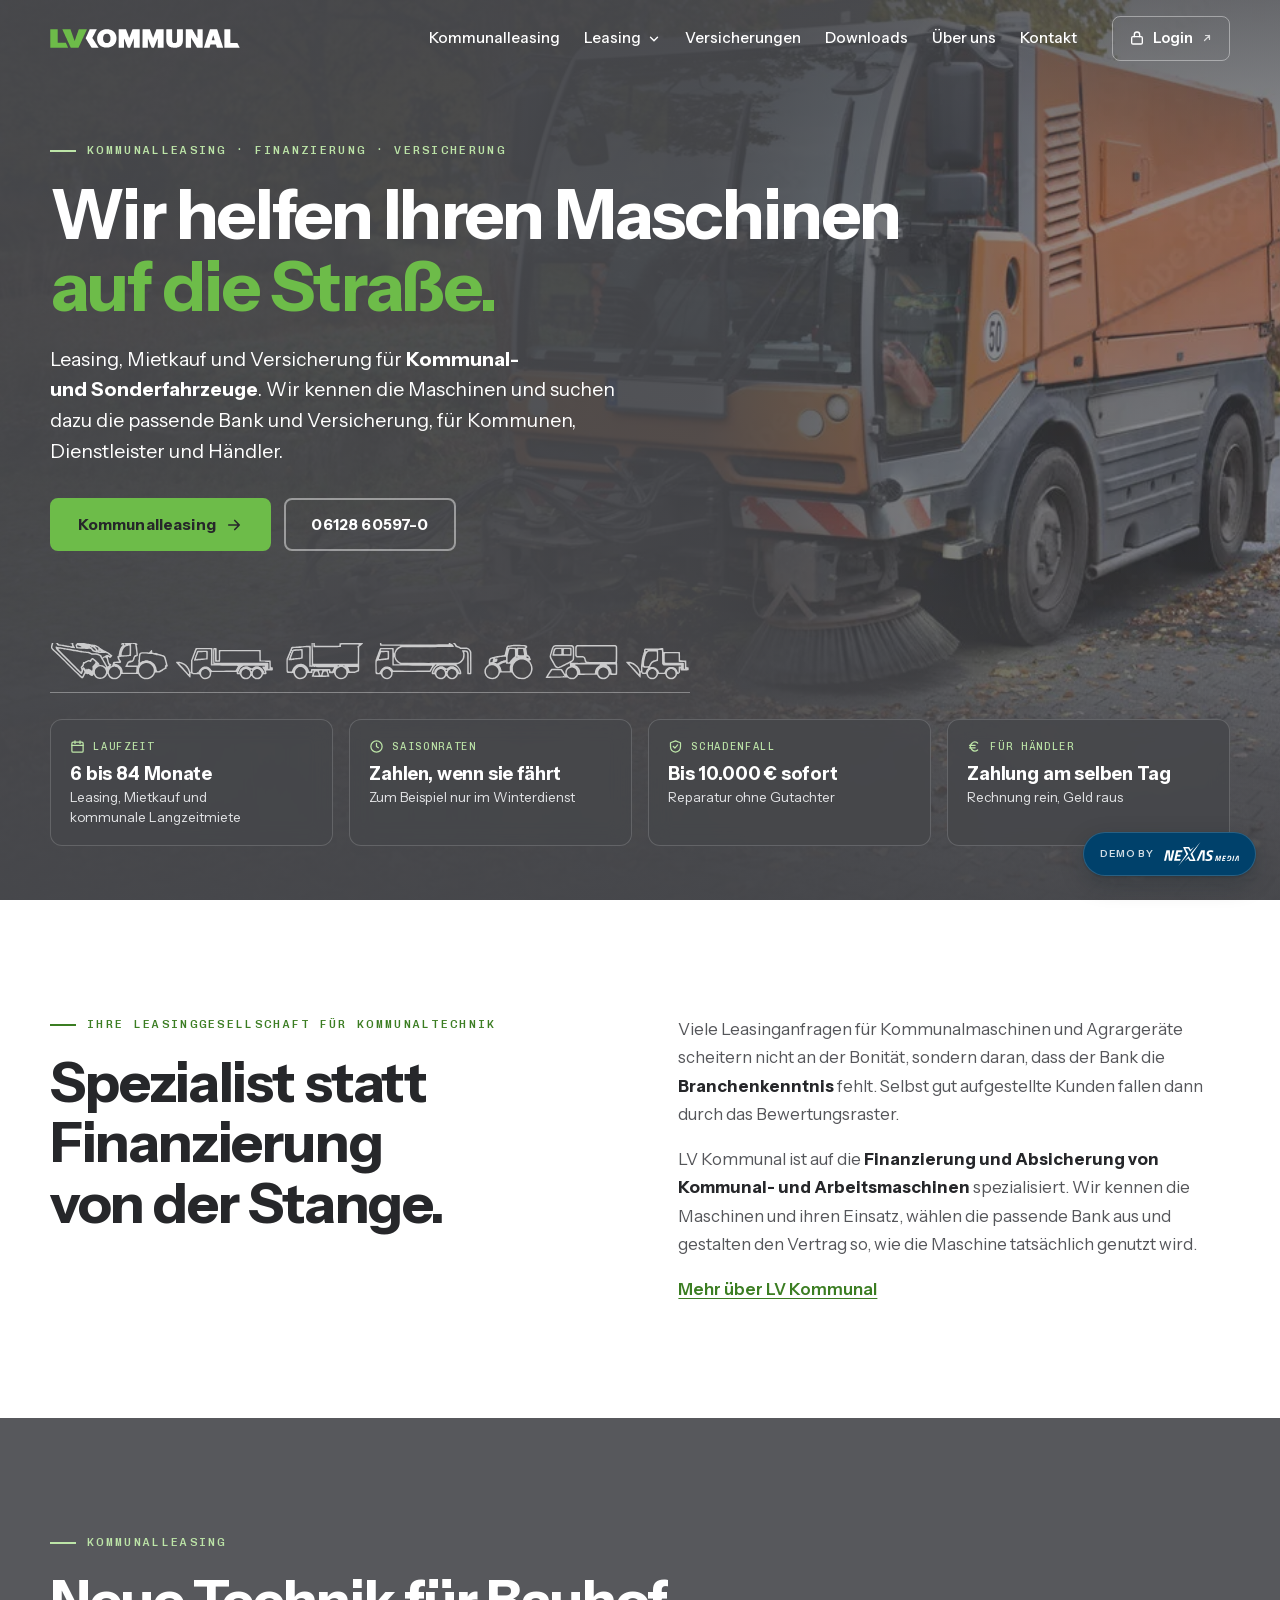
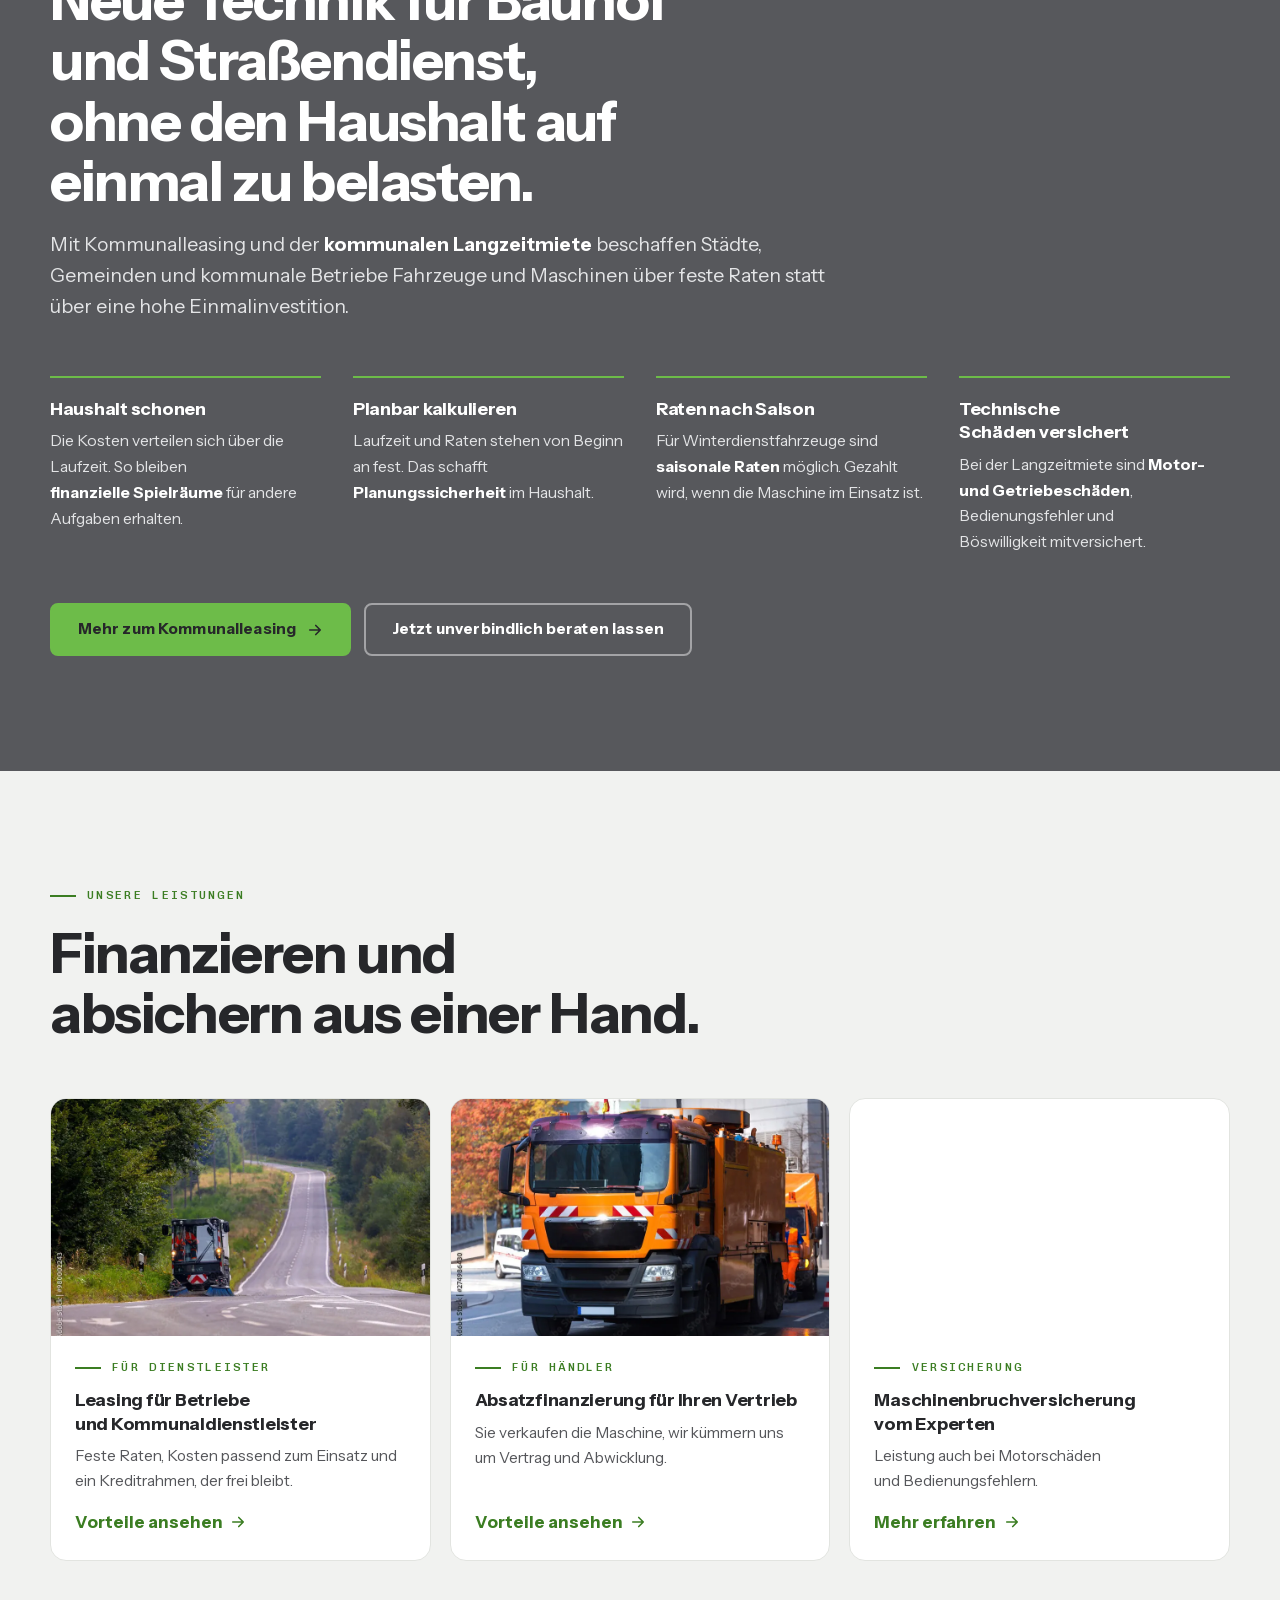
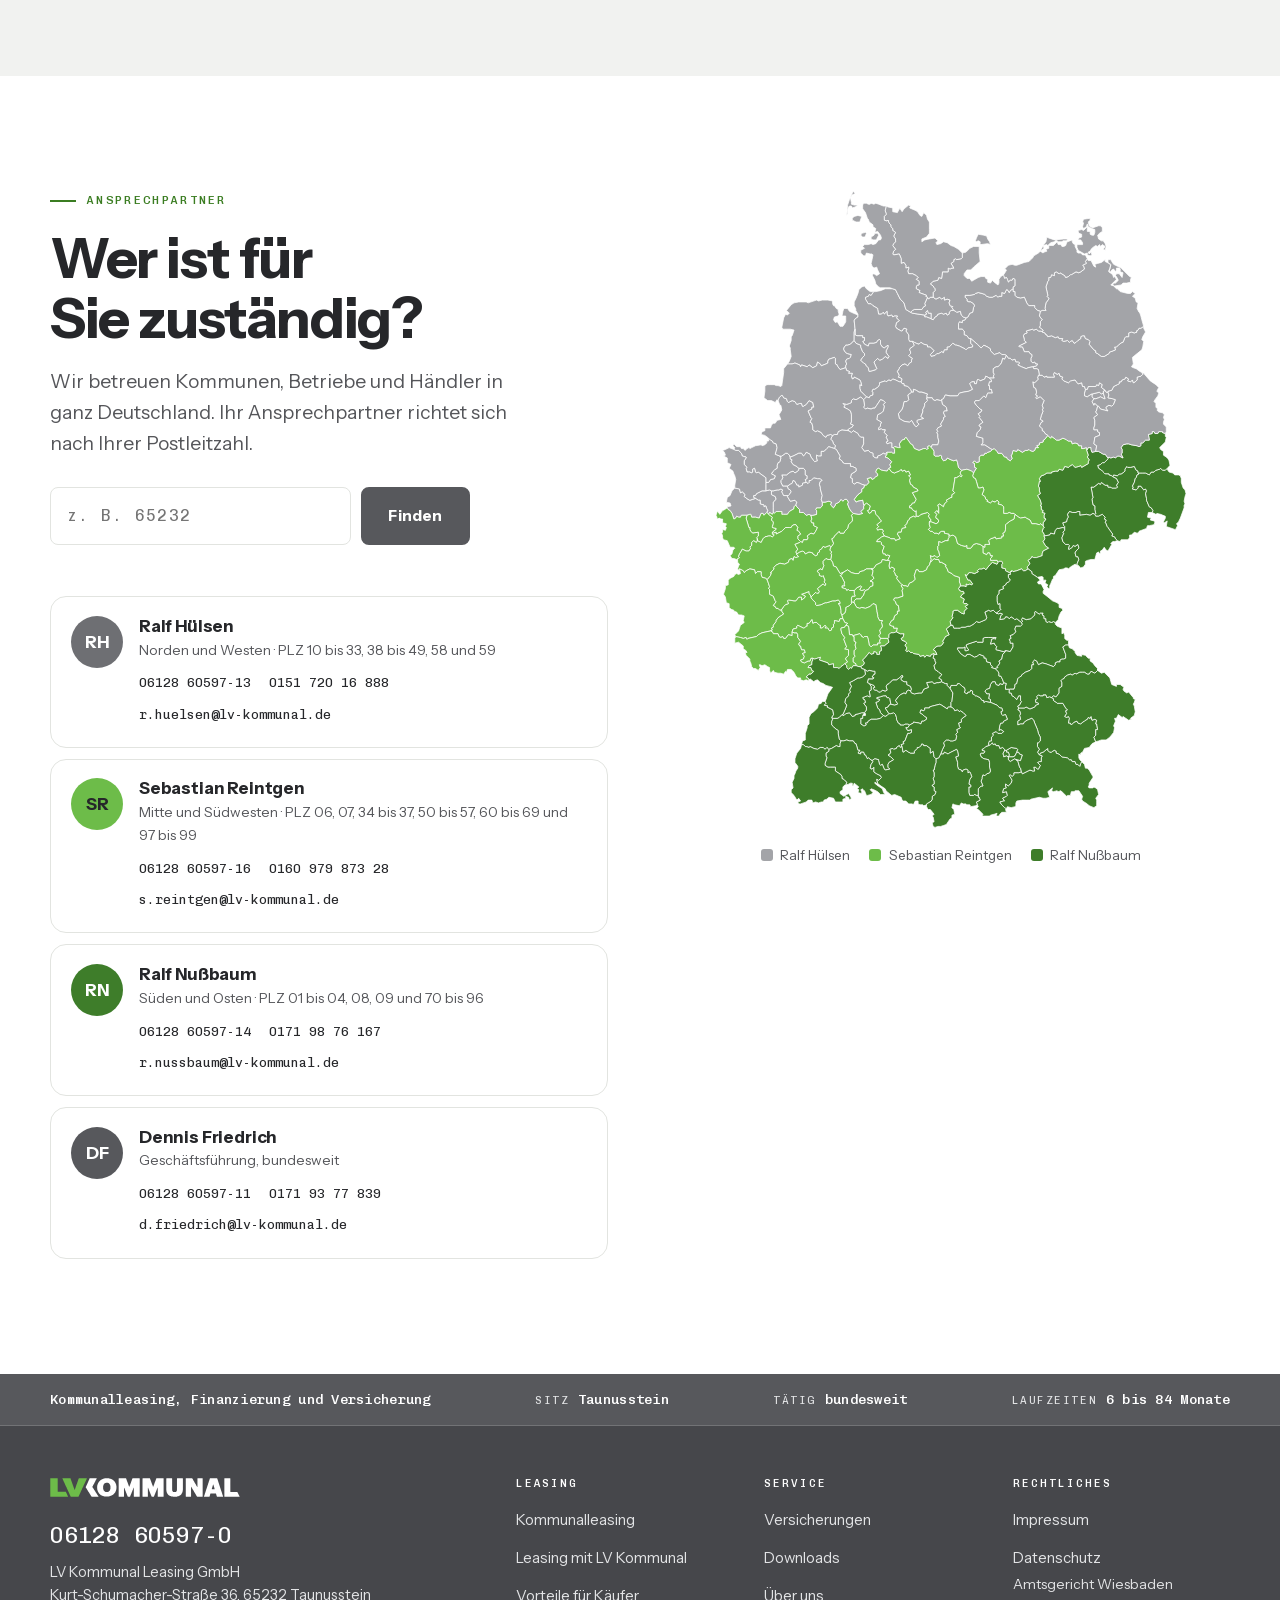
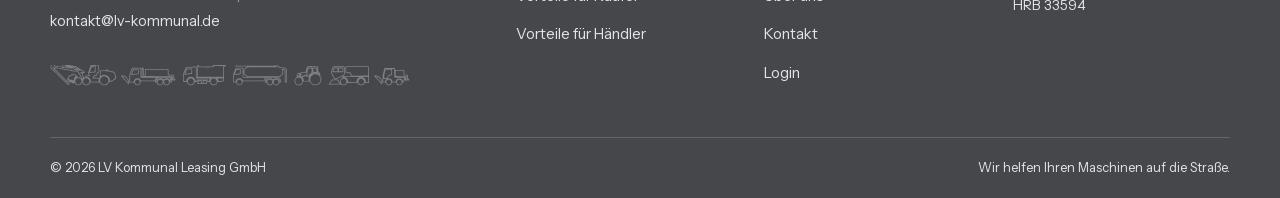
<file: index.html>
<!DOCTYPE html>
<html lang="de" class="no-js">
<head>
<meta charset="utf-8">
<meta name="viewport" content="width=device-width, initial-scale=1">
<title>LV Kommunal | Kommunalleasing und Finanzierung für Kommunal- und Sonderfahrzeuge</title>
<meta name="description" content="LV Kommunal finanziert und versichert Kommunal- und Sonderfahrzeuge: Kommunalleasing, Leasing, Mietkauf, Langzeitmiete und Maschinenbruchversicherung. Aus Taunusstein, bundesweit.">
<meta name="robots" content="noindex,nofollow">
<meta http-equiv="Content-Security-Policy" content="default-src 'self'; img-src 'self' data:; style-src 'self'; script-src 'self'; font-src 'self'; base-uri 'self'; form-action 'self'; object-src 'none'">
<link rel="icon" href="assets/img/favicon.svg" type="image/svg+xml">
<link rel="icon" href="assets/img/favicon-32.png" sizes="32x32" type="image/png">
<link rel="apple-touch-icon" href="assets/img/favicon-180.png">
<meta name="theme-color" content="#57585C">
<script src="assets/js/js-an.js"></script>
<link rel="preload" as="font" type="font/woff2" crossorigin href="assets/fonts/instrument-sans-400-700-latin.woff2">
<link rel="preload" as="font" type="font/woff2" crossorigin href="assets/fonts/chivo-mono-400-500-latin.woff2">
<link rel="preload" as="image" href="assets/img/kehrmaschine-stadt.webp" type="image/webp" fetchpriority="high">
<link rel="stylesheet" href="assets/fonts/fonts.css">
<link rel="stylesheet" href="assets/css/style.css">
<link rel="stylesheet" href="assets/css/demo-pille.css">
<script src="assets/js/main.js" defer></script>
</head>
<body>
<a class="skip" href="#inhalt">Zum Inhalt&nbsp;springen</a>
<header class="kopf">
  <div class="wrap kopf-innen">
    <a class="logo" href="./" aria-label="LV Kommunal, zur Startseite"><img class="logo-dunkel" src="assets/img/logo.svg" alt="LV Kommunal" width="190" height="19"><img class="logo-hell" src="assets/img/logo-hell.svg" alt="" width="190" height="19"></a>
    <button class="menue-knopf" type="button" aria-expanded="false" aria-controls="nav"><span></span><b class="sr">Menü</b></button>
    <nav class="nav" id="nav" aria-label="Hauptnavigation"><ul><li><a href="kommunalleasing">Kommunalleasing</a></li><li class="nav-gruppe"><button type="button" aria-expanded="false">Leasing <svg viewBox="0 0 24 24" fill="none" stroke="currentColor" stroke-width="2.4" stroke-linecap="round" stroke-linejoin="round" aria-hidden="true"><path d="M6 9l6 6 6-6"/></svg></button><ul class="unter"><li><a href="leasing">Leasing mit LV&nbsp;Kommunal</a></li><li><a href="vorteile-kaeufer">Vorteile für&nbsp;Käufer</a></li><li><a href="vorteile-haendler">Vorteile für&nbsp;Händler</a></li></ul></li><li><a href="versicherungen">Versicherungen</a></li><li><a href="downloads">Downloads</a></li><li><a href="ueber-uns">Über&nbsp;uns</a></li><li><a href="kontakt">Kontakt</a></li></ul></nav>
    <!-- Login: ab 01.11.2026 externe Seite, Adresse in seiten.py (LOGIN) ändern -->
    <a class="login" href="https://www.lv-kommunal.de/authentifizierung/authentifizierung" target="_blank" rel="noopener"><svg viewBox="0 0 24 24" fill="none" stroke="currentColor" stroke-width="2" stroke-linecap="round" stroke-linejoin="round" aria-hidden="true"><rect x="4" y="10" width="16" height="11" rx="2"/><path d="M8 10V7a4 4 0 0 1 8 0v3"/></svg><span>Login</span><svg class="extern" viewBox="0 0 24 24" fill="none" stroke="currentColor" stroke-width="2.4" stroke-linecap="round" stroke-linejoin="round" aria-hidden="true"><path d="M7 17L17 7M9 7h8v8"/></svg><span class="sr">(öffnet in neuem&nbsp;Tab)</span></a>
  </div>
</header>
<main id="inhalt">
<section class="hero hero-start">
  <div class="hero-bild"><picture><source srcset="assets/img/kehrmaschine-stadt.webp" type="image/webp"><img src="assets/img/kehrmaschine-stadt.jpg" alt="Kehrmaschine nimmt Herbstlaub am Straßenrand auf" width="1000" height="653" fetchpriority="high"></picture></div>
  <div class="wrap">
    <div class="hero-text">
      <p class="eyebrow">Kommunalleasing · Finanzierung ·&nbsp;Versicherung</p>
      <h1 class="d-xl">Wir helfen Ihren&nbsp;Maschinen <span class="akzent zeile">auf die&nbsp;Straße.</span></h1>
      <p class="lead">Leasing, Mietkauf und Versicherung für <strong>Kommunal- und&nbsp;Sonderfahrzeuge</strong>. Wir kennen die Maschinen und suchen dazu die passende Bank und Versicherung, für Kommunen, Dienstleister und&nbsp;Händler.</p>
      <div class="knoepfe"><a class="btn btn-gruen" href="kommunalleasing">Kommunalleasing <svg viewBox="0 0 24 24" fill="none" stroke="currentColor" stroke-width="2.2" stroke-linecap="round" stroke-linejoin="round" aria-hidden="true"><path d="M5 12h14M13 6l6 6-6 6"/></svg></a><a class="btn btn-linie" href="tel:+4961286059700">06128&nbsp;60597-0</a></div>
    </div>
  </div>
  <div class="wrap hero-fuss"><div class="strasse" aria-hidden="true"><svg class="illu" viewBox="0 60 5928 400" aria-hidden="true"><use href="assets/img/illustration.svg#ill"/></svg></div><ul class="fakten"><li class="fakt"><p class="fakt-kopf"><svg viewBox="0 0 24 24" fill="none" stroke="currentColor" stroke-width="2" stroke-linecap="round" stroke-linejoin="round" aria-hidden="true"><rect x="3" y="5" width="18" height="16" rx="2"/><path d="M3 10h18M8 3v4M16 3v4"/></svg>Laufzeit</p><p class="fakt-wert">6 bis 84&nbsp;Monate</p><p class="fakt-text">Leasing, Mietkauf und kommunale&nbsp;Langzeitmiete</p></li><li class="fakt"><p class="fakt-kopf"><svg viewBox="0 0 24 24" fill="none" stroke="currentColor" stroke-width="2" stroke-linecap="round" stroke-linejoin="round" aria-hidden="true"><circle cx="12" cy="12" r="9"/><path d="M12 7v5l3 2"/></svg>Saisonraten</p><p class="fakt-wert">Zahlen, wenn sie&nbsp;fährt</p><p class="fakt-text">Zum Beispiel nur im&nbsp;Winterdienst</p></li><li class="fakt"><p class="fakt-kopf"><svg viewBox="0 0 24 24" fill="none" stroke="currentColor" stroke-width="2" stroke-linecap="round" stroke-linejoin="round" aria-hidden="true"><path d="M12 3l8 3v6c0 4.5-3.4 8.3-8 9-4.6-.7-8-4.5-8-9V6z"/><path d="M8.5 12l2.5 2.5 4.5-5"/></svg>Schadenfall</p><p class="fakt-wert">Bis 10.000 €&nbsp;sofort</p><p class="fakt-text">Reparatur ohne&nbsp;Gutachter</p></li><li class="fakt"><p class="fakt-kopf"><svg viewBox="0 0 24 24" fill="none" stroke="currentColor" stroke-width="2" stroke-linecap="round" stroke-linejoin="round" aria-hidden="true"><path d="M17 6.5A7 7 0 1 0 17 17.5"/><path d="M4 10h9M4 14h9"/></svg>Für&nbsp;Händler</p><p class="fakt-wert">Zahlung am selben&nbsp;Tag</p><p class="fakt-text">Rechnung rein, Geld&nbsp;raus</p></li></ul></div>
</section>
<section class="sek" aria-label="Über LV Kommunal"><div class="wrap"><div class="zwei">
    <div><p class="eyebrow">Ihre Leasinggesellschaft für&nbsp;Kommunaltechnik</p><h2 class="d-l">Spezialist statt Finanzierung von der&nbsp;Stange.</h2></div>
    <div class="fliess">
      <p>Viele Leasinganfragen für Kommunalmaschinen und Agrargeräte scheitern nicht an der Bonität, sondern daran, dass der Bank die <strong>Branchenkenntnis</strong> fehlt. Selbst gut aufgestellte Kunden fallen dann durch das&nbsp;Bewertungsraster.</p>
      <p>LV Kommunal ist auf die <strong>Finanzierung und Absicherung von Kommunal- und&nbsp;Arbeitsmaschinen</strong> spezialisiert. Wir kennen die Maschinen und ihren Einsatz, wählen die passende Bank aus und gestalten den Vertrag so, wie die Maschine tatsächlich genutzt&nbsp;wird.</p>
      <p><a class="textlink" href="ueber-uns">Mehr über LV&nbsp;Kommunal</a></p>
    </div>
  </div></div></section>
<section class="sek grau-flaeche" aria-labelledby="kl-titel">
  <div class="wrap">
    <div class="sek-kopf"><p class="eyebrow">Kommunalleasing</p><h2 class="d-l" id="kl-titel">Neue Technik für Bauhof und Straßendienst, ohne den Haushalt auf einmal zu&nbsp;belasten.</h2>
      <p class="lead">Mit Kommunalleasing und der <strong>kommunalen&nbsp;Langzeitmiete</strong> beschaffen Städte, Gemeinden und kommunale Betriebe Fahrzeuge und Maschinen über feste Raten statt über eine hohe&nbsp;Einmalinvestition.</p></div>
    <div class="punkte vier"><article class="punkt"><h3 class="d-s">Haushalt&nbsp;schonen</h3><p>Die Kosten verteilen sich über die Laufzeit. So bleiben <strong>finanzielle&nbsp;Spielräume</strong> für andere Aufgaben&nbsp;erhalten.</p></article><article class="punkt"><h3 class="d-s">Planbar&nbsp;kalkulieren</h3><p>Laufzeit und Raten stehen von Beginn an fest. Das schafft <strong>Planungssicherheit</strong> im&nbsp;Haushalt.</p></article><article class="punkt"><h3 class="d-s">Raten nach&nbsp;Saison</h3><p>Für Winterdienstfahrzeuge sind <strong>saisonale&nbsp;Raten</strong> möglich. Gezahlt wird, wenn die Maschine im Einsatz&nbsp;ist.</p></article><article class="punkt"><h3 class="d-s">Technische Schäden&nbsp;versichert</h3><p>Bei der Langzeitmiete sind <strong>Motor- und&nbsp;Getriebeschäden</strong>, Bedienungsfehler und Böswilligkeit&nbsp;mitversichert.</p></article></div>
    <div class="knoepfe abstand"><a class="btn btn-gruen" href="kommunalleasing">Mehr zum&nbsp;Kommunalleasing <svg viewBox="0 0 24 24" fill="none" stroke="currentColor" stroke-width="2.2" stroke-linecap="round" stroke-linejoin="round" aria-hidden="true"><path d="M5 12h14M13 6l6 6-6 6"/></svg></a><a class="btn btn-linie" href="kontakt">Jetzt unverbindlich beraten&nbsp;lassen</a></div>
  </div>
</section>
<section class="sek sek-raum" aria-labelledby="leistungen-titel">
  <div class="wrap">
    <div class="sek-kopf"><p class="eyebrow">Unsere&nbsp;Leistungen</p><h2 class="d-l" id="leistungen-titel">Finanzieren und absichern aus einer&nbsp;Hand.</h2></div>
    <div class="leistungen">
      <a class="leistung" href="vorteile-kaeufer"><span class="leistung-bild"><picture><source srcset="assets/img/kehrmaschine-landstrasse-klein.webp" type="image/webp"><img src="assets/img/kehrmaschine-landstrasse-klein.jpg" alt="Kompakte Kehrmaschine reinigt den Rand einer Landstraße" width="900" height="600" loading="lazy" decoding="async"></picture></span>
        <span class="leistung-text"><span class="eyebrow">Für&nbsp;Dienstleister</span><h3 class="d-s">Leasing für Betriebe und&nbsp;Kommunaldienstleister</h3><p>Feste Raten, Kosten passend zum Einsatz und ein Kreditrahmen, der frei&nbsp;bleibt.</p><span class="mehr">Vorteile&nbsp;ansehen <svg viewBox="0 0 24 24" fill="none" stroke="currentColor" stroke-width="2.2" stroke-linecap="round" stroke-linejoin="round" aria-hidden="true"><path d="M5 12h14M13 6l6 6-6 6"/></svg></span></span></a>
      <a class="leistung" href="vorteile-haendler"><span class="leistung-bild"><picture><source srcset="assets/img/kommunal-lkw-klein.webp" type="image/webp"><img src="assets/img/kommunal-lkw-klein.jpg" alt="Orangefarbener Kommunal-Lkw in der Stadt" width="900" height="600" loading="lazy" decoding="async"></picture></span>
        <span class="leistung-text"><span class="eyebrow">Für&nbsp;Händler</span><h3 class="d-s">Absatzfinanzierung für Ihren&nbsp;Vertrieb</h3><p>Sie verkaufen die Maschine, wir kümmern uns um Vertrag und&nbsp;Abwicklung.</p><span class="mehr">Vorteile&nbsp;ansehen <svg viewBox="0 0 24 24" fill="none" stroke="currentColor" stroke-width="2.2" stroke-linecap="round" stroke-linejoin="round" aria-hidden="true"><path d="M5 12h14M13 6l6 6-6 6"/></svg></span></span></a>
      <a class="leistung" href="versicherungen"><span class="leistung-bild"><picture><source srcset="assets/img/kehrbuerste-laub-klein.webp" type="image/webp"><img src="assets/img/kehrbuerste-laub-klein.jpg" alt="Kehrbürste einer Kehrmaschine beim Aufnehmen von Herbstlaub" width="900" height="600" loading="lazy" decoding="async"></picture></span>
        <span class="leistung-text"><span class="eyebrow">Versicherung</span><h3 class="d-s">Maschinenbruchversicherung vom&nbsp;Experten</h3><p>Leistung auch bei Motorschäden und&nbsp;Bedienungsfehlern.</p><span class="mehr">Mehr&nbsp;erfahren <svg viewBox="0 0 24 24" fill="none" stroke="currentColor" stroke-width="2.2" stroke-linecap="round" stroke-linejoin="round" aria-hidden="true"><path d="M5 12h14M13 6l6 6-6 6"/></svg></span></span></a>
    </div>
  </div>
</section>
<section class="sek" id="ansprechpartner" aria-labelledby="gebiet-titel">
  <div class="wrap gebiet">
    <div>
      <p class="eyebrow">Ansprechpartner</p>
      <h2 class="d-l" id="gebiet-titel">Wer ist für Sie&nbsp;zuständig?</h2>
      <p class="lead">Wir betreuen Kommunen, Betriebe und Händler in ganz Deutschland. Ihr Ansprechpartner richtet sich nach Ihrer&nbsp;Postleitzahl.</p>
      <form class="plz-suche" id="plz-form" role="search">
        <label class="sr" for="plz">Postleitzahl</label>
        <input id="plz" name="plz" inputmode="numeric" autocomplete="postal-code" maxlength="5" placeholder="z. B. 65232">
        <button class="btn btn-grau" type="submit">Finden</button>
      </form>
      <p class="plz-meldung" id="plz-meldung" aria-live="polite"></p>
      <div class="personen" id="personen"><article class="person" data-gebiet="huelsen"><span class="person-kuerzel" aria-hidden="true">RH</span><div>
        <h3>Ralf&nbsp;Hülsen</h3><p class="rolle">Norden und Westen · PLZ 10 bis 33, 38 bis 49, 58 und&nbsp;59</p>
        <p class="wege"><a href="tel:+4961286059713">06128&nbsp;60597-13</a><a href="tel:+4915172016888">0151 720 16&nbsp;888</a><a href="mailto:r.huelsen@lv-kommunal.de">r.huelsen@lv-kommunal.de</a></p></div></article><article class="person" data-gebiet="reintgen"><span class="person-kuerzel" aria-hidden="true">SR</span><div>
        <h3>Sebastian&nbsp;Reintgen</h3><p class="rolle">Mitte und Südwesten · PLZ 06, 07, 34 bis 37, 50 bis 57, 60 bis 69 und 97 bis&nbsp;99</p>
        <p class="wege"><a href="tel:+4961286059716">06128&nbsp;60597-16</a><a href="tel:+4916097987328">0160 979 873&nbsp;28</a><a href="mailto:s.reintgen@lv-kommunal.de">s.reintgen@lv-kommunal.de</a></p></div></article><article class="person" data-gebiet="nussbaum"><span class="person-kuerzel" aria-hidden="true">RN</span><div>
        <h3>Ralf&nbsp;Nußbaum</h3><p class="rolle">Süden und Osten · PLZ 01 bis 04, 08, 09 und 70 bis&nbsp;96</p>
        <p class="wege"><a href="tel:+4961286059714">06128&nbsp;60597-14</a><a href="tel:+491719876167">0171 98 76&nbsp;167</a><a href="mailto:r.nussbaum@lv-kommunal.de">r.nussbaum@lv-kommunal.de</a></p></div></article><article class="person" data-gebiet="alle"><span class="person-kuerzel" aria-hidden="true">DF</span><div>
        <h3>Dennis&nbsp;Friedrich</h3><p class="rolle">Geschäftsführung,&nbsp;bundesweit</p>
        <p class="wege"><a href="tel:+4961286059711">06128&nbsp;60597-11</a><a href="tel:+491719377839">0171 93 77&nbsp;839</a><a href="mailto:d.friedrich@lv-kommunal.de">d.friedrich@lv-kommunal.de</a></p></div></article></div>
    </div>
    <div class="karte-spalte">
      <div class="karte-wrap" id="karte"><svg class="karte-svg" viewBox="0 0 500 677" aria-hidden="true"><path data-plz="01" data-gebiet="nussbaum" d="M422 304 426 306 428 310 426 313 427 315 426 316 421 316 420 315 417 315 417 313 414 313 410 310 409 312 407 311 402 315 399 315 401 326 400 328 401 334 403 335 403 339 404 343 403 344 404 346 407 346 411 344 414 347 413 349 415 350 414 353 415 354 416 357 417 358 419 361 422 365 421 367 424 368 425 370 427 372 430 373 431 371 438 371 440 369 440 366 442 366 445 363 448 364 450 363 450 362 458 359 459 356 461 356 466 355 467 352 466 351 462 350 463 348 459 347 460 342 464 342 465 340 463 337 461 336 458 329 458 327 457 322 458 319 457 317 455 318 452 314 449 314 449 316 447 318 443 317 444 315 443 314 445 310 446 306 447 305 448 302 450 301 449 300 449 298 447 297 445 293 441 294 438 294 437 293 435 296 435 298 434 299 431 301 429 301 427 303 423 302 422 304Z"/><path data-plz="02" data-gebiet="nussbaum" d="M464 342 468 344 469 343 473 344 478 346 478 348 476 352 477 353 480 351 479 357 488 360 489 360 491 356 490 354 492 352 494 348 498 337 498 334 499 333 498 330 499 325 500 322 499 318 497 316 495 310 495 306 494 303 492 302 488 302 486 300 482 299 480 296 481 294 480 295 478 297 475 297 474 296 473 295 472 296 468 297 466 299 463 299 461 302 457 300 454 300 449 300 450 301 448 302 447 305 446 306 445 310 443 314 444 315 443 317 447 318 449 316 449 314 452 314 455 318 457 317 458 319 457 322 458 327 458 329 461 336 463 337 465 340 464 342Z"/><path data-plz="03" data-gebiet="nussbaum" d="M449 300 454 300 457 300 461 302 463 299 466 299 468 297 472 296 473 295 474 296 475 297 478 297 480 295 481 294 483 292 482 287 481 285 479 283 476 281 476 277 473 275 472 273 478 267 479 262 478 261 478 258 475 257 475 256 471 256 470 258 467 258 466 256 464 256 464 258 460 259 461 265 457 265 454 268 452 268 452 271 450 272 448 271 442 270 439 269 437 269 433 270 431 273 432 275 432 279 431 280 433 284 429 282 427 282 425 284 423 283 420 284 418 283 417 284 417 285 413 289 411 289 409 291 406 292 407 295 410 297 411 298 413 300 414 301 418 301 418 302 421 303 422 304 423 302 427 303 429 301 431 301 434 299 435 298 435 296 437 293 438 294 441 294 445 293 447 297 449 298 449 300Z"/><path data-plz="04" data-gebiet="nussbaum" d="M422 304 421 303 418 302 418 301 414 301 413 300 411 298 410 297 407 295 406 292 409 291 411 289 413 289 417 285 417 284 414 280 412 280 407 277 404 277 400 278 399 275 399 273 396 273 395 275 394 275 396 281 395 283 397 286 396 288 396 290 389 294 388 292 386 293 382 294 379 291 376 293 375 294 371 293 369 297 365 296 364 298 361 298 357 299 357 300 352 300 349 302 346 303 344 306 345 309 344 309 343 314 344 316 344 319 345 322 342 324 345 329 346 333 345 335 346 335 346 339 348 340 347 342 350 343 349 345 349 348 351 349 348 353 348 356 349 358 348 359 347 362 349 365 349 367 355 366 356 364 360 365 361 361 363 359 365 359 369 358 371 359 371 357 370 356 369 353 373 352 374 348 375 347 374 344 376 341 379 342 383 342 385 341 387 341 387 345 394 344 398 345 401 343 403 344 404 343 403 339 403 335 401 334 400 328 401 326 399 315 402 315 407 311 409 312 410 310 414 313 417 313 417 315 420 315 421 316 426 316 427 315 426 313 428 310 426 306 422 304Z"/><path data-plz="06" data-gebiet="reintgen" d="M395 275 394 273 391 274 389 274 389 271 386 271 385 269 382 268 379 269 378 266 375 266 373 265 372 264 369 263 365 265 362 265 361 264 357 261 356 263 353 260 349 265 348 265 348 267 344 268 344 270 341 271 343 273 340 273 339 276 337 277 334 276 333 275 331 276 329 276 326 278 321 275 320 277 316 276 315 280 314 281 315 285 313 287 310 285 309 283 307 283 304 279 300 279 299 277 296 274 294 275 292 277 289 278 288 279 286 279 285 281 282 281 280 283 280 287 280 288 277 289 275 287 273 289 275 290 275 294 277 295 275 298 274 300 273 303 274 305 276 306 277 309 279 316 281 316 284 315 285 318 283 323 286 325 287 328 289 329 288 330 292 332 294 330 297 331 299 329 301 331 300 333 304 334 306 336 306 339 306 343 310 343 312 342 314 343 317 343 318 344 322 347 324 348 329 347 330 348 334 350 336 354 340 354 344 355 345 354 348 356 348 353 351 349 349 348 349 345 350 343 347 342 348 340 346 339 346 335 345 335 346 333 345 329 342 324 345 322 344 319 344 316 343 314 344 309 345 309 344 306 346 303 349 302 352 300 357 300 357 299 361 298 364 298 365 296 369 297 371 293 375 294 376 293 379 291 382 294 386 293 388 292 389 294 396 290 396 288 397 286 395 283 396 281 394 275 395 275Z"/><path data-plz="07" data-gebiet="reintgen" d="M348 356 345 354 344 355 340 354 336 354 334 350 330 348 329 347 324 348 322 347 318 344 317 349 313 351 309 354 308 355 308 360 307 363 305 364 306 367 304 367 304 369 298 370 297 368 295 369 292 370 290 372 291 376 288 376 286 376 286 379 284 378 284 382 284 385 288 387 289 385 291 385 292 388 294 388 293 390 292 391 292 393 294 393 299 393 300 395 301 394 304 394 305 396 304 397 304 401 308 402 308 404 312 406 315 404 316 405 320 404 325 402 327 404 329 404 332 402 331 400 333 398 334 396 332 393 335 391 336 389 338 390 341 390 347 388 347 386 348 383 354 380 353 379 351 378 348 373 350 370 349 367 349 365 347 362 348 359 349 358 348 356Z"/><path data-plz="08" data-gebiet="nussbaum" d="M349 367 350 370 348 373 351 378 353 379 354 380 348 383 347 386 347 388 341 390 338 390 336 389 335 391 332 393 334 396 333 398 331 400 332 402 336 405 336 407 339 409 342 411 347 410 348 411 348 414 351 414 350 417 353 419 352 421 354 423 355 423 355 420 356 418 358 413 359 412 359 410 361 409 365 403 370 402 371 401 374 401 375 402 377 400 382 397 386 399 384 397 386 392 385 389 383 389 382 385 383 383 386 380 386 379 385 376 382 378 380 377 379 379 376 381 375 381 376 377 375 376 372 376 369 373 368 369 370 364 369 363 371 361 371 359 369 358 365 359 363 359 361 361 360 365 356 364 355 366 349 367Z"/><path data-plz="09" data-gebiet="nussbaum" d="M403 344 401 343 398 345 394 344 387 345 387 341 385 341 383 342 379 342 376 341 374 344 375 347 374 348 373 352 369 353 370 356 371 357 371 359 371 361 369 363 370 364 368 369 369 373 372 376 375 376 376 377 375 381 376 381 379 379 380 377 382 378 385 376 386 379 386 380 383 383 382 385 383 389 385 389 386 392 384 397 386 399 388 401 391 400 393 397 393 394 395 393 399 392 403 392 405 385 407 384 408 386 409 385 409 383 411 382 413 379 415 382 417 383 421 376 420 375 422 373 424 373 427 372 425 370 424 368 421 367 422 365 419 361 417 358 416 357 415 354 414 353 415 350 413 349 414 347 411 344 407 346 404 346 403 344Z"/><path data-plz="10" data-gebiet="huelsen" d="M412 215 410 216 408 214 400 216 400 219 402 221 404 221 407 220 409 219 413 221 414 221 412 215Z"/><path data-plz="12" data-gebiet="huelsen" d="M402 221 400 224 402 228 403 226 406 229 407 229 409 232 413 233 417 234 415 231 415 230 418 228 421 229 423 227 425 222 422 221 417 220 418 217 417 214 415 214 414 212 412 213 412 215 414 221 413 221 409 219 407 220 404 221 402 221Z"/><path data-plz="13" data-gebiet="huelsen" d="M412 215 412 213 414 212 410 209 411 206 408 204 407 207 405 206 404 208 396 208 395 211 393 211 392 215 392 218 395 219 398 217 400 216 408 214 410 216 412 215Z"/><path data-plz="14" data-gebiet="huelsen" d="M404 277 405 271 402 269 403 262 408 260 408 257 406 256 406 254 402 254 402 252 403 249 403 244 402 241 406 238 404 235 405 233 406 229 403 226 402 228 400 224 402 221 400 219 400 216 398 217 395 219 392 218 392 215 393 211 392 208 390 208 389 204 386 205 385 205 382 201 377 202 375 204 370 202 368 200 369 198 366 197 365 194 363 195 360 193 359 195 360 198 357 198 352 198 352 197 349 198 347 196 344 196 343 196 342 199 343 200 339 204 337 203 338 209 340 210 341 214 340 217 342 218 340 220 341 221 345 219 349 223 347 228 348 231 347 233 348 234 346 239 345 243 348 245 346 246 344 250 347 253 347 255 349 256 350 258 353 260 356 263 357 261 361 264 362 265 365 265 369 263 372 264 373 265 375 266 378 266 379 269 382 268 385 269 386 271 389 271 389 274 391 274 394 273 395 275 396 273 399 273 399 275 400 278 404 277Z"/><path data-plz="15" data-gebiet="huelsen" d="M478 258 479 256 479 251 476 248 476 246 477 243 476 241 477 238 475 236 471 235 469 233 470 232 468 230 468 226 466 224 467 222 470 218 471 215 469 213 471 209 468 206 462 202 455 194 453 193 454 195 452 197 448 198 448 201 446 203 444 204 443 201 441 203 438 202 439 200 436 198 435 200 432 201 431 203 429 203 429 205 427 206 423 208 421 212 417 213 417 214 418 217 417 220 422 221 425 222 423 227 421 229 418 228 415 230 415 231 417 234 413 233 409 232 407 229 406 229 405 233 404 235 406 238 402 241 403 244 403 249 402 252 402 254 406 254 406 256 408 257 408 260 403 262 402 269 405 271 404 277 407 277 412 280 414 280 417 284 418 283 420 284 423 283 425 284 427 282 429 282 433 284 431 280 432 279 432 275 431 273 433 270 437 269 439 269 442 270 448 271 450 272 452 271 452 268 454 268 457 265 461 265 460 259 464 258 464 256 466 256 467 258 470 258 471 256 475 256 475 257 478 258Z"/><path data-plz="16" data-gebiet="huelsen" d="M417 214 417 213 421 212 423 208 427 206 429 205 429 203 431 203 432 201 435 200 436 198 439 200 438 202 441 203 443 201 444 204 446 203 448 201 448 198 452 197 454 195 453 193 451 192 447 189 444 188 442 187 444 184 443 177 448 173 453 169 454 166 455 160 453 158 454 155 457 150 456 148 455 146 455 144 452 146 450 146 449 148 447 149 448 150 445 151 442 150 439 151 439 155 436 155 435 156 433 161 432 161 429 163 426 166 424 166 425 169 420 171 419 171 418 173 413 176 410 176 406 173 404 172 404 170 402 169 397 163 398 160 396 158 393 157 392 154 390 154 388 155 388 157 385 159 383 161 381 162 379 159 377 160 376 161 374 159 370 160 368 159 369 157 365 157 364 155 361 156 357 154 353 155 352 153 351 153 350 151 347 150 346 149 343 149 341 147 338 148 337 147 333 148 330 149 331 151 328 152 327 154 328 158 328 159 330 161 322 165 323 166 326 166 328 171 329 171 333 171 334 173 336 174 336 176 335 178 335 181 337 183 339 182 340 184 342 184 341 186 337 187 338 189 341 189 343 190 344 196 347 196 349 198 352 197 352 198 357 198 360 198 359 195 360 193 363 195 365 194 366 197 369 198 368 200 370 202 375 204 377 202 382 201 385 205 386 205 389 204 390 208 392 208 393 211 395 211 396 208 404 208 405 206 407 207 408 204 411 206 410 209 414 212 415 214 417 214Z"/><path data-plz="17" data-gebiet="huelsen" d="M455 144 453 137 452 133 451 130 450 129 448 125 449 119 447 118 446 114 443 112 446 109 443 107 441 109 438 109 430 107 427 104 426 104 423 101 420 100 424 96 426 94 424 91 423 92 422 89 418 86 418 84 419 83 420 78 414 75 414 73 410 76 406 77 403 78 404 81 402 80 399 74 396 74 395 72 393 75 394 77 390 79 391 80 392 83 388 86 386 87 383 86 378 89 377 89 375 91 372 92 371 90 366 87 365 88 362 86 360 87 360 90 357 89 356 92 354 92 354 95 353 96 351 102 353 111 352 112 354 114 354 115 351 119 350 125 351 127 347 127 345 128 344 133 347 137 345 139 345 143 344 145 348 148 347 150 350 151 351 153 352 153 353 155 357 154 361 156 364 155 365 157 369 157 368 159 370 160 374 159 376 161 377 160 379 159 381 162 383 161 385 159 388 157 388 155 390 154 392 154 393 157 396 158 398 160 397 163 402 169 404 170 404 172 406 173 410 176 413 176 418 173 419 171 420 171 425 169 424 166 426 166 429 163 432 161 433 161 435 156 436 155 439 155 439 151 442 150 445 151 448 150 447 149 449 148 450 146 452 146 455 144ZM433 98 437 98 441 97 441 94 442 92 440 91 431 82 427 80 423 78 421 75 420 73 418 73 417 74 417 76 420 79 418 86 420 86 421 84 423 83 425 86 426 84 426 82 429 82 430 83 430 86 433 87 432 92 429 88 426 88 425 90 426 91 428 95 425 98 423 98 422 100 424 101 431 100 433 98Z"/><path data-plz="18" data-gebiet="huelsen" d="M395 72 393 68 390 68 388 66 385 66 384 65 384 63 382 59 382 57 380 56 379 54 379 52 374 54 373 55 372 58 370 59 368 59 367 57 364 57 363 54 359 58 355 58 354 58 354 61 351 62 352 64 349 65 348 66 345 64 349 61 348 58 352 57 353 58 356 55 360 54 362 52 364 54 368 54 369 53 373 53 374 51 370 51 360 52 354 50 352 49 351 54 348 58 345 64 343 66 338 69 337 71 335 73 333 75 328 76 320 79 318 79 315 78 311 79 307 83 309 84 308 86 306 89 306 90 307 93 309 92 310 94 311 97 313 95 315 95 316 93 318 94 318 96 318 101 316 102 316 104 316 107 318 107 318 111 320 113 324 114 328 113 331 120 333 122 336 122 339 122 339 124 342 127 345 128 347 127 351 127 350 125 351 119 354 115 354 114 352 112 353 111 351 102 353 96 354 95 354 92 356 92 357 89 360 90 360 87 362 86 365 88 366 87 371 90 372 92 375 91 377 89 378 89 383 86 386 87 388 86 392 83 391 80 390 79 394 77 393 75 395 72ZM395 43 395 38 391 42 389 41 385 42 386 45 389 46 389 49 386 50 385 52 388 52 390 55 390 57 384 57 384 60 385 62 385 63 392 67 395 66 395 68 398 69 400 68 399 65 397 67 396 65 398 64 399 62 401 60 404 58 406 59 408 57 409 59 411 57 414 59 412 62 414 63 415 59 414 56 412 53 410 53 407 51 406 47 408 45 411 43 411 39 409 37 407 37 401 39 398 38 397 37 396 33 398 31 398 29 391 30 390 33 391 34 390 38 391 40 394 38 395 35 396 38 400 40 403 41 403 44 402 47 400 47 398 46 398 43 395 43Z"/><path data-plz="19" data-gebiet="huelsen" d="M347 150 348 148 344 145 345 143 345 139 347 137 344 133 345 128 342 127 339 124 339 122 336 122 333 122 331 120 328 113 324 114 320 113 318 111 318 107 316 107 316 104 313 106 312 108 310 105 309 105 307 109 304 108 304 112 301 112 300 113 298 111 294 113 291 113 288 112 286 110 283 109 279 108 276 109 275 110 270 111 265 111 265 113 267 115 267 117 269 118 271 118 274 120 275 122 274 124 273 129 270 130 268 134 266 135 265 137 262 138 262 140 259 139 258 141 258 147 262 147 264 149 264 153 267 154 269 157 271 157 278 163 282 167 285 164 289 166 292 168 292 170 296 174 299 173 302 172 304 174 307 174 309 175 311 178 313 178 315 180 318 179 319 182 322 182 323 183 321 185 325 187 330 189 332 188 337 187 341 186 342 184 340 184 339 182 337 183 335 181 335 178 336 176 336 174 334 173 333 171 329 171 328 171 326 166 323 166 322 165 330 161 328 159 328 158 327 154 328 152 331 151 330 149 333 148 337 147 338 148 341 147 343 149 346 149 347 150Z"/><path data-plz="20" data-gebiet="huelsen" d="M229 136 229 130 226 130 225 127 223 129 224 131 222 132 222 134 224 134 229 136Z"/><path data-plz="21" data-gebiet="huelsen" d="M266 135 263 134 261 132 260 128 256 129 255 128 253 127 250 127 248 129 248 131 246 132 245 130 242 131 240 130 236 131 235 133 233 134 231 137 229 136 224 134 222 134 222 132 209 130 207 129 202 126 200 119 196 115 193 109 191 105 188 104 185 104 180 104 175 106 170 107 166 107 167 108 165 111 163 110 162 112 159 113 159 115 162 120 165 120 167 122 172 125 172 126 173 131 176 131 178 129 179 131 182 128 182 131 183 133 187 132 188 134 190 133 193 133 192 135 195 138 192 140 191 144 192 146 197 149 198 149 200 146 203 147 202 149 205 153 205 158 206 160 209 160 211 161 213 162 216 163 218 161 221 163 225 164 225 166 228 166 232 170 228 174 229 176 233 175 235 173 237 173 240 171 242 172 243 169 246 169 246 166 248 166 251 163 252 162 255 164 256 164 259 165 263 167 265 168 266 169 268 167 273 166 273 164 271 162 271 157 269 157 267 154 264 153 264 149 262 147 258 147 258 141 259 139 262 140 262 138 265 137 266 135Z"/><path data-plz="22" data-gebiet="huelsen" d="M229 136 231 137 233 134 235 133 236 131 240 130 242 131 245 130 246 132 248 131 248 129 250 127 253 127 251 124 252 123 249 122 248 119 249 116 246 115 243 116 243 113 240 115 238 113 234 115 231 113 228 113 226 115 225 113 222 120 223 122 221 123 219 126 215 126 211 126 209 127 207 129 209 130 222 132 224 131 223 129 225 127 226 130 229 130 229 136Z"/><path data-plz="23" data-gebiet="huelsen" d="M306 89 303 91 301 94 301 98 300 100 296 97 294 95 292 98 289 97 289 94 287 93 286 91 282 91 279 92 272 96 270 93 267 93 264 90 264 88 267 84 271 84 274 81 281 75 280 66 280 59 274 59 270 61 266 65 262 66 262 67 262 71 261 72 256 73 255 72 253 73 253 75 250 77 253 82 251 82 249 83 247 82 247 86 241 86 240 93 237 92 236 95 231 96 228 99 231 101 232 103 233 104 233 106 231 108 231 113 234 115 238 113 240 115 243 113 243 116 246 115 249 116 248 119 249 122 252 123 251 124 253 127 255 128 256 129 260 128 261 132 263 134 266 135 268 134 270 130 273 129 274 124 275 122 274 120 271 118 269 118 267 117 267 115 265 113 265 111 270 111 275 110 276 109 279 108 283 109 286 110 288 112 291 113 294 113 298 111 300 113 301 112 304 112 304 108 307 109 309 105 310 105 312 108 313 106 316 104 316 102 318 101 318 96 318 94 316 93 315 95 313 95 311 97 310 94 309 92 307 93 306 90 306 89ZM288 48 285 47 279 46 278 48 277 50 276 53 277 54 279 53 281 54 281 56 282 57 289 56 292 57 291 54 289 51 288 48Z"/><path data-plz="24" data-gebiet="huelsen" d="M231 113 231 108 233 106 233 104 232 103 231 101 228 99 231 96 236 95 237 92 240 93 241 86 247 86 247 82 249 83 251 82 253 82 250 77 253 75 253 73 255 72 256 73 261 72 262 71 262 67 262 66 261 65 258 62 253 59 250 58 246 55 242 54 239 56 235 57 234 55 236 53 233 50 227 51 222 52 219 54 219 51 224 49 227 45 227 41 227 33 225 30 224 26 223 25 221 23 219 27 217 26 215 23 213 21 206 18 207 16 205 15 200 19 198 22 196 19 195 19 193 23 188 22 188 18 183 17 181 16 180 21 181 24 181 25 179 27 179 30 179 31 182 32 183 31 184 34 186 36 186 38 188 40 188 42 191 44 189 48 191 51 191 54 189 56 188 58 191 62 189 64 188 67 189 68 195 67 197 72 197 77 200 76 202 79 202 82 205 81 205 83 204 85 205 88 208 88 209 88 213 90 215 92 213 94 216 96 216 100 214 100 213 102 213 104 217 106 216 108 224 111 223 112 225 113 226 115 228 113 231 113Z"/><path data-plz="25" data-gebiet="huelsen" d="M207 129 209 127 211 126 215 126 219 126 221 123 223 122 222 120 225 113 223 112 224 111 216 108 217 106 213 104 213 102 214 100 216 100 216 96 213 94 215 92 213 90 209 88 208 88 205 88 204 85 205 83 205 81 202 82 202 79 200 76 197 77 197 72 195 67 189 68 188 67 189 64 191 62 188 58 189 56 191 54 191 51 189 48 191 44 188 42 188 40 186 38 186 36 184 34 183 31 182 32 179 31 179 30 179 27 181 25 181 24 180 21 181 16 178 16 173 14 170 13 168 14 165 13 164 14 162 14 160 13 157 13 156 15 147 15 144 14 144 12 143 7 145 4 148 3 146 0 142 9 140 15 139 26 140 24 140 20 141 17 142 16 144 16 145 18 148 17 151 15 156 15 156 19 159 23 161 29 162 30 163 33 167 36 167 38 170 40 169 44 172 43 175 47 176 50 175 52 173 52 170 56 167 57 165 56 162 57 158 57 156 59 158 61 154 63 154 66 157 69 159 69 160 66 164 67 166 67 167 68 166 73 165 77 166 80 168 82 171 81 172 84 173 86 174 88 171 90 168 88 166 89 169 95 170 99 173 102 175 103 185 103 188 104 191 105 193 109 196 115 200 119 202 126 207 129ZM168 47 165 49 165 51 167 52 170 52 171 51 173 47 172 45 169 45 168 47ZM159 48 160 45 159 44 155 45 154 47 156 49 158 49 159 48ZM151 33 153 33 155 27 151 26 147 27 145 29 145 31 149 33 151 33Z"/><path data-plz="26" data-gebiet="huelsen" d="M138 188 138 186 139 184 138 181 139 179 142 178 143 177 144 174 140 173 138 172 136 169 136 167 138 164 140 164 143 163 147 159 147 150 148 147 147 138 148 136 151 134 151 132 144 129 142 128 140 125 138 125 136 125 135 128 134 133 138 133 138 134 138 139 137 141 135 144 132 144 129 139 127 140 125 137 126 134 130 133 131 131 130 128 130 126 128 125 126 122 125 122 124 120 124 117 119 116 113 116 109 117 107 116 98 119 96 118 88 118 83 119 80 121 75 127 78 130 76 132 74 131 72 135 70 145 71 147 73 147 79 147 83 148 81 154 80 155 80 159 78 165 79 167 79 169 80 176 78 181 76 184 79 184 81 184 84 183 89 185 90 187 91 185 97 187 99 185 103 188 107 186 108 182 111 184 112 186 117 184 119 183 119 181 120 179 126 177 127 178 127 181 127 184 129 185 129 186 132 190 138 188Z"/><path data-plz="27" data-gebiet="huelsen" d="M166 107 164 107 160 104 158 101 155 102 152 105 151 109 149 114 147 118 147 122 149 126 148 126 151 131 151 132 151 134 148 136 147 138 148 147 148 149 148 153 150 154 156 154 156 156 158 156 158 159 156 160 158 163 162 165 163 162 168 162 171 161 172 159 174 158 175 159 175 163 177 166 179 167 183 164 183 166 181 170 181 172 184 176 183 178 180 176 177 179 174 180 172 178 170 180 168 182 171 189 170 190 167 191 163 192 162 188 160 186 159 184 157 183 154 180 156 177 158 175 158 173 156 171 154 166 154 164 149 162 147 159 143 163 140 164 138 164 136 167 136 169 138 172 140 173 144 174 143 177 142 178 139 179 138 181 139 184 138 186 138 188 139 191 142 192 141 194 145 194 144 197 145 200 147 199 147 198 153 201 154 203 155 207 153 206 153 210 154 213 160 219 163 220 164 218 167 217 167 214 166 213 167 211 169 211 173 208 174 206 174 204 180 202 181 203 184 201 186 202 188 200 191 201 193 202 195 203 197 203 198 200 197 199 194 198 195 196 193 192 195 189 195 188 198 185 201 184 204 186 206 183 208 182 208 180 209 178 206 176 205 175 207 173 207 171 206 169 207 167 209 166 211 164 209 160 206 160 205 158 205 153 202 149 203 147 200 146 198 149 197 149 192 146 191 144 192 140 195 138 192 135 193 133 190 133 188 134 187 132 183 133 182 131 182 128 179 131 178 129 176 131 173 131 172 126 172 125 167 122 165 120 162 120 159 115 159 113 162 112 163 110 165 111 167 108 166 107Z"/><path data-plz="28" data-gebiet="huelsen" d="M147 159 149 162 154 164 154 166 156 171 158 173 158 175 156 177 154 180 157 183 159 184 160 186 162 188 163 192 167 191 170 190 171 189 168 182 170 180 172 178 174 180 177 179 180 176 183 178 184 176 181 172 181 170 183 166 183 164 179 167 177 166 175 163 175 159 174 158 172 159 171 161 168 162 163 162 162 165 158 163 156 160 158 159 158 156 156 156 156 154 150 154 148 153 148 149 148 147 147 150 147 159Z"/><path data-plz="29" data-gebiet="huelsen" d="M271 157 271 162 273 164 273 166 268 167 266 169 265 168 263 167 259 165 256 164 255 164 252 162 251 163 248 166 246 166 246 169 243 169 242 172 240 171 237 173 235 173 233 175 229 176 228 174 232 170 228 166 225 166 225 164 221 163 218 161 216 163 213 162 211 161 209 160 211 164 209 166 207 167 206 169 207 171 207 173 205 175 206 176 209 178 208 180 208 182 206 183 204 186 201 184 198 185 195 188 195 189 193 192 195 196 194 198 197 199 198 200 197 203 198 205 200 205 200 207 204 208 207 211 208 214 210 214 210 211 213 212 216 214 219 214 225 216 224 218 225 220 230 220 231 222 233 223 235 222 239 223 240 222 242 221 244 217 249 218 257 218 259 215 263 214 269 213 273 211 270 205 272 203 275 203 275 205 277 205 278 201 279 200 281 202 286 200 287 197 291 199 296 199 295 197 296 195 295 193 295 189 298 187 300 187 303 184 304 182 305 178 307 179 309 175 307 174 304 174 302 172 299 173 296 174 292 170 292 168 289 166 285 164 282 167 278 163 271 157Z"/><path data-plz="30" data-gebiet="huelsen" d="M208 214 204 217 205 222 203 224 200 224 199 229 198 232 194 237 195 242 200 245 206 246 208 244 211 249 213 251 216 248 214 246 214 244 221 242 218 240 220 235 220 232 221 231 222 228 222 226 225 223 224 220 225 220 224 218 225 216 219 214 216 214 213 212 210 211 210 214 208 214Z"/><path data-plz="31" data-gebiet="huelsen" d="M160 219 158 221 157 222 158 228 157 230 159 232 161 231 165 232 167 231 169 231 171 228 175 222 178 223 180 225 178 227 179 229 178 234 176 236 172 238 171 243 176 246 175 248 175 250 173 252 173 254 176 253 177 254 180 254 179 257 182 260 181 262 183 266 181 267 182 269 185 268 187 268 187 273 189 273 190 272 194 273 196 273 195 269 198 265 201 264 201 263 202 262 205 266 207 269 209 270 210 272 211 274 216 276 221 274 223 274 224 275 226 274 225 272 227 271 229 273 230 270 236 270 237 266 236 262 236 259 235 257 236 256 235 254 236 252 238 251 240 250 239 248 242 243 242 241 244 240 243 238 242 236 243 234 246 234 245 230 244 229 241 227 240 222 239 223 235 222 233 223 231 222 230 220 225 220 224 220 225 223 222 226 222 228 221 231 220 232 220 235 218 240 221 242 214 244 214 246 216 248 213 251 211 249 208 244 206 246 200 245 195 242 194 237 198 232 199 229 200 224 203 224 205 222 204 217 208 214 207 211 204 208 200 207 200 205 198 205 197 203 195 203 193 202 191 201 188 200 186 202 184 201 181 203 180 202 174 204 174 206 173 208 169 211 167 211 166 213 167 214 167 217 164 218 163 220 160 219Z"/><path data-plz="32" data-gebiet="huelsen" d="M157 222 154 219 149 222 146 221 144 223 144 225 142 226 139 227 135 226 137 228 136 230 140 232 143 234 144 238 144 245 143 248 146 249 145 251 143 252 140 254 141 255 144 257 146 255 151 258 152 260 154 262 157 262 157 266 157 269 155 273 158 277 162 276 164 278 167 279 167 282 168 283 170 284 172 284 172 282 175 281 178 279 180 280 182 278 187 278 188 279 190 279 190 275 189 273 187 273 187 268 185 268 182 269 181 267 183 266 181 262 182 260 179 257 180 254 177 254 176 253 173 254 173 252 175 250 175 248 176 246 171 243 172 238 176 236 178 234 179 229 178 227 180 225 178 223 175 222 171 228 169 231 167 231 165 232 161 231 159 232 157 230 158 228 157 222Z"/><path data-plz="33" data-gebiet="huelsen" d="M141 255 134 254 130 256 129 259 126 259 124 260 122 264 124 266 125 269 127 271 126 274 128 275 132 282 131 285 134 287 135 289 137 290 143 290 143 293 145 293 149 295 149 298 144 301 143 305 145 306 145 310 147 312 150 310 153 311 155 312 158 313 160 313 163 310 161 306 165 305 166 307 168 306 170 304 172 303 172 301 170 299 171 296 173 295 176 297 182 298 184 295 186 294 185 291 187 288 185 286 183 284 180 283 182 280 182 278 180 280 178 279 175 281 172 282 172 284 170 284 168 283 167 282 167 279 164 278 162 276 158 277 155 273 157 269 157 266 157 262 154 262 152 260 151 258 146 255 144 257 141 255Z"/><path data-plz="34" data-gebiet="reintgen" d="M158 313 157 316 155 317 155 320 151 323 147 328 149 331 151 330 156 329 157 334 158 334 160 332 164 335 163 339 161 340 163 343 165 342 166 340 169 340 170 344 173 347 174 349 176 351 171 355 173 357 171 359 172 361 174 360 177 360 178 362 177 363 178 365 179 367 182 368 185 369 186 370 190 370 191 372 193 371 196 370 195 368 193 365 194 363 197 363 198 359 202 358 201 356 203 354 204 351 206 349 206 348 210 346 212 347 213 346 213 340 212 341 209 339 208 337 206 337 206 335 208 334 209 332 211 332 213 328 209 321 215 319 214 317 210 315 209 313 207 312 206 308 207 305 205 303 207 302 205 298 202 299 201 297 198 298 197 296 195 298 192 299 190 300 187 299 184 295 182 298 176 297 173 295 171 296 170 299 172 301 172 303 170 304 168 306 166 307 165 305 161 306 163 310 160 313 158 313Z"/><path data-plz="35" data-gebiet="reintgen" d="M158 334 157 335 157 338 154 341 156 343 152 344 146 343 144 345 145 348 145 351 141 355 140 359 137 362 136 364 132 364 131 362 128 365 126 367 125 369 123 370 125 375 123 378 122 379 121 382 123 384 122 386 123 387 122 392 124 395 125 399 128 400 129 402 132 407 135 406 140 403 144 406 148 407 152 407 153 405 157 404 160 402 165 402 167 402 169 400 170 398 176 395 177 392 181 393 184 393 183 392 185 388 182 387 181 388 180 386 178 386 177 383 178 381 179 378 176 376 176 374 175 373 171 373 172 371 174 370 176 368 179 367 178 365 177 363 178 362 177 360 174 360 172 361 171 359 173 357 171 355 176 351 174 349 173 347 170 344 169 340 166 340 165 342 163 343 161 340 163 339 164 335 160 332 158 334Z"/><path data-plz="36" data-gebiet="reintgen" d="M179 367 176 368 174 370 172 371 171 373 175 373 176 374 176 376 179 378 178 381 177 383 178 386 180 386 181 388 182 387 185 388 183 392 184 393 185 394 184 399 185 402 187 400 190 402 189 405 190 406 191 409 193 410 192 412 195 416 197 418 198 419 200 420 202 420 204 421 205 419 206 417 209 416 212 413 211 409 213 403 215 403 216 405 218 405 220 405 224 403 225 400 227 398 228 395 229 392 228 388 230 389 233 388 235 390 238 388 237 383 236 382 236 378 237 377 237 373 240 374 244 372 247 372 247 370 248 369 248 366 248 365 243 364 243 362 240 362 238 363 237 365 235 364 232 364 230 362 228 362 226 360 228 358 227 355 227 352 229 350 228 349 226 346 227 344 225 342 218 344 216 346 213 346 212 347 210 346 206 348 206 349 204 351 203 354 201 356 202 358 198 359 197 363 194 363 193 365 195 368 196 370 193 371 191 372 190 370 186 370 185 369 182 368 179 367Z"/><path data-plz="37" data-gebiet="reintgen" d="M189 273 190 275 190 279 188 279 187 278 182 278 182 280 180 283 183 284 185 286 187 288 185 291 186 294 184 295 187 299 190 300 192 299 195 298 197 296 198 298 201 297 202 299 205 298 207 302 205 303 207 305 206 308 207 312 209 313 210 315 214 317 215 319 209 321 213 328 211 332 209 332 208 334 206 335 206 337 208 337 209 339 212 341 213 340 213 346 216 346 218 344 225 342 227 344 226 346 228 349 229 350 227 352 229 352 234 354 236 353 237 351 236 349 234 348 234 346 235 344 233 342 235 340 237 343 237 337 236 334 238 333 242 336 243 333 246 330 245 329 250 326 251 326 251 323 253 322 254 321 252 319 253 313 254 307 254 305 256 305 259 303 261 304 262 303 260 301 260 299 262 297 261 297 259 295 258 294 257 289 256 286 253 287 250 286 246 284 245 286 242 287 240 284 240 282 239 281 237 282 233 282 232 281 232 277 231 275 229 273 227 271 225 272 226 274 224 275 223 274 221 274 216 276 211 274 210 272 209 270 207 269 205 266 202 262 201 263 201 264 198 265 195 269 196 273 194 273 190 272 189 273Z"/><path data-plz="38" data-gebiet="huelsen" d="M294 275 292 274 286 270 282 270 284 268 284 266 284 263 277 261 278 257 281 254 282 251 280 250 280 249 284 246 281 242 280 241 281 240 279 237 282 235 283 233 281 232 277 228 275 225 276 223 280 223 284 219 285 218 287 220 289 215 294 215 293 211 291 211 291 207 290 207 291 203 293 203 293 201 291 199 287 197 286 200 281 202 279 200 278 201 277 205 275 205 275 203 272 203 270 205 273 211 269 213 263 214 259 215 257 218 249 218 244 217 242 221 240 222 241 227 244 229 245 230 246 234 243 234 242 236 243 238 244 240 242 241 242 243 239 248 240 250 238 251 236 252 235 254 236 256 235 257 236 259 236 262 237 266 236 270 230 270 229 273 231 275 232 277 232 281 233 282 237 282 239 281 240 282 240 284 242 287 245 286 246 284 250 286 253 287 256 286 257 289 258 294 259 295 261 297 262 297 267 296 272 298 274 300 275 298 277 295 275 294 275 290 273 289 275 287 277 289 280 288 280 287 280 283 282 281 285 281 286 279 288 279 289 278 292 277 294 275Z"/><path data-plz="39" data-gebiet="huelsen" d="M353 260 350 258 349 256 347 255 347 253 344 250 346 246 348 245 345 243 346 239 348 234 347 233 348 231 347 228 349 223 345 219 341 221 340 220 342 218 340 217 341 214 340 210 338 209 337 203 339 204 343 200 342 199 343 196 344 196 343 190 341 189 338 189 337 187 332 188 330 189 325 187 321 185 323 183 322 182 319 182 318 179 315 180 313 178 311 178 309 175 307 179 305 178 304 182 303 184 300 187 298 187 295 189 295 193 296 195 295 197 296 199 291 199 293 201 293 203 291 203 290 207 291 207 291 211 293 211 294 215 289 215 287 220 285 218 284 219 280 223 276 223 275 225 277 228 281 232 283 233 282 235 279 237 281 240 280 241 281 242 284 246 280 249 280 250 282 251 281 254 278 257 277 261 284 263 284 266 284 268 282 270 286 270 292 274 294 275 296 274 299 277 300 279 304 279 307 283 309 283 310 285 313 287 315 285 314 281 315 280 316 276 320 277 321 275 326 278 329 276 331 276 333 275 334 276 337 277 339 276 340 273 343 273 341 271 344 270 344 268 348 267 348 265 349 265 353 260Z"/><path data-plz="40" data-gebiet="huelsen" d="M42 327 45 329 47 329 47 333 51 334 51 336 53 335 54 338 55 340 54 342 56 344 57 342 60 344 61 342 61 337 61 331 64 328 63 325 59 323 59 319 57 318 53 319 49 319 43 322 42 324 40 324 40 326 42 327Z"/><path data-plz="41" data-gebiet="huelsen" d="M42 327 39 328 36 329 34 328 30 325 31 323 28 320 26 321 25 317 20 316 17 319 15 324 12 326 11 331 15 332 16 335 12 336 12 337 13 339 15 340 17 343 19 349 21 348 22 346 24 347 26 347 27 345 33 345 36 344 37 344 38 347 42 347 46 348 48 343 50 343 51 345 54 342 55 340 54 338 53 335 51 336 51 334 47 333 47 329 45 329 42 327Z"/><path data-plz="42" data-gebiet="huelsen" d="M61 342 62 343 64 341 68 341 70 341 70 344 72 344 76 344 78 341 83 338 83 336 85 334 86 331 84 329 79 330 76 325 77 324 72 324 71 322 70 320 71 318 69 317 67 318 65 318 61 319 59 319 59 323 63 325 64 328 61 331 61 337 61 342Z"/><path data-plz="44" data-gebiet="huelsen" d="M76 314 79 312 81 311 82 308 84 309 86 313 88 313 88 315 92 313 92 311 96 310 95 307 97 306 97 303 95 302 95 299 95 297 93 295 88 295 88 297 84 300 82 298 79 299 75 302 70 302 71 305 70 307 69 308 69 310 71 314 73 314 76 314Z"/><path data-plz="45" data-gebiet="huelsen" d="M59 319 61 319 65 318 67 318 69 317 71 318 70 320 71 322 72 324 77 324 78 323 80 320 79 318 77 317 76 314 73 314 71 314 69 310 69 308 70 307 71 305 70 302 75 302 79 299 82 298 84 300 88 297 88 295 86 293 82 291 80 288 81 286 79 285 79 283 78 281 76 279 74 279 70 282 68 282 69 284 68 288 66 289 65 292 65 295 63 296 62 297 60 299 59 301 63 303 62 306 58 307 56 310 53 310 53 312 53 317 53 319 57 318 59 319Z"/><path data-plz="46" data-gebiet="huelsen" d="M68 282 63 280 64 277 65 273 64 269 61 268 60 266 58 265 56 263 56 266 54 266 54 268 52 270 49 271 48 270 42 271 38 273 36 274 35 273 33 274 31 276 29 274 27 274 26 272 22 272 19 269 18 271 20 273 19 275 21 276 24 276 27 279 28 282 32 283 32 284 30 287 30 291 33 294 32 295 33 299 36 299 38 300 39 299 39 296 41 295 42 299 43 300 45 299 46 300 53 305 53 310 56 310 58 307 62 306 63 303 59 301 60 299 62 297 63 296 65 295 65 292 66 289 68 288 69 284 68 282Z"/><path data-plz="47" data-gebiet="huelsen" d="M53 319 53 317 53 312 53 310 53 305 46 300 45 299 43 300 42 299 41 295 39 296 39 299 38 300 36 299 33 299 32 295 33 294 30 291 30 287 32 284 32 283 28 282 27 279 24 276 21 276 19 275 14 273 10 275 7 276 9 278 10 281 8 282 12 284 12 289 16 291 14 295 18 298 19 301 20 303 21 307 20 313 20 316 25 317 26 321 28 320 31 323 30 325 34 328 36 329 39 328 42 327 40 326 40 324 42 324 43 322 49 319 53 319Z"/><path data-plz="48" data-gebiet="huelsen" d="M124 260 122 259 118 260 117 262 114 260 112 257 108 255 106 256 103 254 103 251 102 247 100 246 102 242 101 241 98 234 102 232 102 230 104 230 103 225 99 223 96 227 93 229 92 229 91 226 89 226 86 227 84 224 81 223 77 225 76 224 75 221 72 220 71 218 70 217 67 220 66 223 68 228 69 228 70 233 67 238 69 243 65 244 63 247 61 247 59 249 58 252 52 252 52 255 49 256 48 259 52 260 56 263 58 265 60 266 61 268 64 269 65 273 64 277 63 280 68 282 70 282 74 279 76 279 78 281 79 283 82 282 88 279 91 279 93 282 95 280 96 278 100 280 101 283 104 287 105 288 108 287 107 284 107 281 109 282 112 282 112 277 115 277 118 274 120 272 123 273 126 274 127 271 125 269 124 266 122 264 124 260Z"/><path data-plz="49" data-gebiet="huelsen" d="M76 184 72 189 72 193 70 207 69 208 66 207 64 207 62 206 58 206 56 206 54 206 52 208 52 213 51 220 55 223 59 223 63 225 65 222 66 223 67 220 70 217 71 218 72 220 75 221 76 224 77 225 81 223 84 224 86 227 89 226 91 226 92 229 93 229 96 227 99 223 103 225 104 230 102 230 102 232 98 234 101 241 102 242 100 246 102 247 103 251 103 254 106 256 108 255 112 257 114 260 117 262 118 260 122 259 124 260 126 259 129 259 130 256 134 254 141 255 140 254 143 252 145 251 146 249 143 248 144 245 144 238 143 234 140 232 136 230 137 228 135 226 139 227 142 226 144 225 144 223 146 221 149 222 154 219 157 222 158 221 160 219 154 213 153 210 153 206 155 207 154 203 153 201 147 198 147 199 145 200 144 197 145 194 141 194 142 192 139 191 138 188 132 190 129 186 129 185 127 184 127 181 127 178 126 177 120 179 119 181 119 183 117 184 112 186 111 184 108 182 107 186 103 188 99 185 97 187 91 185 90 187 89 185 84 183 81 184 79 184 76 184Z"/><path data-plz="50" data-gebiet="reintgen" d="M54 342 51 345 50 343 48 343 46 348 42 347 38 347 37 344 36 344 33 345 32 348 35 358 36 358 36 360 37 362 39 364 45 363 45 367 43 369 44 370 44 372 48 374 50 370 52 368 56 367 58 367 60 368 62 366 60 365 60 363 64 360 64 359 60 358 60 357 61 354 61 352 59 350 60 347 56 344 54 342Z"/><path data-plz="51" data-gebiet="reintgen" d="M56 344 60 347 59 350 61 352 61 354 60 357 60 358 64 359 64 360 60 363 61 364 64 363 64 365 66 364 70 362 71 361 74 358 78 358 80 358 81 356 83 355 85 355 87 358 86 361 88 362 90 365 87 367 87 370 89 372 90 373 92 374 93 371 97 371 98 369 97 367 101 364 104 365 106 362 108 358 104 356 104 353 102 353 101 351 102 349 101 345 99 344 96 345 93 342 90 342 89 342 89 339 86 336 85 334 83 336 83 338 78 341 76 344 72 344 70 344 70 341 68 341 64 341 62 343 61 342 60 344 57 342 56 344Z"/><path data-plz="52" data-gebiet="reintgen" d="M12 337 9 339 7 340 4 344 2 341 1 342 0 345 1 347 1 349 4 348 5 349 7 349 7 353 11 354 10 357 11 358 10 361 7 360 7 363 6 364 7 367 7 369 8 371 12 372 15 379 19 379 20 380 18 382 17 386 15 388 17 391 19 391 22 392 25 390 24 389 25 386 27 383 28 381 32 383 35 383 37 380 36 379 38 377 38 374 40 372 43 374 44 372 44 370 43 369 45 367 45 363 39 364 37 362 36 360 36 358 35 358 32 348 33 345 27 345 26 347 24 347 22 346 21 348 19 349 17 343 15 340 13 339 12 337Z"/><path data-plz="53" data-gebiet="reintgen" d="M44 370 44 372 43 374 40 372 38 374 38 377 36 379 37 380 35 383 32 383 28 381 27 383 25 386 24 389 25 390 22 392 23 392 23 395 25 397 24 399 23 402 26 405 26 407 25 402 29 404 30 406 32 404 36 402 41 403 42 407 44 405 48 405 48 408 49 411 53 412 54 413 55 413 58 409 59 406 58 406 62 402 61 401 64 398 68 396 73 397 77 395 78 392 81 391 82 393 83 389 85 390 88 389 86 387 86 386 85 384 87 381 84 376 89 374 90 373 89 372 87 370 87 367 90 365 88 362 86 361 87 358 85 355 83 355 81 356 80 358 78 358 74 358 71 361 70 362 66 364 64 365 64 363 61 364 60 363 60 365 62 366 60 368 58 367 56 367 52 368 50 370 48 374 44 372 44 370Z"/><path data-plz="54" data-gebiet="reintgen" d="M26 407 24 408 22 407 20 408 19 410 15 412 13 414 13 419 10 420 10 423 8 429 10 432 11 438 14 439 14 443 16 445 19 446 19 447 22 448 24 451 26 451 27 451 30 452 29 457 30 459 26 462 25 465 24 468 22 470 20 472 21 474 26 475 29 476 32 475 33 477 34 476 43 474 45 472 47 471 49 470 58 468 60 467 59 465 61 464 61 462 64 458 64 457 66 454 72 450 70 447 70 445 68 446 66 444 64 444 63 442 61 441 64 437 63 436 61 431 57 429 57 424 56 423 57 421 56 418 55 415 54 413 53 412 49 411 48 408 48 405 44 405 42 407 41 403 36 402 32 404 30 406 29 404 25 402 26 407Z"/><path data-plz="55" data-gebiet="reintgen" d="M58 468 60 469 61 471 66 471 67 474 69 475 71 474 72 476 74 476 77 472 81 473 81 469 82 466 86 465 86 463 87 462 89 463 93 465 94 465 96 463 97 463 97 460 99 460 102 456 103 460 105 459 107 459 110 462 111 462 111 465 113 465 116 462 117 463 116 465 119 465 120 467 121 468 123 467 123 465 125 464 125 461 126 460 126 457 131 458 132 455 135 455 134 451 133 449 133 446 132 441 130 439 132 439 132 437 130 435 127 436 124 436 118 438 116 438 112 440 107 441 106 440 106 438 102 434 101 432 101 431 99 428 99 426 94 428 91 429 93 430 95 431 94 433 91 435 91 432 88 432 85 436 83 436 77 435 76 436 77 439 74 440 72 442 70 445 70 447 72 450 66 454 64 457 64 458 61 462 61 464 59 465 60 467 58 468Z"/><path data-plz="56" data-gebiet="reintgen" d="M122 379 121 377 116 379 114 378 112 381 110 382 110 384 108 385 108 387 106 388 103 386 103 385 99 384 95 386 94 384 92 383 89 384 86 386 86 387 88 389 85 390 83 389 82 393 81 391 78 392 77 395 73 397 68 396 64 398 61 401 62 402 58 406 59 406 58 409 55 413 54 413 55 415 56 418 57 421 56 423 57 424 57 429 61 431 63 436 64 437 61 441 63 442 64 444 66 444 68 446 70 445 72 442 74 440 77 439 76 436 77 435 83 436 85 436 88 432 91 432 91 435 94 433 95 431 93 430 91 429 94 428 99 426 99 428 101 431 101 432 106 427 107 428 109 428 110 426 108 423 114 418 116 420 117 418 115 416 116 414 114 409 113 410 110 409 110 407 108 405 108 404 111 402 113 403 115 398 114 397 114 394 117 391 119 392 122 392 123 387 122 386 123 384 121 382 122 379Z"/><path data-plz="57" data-gebiet="reintgen" d="M146 343 144 341 142 338 140 333 141 331 139 328 137 328 135 330 133 328 131 331 127 333 127 334 125 337 122 334 123 331 120 330 116 331 113 331 113 333 113 335 111 337 107 337 106 339 107 340 107 344 103 345 101 345 102 349 101 351 102 353 104 353 104 356 108 358 106 362 104 365 101 364 97 367 98 369 97 371 93 371 92 374 90 373 89 374 84 376 87 381 85 384 86 386 89 384 92 383 94 384 95 386 99 384 103 385 103 386 106 388 108 387 108 385 110 384 110 382 112 381 114 378 116 379 121 377 122 379 123 378 125 375 123 370 125 369 126 367 128 365 131 362 132 364 136 364 137 362 140 359 141 355 145 351 145 348 144 345 146 343Z"/><path data-plz="58" data-gebiet="huelsen" d="M85 334 86 336 89 339 89 342 90 342 93 342 96 345 99 344 101 345 103 345 107 344 107 340 106 339 107 337 111 337 113 335 113 333 113 331 112 328 113 324 111 317 111 315 110 312 111 309 113 308 111 306 108 306 104 305 101 308 99 308 99 310 98 311 96 310 92 311 92 313 88 315 88 313 86 313 84 309 82 308 81 311 79 312 76 314 77 317 79 318 80 320 78 323 77 324 76 325 79 330 84 329 86 331 85 334Z"/><path data-plz="59" data-gebiet="huelsen" d="M126 274 123 273 120 272 118 274 115 277 112 277 112 282 109 282 107 281 107 284 108 287 105 288 104 287 101 283 100 280 96 278 95 280 93 282 91 279 88 279 82 282 79 283 79 285 81 286 80 288 82 291 86 293 88 295 93 295 95 297 95 299 95 302 97 303 97 306 95 307 96 310 98 311 99 310 99 308 101 308 104 305 108 306 111 306 113 308 111 309 110 312 111 315 111 317 113 324 112 328 113 331 116 331 120 330 123 331 122 334 125 337 127 334 127 333 131 331 133 328 135 330 137 328 139 328 141 331 140 333 142 338 144 341 146 343 152 344 156 343 154 341 157 338 157 335 158 334 157 334 156 329 151 330 149 331 147 328 151 323 155 320 155 317 157 316 158 313 155 312 153 311 150 310 147 312 145 310 145 306 143 305 144 301 149 298 149 295 145 293 143 293 143 290 137 290 135 289 134 287 131 285 132 282 128 275 126 274Z"/><path data-plz="60" data-gebiet="reintgen" d="M147 438 147 436 149 434 154 434 156 431 157 430 158 427 159 425 158 424 155 425 153 424 155 421 154 420 150 422 147 425 147 428 148 431 145 431 144 433 144 437 147 438Z"/><path data-plz="61" data-gebiet="reintgen" d="M135 406 133 409 132 409 134 411 137 417 136 418 137 420 134 420 134 422 137 423 138 423 139 425 141 424 142 425 147 425 150 422 154 420 155 421 153 424 155 425 158 424 159 425 162 424 164 421 167 420 167 416 164 415 166 414 168 412 167 410 166 409 167 405 167 403 165 402 160 402 157 404 153 405 152 407 148 407 144 406 140 403 135 406Z"/><path data-plz="63" data-gebiet="reintgen" d="M165 402 167 403 167 405 166 409 167 410 168 412 166 414 164 415 167 416 167 420 164 421 162 424 159 425 158 427 157 430 156 431 154 434 149 434 147 436 147 438 149 442 150 443 153 444 155 443 159 444 164 442 167 439 170 440 171 446 171 447 172 451 172 453 174 457 177 457 176 459 177 463 176 465 174 467 175 471 173 473 175 476 181 476 183 476 184 475 184 472 186 470 189 470 192 469 193 465 189 465 189 463 188 463 185 462 185 460 187 457 189 456 190 452 193 450 193 447 195 447 194 441 192 440 191 437 189 435 190 433 193 433 199 431 198 425 199 423 197 420 198 419 197 418 195 416 192 412 193 410 191 409 190 406 189 405 190 402 187 400 185 402 184 399 185 394 184 393 181 393 177 392 176 395 170 398 169 400 167 402 165 402Z"/><path data-plz="64" data-gebiet="reintgen" d="M135 455 137 459 140 460 138 462 141 463 142 472 145 472 146 474 146 473 153 471 154 472 155 474 157 475 158 474 161 474 162 477 163 483 165 485 167 483 172 483 172 481 175 481 174 479 175 476 173 473 175 471 174 467 176 465 177 463 176 459 177 457 174 457 172 453 172 451 171 447 171 446 170 440 167 439 164 442 159 444 155 443 153 444 150 443 149 442 147 438 144 437 144 439 142 441 138 443 138 446 137 449 134 451 135 455Z"/><path data-plz="65" data-gebiet="reintgen" d="M122 392 119 392 117 391 114 394 114 397 115 398 113 403 111 402 108 404 108 405 110 407 110 409 113 410 114 409 116 414 115 416 117 418 116 420 114 418 108 423 110 426 109 428 107 428 106 427 101 432 102 434 106 438 106 440 107 441 112 440 116 438 118 438 124 436 127 436 130 435 132 437 132 439 130 439 132 441 133 446 133 449 134 451 137 449 138 446 138 443 142 441 144 439 144 437 144 433 145 431 148 431 147 428 147 425 142 425 141 424 139 425 138 423 137 423 134 422 134 420 137 420 136 418 137 417 134 411 132 409 133 409 135 406 132 407 129 402 128 400 125 399 124 395 122 392Z"/><path data-plz="66" data-gebiet="reintgen" d="M21 474 20 476 20 481 24 480 29 484 29 487 32 489 33 491 31 491 32 494 36 498 36 500 37 502 38 506 40 508 42 508 45 510 47 507 46 504 47 504 49 505 52 504 55 506 57 507 57 510 58 513 61 510 62 512 66 513 69 513 72 514 74 511 75 512 76 509 80 509 83 512 85 516 87 518 90 518 90 520 93 521 96 520 98 521 99 520 98 518 96 517 99 514 101 514 104 511 102 510 101 507 98 507 99 505 102 504 102 501 103 499 103 497 101 497 100 500 98 500 94 502 91 501 90 499 93 498 94 495 92 492 95 491 94 488 91 488 90 484 89 484 88 482 90 479 87 475 87 472 86 470 83 470 81 469 81 473 77 472 74 476 72 476 71 474 69 475 67 474 66 471 61 471 60 469 58 468 49 470 47 471 45 472 43 474 34 476 33 477 32 475 29 476 26 475 21 474Z"/><path data-plz="67" data-gebiet="reintgen" d="M81 469 83 470 86 470 87 472 87 475 90 479 88 482 89 484 90 484 91 488 94 488 95 491 92 492 94 495 93 498 90 499 91 501 94 502 98 500 100 500 101 497 103 497 105 498 111 496 110 499 119 502 120 504 125 503 125 507 129 507 131 508 133 506 137 503 140 501 138 498 138 497 141 494 141 488 137 487 139 485 136 477 137 475 134 471 133 467 133 465 137 464 138 462 140 460 137 459 135 455 132 455 131 458 126 457 126 460 125 461 125 464 123 465 123 467 121 468 120 467 119 465 116 465 117 463 116 462 113 465 111 465 111 462 110 462 107 459 105 459 103 460 102 456 99 460 97 460 97 463 96 463 94 465 93 465 89 463 87 462 86 463 86 465 82 466 81 469Z"/><path data-plz="68" data-gebiet="reintgen" d="M138 462 137 464 133 465 133 467 134 471 137 475 136 477 139 485 137 487 141 488 141 494 138 497 138 498 140 501 137 503 139 505 139 507 141 509 143 507 144 508 146 505 149 505 149 503 146 501 146 497 148 495 147 493 147 489 149 487 148 483 149 480 147 479 147 474 146 474 145 472 142 472 141 463 138 462Z"/><path data-plz="69" data-gebiet="reintgen" d="M175 476 174 479 175 481 172 481 172 483 167 483 165 485 163 483 162 477 161 474 158 474 157 475 155 474 154 472 153 471 146 473 146 474 147 474 147 479 149 480 148 483 149 487 147 489 147 493 148 495 146 497 146 501 149 503 149 505 152 506 154 506 157 504 158 502 156 499 159 496 163 491 165 493 168 492 168 490 171 491 171 493 174 493 174 490 176 489 176 486 175 484 179 484 184 480 183 476 181 476 175 476Z"/><path data-plz="70" data-gebiet="nussbaum" d="M184 556 180 550 183 549 184 547 186 546 185 540 184 539 182 539 181 537 178 537 175 538 171 539 171 540 174 541 173 543 170 544 172 550 174 552 175 555 178 558 180 559 182 558 184 556Z"/><path data-plz="71" data-gebiet="nussbaum" d="M186 546 190 547 193 546 193 545 191 542 194 538 196 536 200 534 202 535 203 532 205 531 207 532 208 530 207 527 203 525 203 522 200 522 197 520 197 518 199 517 198 515 195 518 192 520 188 520 184 524 182 525 181 527 182 531 180 532 177 531 175 533 173 533 171 531 169 531 167 529 169 528 168 526 163 524 165 527 165 531 163 532 164 538 163 538 161 537 156 539 157 541 158 541 159 544 157 545 160 549 160 552 158 555 159 556 159 558 156 558 156 561 154 561 154 567 157 569 158 569 160 568 159 566 161 566 162 564 165 562 171 562 175 561 178 558 175 555 174 552 172 550 170 544 173 543 174 541 171 540 171 539 175 538 178 537 181 537 182 539 184 539 185 540 186 546Z"/><path data-plz="72" data-gebiet="nussbaum" d="M178 558 175 561 171 562 165 562 162 564 161 566 159 566 160 568 158 569 157 569 154 567 154 561 156 561 156 558 158 555 155 555 152 556 148 557 148 558 145 559 142 555 138 556 136 558 134 557 131 560 129 561 125 561 123 560 124 562 123 564 123 568 125 570 127 572 130 574 130 577 131 583 133 585 136 585 139 584 142 585 146 585 148 588 149 588 151 595 153 595 151 598 154 599 154 597 157 597 158 600 159 600 161 604 162 603 166 606 169 604 173 605 173 606 174 610 175 611 177 610 179 615 180 616 185 615 183 613 183 610 184 608 189 605 186 602 183 600 185 599 186 597 185 594 188 593 189 594 192 593 192 592 195 590 196 592 198 591 197 589 200 588 199 586 201 585 204 577 206 577 208 576 208 573 204 574 202 571 204 571 206 568 204 567 201 567 200 568 196 568 196 567 194 566 192 562 192 560 191 557 189 555 186 556 184 556 182 558 180 559 178 558Z"/><path data-plz="73" data-gebiet="nussbaum" d="M184 556 186 556 189 555 191 557 192 560 192 562 194 566 196 567 196 568 200 568 201 567 204 567 206 568 210 566 210 565 216 566 218 567 219 564 221 564 224 562 224 560 222 559 220 557 217 555 218 552 221 553 222 552 222 550 227 550 227 549 230 548 238 546 240 547 246 551 247 549 250 549 250 544 251 543 252 534 249 529 246 526 246 524 244 524 240 522 237 523 235 523 232 524 230 522 224 523 226 528 221 530 219 534 216 534 211 535 208 534 207 532 205 531 203 532 202 535 200 534 196 536 194 538 191 542 193 545 193 546 190 547 186 546 184 547 183 549 180 550 184 556Z"/><path data-plz="74" data-gebiet="nussbaum" d="M183 476 184 480 179 484 175 484 176 486 176 489 174 490 174 493 171 493 171 491 168 490 168 492 165 493 163 491 159 496 156 499 158 502 157 504 154 506 155 508 158 509 161 511 163 510 167 511 169 511 169 514 168 514 166 517 168 518 167 519 162 519 161 523 163 524 168 526 169 528 167 529 169 531 171 531 173 533 175 533 177 531 180 532 182 531 181 527 182 525 184 524 188 520 192 520 195 518 198 515 199 517 197 518 197 520 200 522 203 522 203 525 207 527 208 530 207 532 208 534 211 535 216 534 219 534 221 530 226 528 224 523 230 522 232 524 235 523 237 523 240 522 240 520 237 518 240 515 240 514 237 512 236 511 233 509 232 505 234 502 233 500 233 498 231 497 232 493 232 492 229 493 228 495 224 494 222 496 221 494 217 495 216 493 210 492 209 491 207 491 205 489 203 490 202 489 203 486 201 483 203 481 201 479 198 478 197 476 199 475 200 471 196 471 192 469 189 470 186 470 184 472 184 475 183 476Z"/><path data-plz="75" data-gebiet="nussbaum" d="M163 524 161 523 162 519 167 519 168 518 166 517 168 514 169 514 169 511 167 511 163 510 161 511 158 509 159 514 156 517 153 518 151 518 146 521 142 523 144 527 142 531 143 533 141 535 141 537 138 540 137 544 139 547 138 550 135 557 134 557 136 558 138 556 142 555 145 559 148 558 148 557 152 556 155 555 158 555 160 552 160 549 157 545 159 544 158 541 157 541 156 539 161 537 163 538 164 538 163 532 165 531 165 527 163 524Z"/><path data-plz="76" data-gebiet="nussbaum" d="M99 520 100 519 104 522 105 521 108 520 111 523 114 524 117 526 121 527 124 528 119 535 117 541 116 543 117 545 115 547 119 548 118 549 122 551 124 552 125 557 123 560 125 561 129 561 131 560 134 557 135 557 138 550 139 547 137 544 138 540 141 537 141 535 143 533 142 531 144 527 142 523 146 521 151 518 153 518 156 517 159 514 158 509 155 508 154 506 152 506 149 505 146 505 144 508 143 507 141 509 139 507 139 505 137 503 133 506 131 508 129 507 125 507 125 503 120 504 119 502 110 499 111 496 105 498 103 497 103 499 102 501 102 504 99 505 98 507 101 507 102 510 104 511 101 514 99 514 96 517 98 518 99 520Z"/><path data-plz="77" data-gebiet="nussbaum" d="M123 560 125 557 124 552 122 551 118 549 119 548 115 547 117 545 116 543 113 543 112 545 109 546 108 550 104 554 101 556 99 560 99 567 97 569 97 571 95 577 95 584 92 585 91 589 93 589 95 591 96 591 99 592 100 591 104 593 108 594 111 592 114 592 116 594 118 592 120 594 123 593 128 590 130 591 132 591 132 588 133 585 131 583 130 577 130 574 127 572 125 570 123 568 123 564 124 562 123 560Z"/><path data-plz="78" data-gebiet="nussbaum" d="M133 585 132 588 132 591 130 591 128 590 123 593 120 594 120 596 117 598 117 601 118 603 116 609 116 611 119 613 122 613 126 613 127 613 127 617 130 619 133 621 134 623 134 625 136 626 139 629 138 632 141 631 143 630 145 630 145 633 146 633 147 630 152 634 150 636 152 637 151 640 155 641 155 639 154 637 156 636 157 638 158 638 160 643 161 643 165 642 167 640 164 637 165 636 168 637 172 639 175 642 180 642 179 641 178 639 177 636 171 632 169 630 169 629 174 632 172 630 171 626 173 627 176 624 175 622 171 620 168 618 168 613 166 615 164 614 165 610 167 607 166 606 162 603 161 604 159 600 158 600 157 597 154 597 154 599 151 598 153 595 151 595 149 588 148 588 146 585 142 585 139 584 136 585 133 585Z"/><path data-plz="79" data-gebiet="nussbaum" d="M91 589 90 593 86 598 85 601 84 604 84 608 87 612 87 614 85 617 84 620 83 622 83 625 81 629 82 635 80 637 80 640 83 643 86 648 88 646 90 649 87 650 88 652 90 652 96 650 98 648 102 648 103 651 106 650 109 651 112 650 114 650 115 648 118 647 120 645 125 646 127 650 131 650 135 650 135 647 138 646 138 644 141 645 142 648 144 646 143 644 141 641 136 644 132 641 132 639 135 637 135 634 137 632 138 632 139 629 136 626 134 625 134 623 133 621 130 619 127 617 127 613 126 613 122 613 119 613 116 611 116 609 118 603 117 601 117 598 120 596 120 594 118 592 116 594 114 592 111 592 108 594 104 593 100 591 99 592 96 591 95 591 93 589 91 589Z"/><path data-plz="80" data-gebiet="nussbaum" d="M311 602 316 602 318 601 320 597 321 594 320 593 314 592 309 595 309 597 311 597 312 600 311 602Z"/><path data-plz="81" data-gebiet="nussbaum" d="M309 595 307 595 305 599 306 600 306 602 309 601 311 602 312 600 311 597 309 597 309 595ZM311 602 311 605 313 607 318 604 319 605 324 606 325 603 326 600 323 599 322 597 320 597 318 601 316 602 311 602Z"/><path data-plz="82" data-gebiet="nussbaum" d="M311 602 309 601 306 602 306 600 305 599 307 595 307 594 305 592 302 593 301 590 298 590 297 588 295 589 294 587 292 589 290 590 287 591 285 593 283 594 283 595 286 596 285 598 282 598 281 599 282 602 285 604 290 605 291 608 291 613 292 617 291 619 288 620 286 622 284 621 283 624 283 625 282 628 284 633 282 633 279 636 279 640 279 643 279 645 280 645 281 648 277 650 278 653 279 655 277 657 279 658 284 663 283 665 284 665 291 665 292 664 296 663 299 662 298 665 301 665 302 663 304 661 309 661 308 658 309 657 307 656 304 653 302 650 306 649 307 649 305 646 309 644 310 643 309 639 305 640 306 636 309 635 308 633 308 631 311 633 314 630 315 627 314 625 312 622 313 621 315 623 317 621 317 619 322 619 325 618 324 614 323 613 321 606 319 605 318 604 313 607 311 605 311 602Z"/><path data-plz="83" data-gebiet="nussbaum" d="M309 657 310 655 314 656 318 655 319 654 319 651 320 649 326 648 330 648 334 648 335 647 344 645 348 646 351 646 355 645 353 639 358 635 357 638 359 639 363 638 364 639 367 638 370 641 373 644 374 643 377 643 378 639 381 639 382 638 386 638 390 644 389 647 390 649 395 652 397 654 402 656 405 654 405 651 405 648 404 646 407 642 406 637 404 635 402 634 401 635 397 635 396 634 397 632 397 630 401 624 401 623 397 616 395 614 393 614 392 610 389 607 388 609 387 612 385 610 383 610 382 607 379 607 378 605 376 605 374 603 368 602 365 599 362 598 362 596 360 595 358 596 357 597 355 597 353 595 353 593 348 597 345 598 344 600 347 601 346 603 346 607 344 607 342 608 345 611 343 615 342 615 340 613 338 613 339 617 337 617 334 616 332 617 326 620 325 618 322 619 317 619 317 621 315 623 313 621 312 622 314 625 315 627 314 630 311 633 308 631 308 633 309 635 306 636 305 640 309 639 310 643 309 644 305 646 307 649 306 649 302 650 304 653 307 656 309 657Z"/><path data-plz="84" data-gebiet="nussbaum" d="M389 607 387 605 386 603 386 599 388 600 388 598 390 597 392 593 397 592 400 588 404 586 402 581 404 579 404 573 406 573 405 567 404 567 405 563 403 562 400 563 399 559 398 561 396 560 395 562 393 563 392 564 390 565 388 567 385 566 384 564 381 565 378 568 377 566 375 566 376 561 375 559 373 560 371 559 373 556 372 553 374 552 372 550 369 545 366 545 365 545 363 545 362 544 359 542 359 540 357 539 355 538 352 539 351 536 348 536 348 537 345 537 343 536 341 538 342 540 340 541 340 544 343 545 343 546 340 547 339 549 334 551 330 549 328 550 322 550 321 552 323 553 324 556 323 558 324 562 321 564 321 568 324 567 327 567 328 565 331 563 336 561 338 563 339 566 342 573 343 577 345 581 345 585 343 587 342 587 342 591 344 594 342 597 344 600 345 598 348 597 353 593 353 595 355 597 357 597 358 596 360 595 362 596 362 598 365 599 368 602 374 603 376 605 378 605 379 607 382 607 383 610 385 610 387 612 388 609 389 607Z"/><path data-plz="85" data-gebiet="nussbaum" d="M320 597 322 597 323 599 326 600 325 603 324 606 319 605 321 606 323 613 324 614 325 618 326 620 332 617 334 616 337 617 339 617 338 613 340 613 342 615 343 615 345 611 342 608 344 607 346 607 346 603 347 601 344 600 342 597 344 594 342 591 342 587 343 587 345 585 345 581 343 577 342 573 339 566 338 563 336 561 331 563 328 565 327 567 324 567 321 568 321 564 324 562 323 558 324 556 323 553 321 552 322 550 321 548 323 547 325 543 324 542 324 537 322 537 320 541 317 538 315 537 314 534 312 534 312 531 313 530 308 530 308 527 309 524 306 523 305 525 302 524 301 526 298 525 297 522 294 522 292 525 291 529 288 530 286 532 288 535 291 535 290 540 292 541 292 544 299 547 301 549 302 550 304 550 305 553 303 554 304 557 305 558 308 557 310 562 306 564 305 566 303 566 302 568 301 574 303 573 306 575 304 577 300 577 298 575 294 577 295 579 293 581 293 585 291 585 290 587 290 590 292 589 294 587 295 589 297 588 298 590 301 590 302 593 305 592 307 594 307 595 309 595 314 592 320 593 321 594 320 597Z"/><path data-plz="86" data-gebiet="nussbaum" d="M250 549 252 550 253 551 254 553 257 552 259 554 260 553 263 555 266 558 262 561 261 562 261 565 258 566 259 570 260 571 256 573 257 576 255 578 256 580 255 584 252 585 249 585 248 584 245 584 242 587 243 590 241 594 239 599 242 599 243 597 245 598 247 599 248 598 256 594 257 596 258 601 255 602 256 605 257 608 257 612 258 615 261 616 262 618 263 616 266 615 268 616 268 619 270 618 271 620 272 623 270 626 269 631 271 632 271 634 269 634 269 640 270 643 274 643 275 642 277 643 279 643 279 640 279 636 282 633 284 633 282 628 283 625 283 624 284 621 286 622 288 620 291 619 292 617 291 613 291 608 290 605 285 604 282 602 281 599 282 598 285 598 286 596 283 595 283 594 285 593 287 591 290 590 290 587 291 585 293 585 293 581 295 579 294 577 298 575 300 577 304 577 306 575 303 573 301 574 302 568 303 566 305 566 306 564 310 562 308 557 305 558 304 557 303 554 305 553 304 550 302 550 301 549 299 547 292 544 287 543 285 544 285 542 283 542 281 539 277 537 276 537 275 536 273 535 273 532 271 531 270 533 268 533 267 535 264 533 265 532 265 530 264 528 262 527 259 524 257 524 256 526 253 526 250 526 249 529 252 534 251 543 250 544 250 549Z"/><path data-plz="87" data-gebiet="nussbaum" d="M279 643 277 643 275 642 274 643 270 643 269 640 269 634 271 634 271 632 269 631 270 626 272 623 271 620 270 618 268 619 268 616 266 615 263 616 262 618 261 616 258 615 257 612 257 608 256 605 255 602 258 601 257 596 256 594 248 598 247 599 245 598 243 597 242 599 239 599 237 603 234 604 234 608 233 611 232 616 231 616 232 619 232 623 231 625 232 628 232 631 230 632 230 633 232 634 232 638 234 639 233 642 230 644 230 647 229 649 224 652 224 653 224 655 225 657 226 658 228 658 232 663 230 665 231 666 232 671 230 672 231 676 233 677 236 676 239 676 242 675 245 674 249 668 251 667 251 664 254 663 253 658 251 656 252 652 254 653 259 654 261 651 263 652 266 652 266 653 270 653 271 655 276 654 278 653 277 650 281 648 280 645 279 645 279 643Z"/><path data-plz="88" data-gebiet="nussbaum" d="M166 606 167 607 165 610 164 614 166 615 168 613 168 618 171 620 175 622 176 624 173 627 171 626 172 630 174 632 180 636 181 638 183 640 187 643 190 642 197 645 198 648 199 649 202 649 203 650 205 652 209 652 210 653 212 649 215 649 215 652 217 653 220 653 221 654 224 653 224 652 229 649 230 647 230 644 233 642 234 639 232 638 232 634 230 633 230 632 232 631 232 628 231 625 232 623 232 619 231 616 232 616 233 611 234 608 234 604 232 602 231 596 228 598 228 593 224 590 221 590 221 589 219 588 218 590 216 592 214 592 214 593 211 596 211 598 207 598 205 597 202 595 199 597 198 591 196 592 195 590 192 592 192 593 189 594 188 593 185 594 186 597 185 599 183 600 186 602 189 605 184 608 183 610 183 613 185 615 180 616 179 615 177 610 175 611 174 610 173 606 173 605 169 604 166 606Z"/><path data-plz="89" data-gebiet="nussbaum" d="M198 591 199 597 202 595 205 597 207 598 211 598 211 596 214 593 214 592 216 592 218 590 219 588 221 589 221 590 224 590 228 593 228 598 231 596 232 602 234 604 237 603 239 599 241 594 243 590 242 587 245 584 248 584 249 585 252 585 255 584 256 580 255 578 257 576 256 573 260 571 259 570 258 566 261 565 261 562 262 561 266 558 263 555 260 553 259 554 257 552 254 553 253 551 252 550 250 549 247 549 246 551 240 547 238 546 230 548 227 549 227 550 222 550 222 552 221 553 218 552 217 555 220 557 222 559 224 560 224 562 221 564 219 564 218 567 216 566 210 565 210 566 206 568 204 571 202 571 204 574 208 573 208 576 206 577 204 577 201 585 199 586 200 588 197 589 198 591Z"/><path data-plz="90" data-gebiet="nussbaum" d="M308 489 306 490 298 488 298 486 299 485 297 483 296 481 292 482 293 479 293 477 296 476 297 477 298 475 294 475 290 475 286 475 284 476 284 480 278 480 277 479 268 482 266 483 267 486 269 488 267 489 265 489 265 485 263 486 257 486 257 488 258 489 260 492 264 495 266 495 267 493 270 493 275 496 278 495 280 493 285 495 285 497 287 497 288 501 292 502 292 504 294 506 293 507 296 508 297 508 300 507 299 506 301 504 302 502 301 500 304 498 305 493 308 490 308 489Z"/><path data-plz="91" data-gebiet="nussbaum" d="M249 529 250 526 253 526 256 526 257 524 259 524 262 527 264 528 265 530 265 532 264 533 267 535 268 533 270 533 271 531 273 532 273 535 275 536 276 537 277 537 281 539 283 542 285 542 285 544 287 543 292 544 292 541 290 540 291 535 288 535 286 532 288 530 291 529 292 525 294 522 297 522 298 525 301 526 302 524 305 525 306 523 305 520 304 518 303 516 301 516 301 513 300 511 297 508 296 508 293 507 294 506 292 504 292 502 288 501 287 497 285 497 285 495 280 493 278 495 275 496 270 493 267 493 266 495 264 495 260 492 258 489 257 488 257 486 263 486 265 485 265 489 267 489 269 488 267 486 266 483 268 482 277 479 278 480 284 480 284 476 286 475 290 475 294 475 298 475 297 477 296 476 293 477 293 479 292 482 296 481 297 483 299 485 298 486 298 488 306 490 308 489 313 490 316 485 316 481 313 481 313 479 312 477 314 476 313 473 316 472 319 469 318 466 319 463 324 463 326 461 325 459 320 455 318 456 317 455 314 453 312 455 310 453 308 453 307 455 302 456 303 452 305 450 302 449 301 450 298 449 295 446 292 447 290 446 286 448 288 454 287 456 280 459 277 458 275 460 272 462 270 463 268 463 265 464 261 464 260 465 257 465 253 465 252 462 250 462 247 464 245 466 248 472 244 474 243 476 241 479 242 480 241 482 239 484 236 484 234 485 231 488 233 489 235 493 232 493 231 497 233 498 233 500 234 502 232 505 233 509 236 511 237 512 240 514 240 515 237 518 240 520 240 522 244 524 246 524 246 526 249 529Z"/><path data-plz="92" data-gebiet="nussbaum" d="M313 530 317 530 318 527 318 525 320 524 321 519 323 517 325 516 325 515 329 512 334 510 336 508 336 504 338 504 337 501 339 499 341 500 343 504 347 502 351 503 359 506 361 504 361 502 363 501 366 501 366 499 368 498 370 498 372 497 372 493 369 485 372 483 375 483 375 482 375 478 373 478 371 476 371 473 370 470 368 471 368 468 368 466 368 465 363 463 361 461 361 459 359 458 357 459 354 458 353 459 351 458 351 455 349 455 349 452 347 451 348 449 345 449 344 450 342 449 340 447 339 448 339 451 335 455 330 456 326 454 325 456 326 458 325 459 326 461 324 463 319 463 318 466 319 469 316 472 313 473 314 476 312 477 313 479 313 481 316 481 316 485 313 490 308 489 308 490 305 493 304 498 301 500 302 502 301 504 299 506 300 507 297 508 300 511 301 513 301 516 303 516 304 518 305 520 306 523 309 524 308 527 308 530 313 530Z"/><path data-plz="93" data-gebiet="nussbaum" d="M357 539 359 537 361 538 362 538 365 534 365 532 365 529 368 527 368 523 367 521 369 519 370 519 371 517 374 515 377 514 379 515 382 513 383 514 387 512 390 512 392 512 395 514 397 514 399 511 403 513 406 510 406 508 403 505 401 502 398 500 398 497 396 497 393 494 389 493 389 495 384 494 382 491 382 490 379 487 376 486 375 483 372 483 369 485 372 493 372 497 370 498 368 498 366 499 366 501 363 501 361 502 361 504 359 506 351 503 347 502 343 504 341 500 339 499 337 501 338 504 336 504 336 508 334 510 329 512 325 515 325 516 323 517 321 519 320 524 318 525 318 527 317 530 313 530 312 531 312 534 314 534 315 537 317 538 320 541 322 537 324 537 324 542 325 543 323 547 321 548 322 550 328 550 330 549 334 551 339 549 340 547 343 546 343 545 340 544 340 541 342 540 341 538 343 536 345 537 348 537 348 536 351 536 352 539 355 538 357 539Z"/><path data-plz="94" data-gebiet="nussbaum" d="M404 586 407 585 410 584 415 584 419 581 423 576 424 571 423 569 425 564 424 561 426 561 428 557 432 560 433 559 439 563 442 562 441 561 445 558 446 554 445 548 444 546 445 544 446 541 444 540 444 539 439 533 437 534 434 532 433 530 434 528 430 525 426 525 426 527 421 525 419 518 413 512 410 513 406 510 406 508 406 510 403 513 399 511 397 514 395 514 392 512 390 512 387 512 383 514 382 513 379 515 377 514 374 515 371 517 370 519 369 519 367 521 368 523 368 527 365 529 365 532 365 534 362 538 361 538 359 537 357 539 359 540 359 542 362 544 363 545 365 545 366 545 369 545 372 550 374 552 372 553 373 556 371 559 373 560 375 559 376 561 375 566 377 566 378 568 381 565 384 564 385 566 388 567 390 565 392 564 393 563 395 562 396 560 398 561 399 559 400 563 403 562 405 563 404 567 405 567 406 573 404 573 404 579 402 581 404 586Z"/><path data-plz="95" data-gebiet="nussbaum" d="M315 404 313 406 313 408 311 408 311 411 313 414 311 416 309 417 308 419 305 421 306 423 301 425 301 428 299 431 299 436 300 440 302 439 302 444 303 445 301 447 298 449 301 450 302 449 305 450 303 452 302 456 307 455 308 453 310 453 312 455 314 453 317 455 318 456 320 455 325 459 326 458 325 456 326 454 330 456 335 455 339 451 339 448 340 447 342 449 344 450 345 449 348 449 347 451 349 452 349 455 351 455 351 458 353 459 354 458 357 459 359 458 361 459 364 456 365 452 367 448 369 446 368 444 365 443 365 440 363 438 358 436 352 431 348 428 348 426 349 424 348 422 346 418 343 418 342 416 345 414 342 411 339 409 336 407 336 405 332 402 329 404 327 404 325 402 320 404 316 405 315 404Z"/><path data-plz="96" data-gebiet="nussbaum" d="M300 395 299 397 294 395 291 398 287 403 285 401 283 402 280 402 278 404 279 405 275 407 272 406 269 406 267 409 265 408 267 412 268 414 270 414 273 418 272 419 270 418 268 419 266 418 266 421 264 420 260 420 258 423 259 425 261 426 263 426 264 428 262 429 260 432 264 434 263 438 264 439 267 439 268 440 265 442 267 444 264 447 264 450 261 449 257 446 254 446 252 447 252 449 251 453 252 454 249 458 250 462 252 462 253 465 257 465 260 465 261 464 265 464 268 463 270 463 272 462 275 460 277 458 280 459 287 456 288 454 286 448 290 446 292 447 295 446 298 449 301 447 303 445 302 444 302 439 300 440 299 436 299 431 301 428 301 425 306 423 305 421 308 419 309 417 311 416 313 414 311 411 311 408 313 408 313 406 315 404 312 406 308 404 308 402 304 401 304 397 305 396 304 394 301 394 300 395Z"/><path data-plz="97" data-gebiet="reintgen" d="M198 419 197 420 199 423 198 425 199 431 193 433 190 433 189 435 191 437 192 440 194 441 195 447 193 447 193 450 190 452 189 456 187 457 185 460 185 462 188 463 189 463 189 465 193 465 192 469 196 471 200 471 199 475 197 476 198 478 201 479 203 481 201 483 203 486 202 489 203 490 205 489 207 491 209 491 210 492 216 493 217 495 221 494 222 496 224 494 228 495 229 493 232 492 232 493 235 493 233 489 231 488 234 485 236 484 239 484 241 482 242 480 241 479 243 476 244 474 248 472 245 466 247 464 250 462 249 458 252 454 251 453 252 449 252 447 254 446 257 446 261 449 264 450 264 447 267 444 265 442 268 440 267 439 264 439 263 438 264 434 260 432 262 429 264 428 263 426 261 426 259 425 258 423 260 420 260 418 259 416 259 414 259 413 259 411 253 409 251 407 247 405 246 402 244 399 245 398 240 395 238 395 237 392 234 392 232 391 228 395 227 398 225 400 224 403 220 405 218 405 216 405 215 403 213 403 211 409 212 413 209 416 206 417 205 419 204 421 202 420 200 420 198 419Z"/><path data-plz="98" data-gebiet="reintgen" d="M284 378 281 376 277 375 274 376 271 380 267 380 267 377 265 378 261 377 257 375 255 368 252 366 249 367 248 366 248 369 247 370 247 372 244 372 240 374 237 373 237 377 236 378 236 382 237 383 238 388 235 390 233 388 230 389 228 388 229 392 228 395 232 391 234 392 237 392 238 395 240 395 245 398 244 399 246 402 247 405 251 407 253 409 259 411 259 413 259 414 259 416 260 418 260 420 264 420 266 421 266 418 268 419 270 418 272 419 273 418 270 414 268 414 267 412 265 408 267 409 269 406 272 406 275 407 279 405 278 404 280 402 283 402 285 401 287 403 291 398 294 395 299 397 300 395 299 393 294 393 292 393 292 391 293 390 294 388 292 388 291 385 289 385 288 387 284 385 284 382 284 378Z"/><path data-plz="99" data-gebiet="reintgen" d="M274 300 272 298 267 296 262 297 260 299 260 301 262 303 261 304 259 303 256 305 254 305 254 307 253 313 252 319 254 321 253 322 251 323 251 326 250 326 245 329 246 330 243 333 242 336 238 333 236 334 237 337 237 343 235 340 233 342 235 344 234 346 234 348 236 349 237 351 236 353 234 354 229 352 227 352 227 355 228 358 226 360 228 362 230 362 232 364 235 364 237 365 238 363 240 362 243 362 243 364 248 365 248 366 249 367 252 366 255 368 257 375 261 377 265 378 267 377 267 380 271 380 274 376 277 375 281 376 284 378 286 379 286 376 288 376 291 376 290 372 292 370 295 369 297 368 298 370 304 369 304 367 306 367 305 364 307 363 308 360 308 355 309 354 313 351 317 349 318 344 317 343 314 343 312 342 310 343 306 343 306 339 306 336 304 334 300 333 301 331 299 329 297 331 294 330 292 332 288 330 289 329 287 328 286 325 283 323 285 318 284 315 281 316 279 316 277 309 276 306 274 305 273 303 274 300Z"/></svg><span class="karte-tip" id="karte-tip"></span></div>
      <p class="karte-legende"><span><i class="lg-huelsen"></i>Ralf&nbsp;Hülsen</span><span><i class="lg-reintgen"></i>Sebastian&nbsp;Reintgen</span><span><i class="lg-nussbaum"></i>Ralf&nbsp;Nußbaum</span></p>
    </div>
  </div>
</section>
</main>
<footer class="fuss">
  <div class="fuss-band"><div class="wrap fuss-band-innen"><span><b>Kommunalleasing, Finanzierung und Versicherung</b></span><span>Sitz <b>Taunusstein</b></span><span>Tätig <b>bundesweit</b></span><span>Laufzeiten <b>6 bis 84 Monate</b></span></div></div>
  <div class="wrap fuss-raster">
    <div>
      <img src="assets/img/logo-hell.svg" alt="LV Kommunal" width="190" height="19" loading="lazy">
      <a class="fuss-tel" href="tel:+4961286059700">06128&nbsp;60597-0</a>
      <p class="fuss-adresse">LV Kommunal Leasing GmbH<br>Kurt-Schumacher-Straße 36, 65232 Taunusstein<br><a href="mailto:kontakt@lv-kommunal.de">kontakt@lv-kommunal.de</a></p>
      <div class="fuss-strasse" aria-hidden="true"><svg class="illu" viewBox="0 60 5928 400" aria-hidden="true"><use href="assets/img/illustration.svg#ill"/></svg></div>
    </div>
    <div><h2>Leasing</h2><ul><li><a href="kommunalleasing">Kommunalleasing</a></li><li><a href="leasing">Leasing mit LV&nbsp;Kommunal</a></li><li><a href="vorteile-kaeufer">Vorteile für&nbsp;Käufer</a></li><li><a href="vorteile-haendler">Vorteile für&nbsp;Händler</a></li></ul></div>
    <div><h2>Service</h2><ul><li><a href="versicherungen">Versicherungen</a></li><li><a href="downloads">Downloads</a></li><li><a href="ueber-uns">Über&nbsp;uns</a></li><li><a href="kontakt">Kontakt</a></li><li><a href="https://www.lv-kommunal.de/authentifizierung/authentifizierung" target="_blank" rel="noopener">Login <span class="sr">(öffnet in neuem&nbsp;Tab)</span></a></li></ul></div>
    <div><h2>Rechtliches</h2><ul><li><a href="impressum">Impressum</a></li><li><a href="datenschutz">Datenschutz</a></li></ul><p class="notiz">Amtsgericht Wiesbaden HRB&nbsp;33594</p></div>
  </div>
  <div class="wrap fuss-unten"><span>© <span id="jahr">2026</span> LV Kommunal Leasing&nbsp;GmbH</span><span>Wir helfen Ihren Maschinen auf die&nbsp;Straße.</span></div>
</footer>
<aside aria-label="Hinweis zur Vorschau"><a class="nxm-demo" href="https://nexas-media.de" target="_blank" rel="noopener noreferrer"><span class="nxm-demo__text">Demo&nbsp;by</span><img class="nxm-demo__logo" src="assets/img/nexas-media-logo-weiss.svg" alt="NEXAS Media" width="75" height="24" loading="lazy" decoding="async"></a></aside>
</body>
</html>
</file>
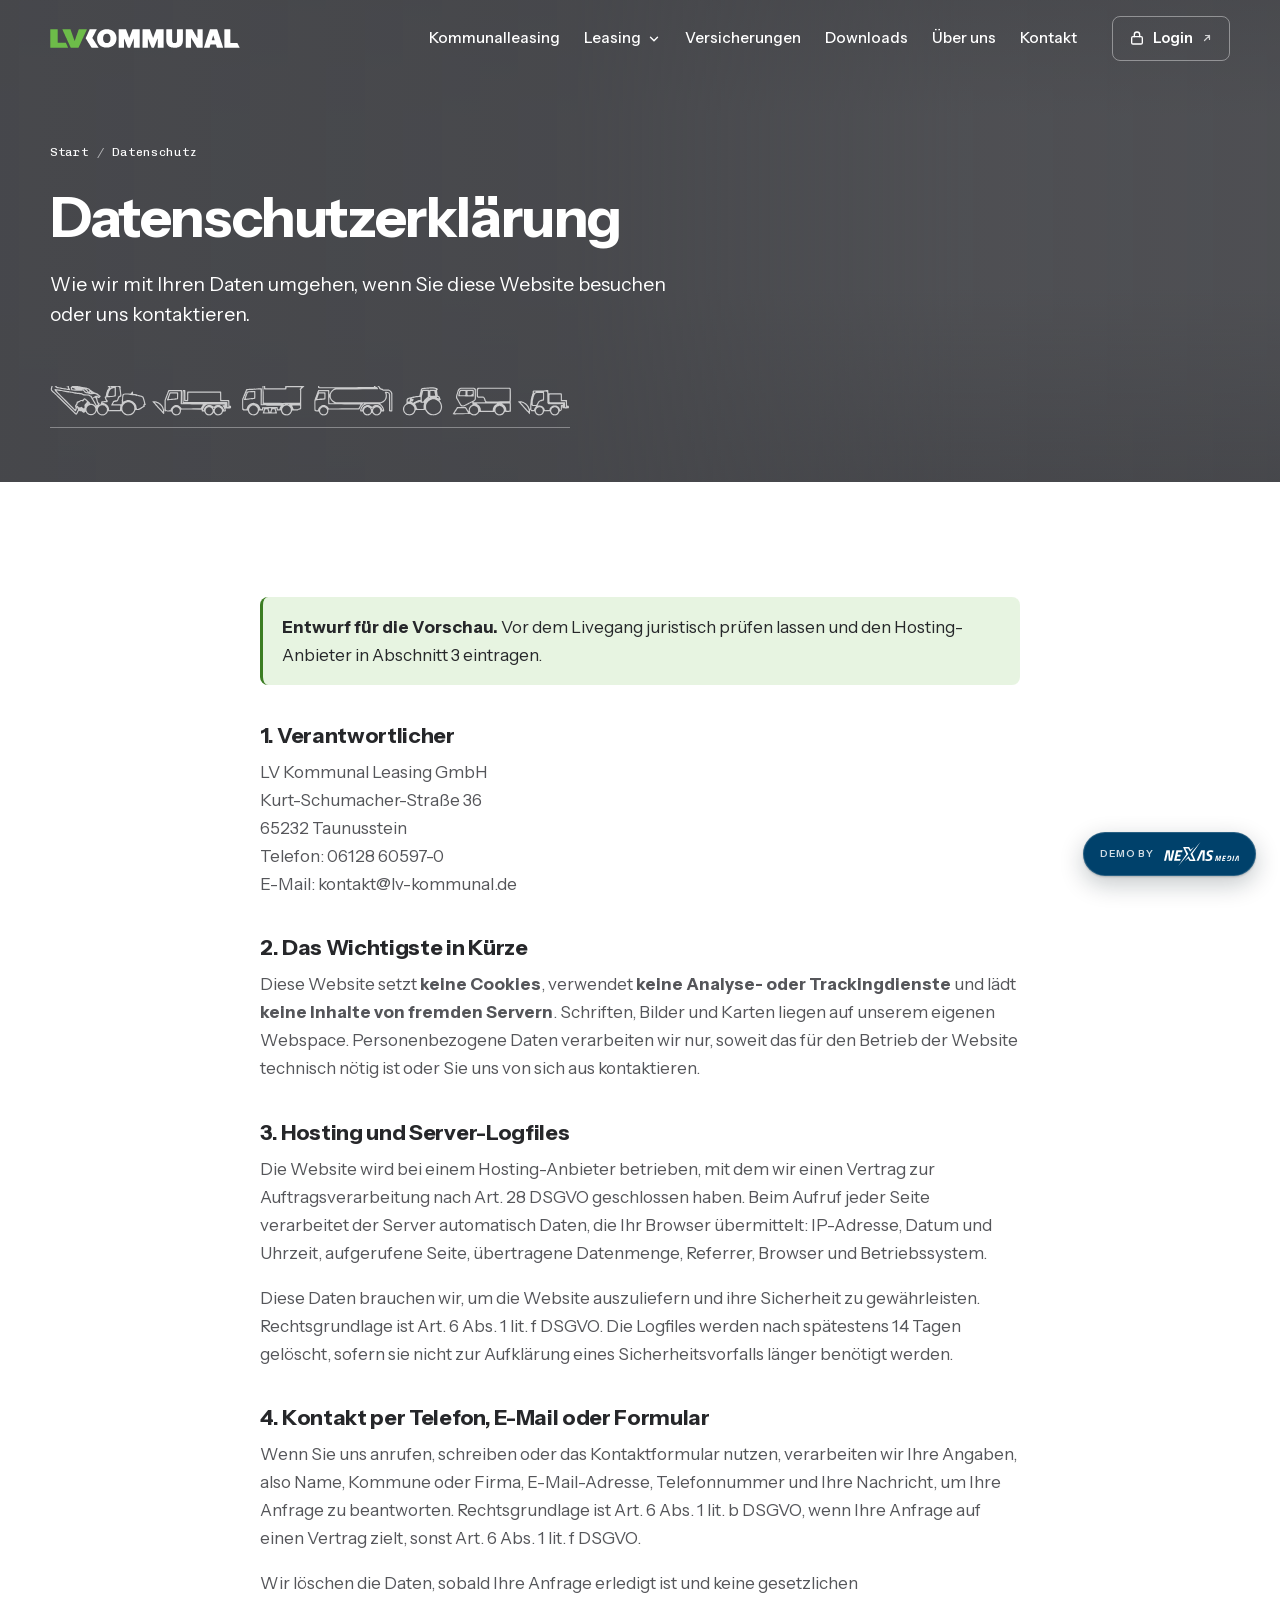
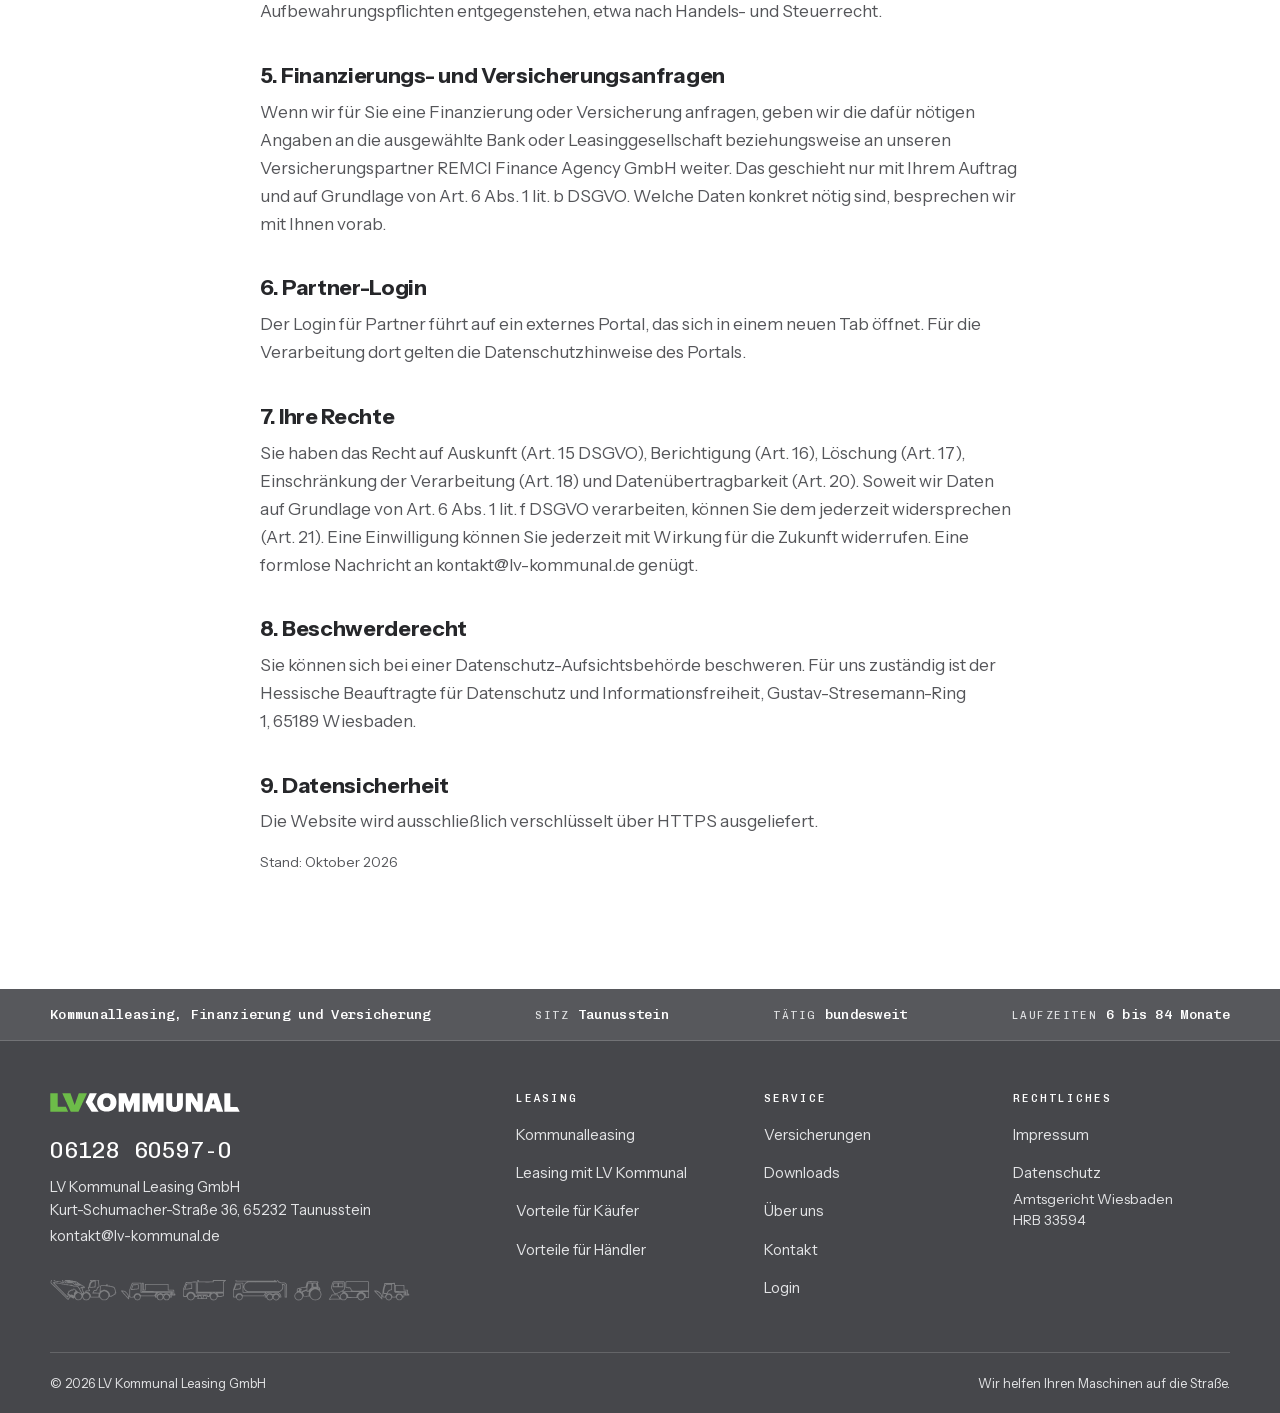
<file: datenschutz.html>
<!DOCTYPE html>
<html lang="de" class="no-js">
<head>
<meta charset="utf-8">
<meta name="viewport" content="width=device-width, initial-scale=1">
<title>Datenschutzerklärung | LV Kommunal</title>
<meta name="description" content="Datenschutzerklärung der LV Kommunal Leasing GmbH, Taunusstein.">
<meta name="robots" content="noindex,nofollow">
<meta http-equiv="Content-Security-Policy" content="default-src 'self'; img-src 'self' data:; style-src 'self'; script-src 'self'; font-src 'self'; base-uri 'self'; form-action 'self'; object-src 'none'">
<link rel="icon" href="assets/img/favicon.svg" type="image/svg+xml">
<link rel="icon" href="assets/img/favicon-32.png" sizes="32x32" type="image/png">
<link rel="apple-touch-icon" href="assets/img/favicon-180.png">
<meta name="theme-color" content="#57585C">
<script src="assets/js/js-an.js"></script>
<link rel="preload" as="font" type="font/woff2" crossorigin href="assets/fonts/instrument-sans-400-700-latin.woff2">
<link rel="preload" as="font" type="font/woff2" crossorigin href="assets/fonts/chivo-mono-400-500-latin.woff2">
<link rel="stylesheet" href="assets/fonts/fonts.css">
<link rel="stylesheet" href="assets/css/style.css">
<link rel="stylesheet" href="assets/css/demo-pille.css">
<script src="assets/js/main.js" defer></script>
</head>
<body>
<a class="skip" href="#inhalt">Zum Inhalt&nbsp;springen</a>
<header class="kopf">
  <div class="wrap kopf-innen">
    <a class="logo" href="./" aria-label="LV Kommunal, zur Startseite"><img class="logo-dunkel" src="assets/img/logo.svg" alt="LV Kommunal" width="190" height="19"><img class="logo-hell" src="assets/img/logo-hell.svg" alt="" width="190" height="19"></a>
    <button class="menue-knopf" type="button" aria-expanded="false" aria-controls="nav"><span></span><b class="sr">Menü</b></button>
    <nav class="nav" id="nav" aria-label="Hauptnavigation"><ul><li><a href="kommunalleasing">Kommunalleasing</a></li><li class="nav-gruppe"><button type="button" aria-expanded="false">Leasing <svg viewBox="0 0 24 24" fill="none" stroke="currentColor" stroke-width="2.4" stroke-linecap="round" stroke-linejoin="round" aria-hidden="true"><path d="M6 9l6 6 6-6"/></svg></button><ul class="unter"><li><a href="leasing">Leasing mit LV&nbsp;Kommunal</a></li><li><a href="vorteile-kaeufer">Vorteile für&nbsp;Käufer</a></li><li><a href="vorteile-haendler">Vorteile für&nbsp;Händler</a></li></ul></li><li><a href="versicherungen">Versicherungen</a></li><li><a href="downloads">Downloads</a></li><li><a href="ueber-uns">Über&nbsp;uns</a></li><li><a href="kontakt">Kontakt</a></li></ul></nav>
    <!-- Login: ab 01.11.2026 externe Seite, Adresse in seiten.py (LOGIN) ändern -->
    <a class="login" href="https://www.lv-kommunal.de/authentifizierung/authentifizierung" target="_blank" rel="noopener"><svg viewBox="0 0 24 24" fill="none" stroke="currentColor" stroke-width="2" stroke-linecap="round" stroke-linejoin="round" aria-hidden="true"><rect x="4" y="10" width="16" height="11" rx="2"/><path d="M8 10V7a4 4 0 0 1 8 0v3"/></svg><span>Login</span><svg class="extern" viewBox="0 0 24 24" fill="none" stroke="currentColor" stroke-width="2.4" stroke-linecap="round" stroke-linejoin="round" aria-hidden="true"><path d="M7 17L17 7M9 7h8v8"/></svg><span class="sr">(öffnet in neuem&nbsp;Tab)</span></a>
  </div>
</header>
<main id="inhalt">
<section class="hero">
  
  <div class="wrap">
    <nav aria-label="Brotkrümel"><ol class="brotkrumen"><li><a href="./">Start</a></li><li aria-current="page">Datenschutz</li></ol></nav>
    <div class="hero-text"><h1 class="d-l">Datenschutzerklärung</h1><p class="lead">Wie wir mit Ihren Daten umgehen, wenn Sie diese Website besuchen oder uns&nbsp;kontaktieren.</p></div>
    <div class="strasse" aria-hidden="true"><svg class="illu" viewBox="0 60 5928 400" aria-hidden="true"><use href="assets/img/illustration.svg#ill"/></svg></div>
  </div>
</section>
<section class="sek" aria-label="Datenschutzerklärung">
  <div class="wrap text">
    <p class="hinweis-box"><strong>Entwurf für die&nbsp;Vorschau.</strong> Vor dem Livegang juristisch prüfen lassen und den Hosting-Anbieter in Abschnitt 3&nbsp;eintragen.</p>

    <h2>1.&nbsp;Verantwortlicher</h2>
    <address>LV Kommunal Leasing GmbH<br>Kurt-Schumacher-Straße 36<br>65232 Taunusstein<br>Telefon: 06128 60597-0<br>E-Mail:&nbsp;kontakt@lv-kommunal.de</address>

    <h2>2. Das Wichtigste in&nbsp;Kürze</h2>
    <p>Diese Website setzt <strong>keine&nbsp;Cookies</strong>, verwendet <strong>keine Analyse- oder&nbsp;Trackingdienste</strong> und lädt <strong>keine Inhalte von fremden&nbsp;Servern</strong>. Schriften, Bilder und Karten liegen auf unserem eigenen Webspace. Personenbezogene Daten verarbeiten wir nur, soweit das für den Betrieb der Website technisch nötig ist oder Sie uns von sich aus&nbsp;kontaktieren.</p>

    <h2>3. Hosting und&nbsp;Server-Logfiles</h2>
    <p>Die Website wird bei einem Hosting-Anbieter betrieben, mit dem wir einen Vertrag zur Auftragsverarbeitung nach Art. 28 DSGVO geschlossen haben. Beim Aufruf jeder Seite verarbeitet der Server automatisch Daten, die Ihr Browser übermittelt: IP-Adresse, Datum und Uhrzeit, aufgerufene Seite, übertragene Datenmenge, Referrer, Browser und&nbsp;Betriebssystem.</p>
    <p>Diese Daten brauchen wir, um die Website auszuliefern und ihre Sicherheit zu gewährleisten. Rechtsgrundlage ist Art. 6 Abs. 1 lit. f DSGVO. Die Logfiles werden nach spätestens 14 Tagen gelöscht, sofern sie nicht zur Aufklärung eines Sicherheitsvorfalls länger benötigt&nbsp;werden.</p>

    <h2>4. Kontakt per Telefon, E-Mail oder&nbsp;Formular</h2>
    <p>Wenn Sie uns anrufen, schreiben oder das Kontaktformular nutzen, verarbeiten wir Ihre Angaben, also Name, Kommune oder Firma, E-Mail-Adresse, Telefonnummer und Ihre Nachricht, um Ihre Anfrage zu beantworten. Rechtsgrundlage ist Art. 6 Abs. 1 lit. b DSGVO, wenn Ihre Anfrage auf einen Vertrag zielt, sonst Art. 6 Abs. 1 lit. f&nbsp;DSGVO.</p>
    <p>Wir löschen die Daten, sobald Ihre Anfrage erledigt ist und keine gesetzlichen Aufbewahrungspflichten entgegenstehen, etwa nach Handels- und&nbsp;Steuerrecht.</p>

    <h2>5. Finanzierungs- und&nbsp;Versicherungsanfragen</h2>
    <p>Wenn wir für Sie eine Finanzierung oder Versicherung anfragen, geben wir die dafür nötigen Angaben an die ausgewählte Bank oder Leasinggesellschaft beziehungsweise an unseren Versicherungspartner REMCI Finance Agency GmbH weiter. Das geschieht nur mit Ihrem Auftrag und auf Grundlage von Art. 6 Abs. 1 lit. b DSGVO. Welche Daten konkret nötig sind, besprechen wir mit Ihnen&nbsp;vorab.</p>

    <h2>6.&nbsp;Partner-Login</h2>
    <p>Der Login für Partner führt auf ein externes Portal, das sich in einem neuen Tab öffnet. Für die Verarbeitung dort gelten die Datenschutzhinweise des&nbsp;Portals.</p>

    <h2>7. Ihre&nbsp;Rechte</h2>
    <p>Sie haben das Recht auf Auskunft (Art. 15 DSGVO), Berichtigung (Art. 16), Löschung (Art. 17), Einschränkung der Verarbeitung (Art. 18) und Datenübertragbarkeit (Art. 20). Soweit wir Daten auf Grundlage von Art. 6 Abs. 1 lit. f DSGVO verarbeiten, können Sie dem jederzeit widersprechen (Art. 21). Eine Einwilligung können Sie jederzeit mit Wirkung für die Zukunft widerrufen. Eine formlose Nachricht an kontakt@lv-kommunal.de&nbsp;genügt.</p>

    <h2>8.&nbsp;Beschwerderecht</h2>
    <p>Sie können sich bei einer Datenschutz-Aufsichtsbehörde beschweren. Für uns zuständig ist der Hessische Beauftragte für Datenschutz und Informationsfreiheit, Gustav-Stresemann-Ring 1, 65189&nbsp;Wiesbaden.</p>

    <h2>9.&nbsp;Datensicherheit</h2>
    <p>Die Website wird ausschließlich verschlüsselt über HTTPS&nbsp;ausgeliefert.</p>

    <p class="notiz">Stand: Oktober&nbsp;2026</p>
  </div>
</section>

</main>
<footer class="fuss">
  <div class="fuss-band"><div class="wrap fuss-band-innen"><span><b>Kommunalleasing, Finanzierung und Versicherung</b></span><span>Sitz <b>Taunusstein</b></span><span>Tätig <b>bundesweit</b></span><span>Laufzeiten <b>6 bis 84 Monate</b></span></div></div>
  <div class="wrap fuss-raster">
    <div>
      <img src="assets/img/logo-hell.svg" alt="LV Kommunal" width="190" height="19" loading="lazy">
      <a class="fuss-tel" href="tel:+4961286059700">06128&nbsp;60597-0</a>
      <p class="fuss-adresse">LV Kommunal Leasing GmbH<br>Kurt-Schumacher-Straße 36, 65232 Taunusstein<br><a href="mailto:kontakt@lv-kommunal.de">kontakt@lv-kommunal.de</a></p>
      <div class="fuss-strasse" aria-hidden="true"><svg class="illu" viewBox="0 60 5928 400" aria-hidden="true"><use href="assets/img/illustration.svg#ill"/></svg></div>
    </div>
    <div><h2>Leasing</h2><ul><li><a href="kommunalleasing">Kommunalleasing</a></li><li><a href="leasing">Leasing mit LV&nbsp;Kommunal</a></li><li><a href="vorteile-kaeufer">Vorteile für&nbsp;Käufer</a></li><li><a href="vorteile-haendler">Vorteile für&nbsp;Händler</a></li></ul></div>
    <div><h2>Service</h2><ul><li><a href="versicherungen">Versicherungen</a></li><li><a href="downloads">Downloads</a></li><li><a href="ueber-uns">Über&nbsp;uns</a></li><li><a href="kontakt">Kontakt</a></li><li><a href="https://www.lv-kommunal.de/authentifizierung/authentifizierung" target="_blank" rel="noopener">Login <span class="sr">(öffnet in neuem&nbsp;Tab)</span></a></li></ul></div>
    <div><h2>Rechtliches</h2><ul><li><a href="impressum">Impressum</a></li><li><a href="datenschutz">Datenschutz</a></li></ul><p class="notiz">Amtsgericht Wiesbaden HRB&nbsp;33594</p></div>
  </div>
  <div class="wrap fuss-unten"><span>© <span id="jahr">2026</span> LV Kommunal Leasing&nbsp;GmbH</span><span>Wir helfen Ihren Maschinen auf die&nbsp;Straße.</span></div>
</footer>
<aside aria-label="Hinweis zur Vorschau"><a class="nxm-demo" href="https://nexas-media.de" target="_blank" rel="noopener noreferrer"><span class="nxm-demo__text">Demo&nbsp;by</span><img class="nxm-demo__logo" src="assets/img/nexas-media-logo-weiss.svg" alt="NEXAS Media" width="75" height="24" loading="lazy" decoding="async"></a></aside>
</body>
</html>
</file>
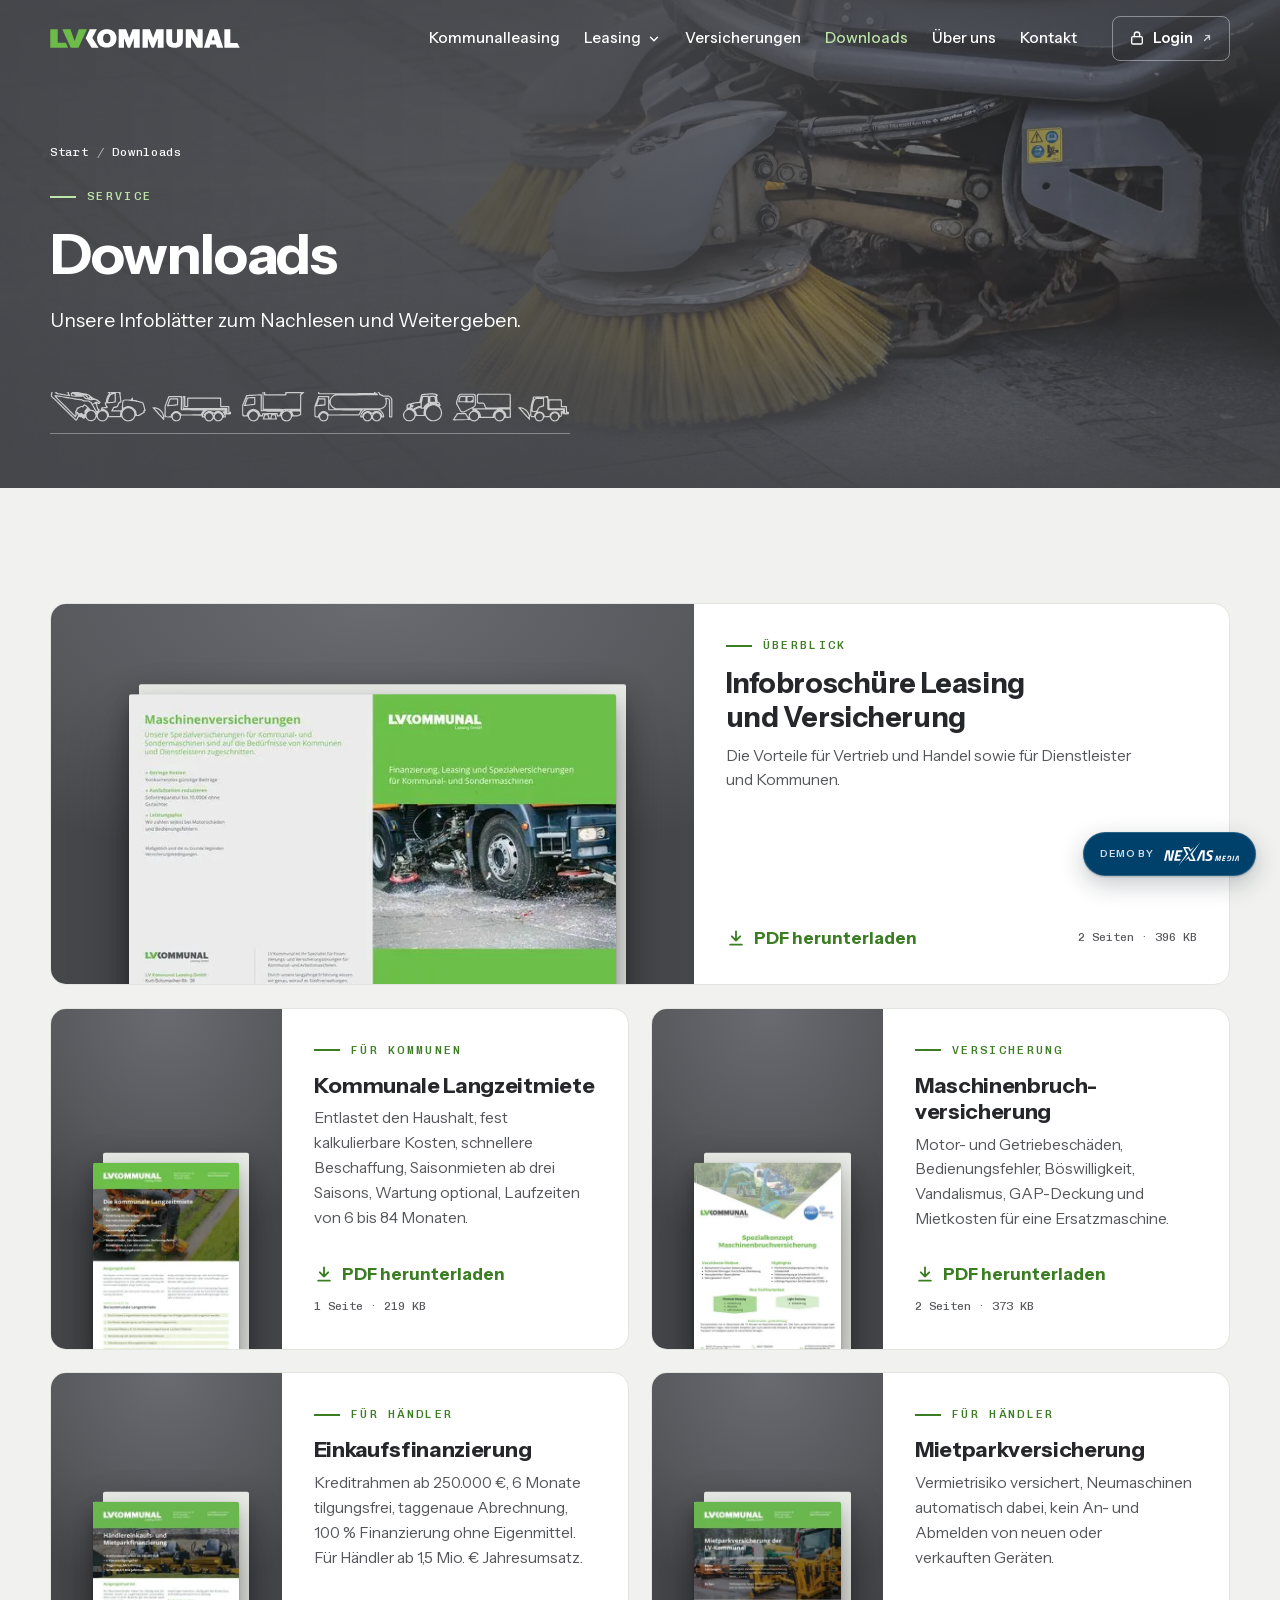
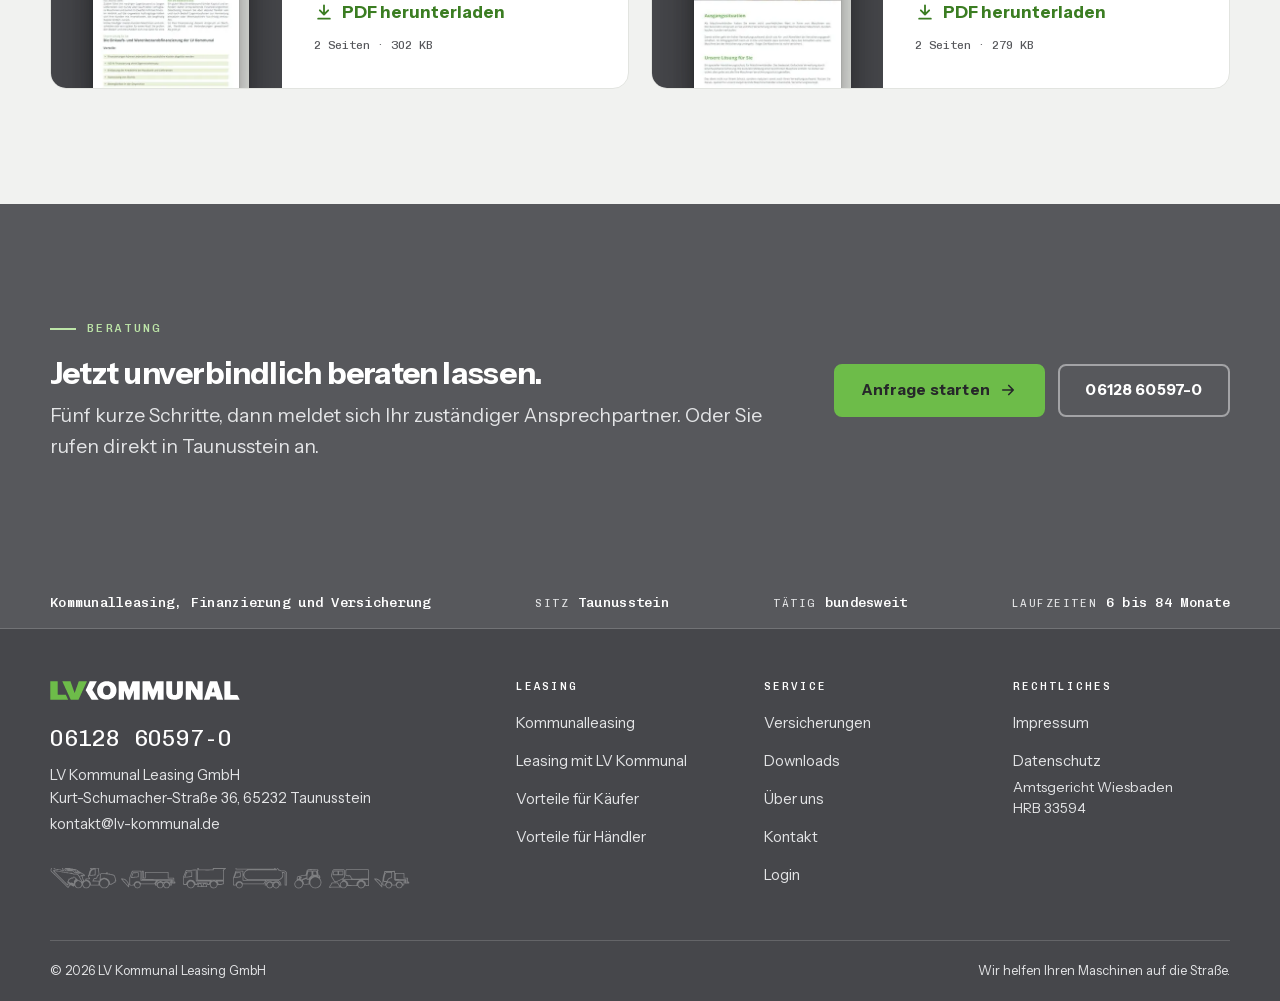
<file: downloads.html>
<!DOCTYPE html>
<html lang="de" class="no-js">
<head>
<meta charset="utf-8">
<meta name="viewport" content="width=device-width, initial-scale=1">
<title>Downloads | LV Kommunal</title>
<meta name="description" content="Infobroschüre, kommunale Langzeitmiete, Maschinenbruchversicherung, Einkaufsfinanzierung und Mietparkversicherung als PDF.">
<meta name="robots" content="noindex,nofollow">
<meta http-equiv="Content-Security-Policy" content="default-src 'self'; img-src 'self' data:; style-src 'self'; script-src 'self'; font-src 'self'; base-uri 'self'; form-action 'self'; object-src 'none'">
<link rel="icon" href="assets/img/favicon.svg" type="image/svg+xml">
<link rel="icon" href="assets/img/favicon-32.png" sizes="32x32" type="image/png">
<link rel="apple-touch-icon" href="assets/img/favicon-180.png">
<meta name="theme-color" content="#57585C">
<script src="assets/js/js-an.js"></script>
<link rel="preload" as="font" type="font/woff2" crossorigin href="assets/fonts/instrument-sans-400-700-latin.woff2">
<link rel="preload" as="font" type="font/woff2" crossorigin href="assets/fonts/chivo-mono-400-500-latin.woff2">
<link rel="stylesheet" href="assets/fonts/fonts.css">
<link rel="stylesheet" href="assets/css/style.css">
<link rel="stylesheet" href="assets/css/demo-pille.css">
<script src="assets/js/main.js" defer></script>
</head>
<body>
<a class="skip" href="#inhalt">Zum Inhalt&nbsp;springen</a>
<header class="kopf">
  <div class="wrap kopf-innen">
    <a class="logo" href="./" aria-label="LV Kommunal, zur Startseite"><img class="logo-dunkel" src="assets/img/logo.svg" alt="LV Kommunal" width="190" height="19"><img class="logo-hell" src="assets/img/logo-hell.svg" alt="" width="190" height="19"></a>
    <button class="menue-knopf" type="button" aria-expanded="false" aria-controls="nav"><span></span><b class="sr">Menü</b></button>
    <nav class="nav" id="nav" aria-label="Hauptnavigation"><ul><li><a href="kommunalleasing">Kommunalleasing</a></li><li class="nav-gruppe"><button type="button" aria-expanded="false">Leasing <svg viewBox="0 0 24 24" fill="none" stroke="currentColor" stroke-width="2.4" stroke-linecap="round" stroke-linejoin="round" aria-hidden="true"><path d="M6 9l6 6 6-6"/></svg></button><ul class="unter"><li><a href="leasing">Leasing mit LV&nbsp;Kommunal</a></li><li><a href="vorteile-kaeufer">Vorteile für&nbsp;Käufer</a></li><li><a href="vorteile-haendler">Vorteile für&nbsp;Händler</a></li></ul></li><li><a href="versicherungen">Versicherungen</a></li><li><a href="downloads" aria-current="page">Downloads</a></li><li><a href="ueber-uns">Über&nbsp;uns</a></li><li><a href="kontakt">Kontakt</a></li></ul></nav>
    <!-- Login: ab 01.11.2026 externe Seite, Adresse in seiten.py (LOGIN) ändern -->
    <a class="login" href="https://www.lv-kommunal.de/authentifizierung/authentifizierung" target="_blank" rel="noopener"><svg viewBox="0 0 24 24" fill="none" stroke="currentColor" stroke-width="2" stroke-linecap="round" stroke-linejoin="round" aria-hidden="true"><rect x="4" y="10" width="16" height="11" rx="2"/><path d="M8 10V7a4 4 0 0 1 8 0v3"/></svg><span>Login</span><svg class="extern" viewBox="0 0 24 24" fill="none" stroke="currentColor" stroke-width="2.4" stroke-linecap="round" stroke-linejoin="round" aria-hidden="true"><path d="M7 17L17 7M9 7h8v8"/></svg><span class="sr">(öffnet in neuem&nbsp;Tab)</span></a>
  </div>
</header>
<main id="inhalt">
<section class="hero">
  <div class="hero-bild"><picture><source srcset="assets/img/kehrbuerste.webp" type="image/webp"><img src="assets/img/kehrbuerste.jpg" alt="Kehrbürsten einer Kehrmaschine auf einem gepflasterten Gehweg" width="2000" height="1334" fetchpriority="high"></picture></div>
  <div class="wrap">
    <nav aria-label="Brotkrümel"><ol class="brotkrumen"><li><a href="./">Start</a></li><li aria-current="page">Downloads</li></ol></nav>
    <div class="hero-text"><p class="eyebrow">Service</p><h1 class="d-l">Downloads</h1><p class="lead">Unsere Infoblätter zum Nachlesen und&nbsp;Weitergeben.</p></div>
    <div class="strasse" aria-hidden="true"><svg class="illu" viewBox="0 60 5928 400" aria-hidden="true"><use href="assets/img/illustration.svg#ill"/></svg></div>
  </div>
</section><section class="sek sek-raum" aria-label="Infoblätter"><div class="wrap"><div class="dl-raster">
    <a class="dl-karte dl-gross" href="downloads/LV-Kommunal_Infobroschuere.pdf" target="_blank" rel="noopener">
      <span class="dl-bild"><span class="dl-papier"><picture><source srcset="assets/img/pdf-infobroschuere-klein.webp 560w, assets/img/pdf-infobroschuere.webp 1100w" sizes="(max-width: 760px) 80vw, 520px" type="image/webp"><img src="assets/img/pdf-infobroschuere-klein.jpg" alt="" width="560" height="396" loading="lazy" decoding="async"></picture></span></span>
      <span class="dl-text"><span class="eyebrow">Überblick</span><h2>Infobroschüre Leasing und&nbsp;Versicherung</h2><span class="dl-beschr">Die Vorteile für Vertrieb und Handel sowie für Dienstleister und&nbsp;Kommunen.</span>
        <span class="dl-meta"><span class="dl-knopf"><svg viewBox="0 0 24 24" fill="none" stroke="currentColor" stroke-width="2.2" stroke-linecap="round" stroke-linejoin="round" aria-hidden="true"><path d="M12 4v11M7 10l5 5 5-5M5 20h14"/></svg>PDF&nbsp;herunterladen</span><small>2 Seiten · 396&nbsp;KB</small></span></span><span class="sr">(öffnet in neuem&nbsp;Tab)</span></a>
    <a class="dl-karte" href="downloads/LV-Kommunal_Langzeitmiete.pdf" target="_blank" rel="noopener">
      <span class="dl-bild"><span class="dl-papier"><picture><source srcset="assets/img/pdf-langzeitmiete-klein.webp 300w, assets/img/pdf-langzeitmiete.webp 560w" sizes="(max-width: 760px) 60vw, 230px" type="image/webp"><img src="assets/img/pdf-langzeitmiete-klein.jpg" alt="" width="300" height="424" loading="lazy" decoding="async"></picture></span></span>
      <span class="dl-text"><span class="eyebrow">Für&nbsp;Kommunen</span><h2>Kommunale&nbsp;Langzeit&shy;miete</h2><span class="dl-beschr">Entlastet den Haushalt, fest kalkulierbare Kosten, schnellere Beschaffung, Saisonmieten ab drei Saisons, Wartung optional, Laufzeiten von 6 bis 84&nbsp;Monaten.</span>
        <span class="dl-meta"><span class="dl-knopf"><svg viewBox="0 0 24 24" fill="none" stroke="currentColor" stroke-width="2.2" stroke-linecap="round" stroke-linejoin="round" aria-hidden="true"><path d="M12 4v11M7 10l5 5 5-5M5 20h14"/></svg>PDF&nbsp;herunterladen</span><small>1 Seite · 219&nbsp;KB</small></span></span><span class="sr">(öffnet in neuem&nbsp;Tab)</span></a>
    <a class="dl-karte" href="downloads/LV-Kommunal_Maschinenbruchversicherung.pdf" target="_blank" rel="noopener">
      <span class="dl-bild"><span class="dl-papier"><picture><source srcset="assets/img/pdf-maschinenbruchversicherung-klein.webp 300w, assets/img/pdf-maschinenbruchversicherung.webp 560w" sizes="(max-width: 760px) 60vw, 230px" type="image/webp"><img src="assets/img/pdf-maschinenbruchversicherung-klein.jpg" alt="" width="300" height="424" loading="lazy" decoding="async"></picture></span></span>
      <span class="dl-text"><span class="eyebrow">Versicherung</span><h2>Maschinenbruch&shy;versicherung</h2><span class="dl-beschr">Motor- und Getriebeschäden, Bedienungsfehler, Böswilligkeit, Vandalismus, GAP-Deckung und Mietkosten für eine&nbsp;Ersatzmaschine.</span>
        <span class="dl-meta"><span class="dl-knopf"><svg viewBox="0 0 24 24" fill="none" stroke="currentColor" stroke-width="2.2" stroke-linecap="round" stroke-linejoin="round" aria-hidden="true"><path d="M12 4v11M7 10l5 5 5-5M5 20h14"/></svg>PDF&nbsp;herunterladen</span><small>2 Seiten · 373&nbsp;KB</small></span></span><span class="sr">(öffnet in neuem&nbsp;Tab)</span></a>
    <a class="dl-karte" href="downloads/LV-Kommunal_Einkaufsfinanzierung.pdf" target="_blank" rel="noopener">
      <span class="dl-bild"><span class="dl-papier"><picture><source srcset="assets/img/pdf-einkaufsfinanzierung-klein.webp 300w, assets/img/pdf-einkaufsfinanzierung.webp 560w" sizes="(max-width: 760px) 60vw, 230px" type="image/webp"><img src="assets/img/pdf-einkaufsfinanzierung-klein.jpg" alt="" width="300" height="424" loading="lazy" decoding="async"></picture></span></span>
      <span class="dl-text"><span class="eyebrow">Für&nbsp;Händler</span><h2>Einkaufs&shy;finanzierung</h2><span class="dl-beschr">Kreditrahmen ab 250.000 €, 6 Monate tilgungsfrei, taggenaue Abrechnung, 100 % Finanzierung ohne Eigenmittel. Für Händler ab 1,5 Mio. €&nbsp;Jahresumsatz.</span>
        <span class="dl-meta"><span class="dl-knopf"><svg viewBox="0 0 24 24" fill="none" stroke="currentColor" stroke-width="2.2" stroke-linecap="round" stroke-linejoin="round" aria-hidden="true"><path d="M12 4v11M7 10l5 5 5-5M5 20h14"/></svg>PDF&nbsp;herunterladen</span><small>2 Seiten · 302&nbsp;KB</small></span></span><span class="sr">(öffnet in neuem&nbsp;Tab)</span></a>
    <a class="dl-karte" href="downloads/LV-Kommunal_Mietparkversicherung.pdf" target="_blank" rel="noopener">
      <span class="dl-bild"><span class="dl-papier"><picture><source srcset="assets/img/pdf-mietparkversicherung-klein.webp 300w, assets/img/pdf-mietparkversicherung.webp 560w" sizes="(max-width: 760px) 60vw, 230px" type="image/webp"><img src="assets/img/pdf-mietparkversicherung-klein.jpg" alt="" width="300" height="424" loading="lazy" decoding="async"></picture></span></span>
      <span class="dl-text"><span class="eyebrow">Für&nbsp;Händler</span><h2>Mietpark&shy;versicherung</h2><span class="dl-beschr">Vermietrisiko versichert, Neumaschinen automatisch dabei, kein An- und Abmelden von neuen oder verkauften&nbsp;Geräten.</span>
        <span class="dl-meta"><span class="dl-knopf"><svg viewBox="0 0 24 24" fill="none" stroke="currentColor" stroke-width="2.2" stroke-linecap="round" stroke-linejoin="round" aria-hidden="true"><path d="M12 4v11M7 10l5 5 5-5M5 20h14"/></svg>PDF&nbsp;herunterladen</span><small>2 Seiten · 279&nbsp;KB</small></span></span><span class="sr">(öffnet in neuem&nbsp;Tab)</span></a>
  </div></div></section>
<section class="sek grau-flaeche" aria-labelledby="anruf-titel">
  <div class="wrap anruf">
    <div><p class="eyebrow">Beratung</p><h2 class="d-m" id="anruf-titel">Jetzt unverbindlich beraten&nbsp;lassen.</h2>
      <p class="lead">Fünf kurze Schritte, dann meldet sich Ihr zuständiger Ansprechpartner. Oder Sie rufen direkt in Taunusstein&nbsp;an.</p></div>
    <div class="knoepfe"><a class="btn btn-gruen" href="kontakt#anfrage-sek">Anfrage&nbsp;starten <svg viewBox="0 0 24 24" fill="none" stroke="currentColor" stroke-width="2.2" stroke-linecap="round" stroke-linejoin="round" aria-hidden="true"><path d="M5 12h14M13 6l6 6-6 6"/></svg></a><a class="btn btn-linie" href="tel:+4961286059700">06128&nbsp;60597-0</a></div>
  </div>
</section>
</main>
<footer class="fuss">
  <div class="fuss-band"><div class="wrap fuss-band-innen"><span><b>Kommunalleasing, Finanzierung und Versicherung</b></span><span>Sitz <b>Taunusstein</b></span><span>Tätig <b>bundesweit</b></span><span>Laufzeiten <b>6 bis 84 Monate</b></span></div></div>
  <div class="wrap fuss-raster">
    <div>
      <img src="assets/img/logo-hell.svg" alt="LV Kommunal" width="190" height="19" loading="lazy">
      <a class="fuss-tel" href="tel:+4961286059700">06128&nbsp;60597-0</a>
      <p class="fuss-adresse">LV Kommunal Leasing GmbH<br>Kurt-Schumacher-Straße 36, 65232 Taunusstein<br><a href="mailto:kontakt@lv-kommunal.de">kontakt@lv-kommunal.de</a></p>
      <div class="fuss-strasse" aria-hidden="true"><svg class="illu" viewBox="0 60 5928 400" aria-hidden="true"><use href="assets/img/illustration.svg#ill"/></svg></div>
    </div>
    <div><h2>Leasing</h2><ul><li><a href="kommunalleasing">Kommunalleasing</a></li><li><a href="leasing">Leasing mit LV&nbsp;Kommunal</a></li><li><a href="vorteile-kaeufer">Vorteile für&nbsp;Käufer</a></li><li><a href="vorteile-haendler">Vorteile für&nbsp;Händler</a></li></ul></div>
    <div><h2>Service</h2><ul><li><a href="versicherungen">Versicherungen</a></li><li><a href="downloads">Downloads</a></li><li><a href="ueber-uns">Über&nbsp;uns</a></li><li><a href="kontakt">Kontakt</a></li><li><a href="https://www.lv-kommunal.de/authentifizierung/authentifizierung" target="_blank" rel="noopener">Login <span class="sr">(öffnet in neuem&nbsp;Tab)</span></a></li></ul></div>
    <div><h2>Rechtliches</h2><ul><li><a href="impressum">Impressum</a></li><li><a href="datenschutz">Datenschutz</a></li></ul><p class="notiz">Amtsgericht Wiesbaden HRB&nbsp;33594</p></div>
  </div>
  <div class="wrap fuss-unten"><span>© <span id="jahr">2026</span> LV Kommunal Leasing&nbsp;GmbH</span><span>Wir helfen Ihren Maschinen auf die&nbsp;Straße.</span></div>
</footer>
<aside aria-label="Hinweis zur Vorschau"><a class="nxm-demo" href="https://nexas-media.de" target="_blank" rel="noopener noreferrer"><span class="nxm-demo__text">Demo&nbsp;by</span><img class="nxm-demo__logo" src="assets/img/nexas-media-logo-weiss.svg" alt="NEXAS Media" width="75" height="24" loading="lazy" decoding="async"></a></aside>
</body>
</html>
</file>
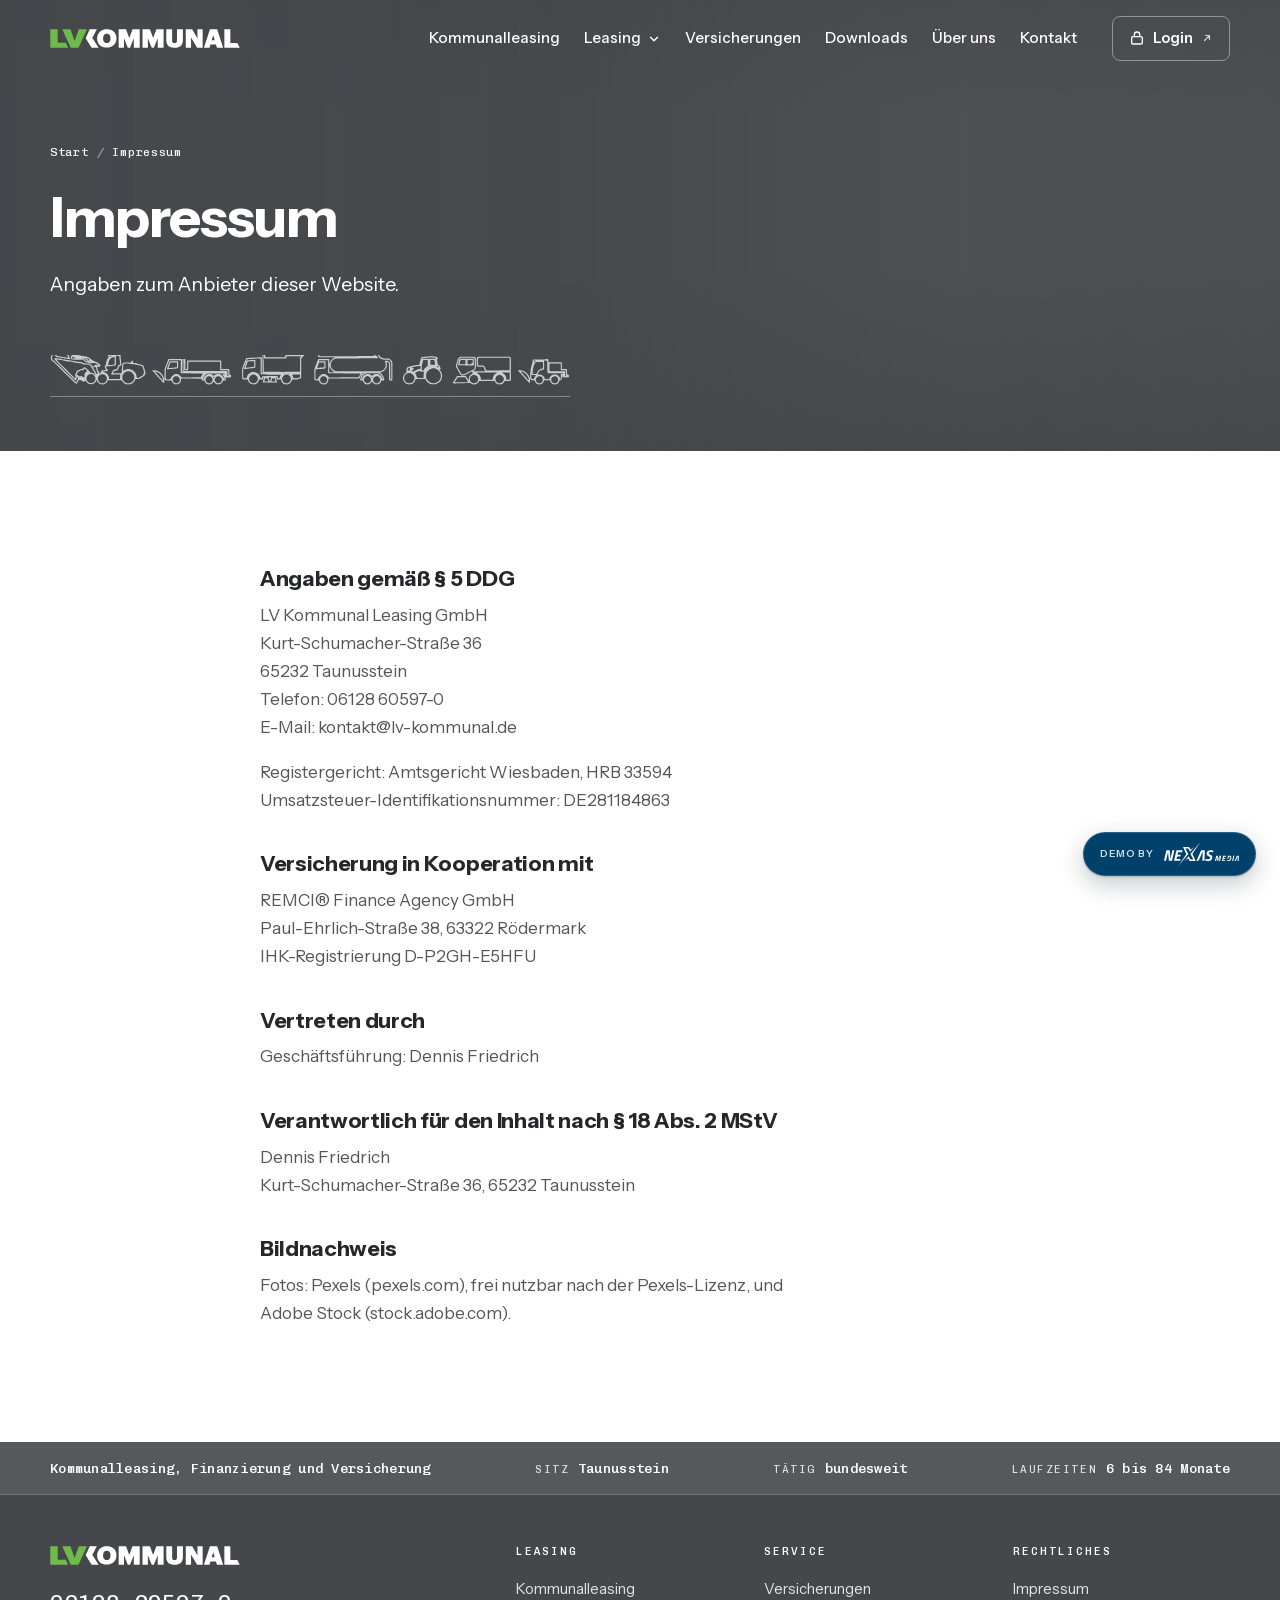
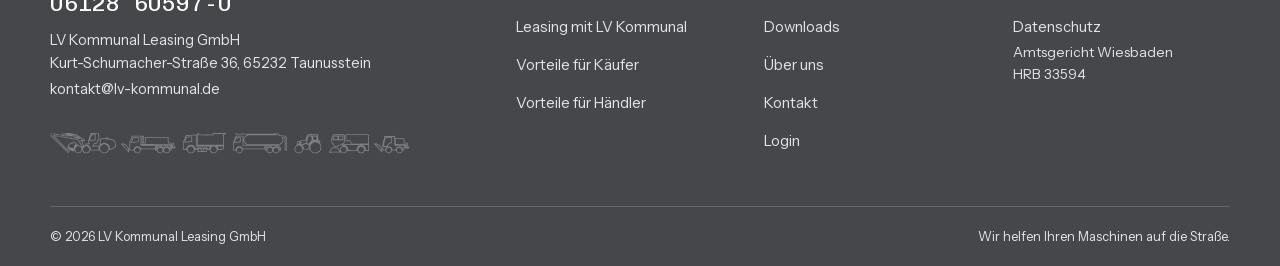
<file: impressum.html>
<!DOCTYPE html>
<html lang="de" class="no-js">
<head>
<meta charset="utf-8">
<meta name="viewport" content="width=device-width, initial-scale=1">
<title>Impressum | LV Kommunal</title>
<meta name="description" content="Impressum der LV Kommunal Leasing GmbH, Taunusstein.">
<meta name="robots" content="noindex,nofollow">
<meta http-equiv="Content-Security-Policy" content="default-src 'self'; img-src 'self' data:; style-src 'self'; script-src 'self'; font-src 'self'; base-uri 'self'; form-action 'self'; object-src 'none'">
<link rel="icon" href="assets/img/favicon.svg" type="image/svg+xml">
<link rel="icon" href="assets/img/favicon-32.png" sizes="32x32" type="image/png">
<link rel="apple-touch-icon" href="assets/img/favicon-180.png">
<meta name="theme-color" content="#57585C">
<script src="assets/js/js-an.js"></script>
<link rel="preload" as="font" type="font/woff2" crossorigin href="assets/fonts/instrument-sans-400-700-latin.woff2">
<link rel="preload" as="font" type="font/woff2" crossorigin href="assets/fonts/chivo-mono-400-500-latin.woff2">
<link rel="stylesheet" href="assets/fonts/fonts.css">
<link rel="stylesheet" href="assets/css/style.css">
<link rel="stylesheet" href="assets/css/demo-pille.css">
<script src="assets/js/main.js" defer></script>
</head>
<body>
<a class="skip" href="#inhalt">Zum Inhalt&nbsp;springen</a>
<header class="kopf">
  <div class="wrap kopf-innen">
    <a class="logo" href="./" aria-label="LV Kommunal, zur Startseite"><img class="logo-dunkel" src="assets/img/logo.svg" alt="LV Kommunal" width="190" height="19"><img class="logo-hell" src="assets/img/logo-hell.svg" alt="" width="190" height="19"></a>
    <button class="menue-knopf" type="button" aria-expanded="false" aria-controls="nav"><span></span><b class="sr">Menü</b></button>
    <nav class="nav" id="nav" aria-label="Hauptnavigation"><ul><li><a href="kommunalleasing">Kommunalleasing</a></li><li class="nav-gruppe"><button type="button" aria-expanded="false">Leasing <svg viewBox="0 0 24 24" fill="none" stroke="currentColor" stroke-width="2.4" stroke-linecap="round" stroke-linejoin="round" aria-hidden="true"><path d="M6 9l6 6 6-6"/></svg></button><ul class="unter"><li><a href="leasing">Leasing mit LV&nbsp;Kommunal</a></li><li><a href="vorteile-kaeufer">Vorteile für&nbsp;Käufer</a></li><li><a href="vorteile-haendler">Vorteile für&nbsp;Händler</a></li></ul></li><li><a href="versicherungen">Versicherungen</a></li><li><a href="downloads">Downloads</a></li><li><a href="ueber-uns">Über&nbsp;uns</a></li><li><a href="kontakt">Kontakt</a></li></ul></nav>
    <!-- Login: ab 01.11.2026 externe Seite, Adresse in seiten.py (LOGIN) ändern -->
    <a class="login" href="https://www.lv-kommunal.de/authentifizierung/authentifizierung" target="_blank" rel="noopener"><svg viewBox="0 0 24 24" fill="none" stroke="currentColor" stroke-width="2" stroke-linecap="round" stroke-linejoin="round" aria-hidden="true"><rect x="4" y="10" width="16" height="11" rx="2"/><path d="M8 10V7a4 4 0 0 1 8 0v3"/></svg><span>Login</span><svg class="extern" viewBox="0 0 24 24" fill="none" stroke="currentColor" stroke-width="2.4" stroke-linecap="round" stroke-linejoin="round" aria-hidden="true"><path d="M7 17L17 7M9 7h8v8"/></svg><span class="sr">(öffnet in neuem&nbsp;Tab)</span></a>
  </div>
</header>
<main id="inhalt">
<section class="hero">
  
  <div class="wrap">
    <nav aria-label="Brotkrümel"><ol class="brotkrumen"><li><a href="./">Start</a></li><li aria-current="page">Impressum</li></ol></nav>
    <div class="hero-text"><h1 class="d-l">Impressum</h1><p class="lead">Angaben zum Anbieter dieser&nbsp;Website.</p></div>
    <div class="strasse" aria-hidden="true"><svg class="illu" viewBox="0 60 5928 400" aria-hidden="true"><use href="assets/img/illustration.svg#ill"/></svg></div>
  </div>
</section>
<section class="sek" aria-label="Impressum">
  <div class="wrap text">
    <h2>Angaben gemäß § 5&nbsp;DDG</h2>
    <address>LV Kommunal Leasing GmbH<br>Kurt-Schumacher-Straße 36<br>65232&nbsp;Taunusstein</address>
    <p>Telefon: 06128 60597-0<br>E-Mail:&nbsp;kontakt@lv-kommunal.de</p>
    <p>Registergericht: Amtsgericht Wiesbaden, HRB 33594<br>Umsatzsteuer-Identifikationsnummer:&nbsp;DE281184863</p>
    <h2>Versicherung in Kooperation&nbsp;mit</h2>
    <p>REMCI® Finance Agency GmbH<br>Paul-Ehrlich-Straße 38, 63322 Rödermark<br>IHK-Registrierung&nbsp;D-P2GH-E5HFU</p>
    <h2>Vertreten&nbsp;durch</h2>
    <p>Geschäftsführung: Dennis&nbsp;Friedrich</p>
    <h2>Verantwortlich für den Inhalt nach § 18 Abs. 2&nbsp;MStV</h2>
    <p>Dennis Friedrich<br>Kurt-Schumacher-Straße 36, 65232&nbsp;Taunusstein</p>
    <h2>Bildnachweis</h2>
    <p>Fotos: Pexels (pexels.com), frei nutzbar nach der Pexels-Lizenz, und Adobe Stock&nbsp;(stock.adobe.com).</p>
  </div>
</section>

</main>
<footer class="fuss">
  <div class="fuss-band"><div class="wrap fuss-band-innen"><span><b>Kommunalleasing, Finanzierung und Versicherung</b></span><span>Sitz <b>Taunusstein</b></span><span>Tätig <b>bundesweit</b></span><span>Laufzeiten <b>6 bis 84 Monate</b></span></div></div>
  <div class="wrap fuss-raster">
    <div>
      <img src="assets/img/logo-hell.svg" alt="LV Kommunal" width="190" height="19" loading="lazy">
      <a class="fuss-tel" href="tel:+4961286059700">06128&nbsp;60597-0</a>
      <p class="fuss-adresse">LV Kommunal Leasing GmbH<br>Kurt-Schumacher-Straße 36, 65232 Taunusstein<br><a href="mailto:kontakt@lv-kommunal.de">kontakt@lv-kommunal.de</a></p>
      <div class="fuss-strasse" aria-hidden="true"><svg class="illu" viewBox="0 60 5928 400" aria-hidden="true"><use href="assets/img/illustration.svg#ill"/></svg></div>
    </div>
    <div><h2>Leasing</h2><ul><li><a href="kommunalleasing">Kommunalleasing</a></li><li><a href="leasing">Leasing mit LV&nbsp;Kommunal</a></li><li><a href="vorteile-kaeufer">Vorteile für&nbsp;Käufer</a></li><li><a href="vorteile-haendler">Vorteile für&nbsp;Händler</a></li></ul></div>
    <div><h2>Service</h2><ul><li><a href="versicherungen">Versicherungen</a></li><li><a href="downloads">Downloads</a></li><li><a href="ueber-uns">Über&nbsp;uns</a></li><li><a href="kontakt">Kontakt</a></li><li><a href="https://www.lv-kommunal.de/authentifizierung/authentifizierung" target="_blank" rel="noopener">Login <span class="sr">(öffnet in neuem&nbsp;Tab)</span></a></li></ul></div>
    <div><h2>Rechtliches</h2><ul><li><a href="impressum">Impressum</a></li><li><a href="datenschutz">Datenschutz</a></li></ul><p class="notiz">Amtsgericht Wiesbaden HRB&nbsp;33594</p></div>
  </div>
  <div class="wrap fuss-unten"><span>© <span id="jahr">2026</span> LV Kommunal Leasing&nbsp;GmbH</span><span>Wir helfen Ihren Maschinen auf die&nbsp;Straße.</span></div>
</footer>
<aside aria-label="Hinweis zur Vorschau"><a class="nxm-demo" href="https://nexas-media.de" target="_blank" rel="noopener noreferrer"><span class="nxm-demo__text">Demo&nbsp;by</span><img class="nxm-demo__logo" src="assets/img/nexas-media-logo-weiss.svg" alt="NEXAS Media" width="75" height="24" loading="lazy" decoding="async"></a></aside>
</body>
</html>
</file>
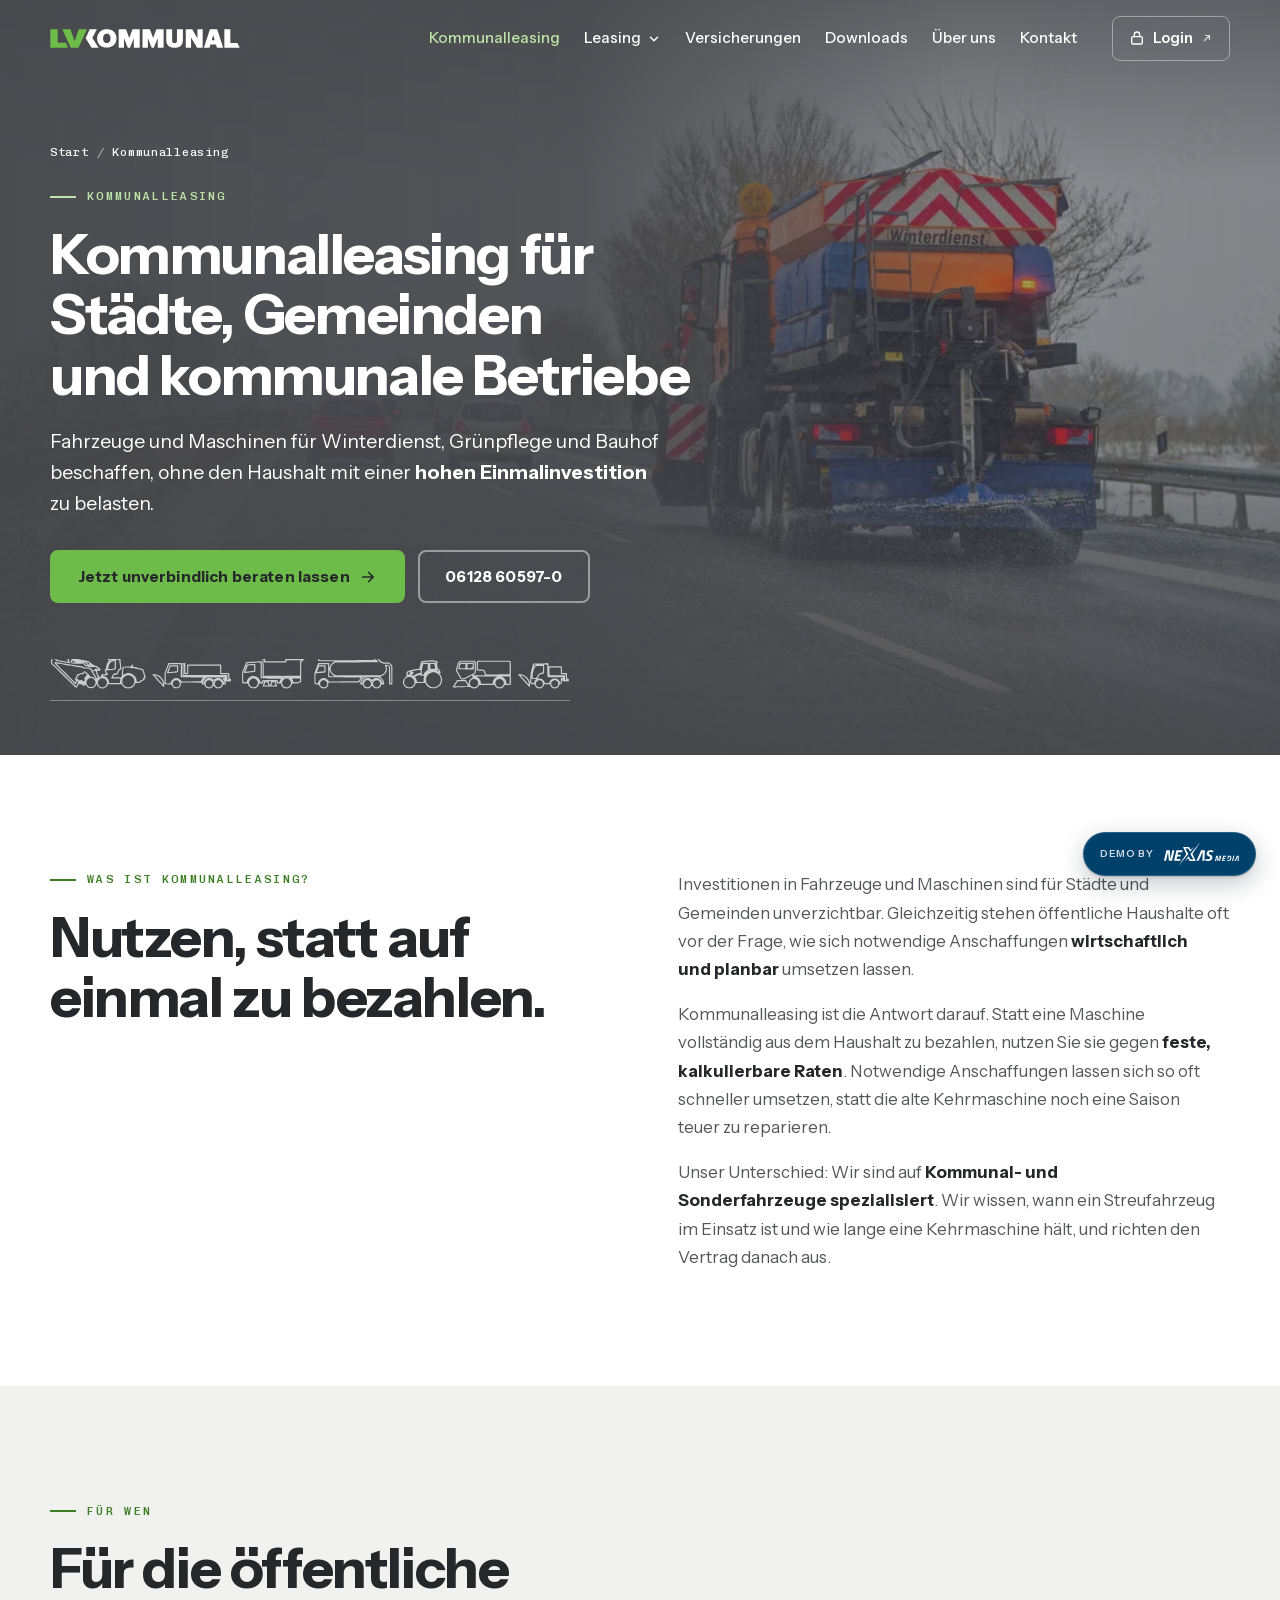
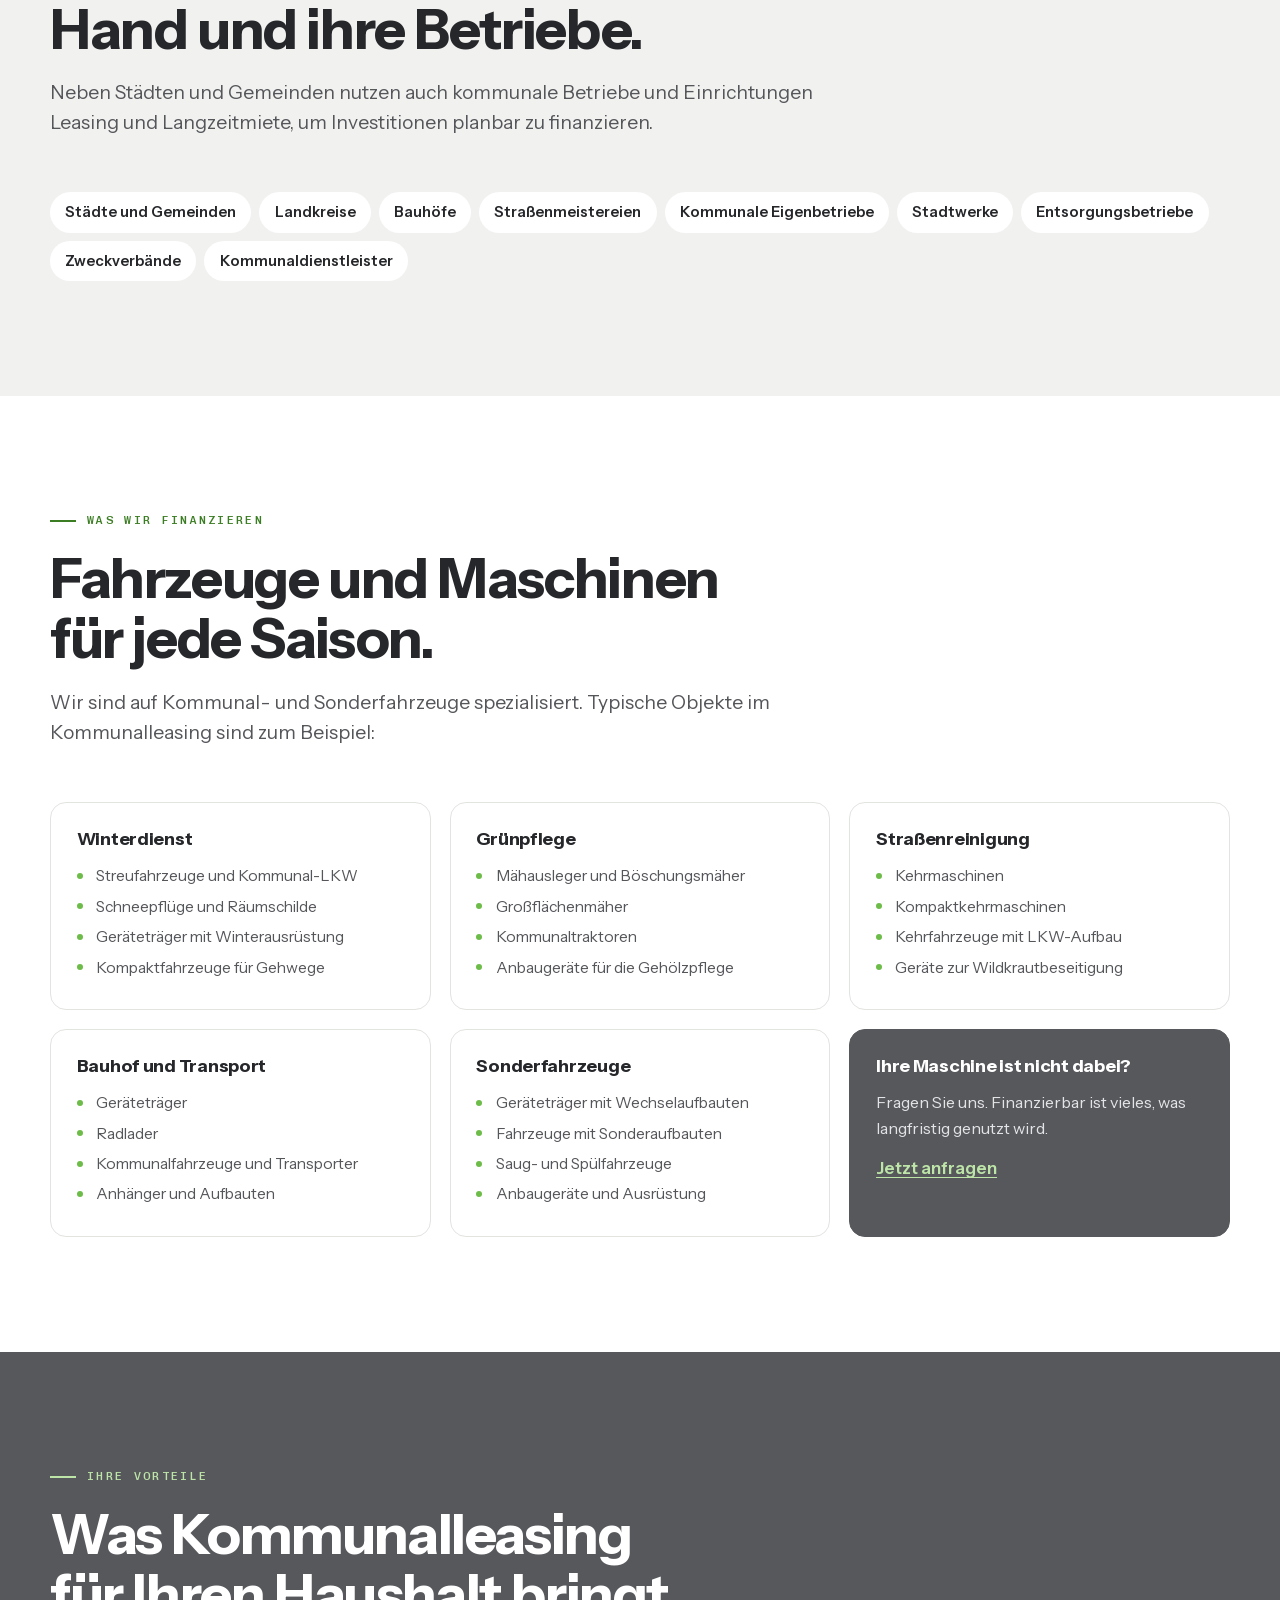
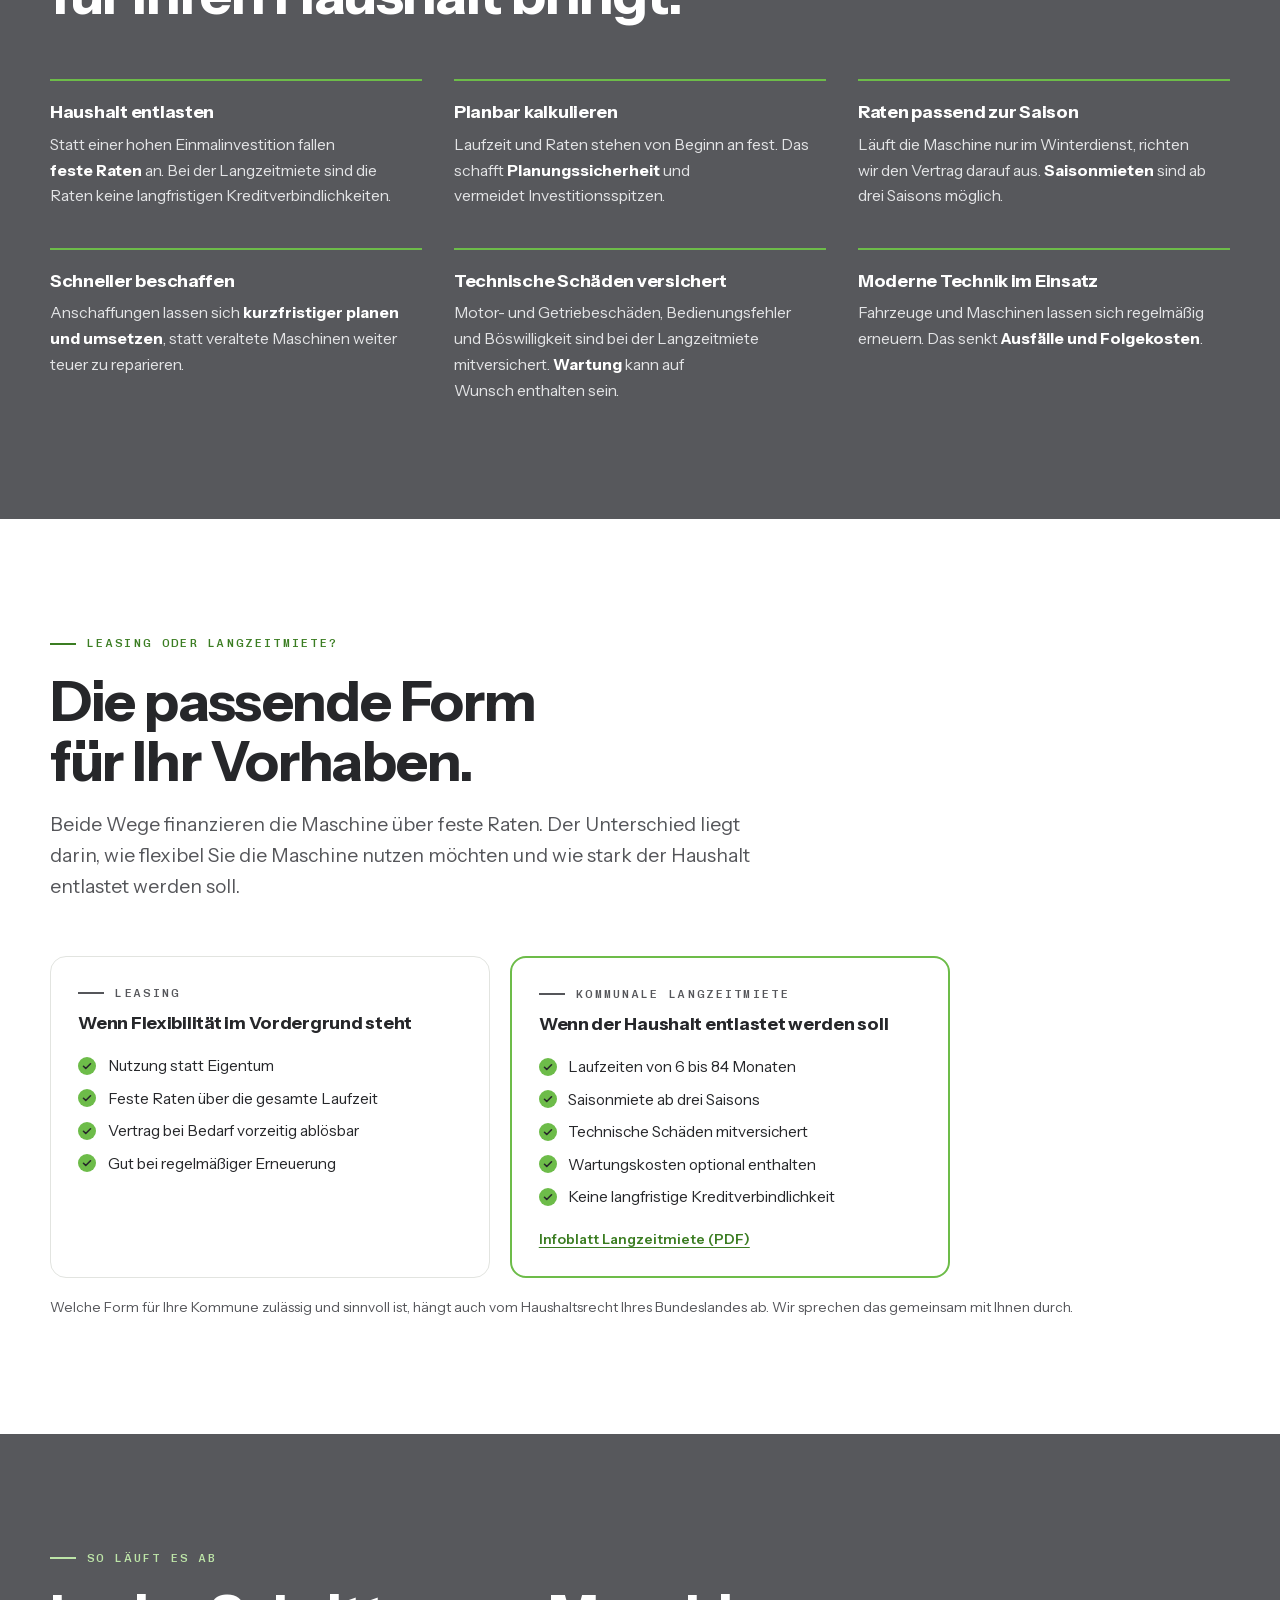
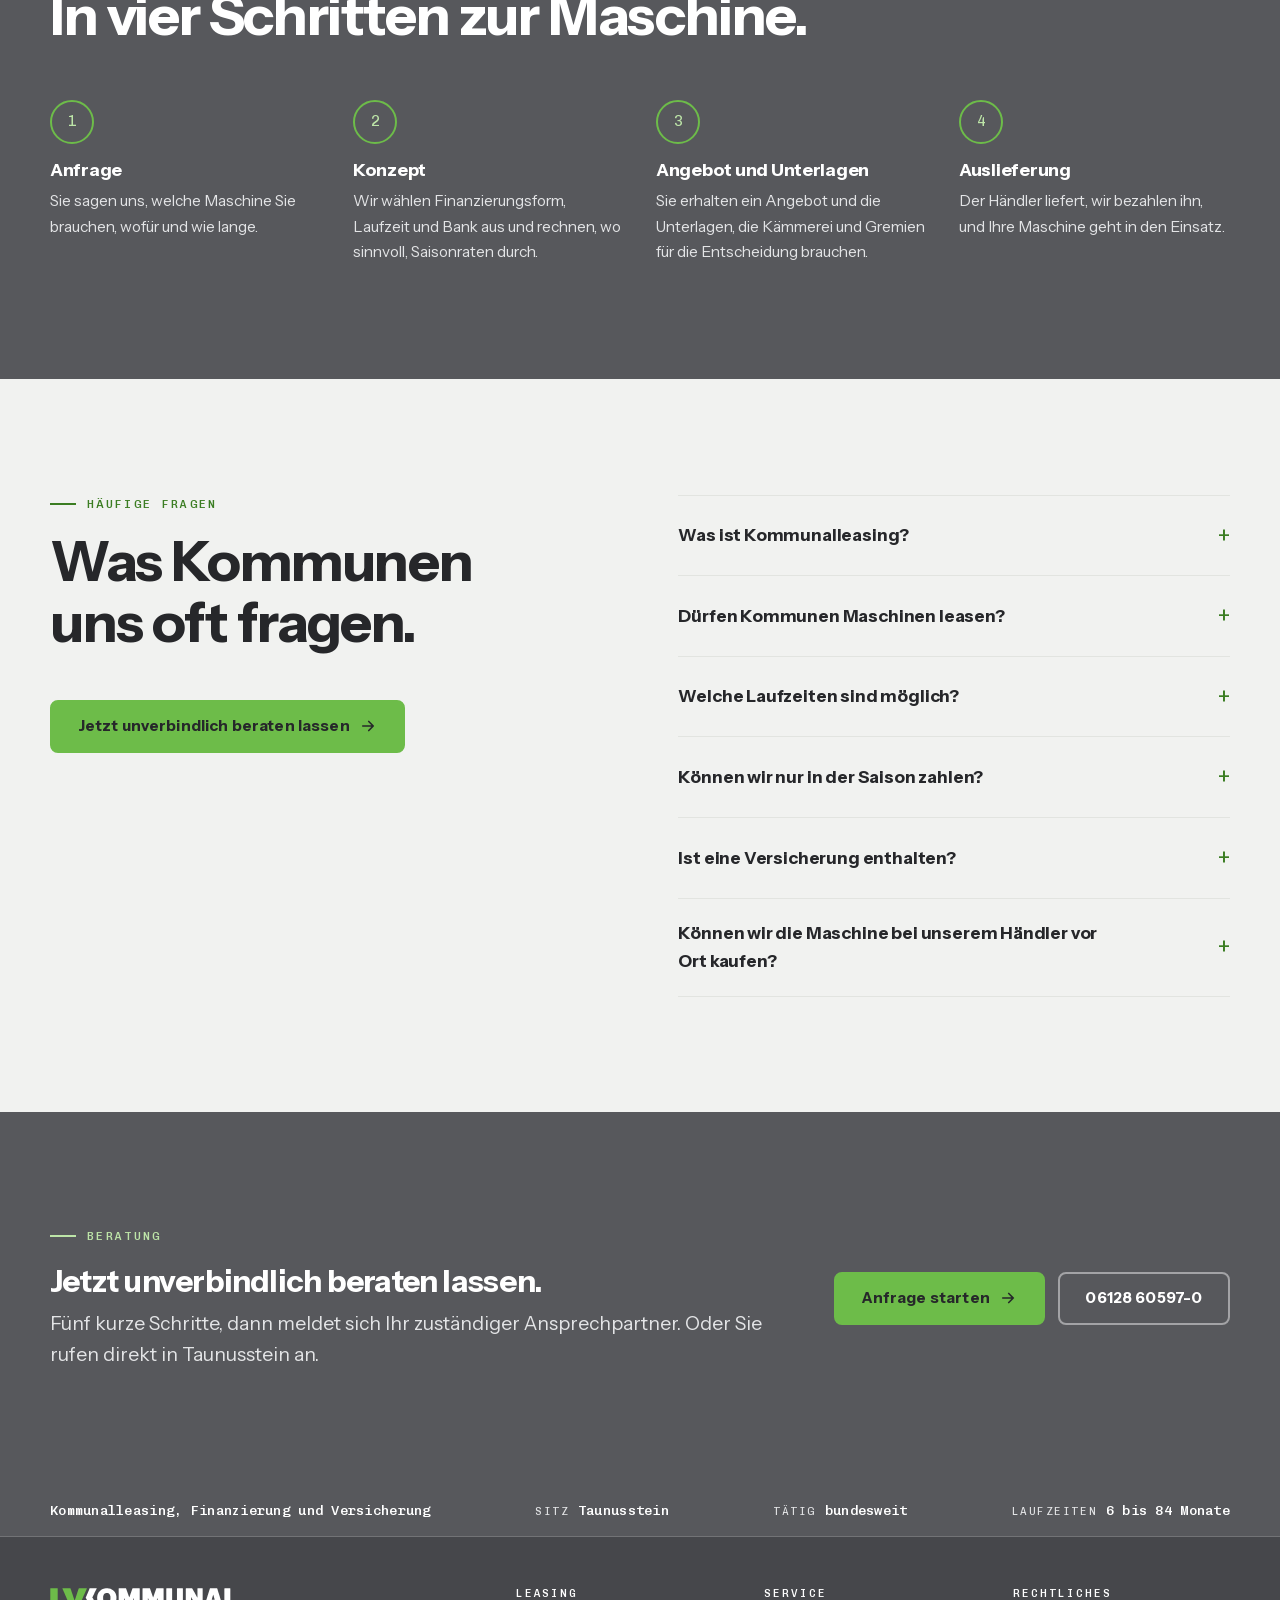
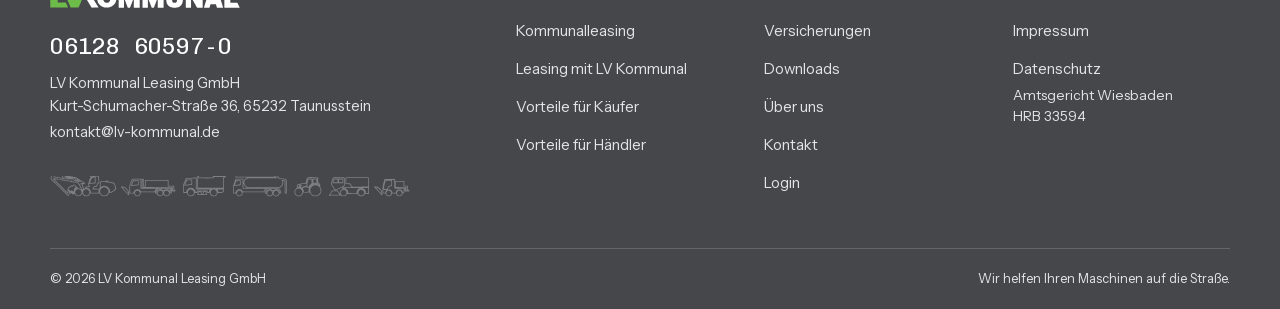
<file: kommunalleasing.html>
<!DOCTYPE html>
<html lang="de" class="no-js">
<head>
<meta charset="utf-8">
<meta name="viewport" content="width=device-width, initial-scale=1">
<title>Kommunalleasing für Städte, Gemeinden und kommunale Betriebe | LV Kommunal</title>
<meta name="description" content="Kommunalleasing und kommunale Langzeitmiete für Winterdienst, Grünpflege, Straßenreinigung, Bauhof und Sonderfahrzeuge: feste Raten, Saisonraten, Versicherung inklusive. Jetzt unverbindlich beraten lassen.">
<meta name="robots" content="noindex,nofollow">
<meta http-equiv="Content-Security-Policy" content="default-src 'self'; img-src 'self' data:; style-src 'self'; script-src 'self'; font-src 'self'; base-uri 'self'; form-action 'self'; object-src 'none'">
<link rel="icon" href="assets/img/favicon.svg" type="image/svg+xml">
<link rel="icon" href="assets/img/favicon-32.png" sizes="32x32" type="image/png">
<link rel="apple-touch-icon" href="assets/img/favicon-180.png">
<meta name="theme-color" content="#57585C">
<script src="assets/js/js-an.js"></script>
<link rel="preload" as="font" type="font/woff2" crossorigin href="assets/fonts/instrument-sans-400-700-latin.woff2">
<link rel="preload" as="font" type="font/woff2" crossorigin href="assets/fonts/chivo-mono-400-500-latin.woff2">
<link rel="stylesheet" href="assets/fonts/fonts.css">
<link rel="stylesheet" href="assets/css/style.css">
<link rel="stylesheet" href="assets/css/demo-pille.css">
<script src="assets/js/main.js" defer></script>
</head>
<body>
<a class="skip" href="#inhalt">Zum Inhalt&nbsp;springen</a>
<header class="kopf">
  <div class="wrap kopf-innen">
    <a class="logo" href="./" aria-label="LV Kommunal, zur Startseite"><img class="logo-dunkel" src="assets/img/logo.svg" alt="LV Kommunal" width="190" height="19"><img class="logo-hell" src="assets/img/logo-hell.svg" alt="" width="190" height="19"></a>
    <button class="menue-knopf" type="button" aria-expanded="false" aria-controls="nav"><span></span><b class="sr">Menü</b></button>
    <nav class="nav" id="nav" aria-label="Hauptnavigation"><ul><li><a href="kommunalleasing" aria-current="page">Kommunalleasing</a></li><li class="nav-gruppe"><button type="button" aria-expanded="false">Leasing <svg viewBox="0 0 24 24" fill="none" stroke="currentColor" stroke-width="2.4" stroke-linecap="round" stroke-linejoin="round" aria-hidden="true"><path d="M6 9l6 6 6-6"/></svg></button><ul class="unter"><li><a href="leasing">Leasing mit LV&nbsp;Kommunal</a></li><li><a href="vorteile-kaeufer">Vorteile für&nbsp;Käufer</a></li><li><a href="vorteile-haendler">Vorteile für&nbsp;Händler</a></li></ul></li><li><a href="versicherungen">Versicherungen</a></li><li><a href="downloads">Downloads</a></li><li><a href="ueber-uns">Über&nbsp;uns</a></li><li><a href="kontakt">Kontakt</a></li></ul></nav>
    <!-- Login: ab 01.11.2026 externe Seite, Adresse in seiten.py (LOGIN) ändern -->
    <a class="login" href="https://www.lv-kommunal.de/authentifizierung/authentifizierung" target="_blank" rel="noopener"><svg viewBox="0 0 24 24" fill="none" stroke="currentColor" stroke-width="2" stroke-linecap="round" stroke-linejoin="round" aria-hidden="true"><rect x="4" y="10" width="16" height="11" rx="2"/><path d="M8 10V7a4 4 0 0 1 8 0v3"/></svg><span>Login</span><svg class="extern" viewBox="0 0 24 24" fill="none" stroke="currentColor" stroke-width="2.4" stroke-linecap="round" stroke-linejoin="round" aria-hidden="true"><path d="M7 17L17 7M9 7h8v8"/></svg><span class="sr">(öffnet in neuem&nbsp;Tab)</span></a>
  </div>
</header>
<main id="inhalt">
<section class="hero">
  <div class="hero-bild"><picture><source srcset="assets/img/winterdienst-autobahn.webp" type="image/webp"><img src="assets/img/winterdienst-autobahn.jpg" alt="Winterdienst-Lkw mit Streuer auf einer Autobahn" width="1000" height="667" fetchpriority="high"></picture></div>
  <div class="wrap">
    <nav aria-label="Brotkrümel"><ol class="brotkrumen"><li><a href="./">Start</a></li><li aria-current="page">Kommunalleasing</li></ol></nav>
    <div class="hero-text"><p class="eyebrow">Kommunalleasing</p><h1 class="d-l">Kommunalleasing für Städte, Gemeinden und kommunale&nbsp;Betriebe</h1><p class="lead">Fahrzeuge und Maschinen für Winterdienst, Grünpflege und Bauhof beschaffen, ohne den Haushalt mit einer <strong>hohen&nbsp;Einmalinvestition</strong> zu&nbsp;belasten.</p><div class="knoepfe"><a class="btn btn-gruen" href="kontakt?wer=kommune#anfrage-sek">Jetzt unverbindlich beraten&nbsp;lassen <svg viewBox="0 0 24 24" fill="none" stroke="currentColor" stroke-width="2.2" stroke-linecap="round" stroke-linejoin="round" aria-hidden="true"><path d="M5 12h14M13 6l6 6-6 6"/></svg></a><a class="btn btn-linie" href="tel:+4961286059700">06128&nbsp;60597-0</a></div></div>
    <div class="strasse" aria-hidden="true"><svg class="illu" viewBox="0 60 5928 400" aria-hidden="true"><use href="assets/img/illustration.svg#ill"/></svg></div>
  </div>
</section><section class="sek" aria-label="Was ist Kommunalleasing"><div class="wrap"><div class="zwei">
    <div><p class="eyebrow">Was ist&nbsp;Kommunalleasing?</p><h2 class="d-l">Nutzen, statt auf einmal zu&nbsp;bezahlen.</h2></div>
    <div class="fliess">
      <p>Investitionen in Fahrzeuge und Maschinen sind für Städte und Gemeinden unverzichtbar. Gleichzeitig stehen öffentliche Haushalte oft vor der Frage, wie sich notwendige Anschaffungen <strong>wirtschaftlich und&nbsp;planbar</strong> umsetzen&nbsp;lassen.</p>
      <p>Kommunalleasing ist die Antwort darauf. Statt eine Maschine vollständig aus dem Haushalt zu bezahlen, nutzen Sie sie gegen <strong>feste, kalkulierbare&nbsp;Raten</strong>. Notwendige Anschaffungen lassen sich so oft schneller umsetzen, statt die alte Kehrmaschine noch eine Saison teuer zu&nbsp;reparieren.</p>
      <p>Unser Unterschied: Wir sind auf <strong>Kommunal- und Sonderfahrzeuge&nbsp;spezialisiert</strong>. Wir wissen, wann ein Streufahrzeug im Einsatz ist und wie lange eine Kehrmaschine hält, und richten den Vertrag danach&nbsp;aus.</p>
    </div>
  </div></div></section><section class="sek sek-raum" aria-label="Für wen"><div class="wrap"><div class="sek-kopf"><p class="eyebrow">Für&nbsp;wen</p><h2 class="d-l">Für die öffentliche Hand und ihre&nbsp;Betriebe.</h2><p class="lead">Neben Städten und Gemeinden nutzen auch kommunale Betriebe und Einrichtungen Leasing und Langzeitmiete, um Investitionen planbar zu&nbsp;finanzieren.</p></div><ul class="chips"><li>Städte und&nbsp;Gemeinden</li><li>Landkreise</li><li>Bauhöfe</li><li>Straßenmeistereien</li><li>Kommunale&nbsp;Eigenbetriebe</li><li>Stadtwerke</li><li>Entsorgungsbetriebe</li><li>Zweckverbände</li><li>Kommunaldienstleister</li></ul></div></section><section class="sek" aria-label="Was wir finanzieren"><div class="wrap"><div class="sek-kopf"><p class="eyebrow">Was wir&nbsp;finanzieren</p><h2 class="d-l">Fahrzeuge und Maschinen für jede&nbsp;Saison.</h2><p class="lead">Wir sind auf Kommunal- und Sonderfahrzeuge spezialisiert. Typische Objekte im Kommunalleasing sind zum&nbsp;Beispiel:</p></div><div class="bereiche"><article class="bereich"><h3 class="d-s">Winterdienst</h3><ul><li>Streufahrzeuge und&nbsp;Kommunal-LKW</li><li>Schneepflüge und&nbsp;Räumschilde</li><li>Geräteträger mit&nbsp;Winterausrüstung</li><li>Kompaktfahrzeuge für&nbsp;Gehwege</li></ul></article><article class="bereich"><h3 class="d-s">Grünpflege</h3><ul><li>Mähausleger und&nbsp;Böschungsmäher</li><li>Großflächenmäher</li><li>Kommunaltraktoren</li><li>Anbaugeräte für die&nbsp;Gehölzpflege</li></ul></article><article class="bereich"><h3 class="d-s">Straßenreinigung</h3><ul><li>Kehrmaschinen</li><li>Kompaktkehrmaschinen</li><li>Kehrfahrzeuge mit&nbsp;LKW-Aufbau</li><li>Geräte zur&nbsp;Wildkrautbeseitigung</li></ul></article><article class="bereich"><h3 class="d-s">Bauhof und&nbsp;Transport</h3><ul><li>Geräteträger</li><li>Radlader</li><li>Kommunalfahrzeuge und&nbsp;Transporter</li><li>Anhänger und&nbsp;Aufbauten</li></ul></article><article class="bereich"><h3 class="d-s">Sonderfahrzeuge</h3><ul><li>Geräteträger mit&nbsp;Wechselaufbauten</li><li>Fahrzeuge mit&nbsp;Sonderaufbauten</li><li>Saug- und&nbsp;Spülfahrzeuge</li><li>Anbaugeräte und&nbsp;Ausrüstung</li></ul></article><article class="bereich grau-flaeche"><h3 class="d-s">Ihre Maschine ist nicht&nbsp;dabei?</h3><p class="lead">Fragen Sie uns. Finanzierbar ist vieles, was langfristig genutzt&nbsp;wird.</p><p><a class="textlink" href="kontakt">Jetzt&nbsp;anfragen</a></p></article></div></div></section><section class="sek grau-flaeche" aria-label="Vorteile"><div class="wrap"><div class="sek-kopf"><p class="eyebrow">Ihre&nbsp;Vorteile</p><h2 class="d-l">Was Kommunalleasing für Ihren Haushalt&nbsp;bringt.</h2></div><div class="punkte "><article class="punkt"><h3 class="d-s">Haushalt&nbsp;entlasten</h3><p>Statt einer hohen Einmalinvestition fallen <strong>feste&nbsp;Raten</strong> an. Bei der Langzeitmiete sind die Raten keine langfristigen&nbsp;Kreditverbindlichkeiten.</p></article><article class="punkt"><h3 class="d-s">Planbar&nbsp;kalkulieren</h3><p>Laufzeit und Raten stehen von Beginn an fest. Das schafft <strong>Planungssicherheit</strong> und vermeidet&nbsp;Investitionsspitzen.</p></article><article class="punkt"><h3 class="d-s">Raten passend zur&nbsp;Saison</h3><p>Läuft die Maschine nur im Winterdienst, richten wir den Vertrag darauf aus. <strong>Saisonmieten</strong> sind ab drei Saisons&nbsp;möglich.</p></article><article class="punkt"><h3 class="d-s">Schneller&nbsp;beschaffen</h3><p>Anschaffungen lassen sich <strong>kurzfristiger planen und&nbsp;umsetzen</strong>, statt veraltete Maschinen weiter teuer zu&nbsp;reparieren.</p></article><article class="punkt"><h3 class="d-s">Technische Schäden&nbsp;versichert</h3><p>Motor- und Getriebeschäden, Bedienungsfehler und Böswilligkeit sind bei der Langzeitmiete mitversichert. <strong>Wartung</strong> kann auf Wunsch enthalten&nbsp;sein.</p></article><article class="punkt"><h3 class="d-s">Moderne Technik im&nbsp;Einsatz</h3><p>Fahrzeuge und Maschinen lassen sich regelmäßig erneuern. Das senkt <strong>Ausfälle und&nbsp;Folgekosten</strong>.</p></article></div></div></section><section class="sek" aria-label="Vergleich"><div class="wrap"><div class="sek-kopf"><p class="eyebrow">Leasing oder&nbsp;Langzeitmiete?</p><h2 class="d-l">Die passende Form für Ihr&nbsp;Vorhaben.</h2><p class="lead">Beide Wege finanzieren die Maschine über feste Raten. Der Unterschied liegt darin, wie flexibel Sie die Maschine nutzen möchten und wie stark der Haushalt entlastet werden&nbsp;soll.</p></div><div class="vergleich zwei-sp">
      <article class="variante"><p class="eyebrow">Leasing</p><h3 class="d-s">Wenn Flexibilität im Vordergrund&nbsp;steht</h3>
        <ul><li>Nutzung statt&nbsp;Eigentum</li><li>Feste Raten über die gesamte&nbsp;Laufzeit</li><li>Vertrag bei Bedarf vorzeitig&nbsp;ablösbar</li><li>Gut bei regelmäßiger&nbsp;Erneuerung</li></ul></article>
      <article class="variante hervor"><p class="eyebrow">Kommunale&nbsp;Langzeitmiete</p><h3 class="d-s">Wenn der Haushalt entlastet werden&nbsp;soll</h3>
        <ul><li>Laufzeiten von 6 bis 84&nbsp;Monaten</li><li>Saisonmiete ab drei&nbsp;Saisons</li><li>Technische Schäden&nbsp;mitversichert</li><li>Wartungskosten optional&nbsp;enthalten</li><li>Keine langfristige&nbsp;Kreditverbindlichkeit</li></ul>
        <p class="notiz abstand-klein"><a class="textlink" href="downloads/LV-Kommunal_Langzeitmiete.pdf" target="_blank" rel="noopener">Infoblatt Langzeitmiete (PDF)<span class="sr">(öffnet in neuem&nbsp;Tab)</span></a></p></article>
    </div>
    <p class="notiz abstand-klein">Welche Form für Ihre Kommune zulässig und sinnvoll ist, hängt auch vom Haushaltsrecht Ihres Bundeslandes ab. Wir sprechen das gemeinsam mit Ihnen&nbsp;durch.</p></div></section><section class="sek grau-flaeche" aria-label="Ablauf"><div class="wrap"><div class="sek-kopf"><p class="eyebrow">So läuft es&nbsp;ab</p><h2 class="d-l">In vier Schritten zur&nbsp;Maschine.</h2></div><ol class="ablauf">
      <li class="schritt"><h3 class="d-s">Anfrage</h3><p>Sie sagen uns, welche Maschine Sie brauchen, wofür und wie&nbsp;lange.</p></li>
      <li class="schritt"><h3 class="d-s">Konzept</h3><p>Wir wählen Finanzierungsform, Laufzeit und Bank aus und rechnen, wo sinnvoll, Saisonraten&nbsp;durch.</p></li>
      <li class="schritt"><h3 class="d-s">Angebot und&nbsp;Unterlagen</h3><p>Sie erhalten ein Angebot und die Unterlagen, die Kämmerei und Gremien für die Entscheidung&nbsp;brauchen.</p></li>
      <li class="schritt"><h3 class="d-s">Auslieferung</h3><p>Der Händler liefert, wir bezahlen ihn, und Ihre Maschine geht in den&nbsp;Einsatz.</p></li>
    </ol></div></section><section class="sek sek-raum" aria-label="Häufige Fragen"><div class="wrap"><div class="zwei"><div><div class=""><p class="eyebrow">Häufige&nbsp;Fragen</p><h2 class="d-l">Was Kommunen uns oft&nbsp;fragen.</h2></div><div class="knoepfe abstand"><a class="btn btn-gruen" href="kontakt?wer=kommune#anfrage-sek">Jetzt unverbindlich beraten&nbsp;lassen <svg viewBox="0 0 24 24" fill="none" stroke="currentColor" stroke-width="2.2" stroke-linecap="round" stroke-linejoin="round" aria-hidden="true"><path d="M5 12h14M13 6l6 6-6 6"/></svg></a></div></div><div class="faq"><details><summary>Was ist&nbsp;Kommunalleasing?</summary><p>Kommunalleasing ist eine Finanzierungsform für Städte, Gemeinden, Landkreise und öffentliche Einrichtungen. Statt eine Maschine vollständig aus dem Haushalt zu bezahlen, nutzt die Kommune sie gegen feste Raten über eine vereinbarte&nbsp;Laufzeit.</p></details><details><summary>Dürfen Kommunen Maschinen&nbsp;leasen?</summary><p>Grundsätzlich ja. Die Einzelheiten regelt das Haushaltsrecht des jeweiligen Bundeslandes. Je nach Vertrag kann eine Anzeige oder Genehmigung bei der Kommunalaufsicht nötig sein. Klären Sie das am besten früh mit Ihrer Kämmerei, wir stellen Ihnen die nötigen Unterlagen&nbsp;zusammen.</p></details><details><summary>Welche Laufzeiten sind&nbsp;möglich?</summary><p>Bei der kommunalen Langzeitmiete sind Laufzeiten von 6 bis 84 Monaten möglich. Beim Leasing richten wir die Laufzeit nach der Nutzungsdauer der&nbsp;Maschine.</p></details><details><summary>Können wir nur in der Saison&nbsp;zahlen?</summary><p>Ja. Für Winterdienstfahrzeuge sind saisonale Raten möglich. Bei der kommunalen Langzeitmiete gilt dafür eine Mindestlaufzeit von drei&nbsp;Saisons.</p></details><details><summary>Ist eine Versicherung&nbsp;enthalten?</summary><p>Bei der kommunalen Langzeitmiete sind technische Schäden mitversichert, etwa Motor- und Getriebeschäden, Bedienungsfehler und Böswilligkeit. Beim Leasing kann die Maschinenbruchversicherung direkt in die Rate eingerechnet&nbsp;werden.</p></details><details><summary>Können wir die Maschine bei unserem Händler vor Ort&nbsp;kaufen?</summary><p>Ja. Wir arbeiten mit Händlern und Herstellern der Kommunalbranche zusammen. Sie wählen die Maschine aus, wir kümmern uns um die&nbsp;Finanzierung.</p></details></div></div></div></section>
<section class="sek grau-flaeche" aria-labelledby="anruf-titel">
  <div class="wrap anruf">
    <div><p class="eyebrow">Beratung</p><h2 class="d-m" id="anruf-titel">Jetzt unverbindlich beraten&nbsp;lassen.</h2>
      <p class="lead">Fünf kurze Schritte, dann meldet sich Ihr zuständiger Ansprechpartner. Oder Sie rufen direkt in Taunusstein&nbsp;an.</p></div>
    <div class="knoepfe"><a class="btn btn-gruen" href="kontakt?wer=kommune#anfrage-sek">Anfrage&nbsp;starten <svg viewBox="0 0 24 24" fill="none" stroke="currentColor" stroke-width="2.2" stroke-linecap="round" stroke-linejoin="round" aria-hidden="true"><path d="M5 12h14M13 6l6 6-6 6"/></svg></a><a class="btn btn-linie" href="tel:+4961286059700">06128&nbsp;60597-0</a></div>
  </div>
</section>
</main>
<footer class="fuss">
  <div class="fuss-band"><div class="wrap fuss-band-innen"><span><b>Kommunalleasing, Finanzierung und Versicherung</b></span><span>Sitz <b>Taunusstein</b></span><span>Tätig <b>bundesweit</b></span><span>Laufzeiten <b>6 bis 84 Monate</b></span></div></div>
  <div class="wrap fuss-raster">
    <div>
      <img src="assets/img/logo-hell.svg" alt="LV Kommunal" width="190" height="19" loading="lazy">
      <a class="fuss-tel" href="tel:+4961286059700">06128&nbsp;60597-0</a>
      <p class="fuss-adresse">LV Kommunal Leasing GmbH<br>Kurt-Schumacher-Straße 36, 65232 Taunusstein<br><a href="mailto:kontakt@lv-kommunal.de">kontakt@lv-kommunal.de</a></p>
      <div class="fuss-strasse" aria-hidden="true"><svg class="illu" viewBox="0 60 5928 400" aria-hidden="true"><use href="assets/img/illustration.svg#ill"/></svg></div>
    </div>
    <div><h2>Leasing</h2><ul><li><a href="kommunalleasing">Kommunalleasing</a></li><li><a href="leasing">Leasing mit LV&nbsp;Kommunal</a></li><li><a href="vorteile-kaeufer">Vorteile für&nbsp;Käufer</a></li><li><a href="vorteile-haendler">Vorteile für&nbsp;Händler</a></li></ul></div>
    <div><h2>Service</h2><ul><li><a href="versicherungen">Versicherungen</a></li><li><a href="downloads">Downloads</a></li><li><a href="ueber-uns">Über&nbsp;uns</a></li><li><a href="kontakt">Kontakt</a></li><li><a href="https://www.lv-kommunal.de/authentifizierung/authentifizierung" target="_blank" rel="noopener">Login <span class="sr">(öffnet in neuem&nbsp;Tab)</span></a></li></ul></div>
    <div><h2>Rechtliches</h2><ul><li><a href="impressum">Impressum</a></li><li><a href="datenschutz">Datenschutz</a></li></ul><p class="notiz">Amtsgericht Wiesbaden HRB&nbsp;33594</p></div>
  </div>
  <div class="wrap fuss-unten"><span>© <span id="jahr">2026</span> LV Kommunal Leasing&nbsp;GmbH</span><span>Wir helfen Ihren Maschinen auf die&nbsp;Straße.</span></div>
</footer>
<aside aria-label="Hinweis zur Vorschau"><a class="nxm-demo" href="https://nexas-media.de" target="_blank" rel="noopener noreferrer"><span class="nxm-demo__text">Demo&nbsp;by</span><img class="nxm-demo__logo" src="assets/img/nexas-media-logo-weiss.svg" alt="NEXAS Media" width="75" height="24" loading="lazy" decoding="async"></a></aside>
</body>
</html>
</file>
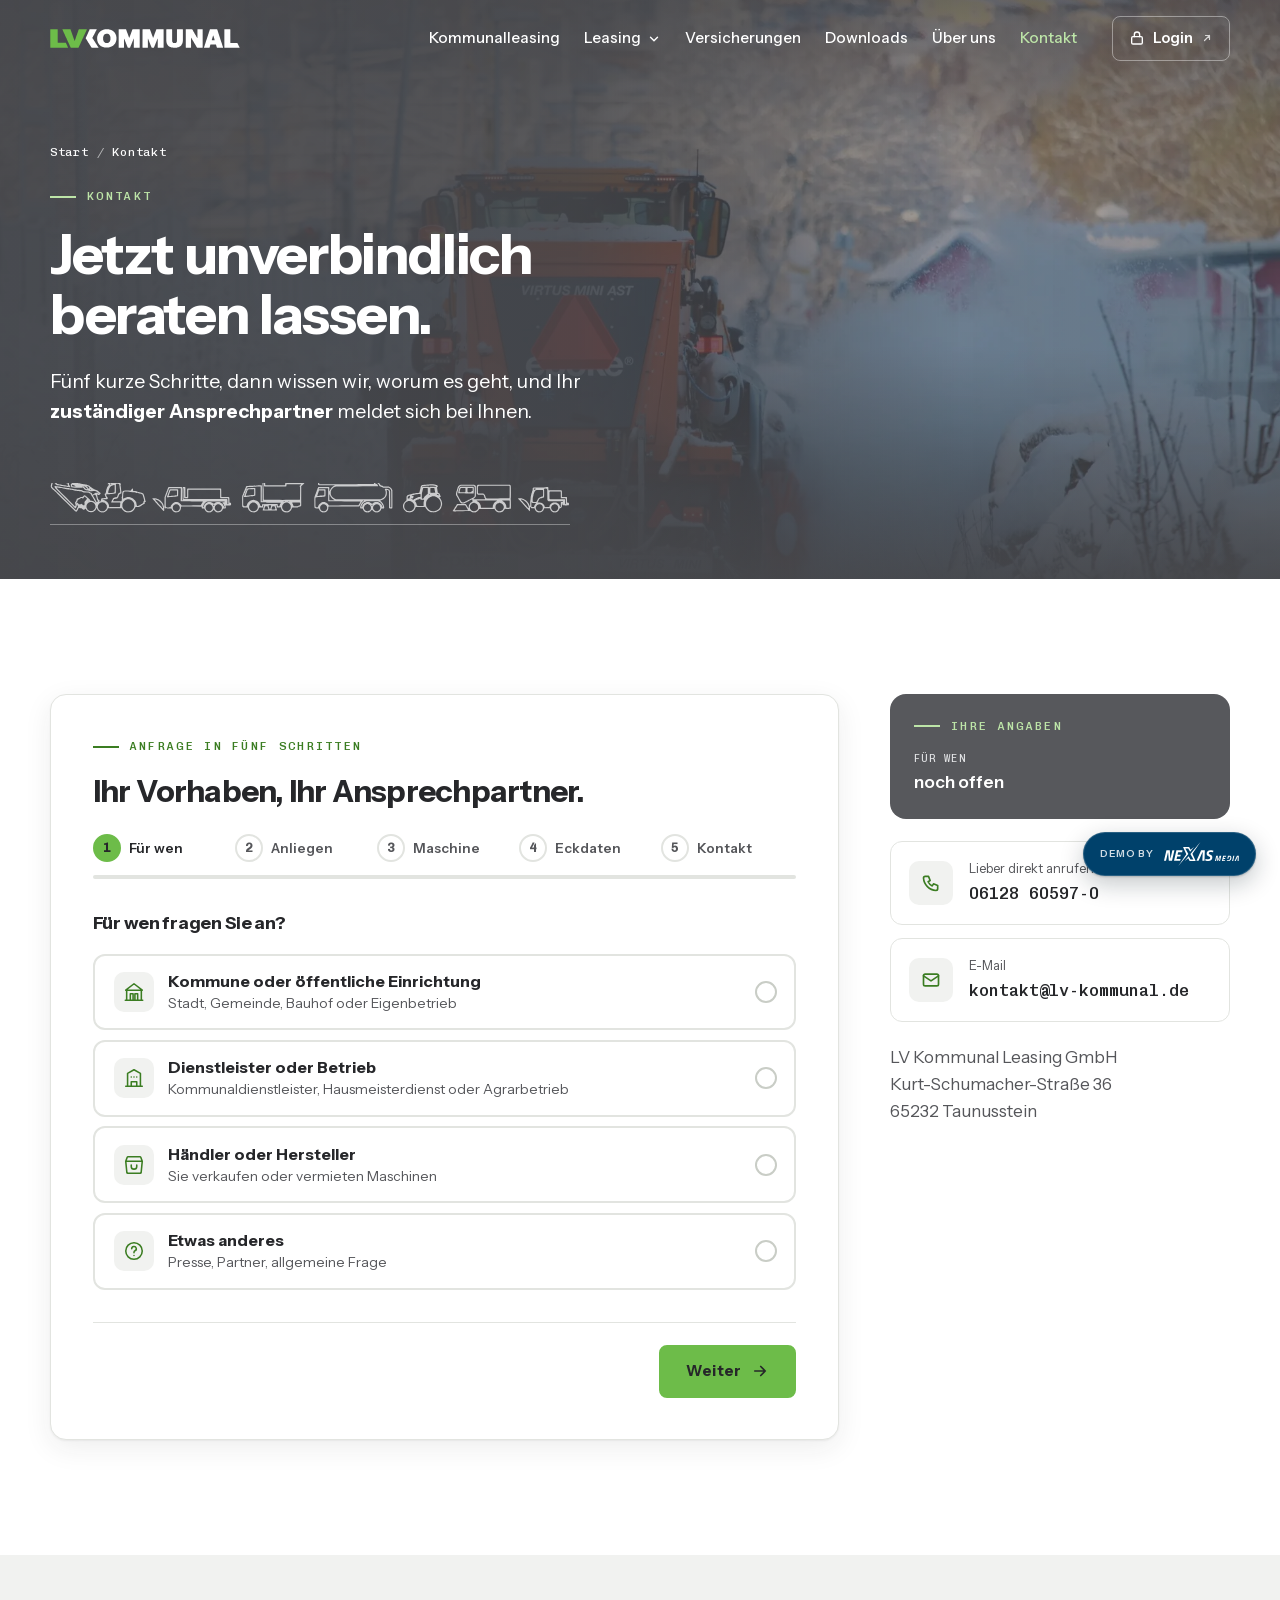
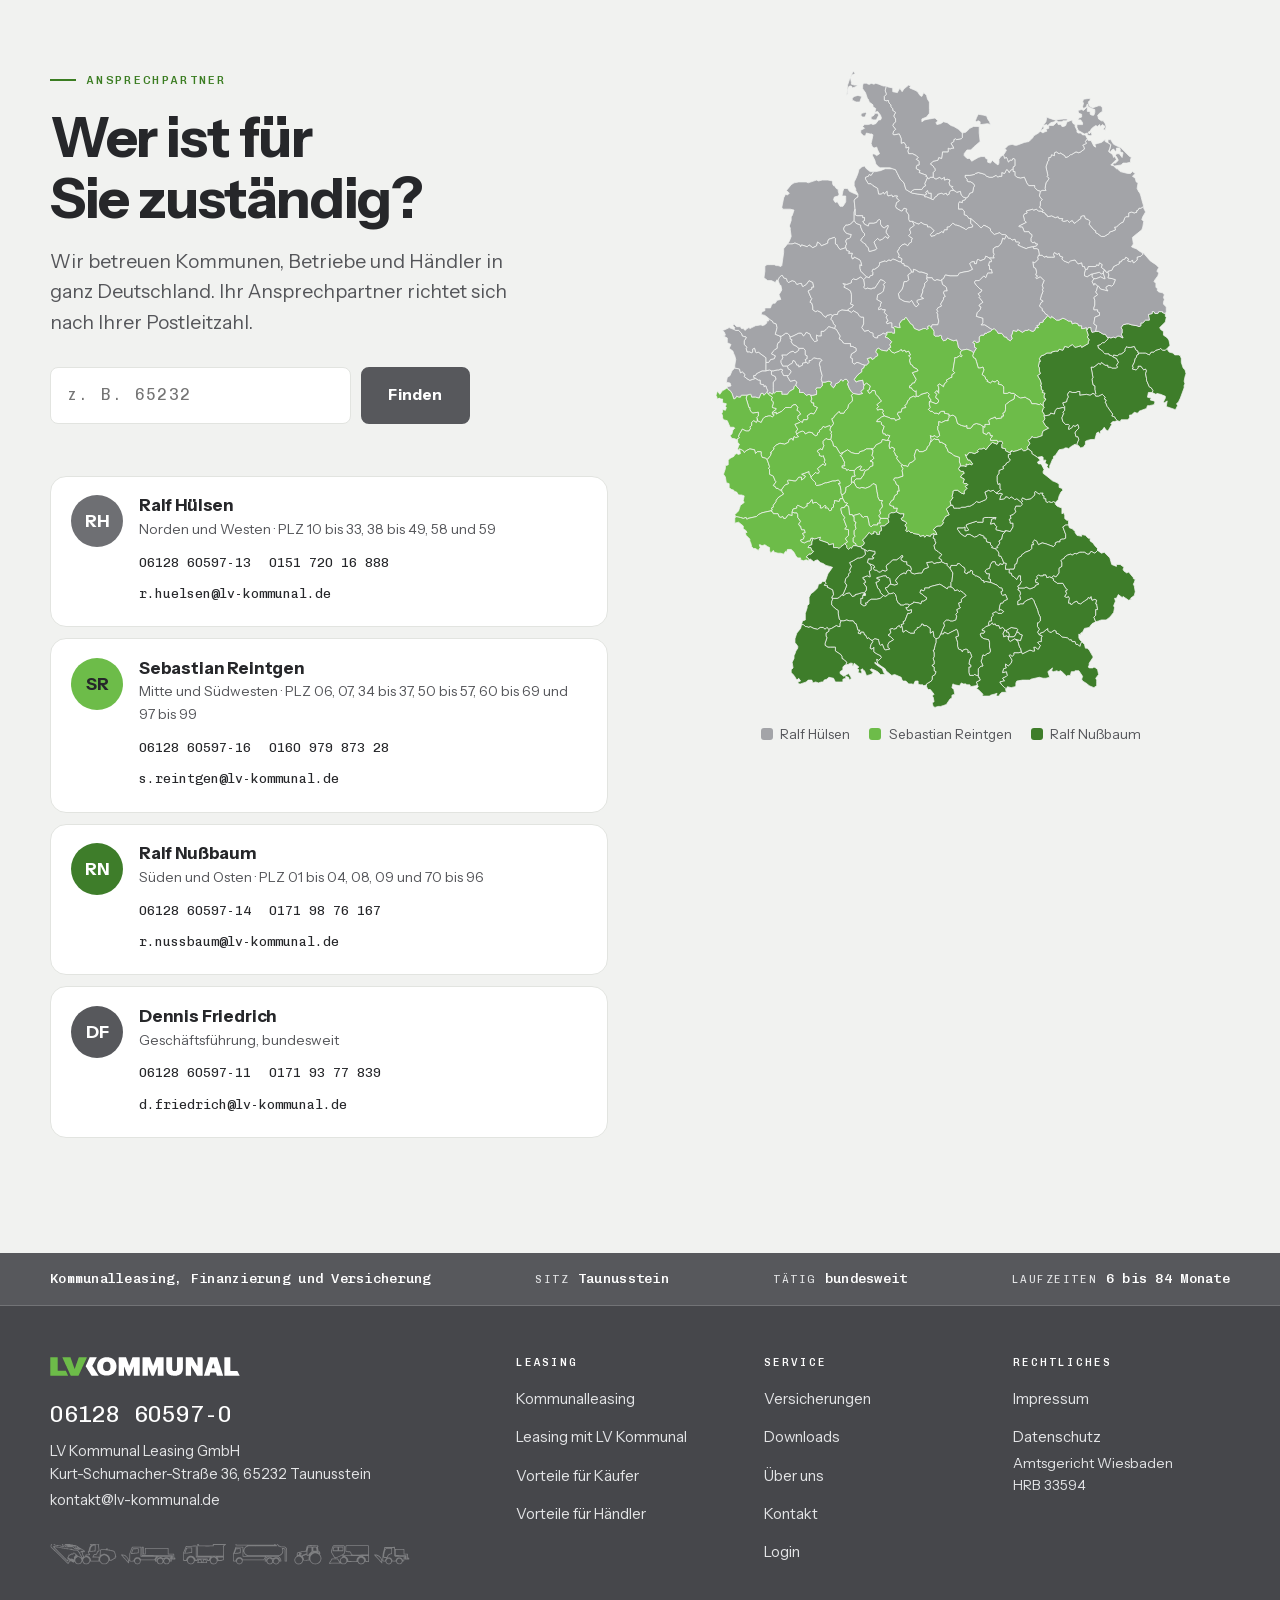
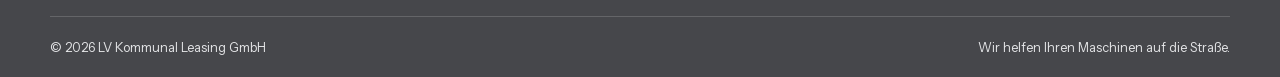
<file: kontakt.html>
<!DOCTYPE html>
<html lang="de" class="no-js">
<head>
<meta charset="utf-8">
<meta name="viewport" content="width=device-width, initial-scale=1">
<title>Kontakt | LV Kommunal</title>
<meta name="description" content="Kontakt zu LV Kommunal in Taunusstein: Telefon 06128 60597-0, kontakt@lv-kommunal.de. Jetzt unverbindlich beraten lassen.">
<meta name="robots" content="noindex,nofollow">
<meta http-equiv="Content-Security-Policy" content="default-src 'self'; img-src 'self' data:; style-src 'self'; script-src 'self'; font-src 'self'; base-uri 'self'; form-action 'self'; object-src 'none'">
<link rel="icon" href="assets/img/favicon.svg" type="image/svg+xml">
<link rel="icon" href="assets/img/favicon-32.png" sizes="32x32" type="image/png">
<link rel="apple-touch-icon" href="assets/img/favicon-180.png">
<meta name="theme-color" content="#57585C">
<script src="assets/js/js-an.js"></script>
<link rel="preload" as="font" type="font/woff2" crossorigin href="assets/fonts/instrument-sans-400-700-latin.woff2">
<link rel="preload" as="font" type="font/woff2" crossorigin href="assets/fonts/chivo-mono-400-500-latin.woff2">
<link rel="stylesheet" href="assets/fonts/fonts.css">
<link rel="stylesheet" href="assets/css/style.css">
<link rel="stylesheet" href="assets/css/demo-pille.css">
<script src="assets/js/main.js" defer></script>
</head>
<body>
<a class="skip" href="#inhalt">Zum Inhalt&nbsp;springen</a>
<header class="kopf">
  <div class="wrap kopf-innen">
    <a class="logo" href="./" aria-label="LV Kommunal, zur Startseite"><img class="logo-dunkel" src="assets/img/logo.svg" alt="LV Kommunal" width="190" height="19"><img class="logo-hell" src="assets/img/logo-hell.svg" alt="" width="190" height="19"></a>
    <button class="menue-knopf" type="button" aria-expanded="false" aria-controls="nav"><span></span><b class="sr">Menü</b></button>
    <nav class="nav" id="nav" aria-label="Hauptnavigation"><ul><li><a href="kommunalleasing">Kommunalleasing</a></li><li class="nav-gruppe"><button type="button" aria-expanded="false">Leasing <svg viewBox="0 0 24 24" fill="none" stroke="currentColor" stroke-width="2.4" stroke-linecap="round" stroke-linejoin="round" aria-hidden="true"><path d="M6 9l6 6 6-6"/></svg></button><ul class="unter"><li><a href="leasing">Leasing mit LV&nbsp;Kommunal</a></li><li><a href="vorteile-kaeufer">Vorteile für&nbsp;Käufer</a></li><li><a href="vorteile-haendler">Vorteile für&nbsp;Händler</a></li></ul></li><li><a href="versicherungen">Versicherungen</a></li><li><a href="downloads">Downloads</a></li><li><a href="ueber-uns">Über&nbsp;uns</a></li><li><a href="kontakt" aria-current="page">Kontakt</a></li></ul></nav>
    <!-- Login: ab 01.11.2026 externe Seite, Adresse in seiten.py (LOGIN) ändern -->
    <a class="login" href="https://www.lv-kommunal.de/authentifizierung/authentifizierung" target="_blank" rel="noopener"><svg viewBox="0 0 24 24" fill="none" stroke="currentColor" stroke-width="2" stroke-linecap="round" stroke-linejoin="round" aria-hidden="true"><rect x="4" y="10" width="16" height="11" rx="2"/><path d="M8 10V7a4 4 0 0 1 8 0v3"/></svg><span>Login</span><svg class="extern" viewBox="0 0 24 24" fill="none" stroke="currentColor" stroke-width="2.4" stroke-linecap="round" stroke-linejoin="round" aria-hidden="true"><path d="M7 17L17 7M9 7h8v8"/></svg><span class="sr">(öffnet in neuem&nbsp;Tab)</span></a>
  </div>
</header>
<main id="inhalt">
<section class="hero">
  <div class="hero-bild"><picture><source srcset="assets/img/streufahrzeug-stadt.webp" type="image/webp"><img src="assets/img/streufahrzeug-stadt.jpg" alt="Streufahrzeug im Winterdienst auf einer Straße in der Stadt" width="2000" height="1334" fetchpriority="high"></picture></div>
  <div class="wrap">
    <nav aria-label="Brotkrümel"><ol class="brotkrumen"><li><a href="./">Start</a></li><li aria-current="page">Kontakt</li></ol></nav>
    <div class="hero-text"><p class="eyebrow">Kontakt</p><h1 class="d-l">Jetzt unverbindlich beraten&nbsp;lassen.</h1><p class="lead">Fünf kurze Schritte, dann wissen wir, worum es geht, und Ihr <strong>zuständiger&nbsp;Ansprechpartner</strong> meldet sich bei&nbsp;Ihnen.</p></div>
    <div class="strasse" aria-hidden="true"><svg class="illu" viewBox="0 60 5928 400" aria-hidden="true"><use href="assets/img/illustration.svg#ill"/></svg></div>
  </div>
</section><section class="sek" id="anfrage-sek" aria-labelledby="funnel-titel">
  <div class="wrap funnel-raster">
    <div class="funnel" id="funnel">
      <div class="funnel-kopf">
        <p class="eyebrow">Anfrage in fünf&nbsp;Schritten</p>
        <h2 class="d-m" id="funnel-titel">Ihr Vorhaben, Ihr&nbsp;Ansprechpartner.</h2>
        <ol class="funnel-schritte" aria-hidden="true"><li data-s="1"><span class="fs-nr">1</span><span class="fs-name">Für&nbsp;wen</span></li><li data-s="2"><span class="fs-nr">2</span><span class="fs-name">Anliegen</span></li><li data-s="3"><span class="fs-nr">3</span><span class="fs-name">Maschine</span></li><li data-s="4"><span class="fs-nr">4</span><span class="fs-name">Eckdaten</span></li><li data-s="5"><span class="fs-nr">5</span><span class="fs-name">Kontakt</span></li></ol>
        <div class="funnel-balken" aria-hidden="true"><span id="funnel-balken"></span></div>
        <p class="sr" id="funnel-status" aria-live="polite"></p>
      </div>
      <form id="anfrage" class="funnel-form" novalidate>
        <fieldset class="stufe" data-stufe="1"><legend class="d-s">Für wen fragen Sie an?</legend>
          <div class="kacheln kacheln-liste"><label class="kw"><input type="radio" name="wer" value="Kommune oder öffentliche Einrichtung"><span class="kw-ikon"><svg viewBox="0 0 24 24" fill="none" stroke="currentColor" stroke-width="1.7" stroke-linecap="round" stroke-linejoin="round" aria-hidden="true"><path d="M2.5 21h19M4 21V10m16 11V10M3 10h18L12 3 3 10ZM8 21v-7h3v7M13 21v-7h3v7"/></svg></span><span class="kw-text"><strong>Kommune oder öffentliche&nbsp;Einrichtung</strong><small>Stadt, Gemeinde, Bauhof oder&nbsp;Eigenbetrieb</small></span></label><label class="kw"><input type="radio" name="wer" value="Dienstleister oder Betrieb"><span class="kw-ikon"><svg viewBox="0 0 24 24" fill="none" stroke="currentColor" stroke-width="1.7" stroke-linecap="round" stroke-linejoin="round" aria-hidden="true"><path d="M3 21h18M5 21V7l7-4 7 4v14M9 21v-5h6v5M9 11h.01M12 11h.01M15 11h.01"/></svg></span><span class="kw-text"><strong>Dienstleister oder&nbsp;Betrieb</strong><small>Kommunaldienstleister, Hausmeisterdienst oder&nbsp;Agrarbetrieb</small></span></label><label class="kw"><input type="radio" name="wer" value="Händler oder Hersteller"><span class="kw-ikon"><svg viewBox="0 0 24 24" fill="none" stroke="currentColor" stroke-width="1.7" stroke-linecap="round" stroke-linejoin="round" aria-hidden="true"><path d="M3 8h18l-1.2 12.2a1 1 0 0 1-1 .8H5.2a1 1 0 0 1-1-.8L3 8ZM3 8l1.6-4.4A1 1 0 0 1 5.5 3h13a1 1 0 0 1 .9.6L21 8M9 12v1.5a3 3 0 0 0 6 0V12"/></svg></span><span class="kw-text"><strong>Händler oder&nbsp;Hersteller</strong><small>Sie verkaufen oder vermieten&nbsp;Maschinen</small></span></label><label class="kw"><input type="radio" name="wer" value="Etwas anderes"><span class="kw-ikon"><svg viewBox="0 0 24 24" fill="none" stroke="currentColor" stroke-width="1.7" stroke-linecap="round" stroke-linejoin="round" aria-hidden="true"><path d="M12 21a9 9 0 1 0 0-18 9 9 0 0 0 0 18ZM9.5 9.5a2.5 2.5 0 1 1 3.5 2.3c-.6.3-1 .9-1 1.6v.6M12 17h.01"/></svg></span><span class="kw-text"><strong>Etwas&nbsp;anderes</strong><small>Presse, Partner, allgemeine&nbsp;Frage</small></span></label></div>
          <p class="stufe-fehler" hidden>Bitte wählen Sie eine&nbsp;Möglichkeit.</p></fieldset>

        <fieldset class="stufe" data-stufe="2"><legend class="d-s">Worum geht es?</legend>
          <div class="variante-feld" data-fuer="kommune"><div class="kacheln kacheln-liste"><label class="kw"><input type="radio" name="anliegen" value="Kommunalleasing"><span class="kw-text"><strong>Kommunalleasing</strong><small>Feste Raten statt&nbsp;Einmalinvestition</small></span></label><label class="kw"><input type="radio" name="anliegen" value="Kommunale Langzeitmiete"><span class="kw-text"><strong>Kommunale&nbsp;Langzeitmiete</strong><small>6 bis 84 Monate, auch als&nbsp;Saisonmiete</small></span></label><label class="kw"><input type="radio" name="anliegen" value="Maschinenbruchversicherung"><span class="kw-text"><strong>Maschinenbruchversicherung</strong><small>Absicherung für den&nbsp;Fuhrpark</small></span></label><label class="kw"><input type="radio" name="anliegen" value="Beratung, was passt"><span class="kw-text"><strong>Beratung, was&nbsp;passt</strong><small>Leasing oder&nbsp;Langzeitmiete?</small></span></label></div></div><div class="variante-feld" data-fuer="betrieb"><div class="kacheln kacheln-liste"><label class="kw"><input type="radio" name="anliegen" value="Leasing"><span class="kw-text"><strong>Leasing</strong><small>Nutzung statt&nbsp;Eigentum</small></span></label><label class="kw"><input type="radio" name="anliegen" value="Mietkauf"><span class="kw-text"><strong>Mietkauf</strong><small>Eigentum nach der letzten&nbsp;Rate</small></span></label><label class="kw"><input type="radio" name="anliegen" value="Finanzierung"><span class="kw-text"><strong>Finanzierung</strong><small>Klassischer Kredit für die&nbsp;Maschine</small></span></label><label class="kw"><input type="radio" name="anliegen" value="Maschinenbruchversicherung"><span class="kw-text"><strong>Maschinenbruchversicherung</strong><small>Auch bei Motorschaden und&nbsp;Bedienfehler</small></span></label></div></div><div class="variante-feld" data-fuer="haendler"><div class="kacheln kacheln-liste"><label class="kw"><input type="radio" name="anliegen" value="Partner werden"><span class="kw-text"><strong>Partner&nbsp;werden</strong><small>Absatzfinanzierung für Ihre&nbsp;Kunden</small></span></label><label class="kw"><input type="radio" name="anliegen" value="Einkaufsfinanzierung"><span class="kw-text"><strong>Einkaufsfinanzierung</strong><small>Lagermaschinen ohne&nbsp;Kapitalbindung</small></span></label><label class="kw"><input type="radio" name="anliegen" value="Mietparkversicherung"><span class="kw-text"><strong>Mietparkversicherung</strong><small>Neumaschinen automatisch&nbsp;versichert</small></span></label><label class="kw"><input type="radio" name="anliegen" value="Zugang zum Onlinerechner"><span class="kw-text"><strong>Zugang zum&nbsp;Onlinerechner</strong><small>Angebote in wenigen&nbsp;Klicks</small></span></label></div></div><div class="variante-feld" data-fuer="anders"><div class="kacheln kacheln-liste"><label class="kw"><input type="radio" name="anliegen" value="Allgemeine Frage"><span class="kw-text"><strong>Allgemeine&nbsp;Frage</strong><small>Wir melden&nbsp;uns</small></span></label><label class="kw"><input type="radio" name="anliegen" value="Rückruf gewünscht"><span class="kw-text"><strong>Rückruf&nbsp;gewünscht</strong><small>Wir rufen Sie&nbsp;an</small></span></label></div></div>
          <p class="stufe-fehler" hidden>Bitte wählen Sie eine&nbsp;Möglichkeit.</p></fieldset>

        <fieldset class="stufe" data-stufe="3"><legend class="d-s"><span data-fuer-text="kunde">Welche Maschine soll es&nbsp;sein?</span><span data-fuer-text="haendler">Welche Maschinen verkaufen&nbsp;Sie?</span></legend>
          <p class="stufe-hinweis">Mehrfachauswahl&nbsp;möglich.</p>
          <div class="kacheln kacheln-raster"><label class="kw"><input type="checkbox" name="maschine" value="Winterdienst"><span class="kw-ikon"><svg viewBox="0 0 24 24" fill="none" stroke="currentColor" stroke-width="1.7" stroke-linecap="round" stroke-linejoin="round" aria-hidden="true"><path d="M12 2v20M4.9 6l14.2 12M4.9 18 19.1 6M9 3.5l3 2.5 3-2.5M9 20.5l3-2.5 3 2.5"/></svg></span><span class="kw-text"><strong>Winterdienst</strong><small>Streuer,&nbsp;Pflüge</small></span></label><label class="kw"><input type="checkbox" name="maschine" value="Grünpflege"><span class="kw-ikon"><svg viewBox="0 0 24 24" fill="none" stroke="currentColor" stroke-width="1.7" stroke-linecap="round" stroke-linejoin="round" aria-hidden="true"><path d="M5 21c0-9 5-14 15-15-1 10-6 15-15 15ZM5 21l8-8"/></svg></span><span class="kw-text"><strong>Grünpflege</strong><small>Mäher,&nbsp;Mähausleger</small></span></label><label class="kw"><input type="checkbox" name="maschine" value="Straßenreinigung"><span class="kw-ikon"><svg viewBox="0 0 24 24" fill="none" stroke="currentColor" stroke-width="1.7" stroke-linecap="round" stroke-linejoin="round" aria-hidden="true"><path d="M14 3 9 13M6 13h8l3 8H3l3-8ZM8 17l-1 4M12 17v4"/></svg></span><span class="kw-text"><strong>Straßenreinigung</strong><small>Kehrmaschinen</small></span></label><label class="kw"><input type="checkbox" name="maschine" value="Bauhof und Transport"><span class="kw-ikon"><svg viewBox="0 0 24 24" fill="none" stroke="currentColor" stroke-width="1.7" stroke-linecap="round" stroke-linejoin="round" aria-hidden="true"><path d="M2 17V6h11v11M13 9h4.5l3.5 3.5V17M4.5 17a2 2 0 1 0 4 0 2 2 0 0 0-4 0Zm10.5 0a2 2 0 1 0 4 0 2 2 0 0 0-4 0Z"/></svg></span><span class="kw-text"><strong>Bauhof und&nbsp;Transport</strong><small>Radlader,&nbsp;Transporter</small></span></label><label class="kw"><input type="checkbox" name="maschine" value="Sonderfahrzeug"><span class="kw-ikon"><svg viewBox="0 0 24 24" fill="none" stroke="currentColor" stroke-width="1.7" stroke-linecap="round" stroke-linejoin="round" aria-hidden="true"><path d="M3 17h18M5 17V9h8v8M13 11h4l3 3v3M8 9V5h3M7 20a1.5 1.5 0 1 0 0-3M17 20a1.5 1.5 0 1 0 0-3"/></svg></span><span class="kw-text"><strong>Sonderfahrzeug</strong><small>Sonderaufbauten</small></span></label><label class="kw"><input type="checkbox" name="maschine" value="Mehrere Maschinen"><span class="kw-ikon"><svg viewBox="0 0 24 24" fill="none" stroke="currentColor" stroke-width="1.7" stroke-linecap="round" stroke-linejoin="round" aria-hidden="true"><path d="M3 7h7v6H3zM14 7h7v6h-7zM3 17h7M14 17h7"/></svg></span><span class="kw-text"><strong>Mehrere&nbsp;Maschinen</strong><small>Ganzer&nbsp;Fuhrpark</small></span></label></div>
          <div class="feld"><label for="f-modell">Hersteller oder Modell, falls schon bekannt</label><input id="f-modell" name="modell" autocomplete="off" placeholder="zum Beispiel Kehrmaschine, 2 Kubikmeter"></div>
          <p class="stufe-fehler" hidden>Bitte wählen Sie mindestens eine&nbsp;Maschinenart.</p></fieldset>

        <fieldset class="stufe" data-stufe="4"><legend class="d-s"><span data-fuer-text="kunde">Ein paar&nbsp;Eckdaten</span><span data-fuer-text="haendler">Ein paar Angaben zu Ihrem&nbsp;Betrieb</span></legend>
          <div class="variante-feld" data-fuer="kunde">
            <div class="feld-gruppe"><p class="feld-titel" id="t-wert">Ungefährer Anschaffungswert,&nbsp;netto</p><div class="chip-wahl"><label class="cw"><input type="radio" name="wert" value="bis 50.000 €"><span>bis 50.000&nbsp;€</span></label><label class="cw"><input type="radio" name="wert" value="50.000 bis 150.000 €"><span>50.000 bis 150.000&nbsp;€</span></label><label class="cw"><input type="radio" name="wert" value="150.000 bis 300.000 €"><span>150.000 bis 300.000&nbsp;€</span></label><label class="cw"><input type="radio" name="wert" value="über 300.000 €"><span>über 300.000&nbsp;€</span></label><label class="cw"><input type="radio" name="wert" value="noch offen"><span>noch&nbsp;offen</span></label></div></div>
            <div class="feld-gruppe"><p class="feld-titel">Gewünschte&nbsp;Laufzeit</p><div class="chip-wahl"><label class="cw"><input type="radio" name="laufzeit" value="bis 24 Monate"><span>bis 24&nbsp;Monate</span></label><label class="cw"><input type="radio" name="laufzeit" value="36 Monate"><span>36&nbsp;Monate</span></label><label class="cw"><input type="radio" name="laufzeit" value="48 Monate"><span>48&nbsp;Monate</span></label><label class="cw"><input type="radio" name="laufzeit" value="60 Monate"><span>60&nbsp;Monate</span></label><label class="cw"><input type="radio" name="laufzeit" value="72 bis 84 Monate"><span>72 bis 84&nbsp;Monate</span></label><label class="cw"><input type="radio" name="laufzeit" value="Beratung gewünscht"><span>Beratung&nbsp;gewünscht</span></label></div></div>
            <div class="feld-gruppe"><p class="feld-titel">Raten nur in der Saison, zum Beispiel im&nbsp;Winter?</p><div class="chip-wahl"><label class="cw"><input type="radio" name="saison" value="Ja, interessant"><span>Ja,&nbsp;interessant</span></label><label class="cw"><input type="radio" name="saison" value="Nein"><span>Nein</span></label><label class="cw"><input type="radio" name="saison" value="Weiß ich noch nicht"><span>Weiß ich noch&nbsp;nicht</span></label></div></div>
          </div>
          <div class="variante-feld" data-fuer="haendler">
            <div class="feld-gruppe"><p class="feld-titel">Jahresumsatz Ihres&nbsp;Betriebs</p><div class="chip-wahl"><label class="cw"><input type="radio" name="umsatz" value="unter 1,5 Mio. €"><span>unter 1,5 Mio.&nbsp;€</span></label><label class="cw"><input type="radio" name="umsatz" value="1,5 bis 5 Mio. €"><span>1,5 bis 5 Mio.&nbsp;€</span></label><label class="cw"><input type="radio" name="umsatz" value="über 5 Mio. €"><span>über 5 Mio.&nbsp;€</span></label><label class="cw"><input type="radio" name="umsatz" value="keine Angabe"><span>keine&nbsp;Angabe</span></label></div></div>
            <div class="feld-gruppe"><p class="feld-titel">Finanzierte Verkäufe pro Jahr,&nbsp;ungefähr</p><div class="chip-wahl"><label class="cw"><input type="radio" name="stueck" value="bis 10"><span>bis&nbsp;10</span></label><label class="cw"><input type="radio" name="stueck" value="10 bis 50"><span>10 bis&nbsp;50</span></label><label class="cw"><input type="radio" name="stueck" value="über 50"><span>über&nbsp;50</span></label><label class="cw"><input type="radio" name="stueck" value="noch keine"><span>noch&nbsp;keine</span></label></div></div>
          </div>
          <div class="feld-gruppe"><p class="feld-titel">Wann soll es&nbsp;losgehen?</p><div class="chip-wahl"><label class="cw"><input type="radio" name="zeitpunkt" value="So bald wie möglich"><span>So bald wie&nbsp;möglich</span></label><label class="cw"><input type="radio" name="zeitpunkt" value="Zur nächsten Saison"><span>Zur nächsten&nbsp;Saison</span></label><label class="cw"><input type="radio" name="zeitpunkt" value="In 3 bis 6 Monaten"><span>In 3 bis 6&nbsp;Monaten</span></label><label class="cw"><input type="radio" name="zeitpunkt" value="Erst einmal informieren"><span>Erst einmal&nbsp;informieren</span></label></div></div>
        </fieldset>

        <fieldset class="stufe" data-stufe="5"><legend class="d-s">Wie erreichen wir Sie?</legend>
          <p class="formular-hinweis">Felder mit <span class="pflicht" aria-hidden="true">*</span> sind&nbsp;Pflichtfelder.</p>
          <div class="felder">
            <div class="feld"><label for="f-name">Name <span class="pflicht" aria-hidden="true">*</span></label><input id="f-name" name="name" autocomplete="name" required aria-required="true"></div>
            <div class="feld"><label for="f-org">Kommune oder Firma</label><input id="f-org" name="organisation" autocomplete="organization"></div>
            <div class="feld"><label for="f-mail">E-Mail <span class="pflicht" aria-hidden="true">*</span></label><input id="f-mail" name="mail" type="email" autocomplete="email" required aria-required="true"></div>
            <div class="feld"><label for="f-tel">Telefon</label><input id="f-tel" name="tel" type="tel" autocomplete="tel"></div>
            <div class="feld"><label for="f-plz">Postleitzahl</label><input id="f-plz" name="plz" inputmode="numeric" autocomplete="postal-code" maxlength="5" aria-describedby="f-plz-hinweis"></div>
            <div class="feld feld-zuständig"><p class="zustaendig" id="f-plz-hinweis" aria-live="polite">Mit der Postleitzahl sehen Sie, wer für Sie zuständig&nbsp;ist.</p></div>
          </div>
          <div class="feld-gruppe"><p class="feld-titel">Rückruf am&nbsp;liebsten</p><div class="chip-wahl"><label class="cw"><input type="radio" name="rueckruf" value="vormittags"><span>vormittags</span></label><label class="cw"><input type="radio" name="rueckruf" value="nachmittags"><span>nachmittags</span></label><label class="cw"><input type="radio" name="rueckruf" value="egal"><span>egal</span></label><label class="cw"><input type="radio" name="rueckruf" value="lieber per E-Mail"><span>lieber per&nbsp;E-Mail</span></label></div></div>
          <div class="feld"><label for="f-text">Möchten Sie noch etwas ergänzen?</label><textarea id="f-text" name="text" rows="4"></textarea></div>
          <p class="notiz">Wir nutzen Ihre Angaben nur, um Ihre Anfrage zu beantworten. Mehr dazu in der <a class="textlink" href="datenschutz">Datenschutzerklärung</a>.</p>
          <p class="stufe-fehler" hidden>Bitte geben Sie Ihren Namen und eine gültige E-Mail-Adresse&nbsp;an.</p>
        </fieldset>

        <div class="funnel-nav">
          <button class="btn btn-linie" type="button" id="funnel-zurueck" hidden>Zurück</button>
          <button class="btn btn-gruen" type="button" id="funnel-weiter">Weiter <svg viewBox="0 0 24 24" fill="none" stroke="currentColor" stroke-width="2.2" stroke-linecap="round" stroke-linejoin="round" aria-hidden="true"><path d="M5 12h14M13 6l6 6-6 6"/></svg></button>
          <button class="btn btn-gruen" type="submit" id="funnel-senden">Anfrage senden <svg viewBox="0 0 24 24" fill="none" stroke="currentColor" stroke-width="2.2" stroke-linecap="round" stroke-linejoin="round" aria-hidden="true"><path d="M5 12h14M13 6l6 6-6 6"/></svg></button>
        </div>
      </form>
      <div class="funnel-fertig" id="funnel-fertig" tabindex="-1" hidden>
        <p class="eyebrow">Anfrage&nbsp;erhalten</p>
        <h2 class="d-m">Danke, wir melden&nbsp;uns.</h2>
        <div id="fertig-person"></div>
        <p class="notiz">Vorschau: Das Formular ist noch nicht angebunden, es wurde nichts&nbsp;versendet.</p>
      </div>
    </div>

    <aside class="funnel-seite" aria-label="Ihre Angaben und direkter Kontakt">
      <div class="angaben" id="angaben">
        <p class="eyebrow">Ihre&nbsp;Angaben</p>
        <dl id="angaben-liste"><div><dt>Für wen</dt><dd>noch offen</dd></div></dl>
      </div>
      <div class="direkt">
        <a href="tel:+4961286059700"><span class="direkt-icon"><svg viewBox="0 0 24 24" fill="none" stroke="currentColor" stroke-width="2" stroke-linecap="round" stroke-linejoin="round" aria-hidden="true"><path d="M5 4h4l2 5-2.5 1.5a11 11 0 0 0 5 5L15 13l5 2v4a2 2 0 0 1-2 2A16 16 0 0 1 3 6a2 2 0 0 1 2-2"/></svg></span><span><small>Lieber direkt&nbsp;anrufen?</small><strong>06128&nbsp;60597-0</strong></span></a>
        <a href="mailto:kontakt@lv-kommunal.de"><span class="direkt-icon"><svg viewBox="0 0 24 24" fill="none" stroke="currentColor" stroke-width="2" stroke-linecap="round" stroke-linejoin="round" aria-hidden="true"><rect x="3" y="5" width="18" height="14" rx="2"/><path d="M3 7l9 6 9-6"/></svg></span><span><small>E-Mail</small><strong>kontakt@lv-kommunal.de</strong></span></a>
      </div>
      <address class="adresse">LV Kommunal Leasing GmbH<br>Kurt-Schumacher-Straße 36<br>65232&nbsp;Taunusstein</address>
    </aside>
  </div>
</section>
<section class="sek sek-raum" id="ansprechpartner" aria-labelledby="gebiet-titel">
  <div class="wrap gebiet">
    <div>
      <p class="eyebrow">Ansprechpartner</p>
      <h2 class="d-l" id="gebiet-titel">Wer ist für Sie&nbsp;zuständig?</h2>
      <p class="lead">Wir betreuen Kommunen, Betriebe und Händler in ganz Deutschland. Ihr Ansprechpartner richtet sich nach Ihrer&nbsp;Postleitzahl.</p>
      <form class="plz-suche" id="plz-form" role="search">
        <label class="sr" for="plz">Postleitzahl</label>
        <input id="plz" name="plz" inputmode="numeric" autocomplete="postal-code" maxlength="5" placeholder="z. B. 65232">
        <button class="btn btn-grau" type="submit">Finden</button>
      </form>
      <p class="plz-meldung" id="plz-meldung" aria-live="polite"></p>
      <div class="personen" id="personen"><article class="person" data-gebiet="huelsen"><span class="person-kuerzel" aria-hidden="true">RH</span><div>
        <h3>Ralf&nbsp;Hülsen</h3><p class="rolle">Norden und Westen · PLZ 10 bis 33, 38 bis 49, 58 und&nbsp;59</p>
        <p class="wege"><a href="tel:+4961286059713">06128&nbsp;60597-13</a><a href="tel:+4915172016888">0151 720 16&nbsp;888</a><a href="mailto:r.huelsen@lv-kommunal.de">r.huelsen@lv-kommunal.de</a></p></div></article><article class="person" data-gebiet="reintgen"><span class="person-kuerzel" aria-hidden="true">SR</span><div>
        <h3>Sebastian&nbsp;Reintgen</h3><p class="rolle">Mitte und Südwesten · PLZ 06, 07, 34 bis 37, 50 bis 57, 60 bis 69 und 97 bis&nbsp;99</p>
        <p class="wege"><a href="tel:+4961286059716">06128&nbsp;60597-16</a><a href="tel:+4916097987328">0160 979 873&nbsp;28</a><a href="mailto:s.reintgen@lv-kommunal.de">s.reintgen@lv-kommunal.de</a></p></div></article><article class="person" data-gebiet="nussbaum"><span class="person-kuerzel" aria-hidden="true">RN</span><div>
        <h3>Ralf&nbsp;Nußbaum</h3><p class="rolle">Süden und Osten · PLZ 01 bis 04, 08, 09 und 70 bis&nbsp;96</p>
        <p class="wege"><a href="tel:+4961286059714">06128&nbsp;60597-14</a><a href="tel:+491719876167">0171 98 76&nbsp;167</a><a href="mailto:r.nussbaum@lv-kommunal.de">r.nussbaum@lv-kommunal.de</a></p></div></article><article class="person" data-gebiet="alle"><span class="person-kuerzel" aria-hidden="true">DF</span><div>
        <h3>Dennis&nbsp;Friedrich</h3><p class="rolle">Geschäftsführung,&nbsp;bundesweit</p>
        <p class="wege"><a href="tel:+4961286059711">06128&nbsp;60597-11</a><a href="tel:+491719377839">0171 93 77&nbsp;839</a><a href="mailto:d.friedrich@lv-kommunal.de">d.friedrich@lv-kommunal.de</a></p></div></article></div>
    </div>
    <div class="karte-spalte">
      <div class="karte-wrap" id="karte"><svg class="karte-svg" viewBox="0 0 500 677" aria-hidden="true"><path data-plz="01" data-gebiet="nussbaum" d="M422 304 426 306 428 310 426 313 427 315 426 316 421 316 420 315 417 315 417 313 414 313 410 310 409 312 407 311 402 315 399 315 401 326 400 328 401 334 403 335 403 339 404 343 403 344 404 346 407 346 411 344 414 347 413 349 415 350 414 353 415 354 416 357 417 358 419 361 422 365 421 367 424 368 425 370 427 372 430 373 431 371 438 371 440 369 440 366 442 366 445 363 448 364 450 363 450 362 458 359 459 356 461 356 466 355 467 352 466 351 462 350 463 348 459 347 460 342 464 342 465 340 463 337 461 336 458 329 458 327 457 322 458 319 457 317 455 318 452 314 449 314 449 316 447 318 443 317 444 315 443 314 445 310 446 306 447 305 448 302 450 301 449 300 449 298 447 297 445 293 441 294 438 294 437 293 435 296 435 298 434 299 431 301 429 301 427 303 423 302 422 304Z"/><path data-plz="02" data-gebiet="nussbaum" d="M464 342 468 344 469 343 473 344 478 346 478 348 476 352 477 353 480 351 479 357 488 360 489 360 491 356 490 354 492 352 494 348 498 337 498 334 499 333 498 330 499 325 500 322 499 318 497 316 495 310 495 306 494 303 492 302 488 302 486 300 482 299 480 296 481 294 480 295 478 297 475 297 474 296 473 295 472 296 468 297 466 299 463 299 461 302 457 300 454 300 449 300 450 301 448 302 447 305 446 306 445 310 443 314 444 315 443 317 447 318 449 316 449 314 452 314 455 318 457 317 458 319 457 322 458 327 458 329 461 336 463 337 465 340 464 342Z"/><path data-plz="03" data-gebiet="nussbaum" d="M449 300 454 300 457 300 461 302 463 299 466 299 468 297 472 296 473 295 474 296 475 297 478 297 480 295 481 294 483 292 482 287 481 285 479 283 476 281 476 277 473 275 472 273 478 267 479 262 478 261 478 258 475 257 475 256 471 256 470 258 467 258 466 256 464 256 464 258 460 259 461 265 457 265 454 268 452 268 452 271 450 272 448 271 442 270 439 269 437 269 433 270 431 273 432 275 432 279 431 280 433 284 429 282 427 282 425 284 423 283 420 284 418 283 417 284 417 285 413 289 411 289 409 291 406 292 407 295 410 297 411 298 413 300 414 301 418 301 418 302 421 303 422 304 423 302 427 303 429 301 431 301 434 299 435 298 435 296 437 293 438 294 441 294 445 293 447 297 449 298 449 300Z"/><path data-plz="04" data-gebiet="nussbaum" d="M422 304 421 303 418 302 418 301 414 301 413 300 411 298 410 297 407 295 406 292 409 291 411 289 413 289 417 285 417 284 414 280 412 280 407 277 404 277 400 278 399 275 399 273 396 273 395 275 394 275 396 281 395 283 397 286 396 288 396 290 389 294 388 292 386 293 382 294 379 291 376 293 375 294 371 293 369 297 365 296 364 298 361 298 357 299 357 300 352 300 349 302 346 303 344 306 345 309 344 309 343 314 344 316 344 319 345 322 342 324 345 329 346 333 345 335 346 335 346 339 348 340 347 342 350 343 349 345 349 348 351 349 348 353 348 356 349 358 348 359 347 362 349 365 349 367 355 366 356 364 360 365 361 361 363 359 365 359 369 358 371 359 371 357 370 356 369 353 373 352 374 348 375 347 374 344 376 341 379 342 383 342 385 341 387 341 387 345 394 344 398 345 401 343 403 344 404 343 403 339 403 335 401 334 400 328 401 326 399 315 402 315 407 311 409 312 410 310 414 313 417 313 417 315 420 315 421 316 426 316 427 315 426 313 428 310 426 306 422 304Z"/><path data-plz="06" data-gebiet="reintgen" d="M395 275 394 273 391 274 389 274 389 271 386 271 385 269 382 268 379 269 378 266 375 266 373 265 372 264 369 263 365 265 362 265 361 264 357 261 356 263 353 260 349 265 348 265 348 267 344 268 344 270 341 271 343 273 340 273 339 276 337 277 334 276 333 275 331 276 329 276 326 278 321 275 320 277 316 276 315 280 314 281 315 285 313 287 310 285 309 283 307 283 304 279 300 279 299 277 296 274 294 275 292 277 289 278 288 279 286 279 285 281 282 281 280 283 280 287 280 288 277 289 275 287 273 289 275 290 275 294 277 295 275 298 274 300 273 303 274 305 276 306 277 309 279 316 281 316 284 315 285 318 283 323 286 325 287 328 289 329 288 330 292 332 294 330 297 331 299 329 301 331 300 333 304 334 306 336 306 339 306 343 310 343 312 342 314 343 317 343 318 344 322 347 324 348 329 347 330 348 334 350 336 354 340 354 344 355 345 354 348 356 348 353 351 349 349 348 349 345 350 343 347 342 348 340 346 339 346 335 345 335 346 333 345 329 342 324 345 322 344 319 344 316 343 314 344 309 345 309 344 306 346 303 349 302 352 300 357 300 357 299 361 298 364 298 365 296 369 297 371 293 375 294 376 293 379 291 382 294 386 293 388 292 389 294 396 290 396 288 397 286 395 283 396 281 394 275 395 275Z"/><path data-plz="07" data-gebiet="reintgen" d="M348 356 345 354 344 355 340 354 336 354 334 350 330 348 329 347 324 348 322 347 318 344 317 349 313 351 309 354 308 355 308 360 307 363 305 364 306 367 304 367 304 369 298 370 297 368 295 369 292 370 290 372 291 376 288 376 286 376 286 379 284 378 284 382 284 385 288 387 289 385 291 385 292 388 294 388 293 390 292 391 292 393 294 393 299 393 300 395 301 394 304 394 305 396 304 397 304 401 308 402 308 404 312 406 315 404 316 405 320 404 325 402 327 404 329 404 332 402 331 400 333 398 334 396 332 393 335 391 336 389 338 390 341 390 347 388 347 386 348 383 354 380 353 379 351 378 348 373 350 370 349 367 349 365 347 362 348 359 349 358 348 356Z"/><path data-plz="08" data-gebiet="nussbaum" d="M349 367 350 370 348 373 351 378 353 379 354 380 348 383 347 386 347 388 341 390 338 390 336 389 335 391 332 393 334 396 333 398 331 400 332 402 336 405 336 407 339 409 342 411 347 410 348 411 348 414 351 414 350 417 353 419 352 421 354 423 355 423 355 420 356 418 358 413 359 412 359 410 361 409 365 403 370 402 371 401 374 401 375 402 377 400 382 397 386 399 384 397 386 392 385 389 383 389 382 385 383 383 386 380 386 379 385 376 382 378 380 377 379 379 376 381 375 381 376 377 375 376 372 376 369 373 368 369 370 364 369 363 371 361 371 359 369 358 365 359 363 359 361 361 360 365 356 364 355 366 349 367Z"/><path data-plz="09" data-gebiet="nussbaum" d="M403 344 401 343 398 345 394 344 387 345 387 341 385 341 383 342 379 342 376 341 374 344 375 347 374 348 373 352 369 353 370 356 371 357 371 359 371 361 369 363 370 364 368 369 369 373 372 376 375 376 376 377 375 381 376 381 379 379 380 377 382 378 385 376 386 379 386 380 383 383 382 385 383 389 385 389 386 392 384 397 386 399 388 401 391 400 393 397 393 394 395 393 399 392 403 392 405 385 407 384 408 386 409 385 409 383 411 382 413 379 415 382 417 383 421 376 420 375 422 373 424 373 427 372 425 370 424 368 421 367 422 365 419 361 417 358 416 357 415 354 414 353 415 350 413 349 414 347 411 344 407 346 404 346 403 344Z"/><path data-plz="10" data-gebiet="huelsen" d="M412 215 410 216 408 214 400 216 400 219 402 221 404 221 407 220 409 219 413 221 414 221 412 215Z"/><path data-plz="12" data-gebiet="huelsen" d="M402 221 400 224 402 228 403 226 406 229 407 229 409 232 413 233 417 234 415 231 415 230 418 228 421 229 423 227 425 222 422 221 417 220 418 217 417 214 415 214 414 212 412 213 412 215 414 221 413 221 409 219 407 220 404 221 402 221Z"/><path data-plz="13" data-gebiet="huelsen" d="M412 215 412 213 414 212 410 209 411 206 408 204 407 207 405 206 404 208 396 208 395 211 393 211 392 215 392 218 395 219 398 217 400 216 408 214 410 216 412 215Z"/><path data-plz="14" data-gebiet="huelsen" d="M404 277 405 271 402 269 403 262 408 260 408 257 406 256 406 254 402 254 402 252 403 249 403 244 402 241 406 238 404 235 405 233 406 229 403 226 402 228 400 224 402 221 400 219 400 216 398 217 395 219 392 218 392 215 393 211 392 208 390 208 389 204 386 205 385 205 382 201 377 202 375 204 370 202 368 200 369 198 366 197 365 194 363 195 360 193 359 195 360 198 357 198 352 198 352 197 349 198 347 196 344 196 343 196 342 199 343 200 339 204 337 203 338 209 340 210 341 214 340 217 342 218 340 220 341 221 345 219 349 223 347 228 348 231 347 233 348 234 346 239 345 243 348 245 346 246 344 250 347 253 347 255 349 256 350 258 353 260 356 263 357 261 361 264 362 265 365 265 369 263 372 264 373 265 375 266 378 266 379 269 382 268 385 269 386 271 389 271 389 274 391 274 394 273 395 275 396 273 399 273 399 275 400 278 404 277Z"/><path data-plz="15" data-gebiet="huelsen" d="M478 258 479 256 479 251 476 248 476 246 477 243 476 241 477 238 475 236 471 235 469 233 470 232 468 230 468 226 466 224 467 222 470 218 471 215 469 213 471 209 468 206 462 202 455 194 453 193 454 195 452 197 448 198 448 201 446 203 444 204 443 201 441 203 438 202 439 200 436 198 435 200 432 201 431 203 429 203 429 205 427 206 423 208 421 212 417 213 417 214 418 217 417 220 422 221 425 222 423 227 421 229 418 228 415 230 415 231 417 234 413 233 409 232 407 229 406 229 405 233 404 235 406 238 402 241 403 244 403 249 402 252 402 254 406 254 406 256 408 257 408 260 403 262 402 269 405 271 404 277 407 277 412 280 414 280 417 284 418 283 420 284 423 283 425 284 427 282 429 282 433 284 431 280 432 279 432 275 431 273 433 270 437 269 439 269 442 270 448 271 450 272 452 271 452 268 454 268 457 265 461 265 460 259 464 258 464 256 466 256 467 258 470 258 471 256 475 256 475 257 478 258Z"/><path data-plz="16" data-gebiet="huelsen" d="M417 214 417 213 421 212 423 208 427 206 429 205 429 203 431 203 432 201 435 200 436 198 439 200 438 202 441 203 443 201 444 204 446 203 448 201 448 198 452 197 454 195 453 193 451 192 447 189 444 188 442 187 444 184 443 177 448 173 453 169 454 166 455 160 453 158 454 155 457 150 456 148 455 146 455 144 452 146 450 146 449 148 447 149 448 150 445 151 442 150 439 151 439 155 436 155 435 156 433 161 432 161 429 163 426 166 424 166 425 169 420 171 419 171 418 173 413 176 410 176 406 173 404 172 404 170 402 169 397 163 398 160 396 158 393 157 392 154 390 154 388 155 388 157 385 159 383 161 381 162 379 159 377 160 376 161 374 159 370 160 368 159 369 157 365 157 364 155 361 156 357 154 353 155 352 153 351 153 350 151 347 150 346 149 343 149 341 147 338 148 337 147 333 148 330 149 331 151 328 152 327 154 328 158 328 159 330 161 322 165 323 166 326 166 328 171 329 171 333 171 334 173 336 174 336 176 335 178 335 181 337 183 339 182 340 184 342 184 341 186 337 187 338 189 341 189 343 190 344 196 347 196 349 198 352 197 352 198 357 198 360 198 359 195 360 193 363 195 365 194 366 197 369 198 368 200 370 202 375 204 377 202 382 201 385 205 386 205 389 204 390 208 392 208 393 211 395 211 396 208 404 208 405 206 407 207 408 204 411 206 410 209 414 212 415 214 417 214Z"/><path data-plz="17" data-gebiet="huelsen" d="M455 144 453 137 452 133 451 130 450 129 448 125 449 119 447 118 446 114 443 112 446 109 443 107 441 109 438 109 430 107 427 104 426 104 423 101 420 100 424 96 426 94 424 91 423 92 422 89 418 86 418 84 419 83 420 78 414 75 414 73 410 76 406 77 403 78 404 81 402 80 399 74 396 74 395 72 393 75 394 77 390 79 391 80 392 83 388 86 386 87 383 86 378 89 377 89 375 91 372 92 371 90 366 87 365 88 362 86 360 87 360 90 357 89 356 92 354 92 354 95 353 96 351 102 353 111 352 112 354 114 354 115 351 119 350 125 351 127 347 127 345 128 344 133 347 137 345 139 345 143 344 145 348 148 347 150 350 151 351 153 352 153 353 155 357 154 361 156 364 155 365 157 369 157 368 159 370 160 374 159 376 161 377 160 379 159 381 162 383 161 385 159 388 157 388 155 390 154 392 154 393 157 396 158 398 160 397 163 402 169 404 170 404 172 406 173 410 176 413 176 418 173 419 171 420 171 425 169 424 166 426 166 429 163 432 161 433 161 435 156 436 155 439 155 439 151 442 150 445 151 448 150 447 149 449 148 450 146 452 146 455 144ZM433 98 437 98 441 97 441 94 442 92 440 91 431 82 427 80 423 78 421 75 420 73 418 73 417 74 417 76 420 79 418 86 420 86 421 84 423 83 425 86 426 84 426 82 429 82 430 83 430 86 433 87 432 92 429 88 426 88 425 90 426 91 428 95 425 98 423 98 422 100 424 101 431 100 433 98Z"/><path data-plz="18" data-gebiet="huelsen" d="M395 72 393 68 390 68 388 66 385 66 384 65 384 63 382 59 382 57 380 56 379 54 379 52 374 54 373 55 372 58 370 59 368 59 367 57 364 57 363 54 359 58 355 58 354 58 354 61 351 62 352 64 349 65 348 66 345 64 349 61 348 58 352 57 353 58 356 55 360 54 362 52 364 54 368 54 369 53 373 53 374 51 370 51 360 52 354 50 352 49 351 54 348 58 345 64 343 66 338 69 337 71 335 73 333 75 328 76 320 79 318 79 315 78 311 79 307 83 309 84 308 86 306 89 306 90 307 93 309 92 310 94 311 97 313 95 315 95 316 93 318 94 318 96 318 101 316 102 316 104 316 107 318 107 318 111 320 113 324 114 328 113 331 120 333 122 336 122 339 122 339 124 342 127 345 128 347 127 351 127 350 125 351 119 354 115 354 114 352 112 353 111 351 102 353 96 354 95 354 92 356 92 357 89 360 90 360 87 362 86 365 88 366 87 371 90 372 92 375 91 377 89 378 89 383 86 386 87 388 86 392 83 391 80 390 79 394 77 393 75 395 72ZM395 43 395 38 391 42 389 41 385 42 386 45 389 46 389 49 386 50 385 52 388 52 390 55 390 57 384 57 384 60 385 62 385 63 392 67 395 66 395 68 398 69 400 68 399 65 397 67 396 65 398 64 399 62 401 60 404 58 406 59 408 57 409 59 411 57 414 59 412 62 414 63 415 59 414 56 412 53 410 53 407 51 406 47 408 45 411 43 411 39 409 37 407 37 401 39 398 38 397 37 396 33 398 31 398 29 391 30 390 33 391 34 390 38 391 40 394 38 395 35 396 38 400 40 403 41 403 44 402 47 400 47 398 46 398 43 395 43Z"/><path data-plz="19" data-gebiet="huelsen" d="M347 150 348 148 344 145 345 143 345 139 347 137 344 133 345 128 342 127 339 124 339 122 336 122 333 122 331 120 328 113 324 114 320 113 318 111 318 107 316 107 316 104 313 106 312 108 310 105 309 105 307 109 304 108 304 112 301 112 300 113 298 111 294 113 291 113 288 112 286 110 283 109 279 108 276 109 275 110 270 111 265 111 265 113 267 115 267 117 269 118 271 118 274 120 275 122 274 124 273 129 270 130 268 134 266 135 265 137 262 138 262 140 259 139 258 141 258 147 262 147 264 149 264 153 267 154 269 157 271 157 278 163 282 167 285 164 289 166 292 168 292 170 296 174 299 173 302 172 304 174 307 174 309 175 311 178 313 178 315 180 318 179 319 182 322 182 323 183 321 185 325 187 330 189 332 188 337 187 341 186 342 184 340 184 339 182 337 183 335 181 335 178 336 176 336 174 334 173 333 171 329 171 328 171 326 166 323 166 322 165 330 161 328 159 328 158 327 154 328 152 331 151 330 149 333 148 337 147 338 148 341 147 343 149 346 149 347 150Z"/><path data-plz="20" data-gebiet="huelsen" d="M229 136 229 130 226 130 225 127 223 129 224 131 222 132 222 134 224 134 229 136Z"/><path data-plz="21" data-gebiet="huelsen" d="M266 135 263 134 261 132 260 128 256 129 255 128 253 127 250 127 248 129 248 131 246 132 245 130 242 131 240 130 236 131 235 133 233 134 231 137 229 136 224 134 222 134 222 132 209 130 207 129 202 126 200 119 196 115 193 109 191 105 188 104 185 104 180 104 175 106 170 107 166 107 167 108 165 111 163 110 162 112 159 113 159 115 162 120 165 120 167 122 172 125 172 126 173 131 176 131 178 129 179 131 182 128 182 131 183 133 187 132 188 134 190 133 193 133 192 135 195 138 192 140 191 144 192 146 197 149 198 149 200 146 203 147 202 149 205 153 205 158 206 160 209 160 211 161 213 162 216 163 218 161 221 163 225 164 225 166 228 166 232 170 228 174 229 176 233 175 235 173 237 173 240 171 242 172 243 169 246 169 246 166 248 166 251 163 252 162 255 164 256 164 259 165 263 167 265 168 266 169 268 167 273 166 273 164 271 162 271 157 269 157 267 154 264 153 264 149 262 147 258 147 258 141 259 139 262 140 262 138 265 137 266 135Z"/><path data-plz="22" data-gebiet="huelsen" d="M229 136 231 137 233 134 235 133 236 131 240 130 242 131 245 130 246 132 248 131 248 129 250 127 253 127 251 124 252 123 249 122 248 119 249 116 246 115 243 116 243 113 240 115 238 113 234 115 231 113 228 113 226 115 225 113 222 120 223 122 221 123 219 126 215 126 211 126 209 127 207 129 209 130 222 132 224 131 223 129 225 127 226 130 229 130 229 136Z"/><path data-plz="23" data-gebiet="huelsen" d="M306 89 303 91 301 94 301 98 300 100 296 97 294 95 292 98 289 97 289 94 287 93 286 91 282 91 279 92 272 96 270 93 267 93 264 90 264 88 267 84 271 84 274 81 281 75 280 66 280 59 274 59 270 61 266 65 262 66 262 67 262 71 261 72 256 73 255 72 253 73 253 75 250 77 253 82 251 82 249 83 247 82 247 86 241 86 240 93 237 92 236 95 231 96 228 99 231 101 232 103 233 104 233 106 231 108 231 113 234 115 238 113 240 115 243 113 243 116 246 115 249 116 248 119 249 122 252 123 251 124 253 127 255 128 256 129 260 128 261 132 263 134 266 135 268 134 270 130 273 129 274 124 275 122 274 120 271 118 269 118 267 117 267 115 265 113 265 111 270 111 275 110 276 109 279 108 283 109 286 110 288 112 291 113 294 113 298 111 300 113 301 112 304 112 304 108 307 109 309 105 310 105 312 108 313 106 316 104 316 102 318 101 318 96 318 94 316 93 315 95 313 95 311 97 310 94 309 92 307 93 306 90 306 89ZM288 48 285 47 279 46 278 48 277 50 276 53 277 54 279 53 281 54 281 56 282 57 289 56 292 57 291 54 289 51 288 48Z"/><path data-plz="24" data-gebiet="huelsen" d="M231 113 231 108 233 106 233 104 232 103 231 101 228 99 231 96 236 95 237 92 240 93 241 86 247 86 247 82 249 83 251 82 253 82 250 77 253 75 253 73 255 72 256 73 261 72 262 71 262 67 262 66 261 65 258 62 253 59 250 58 246 55 242 54 239 56 235 57 234 55 236 53 233 50 227 51 222 52 219 54 219 51 224 49 227 45 227 41 227 33 225 30 224 26 223 25 221 23 219 27 217 26 215 23 213 21 206 18 207 16 205 15 200 19 198 22 196 19 195 19 193 23 188 22 188 18 183 17 181 16 180 21 181 24 181 25 179 27 179 30 179 31 182 32 183 31 184 34 186 36 186 38 188 40 188 42 191 44 189 48 191 51 191 54 189 56 188 58 191 62 189 64 188 67 189 68 195 67 197 72 197 77 200 76 202 79 202 82 205 81 205 83 204 85 205 88 208 88 209 88 213 90 215 92 213 94 216 96 216 100 214 100 213 102 213 104 217 106 216 108 224 111 223 112 225 113 226 115 228 113 231 113Z"/><path data-plz="25" data-gebiet="huelsen" d="M207 129 209 127 211 126 215 126 219 126 221 123 223 122 222 120 225 113 223 112 224 111 216 108 217 106 213 104 213 102 214 100 216 100 216 96 213 94 215 92 213 90 209 88 208 88 205 88 204 85 205 83 205 81 202 82 202 79 200 76 197 77 197 72 195 67 189 68 188 67 189 64 191 62 188 58 189 56 191 54 191 51 189 48 191 44 188 42 188 40 186 38 186 36 184 34 183 31 182 32 179 31 179 30 179 27 181 25 181 24 180 21 181 16 178 16 173 14 170 13 168 14 165 13 164 14 162 14 160 13 157 13 156 15 147 15 144 14 144 12 143 7 145 4 148 3 146 0 142 9 140 15 139 26 140 24 140 20 141 17 142 16 144 16 145 18 148 17 151 15 156 15 156 19 159 23 161 29 162 30 163 33 167 36 167 38 170 40 169 44 172 43 175 47 176 50 175 52 173 52 170 56 167 57 165 56 162 57 158 57 156 59 158 61 154 63 154 66 157 69 159 69 160 66 164 67 166 67 167 68 166 73 165 77 166 80 168 82 171 81 172 84 173 86 174 88 171 90 168 88 166 89 169 95 170 99 173 102 175 103 185 103 188 104 191 105 193 109 196 115 200 119 202 126 207 129ZM168 47 165 49 165 51 167 52 170 52 171 51 173 47 172 45 169 45 168 47ZM159 48 160 45 159 44 155 45 154 47 156 49 158 49 159 48ZM151 33 153 33 155 27 151 26 147 27 145 29 145 31 149 33 151 33Z"/><path data-plz="26" data-gebiet="huelsen" d="M138 188 138 186 139 184 138 181 139 179 142 178 143 177 144 174 140 173 138 172 136 169 136 167 138 164 140 164 143 163 147 159 147 150 148 147 147 138 148 136 151 134 151 132 144 129 142 128 140 125 138 125 136 125 135 128 134 133 138 133 138 134 138 139 137 141 135 144 132 144 129 139 127 140 125 137 126 134 130 133 131 131 130 128 130 126 128 125 126 122 125 122 124 120 124 117 119 116 113 116 109 117 107 116 98 119 96 118 88 118 83 119 80 121 75 127 78 130 76 132 74 131 72 135 70 145 71 147 73 147 79 147 83 148 81 154 80 155 80 159 78 165 79 167 79 169 80 176 78 181 76 184 79 184 81 184 84 183 89 185 90 187 91 185 97 187 99 185 103 188 107 186 108 182 111 184 112 186 117 184 119 183 119 181 120 179 126 177 127 178 127 181 127 184 129 185 129 186 132 190 138 188Z"/><path data-plz="27" data-gebiet="huelsen" d="M166 107 164 107 160 104 158 101 155 102 152 105 151 109 149 114 147 118 147 122 149 126 148 126 151 131 151 132 151 134 148 136 147 138 148 147 148 149 148 153 150 154 156 154 156 156 158 156 158 159 156 160 158 163 162 165 163 162 168 162 171 161 172 159 174 158 175 159 175 163 177 166 179 167 183 164 183 166 181 170 181 172 184 176 183 178 180 176 177 179 174 180 172 178 170 180 168 182 171 189 170 190 167 191 163 192 162 188 160 186 159 184 157 183 154 180 156 177 158 175 158 173 156 171 154 166 154 164 149 162 147 159 143 163 140 164 138 164 136 167 136 169 138 172 140 173 144 174 143 177 142 178 139 179 138 181 139 184 138 186 138 188 139 191 142 192 141 194 145 194 144 197 145 200 147 199 147 198 153 201 154 203 155 207 153 206 153 210 154 213 160 219 163 220 164 218 167 217 167 214 166 213 167 211 169 211 173 208 174 206 174 204 180 202 181 203 184 201 186 202 188 200 191 201 193 202 195 203 197 203 198 200 197 199 194 198 195 196 193 192 195 189 195 188 198 185 201 184 204 186 206 183 208 182 208 180 209 178 206 176 205 175 207 173 207 171 206 169 207 167 209 166 211 164 209 160 206 160 205 158 205 153 202 149 203 147 200 146 198 149 197 149 192 146 191 144 192 140 195 138 192 135 193 133 190 133 188 134 187 132 183 133 182 131 182 128 179 131 178 129 176 131 173 131 172 126 172 125 167 122 165 120 162 120 159 115 159 113 162 112 163 110 165 111 167 108 166 107Z"/><path data-plz="28" data-gebiet="huelsen" d="M147 159 149 162 154 164 154 166 156 171 158 173 158 175 156 177 154 180 157 183 159 184 160 186 162 188 163 192 167 191 170 190 171 189 168 182 170 180 172 178 174 180 177 179 180 176 183 178 184 176 181 172 181 170 183 166 183 164 179 167 177 166 175 163 175 159 174 158 172 159 171 161 168 162 163 162 162 165 158 163 156 160 158 159 158 156 156 156 156 154 150 154 148 153 148 149 148 147 147 150 147 159Z"/><path data-plz="29" data-gebiet="huelsen" d="M271 157 271 162 273 164 273 166 268 167 266 169 265 168 263 167 259 165 256 164 255 164 252 162 251 163 248 166 246 166 246 169 243 169 242 172 240 171 237 173 235 173 233 175 229 176 228 174 232 170 228 166 225 166 225 164 221 163 218 161 216 163 213 162 211 161 209 160 211 164 209 166 207 167 206 169 207 171 207 173 205 175 206 176 209 178 208 180 208 182 206 183 204 186 201 184 198 185 195 188 195 189 193 192 195 196 194 198 197 199 198 200 197 203 198 205 200 205 200 207 204 208 207 211 208 214 210 214 210 211 213 212 216 214 219 214 225 216 224 218 225 220 230 220 231 222 233 223 235 222 239 223 240 222 242 221 244 217 249 218 257 218 259 215 263 214 269 213 273 211 270 205 272 203 275 203 275 205 277 205 278 201 279 200 281 202 286 200 287 197 291 199 296 199 295 197 296 195 295 193 295 189 298 187 300 187 303 184 304 182 305 178 307 179 309 175 307 174 304 174 302 172 299 173 296 174 292 170 292 168 289 166 285 164 282 167 278 163 271 157Z"/><path data-plz="30" data-gebiet="huelsen" d="M208 214 204 217 205 222 203 224 200 224 199 229 198 232 194 237 195 242 200 245 206 246 208 244 211 249 213 251 216 248 214 246 214 244 221 242 218 240 220 235 220 232 221 231 222 228 222 226 225 223 224 220 225 220 224 218 225 216 219 214 216 214 213 212 210 211 210 214 208 214Z"/><path data-plz="31" data-gebiet="huelsen" d="M160 219 158 221 157 222 158 228 157 230 159 232 161 231 165 232 167 231 169 231 171 228 175 222 178 223 180 225 178 227 179 229 178 234 176 236 172 238 171 243 176 246 175 248 175 250 173 252 173 254 176 253 177 254 180 254 179 257 182 260 181 262 183 266 181 267 182 269 185 268 187 268 187 273 189 273 190 272 194 273 196 273 195 269 198 265 201 264 201 263 202 262 205 266 207 269 209 270 210 272 211 274 216 276 221 274 223 274 224 275 226 274 225 272 227 271 229 273 230 270 236 270 237 266 236 262 236 259 235 257 236 256 235 254 236 252 238 251 240 250 239 248 242 243 242 241 244 240 243 238 242 236 243 234 246 234 245 230 244 229 241 227 240 222 239 223 235 222 233 223 231 222 230 220 225 220 224 220 225 223 222 226 222 228 221 231 220 232 220 235 218 240 221 242 214 244 214 246 216 248 213 251 211 249 208 244 206 246 200 245 195 242 194 237 198 232 199 229 200 224 203 224 205 222 204 217 208 214 207 211 204 208 200 207 200 205 198 205 197 203 195 203 193 202 191 201 188 200 186 202 184 201 181 203 180 202 174 204 174 206 173 208 169 211 167 211 166 213 167 214 167 217 164 218 163 220 160 219Z"/><path data-plz="32" data-gebiet="huelsen" d="M157 222 154 219 149 222 146 221 144 223 144 225 142 226 139 227 135 226 137 228 136 230 140 232 143 234 144 238 144 245 143 248 146 249 145 251 143 252 140 254 141 255 144 257 146 255 151 258 152 260 154 262 157 262 157 266 157 269 155 273 158 277 162 276 164 278 167 279 167 282 168 283 170 284 172 284 172 282 175 281 178 279 180 280 182 278 187 278 188 279 190 279 190 275 189 273 187 273 187 268 185 268 182 269 181 267 183 266 181 262 182 260 179 257 180 254 177 254 176 253 173 254 173 252 175 250 175 248 176 246 171 243 172 238 176 236 178 234 179 229 178 227 180 225 178 223 175 222 171 228 169 231 167 231 165 232 161 231 159 232 157 230 158 228 157 222Z"/><path data-plz="33" data-gebiet="huelsen" d="M141 255 134 254 130 256 129 259 126 259 124 260 122 264 124 266 125 269 127 271 126 274 128 275 132 282 131 285 134 287 135 289 137 290 143 290 143 293 145 293 149 295 149 298 144 301 143 305 145 306 145 310 147 312 150 310 153 311 155 312 158 313 160 313 163 310 161 306 165 305 166 307 168 306 170 304 172 303 172 301 170 299 171 296 173 295 176 297 182 298 184 295 186 294 185 291 187 288 185 286 183 284 180 283 182 280 182 278 180 280 178 279 175 281 172 282 172 284 170 284 168 283 167 282 167 279 164 278 162 276 158 277 155 273 157 269 157 266 157 262 154 262 152 260 151 258 146 255 144 257 141 255Z"/><path data-plz="34" data-gebiet="reintgen" d="M158 313 157 316 155 317 155 320 151 323 147 328 149 331 151 330 156 329 157 334 158 334 160 332 164 335 163 339 161 340 163 343 165 342 166 340 169 340 170 344 173 347 174 349 176 351 171 355 173 357 171 359 172 361 174 360 177 360 178 362 177 363 178 365 179 367 182 368 185 369 186 370 190 370 191 372 193 371 196 370 195 368 193 365 194 363 197 363 198 359 202 358 201 356 203 354 204 351 206 349 206 348 210 346 212 347 213 346 213 340 212 341 209 339 208 337 206 337 206 335 208 334 209 332 211 332 213 328 209 321 215 319 214 317 210 315 209 313 207 312 206 308 207 305 205 303 207 302 205 298 202 299 201 297 198 298 197 296 195 298 192 299 190 300 187 299 184 295 182 298 176 297 173 295 171 296 170 299 172 301 172 303 170 304 168 306 166 307 165 305 161 306 163 310 160 313 158 313Z"/><path data-plz="35" data-gebiet="reintgen" d="M158 334 157 335 157 338 154 341 156 343 152 344 146 343 144 345 145 348 145 351 141 355 140 359 137 362 136 364 132 364 131 362 128 365 126 367 125 369 123 370 125 375 123 378 122 379 121 382 123 384 122 386 123 387 122 392 124 395 125 399 128 400 129 402 132 407 135 406 140 403 144 406 148 407 152 407 153 405 157 404 160 402 165 402 167 402 169 400 170 398 176 395 177 392 181 393 184 393 183 392 185 388 182 387 181 388 180 386 178 386 177 383 178 381 179 378 176 376 176 374 175 373 171 373 172 371 174 370 176 368 179 367 178 365 177 363 178 362 177 360 174 360 172 361 171 359 173 357 171 355 176 351 174 349 173 347 170 344 169 340 166 340 165 342 163 343 161 340 163 339 164 335 160 332 158 334Z"/><path data-plz="36" data-gebiet="reintgen" d="M179 367 176 368 174 370 172 371 171 373 175 373 176 374 176 376 179 378 178 381 177 383 178 386 180 386 181 388 182 387 185 388 183 392 184 393 185 394 184 399 185 402 187 400 190 402 189 405 190 406 191 409 193 410 192 412 195 416 197 418 198 419 200 420 202 420 204 421 205 419 206 417 209 416 212 413 211 409 213 403 215 403 216 405 218 405 220 405 224 403 225 400 227 398 228 395 229 392 228 388 230 389 233 388 235 390 238 388 237 383 236 382 236 378 237 377 237 373 240 374 244 372 247 372 247 370 248 369 248 366 248 365 243 364 243 362 240 362 238 363 237 365 235 364 232 364 230 362 228 362 226 360 228 358 227 355 227 352 229 350 228 349 226 346 227 344 225 342 218 344 216 346 213 346 212 347 210 346 206 348 206 349 204 351 203 354 201 356 202 358 198 359 197 363 194 363 193 365 195 368 196 370 193 371 191 372 190 370 186 370 185 369 182 368 179 367Z"/><path data-plz="37" data-gebiet="reintgen" d="M189 273 190 275 190 279 188 279 187 278 182 278 182 280 180 283 183 284 185 286 187 288 185 291 186 294 184 295 187 299 190 300 192 299 195 298 197 296 198 298 201 297 202 299 205 298 207 302 205 303 207 305 206 308 207 312 209 313 210 315 214 317 215 319 209 321 213 328 211 332 209 332 208 334 206 335 206 337 208 337 209 339 212 341 213 340 213 346 216 346 218 344 225 342 227 344 226 346 228 349 229 350 227 352 229 352 234 354 236 353 237 351 236 349 234 348 234 346 235 344 233 342 235 340 237 343 237 337 236 334 238 333 242 336 243 333 246 330 245 329 250 326 251 326 251 323 253 322 254 321 252 319 253 313 254 307 254 305 256 305 259 303 261 304 262 303 260 301 260 299 262 297 261 297 259 295 258 294 257 289 256 286 253 287 250 286 246 284 245 286 242 287 240 284 240 282 239 281 237 282 233 282 232 281 232 277 231 275 229 273 227 271 225 272 226 274 224 275 223 274 221 274 216 276 211 274 210 272 209 270 207 269 205 266 202 262 201 263 201 264 198 265 195 269 196 273 194 273 190 272 189 273Z"/><path data-plz="38" data-gebiet="huelsen" d="M294 275 292 274 286 270 282 270 284 268 284 266 284 263 277 261 278 257 281 254 282 251 280 250 280 249 284 246 281 242 280 241 281 240 279 237 282 235 283 233 281 232 277 228 275 225 276 223 280 223 284 219 285 218 287 220 289 215 294 215 293 211 291 211 291 207 290 207 291 203 293 203 293 201 291 199 287 197 286 200 281 202 279 200 278 201 277 205 275 205 275 203 272 203 270 205 273 211 269 213 263 214 259 215 257 218 249 218 244 217 242 221 240 222 241 227 244 229 245 230 246 234 243 234 242 236 243 238 244 240 242 241 242 243 239 248 240 250 238 251 236 252 235 254 236 256 235 257 236 259 236 262 237 266 236 270 230 270 229 273 231 275 232 277 232 281 233 282 237 282 239 281 240 282 240 284 242 287 245 286 246 284 250 286 253 287 256 286 257 289 258 294 259 295 261 297 262 297 267 296 272 298 274 300 275 298 277 295 275 294 275 290 273 289 275 287 277 289 280 288 280 287 280 283 282 281 285 281 286 279 288 279 289 278 292 277 294 275Z"/><path data-plz="39" data-gebiet="huelsen" d="M353 260 350 258 349 256 347 255 347 253 344 250 346 246 348 245 345 243 346 239 348 234 347 233 348 231 347 228 349 223 345 219 341 221 340 220 342 218 340 217 341 214 340 210 338 209 337 203 339 204 343 200 342 199 343 196 344 196 343 190 341 189 338 189 337 187 332 188 330 189 325 187 321 185 323 183 322 182 319 182 318 179 315 180 313 178 311 178 309 175 307 179 305 178 304 182 303 184 300 187 298 187 295 189 295 193 296 195 295 197 296 199 291 199 293 201 293 203 291 203 290 207 291 207 291 211 293 211 294 215 289 215 287 220 285 218 284 219 280 223 276 223 275 225 277 228 281 232 283 233 282 235 279 237 281 240 280 241 281 242 284 246 280 249 280 250 282 251 281 254 278 257 277 261 284 263 284 266 284 268 282 270 286 270 292 274 294 275 296 274 299 277 300 279 304 279 307 283 309 283 310 285 313 287 315 285 314 281 315 280 316 276 320 277 321 275 326 278 329 276 331 276 333 275 334 276 337 277 339 276 340 273 343 273 341 271 344 270 344 268 348 267 348 265 349 265 353 260Z"/><path data-plz="40" data-gebiet="huelsen" d="M42 327 45 329 47 329 47 333 51 334 51 336 53 335 54 338 55 340 54 342 56 344 57 342 60 344 61 342 61 337 61 331 64 328 63 325 59 323 59 319 57 318 53 319 49 319 43 322 42 324 40 324 40 326 42 327Z"/><path data-plz="41" data-gebiet="huelsen" d="M42 327 39 328 36 329 34 328 30 325 31 323 28 320 26 321 25 317 20 316 17 319 15 324 12 326 11 331 15 332 16 335 12 336 12 337 13 339 15 340 17 343 19 349 21 348 22 346 24 347 26 347 27 345 33 345 36 344 37 344 38 347 42 347 46 348 48 343 50 343 51 345 54 342 55 340 54 338 53 335 51 336 51 334 47 333 47 329 45 329 42 327Z"/><path data-plz="42" data-gebiet="huelsen" d="M61 342 62 343 64 341 68 341 70 341 70 344 72 344 76 344 78 341 83 338 83 336 85 334 86 331 84 329 79 330 76 325 77 324 72 324 71 322 70 320 71 318 69 317 67 318 65 318 61 319 59 319 59 323 63 325 64 328 61 331 61 337 61 342Z"/><path data-plz="44" data-gebiet="huelsen" d="M76 314 79 312 81 311 82 308 84 309 86 313 88 313 88 315 92 313 92 311 96 310 95 307 97 306 97 303 95 302 95 299 95 297 93 295 88 295 88 297 84 300 82 298 79 299 75 302 70 302 71 305 70 307 69 308 69 310 71 314 73 314 76 314Z"/><path data-plz="45" data-gebiet="huelsen" d="M59 319 61 319 65 318 67 318 69 317 71 318 70 320 71 322 72 324 77 324 78 323 80 320 79 318 77 317 76 314 73 314 71 314 69 310 69 308 70 307 71 305 70 302 75 302 79 299 82 298 84 300 88 297 88 295 86 293 82 291 80 288 81 286 79 285 79 283 78 281 76 279 74 279 70 282 68 282 69 284 68 288 66 289 65 292 65 295 63 296 62 297 60 299 59 301 63 303 62 306 58 307 56 310 53 310 53 312 53 317 53 319 57 318 59 319Z"/><path data-plz="46" data-gebiet="huelsen" d="M68 282 63 280 64 277 65 273 64 269 61 268 60 266 58 265 56 263 56 266 54 266 54 268 52 270 49 271 48 270 42 271 38 273 36 274 35 273 33 274 31 276 29 274 27 274 26 272 22 272 19 269 18 271 20 273 19 275 21 276 24 276 27 279 28 282 32 283 32 284 30 287 30 291 33 294 32 295 33 299 36 299 38 300 39 299 39 296 41 295 42 299 43 300 45 299 46 300 53 305 53 310 56 310 58 307 62 306 63 303 59 301 60 299 62 297 63 296 65 295 65 292 66 289 68 288 69 284 68 282Z"/><path data-plz="47" data-gebiet="huelsen" d="M53 319 53 317 53 312 53 310 53 305 46 300 45 299 43 300 42 299 41 295 39 296 39 299 38 300 36 299 33 299 32 295 33 294 30 291 30 287 32 284 32 283 28 282 27 279 24 276 21 276 19 275 14 273 10 275 7 276 9 278 10 281 8 282 12 284 12 289 16 291 14 295 18 298 19 301 20 303 21 307 20 313 20 316 25 317 26 321 28 320 31 323 30 325 34 328 36 329 39 328 42 327 40 326 40 324 42 324 43 322 49 319 53 319Z"/><path data-plz="48" data-gebiet="huelsen" d="M124 260 122 259 118 260 117 262 114 260 112 257 108 255 106 256 103 254 103 251 102 247 100 246 102 242 101 241 98 234 102 232 102 230 104 230 103 225 99 223 96 227 93 229 92 229 91 226 89 226 86 227 84 224 81 223 77 225 76 224 75 221 72 220 71 218 70 217 67 220 66 223 68 228 69 228 70 233 67 238 69 243 65 244 63 247 61 247 59 249 58 252 52 252 52 255 49 256 48 259 52 260 56 263 58 265 60 266 61 268 64 269 65 273 64 277 63 280 68 282 70 282 74 279 76 279 78 281 79 283 82 282 88 279 91 279 93 282 95 280 96 278 100 280 101 283 104 287 105 288 108 287 107 284 107 281 109 282 112 282 112 277 115 277 118 274 120 272 123 273 126 274 127 271 125 269 124 266 122 264 124 260Z"/><path data-plz="49" data-gebiet="huelsen" d="M76 184 72 189 72 193 70 207 69 208 66 207 64 207 62 206 58 206 56 206 54 206 52 208 52 213 51 220 55 223 59 223 63 225 65 222 66 223 67 220 70 217 71 218 72 220 75 221 76 224 77 225 81 223 84 224 86 227 89 226 91 226 92 229 93 229 96 227 99 223 103 225 104 230 102 230 102 232 98 234 101 241 102 242 100 246 102 247 103 251 103 254 106 256 108 255 112 257 114 260 117 262 118 260 122 259 124 260 126 259 129 259 130 256 134 254 141 255 140 254 143 252 145 251 146 249 143 248 144 245 144 238 143 234 140 232 136 230 137 228 135 226 139 227 142 226 144 225 144 223 146 221 149 222 154 219 157 222 158 221 160 219 154 213 153 210 153 206 155 207 154 203 153 201 147 198 147 199 145 200 144 197 145 194 141 194 142 192 139 191 138 188 132 190 129 186 129 185 127 184 127 181 127 178 126 177 120 179 119 181 119 183 117 184 112 186 111 184 108 182 107 186 103 188 99 185 97 187 91 185 90 187 89 185 84 183 81 184 79 184 76 184Z"/><path data-plz="50" data-gebiet="reintgen" d="M54 342 51 345 50 343 48 343 46 348 42 347 38 347 37 344 36 344 33 345 32 348 35 358 36 358 36 360 37 362 39 364 45 363 45 367 43 369 44 370 44 372 48 374 50 370 52 368 56 367 58 367 60 368 62 366 60 365 60 363 64 360 64 359 60 358 60 357 61 354 61 352 59 350 60 347 56 344 54 342Z"/><path data-plz="51" data-gebiet="reintgen" d="M56 344 60 347 59 350 61 352 61 354 60 357 60 358 64 359 64 360 60 363 61 364 64 363 64 365 66 364 70 362 71 361 74 358 78 358 80 358 81 356 83 355 85 355 87 358 86 361 88 362 90 365 87 367 87 370 89 372 90 373 92 374 93 371 97 371 98 369 97 367 101 364 104 365 106 362 108 358 104 356 104 353 102 353 101 351 102 349 101 345 99 344 96 345 93 342 90 342 89 342 89 339 86 336 85 334 83 336 83 338 78 341 76 344 72 344 70 344 70 341 68 341 64 341 62 343 61 342 60 344 57 342 56 344Z"/><path data-plz="52" data-gebiet="reintgen" d="M12 337 9 339 7 340 4 344 2 341 1 342 0 345 1 347 1 349 4 348 5 349 7 349 7 353 11 354 10 357 11 358 10 361 7 360 7 363 6 364 7 367 7 369 8 371 12 372 15 379 19 379 20 380 18 382 17 386 15 388 17 391 19 391 22 392 25 390 24 389 25 386 27 383 28 381 32 383 35 383 37 380 36 379 38 377 38 374 40 372 43 374 44 372 44 370 43 369 45 367 45 363 39 364 37 362 36 360 36 358 35 358 32 348 33 345 27 345 26 347 24 347 22 346 21 348 19 349 17 343 15 340 13 339 12 337Z"/><path data-plz="53" data-gebiet="reintgen" d="M44 370 44 372 43 374 40 372 38 374 38 377 36 379 37 380 35 383 32 383 28 381 27 383 25 386 24 389 25 390 22 392 23 392 23 395 25 397 24 399 23 402 26 405 26 407 25 402 29 404 30 406 32 404 36 402 41 403 42 407 44 405 48 405 48 408 49 411 53 412 54 413 55 413 58 409 59 406 58 406 62 402 61 401 64 398 68 396 73 397 77 395 78 392 81 391 82 393 83 389 85 390 88 389 86 387 86 386 85 384 87 381 84 376 89 374 90 373 89 372 87 370 87 367 90 365 88 362 86 361 87 358 85 355 83 355 81 356 80 358 78 358 74 358 71 361 70 362 66 364 64 365 64 363 61 364 60 363 60 365 62 366 60 368 58 367 56 367 52 368 50 370 48 374 44 372 44 370Z"/><path data-plz="54" data-gebiet="reintgen" d="M26 407 24 408 22 407 20 408 19 410 15 412 13 414 13 419 10 420 10 423 8 429 10 432 11 438 14 439 14 443 16 445 19 446 19 447 22 448 24 451 26 451 27 451 30 452 29 457 30 459 26 462 25 465 24 468 22 470 20 472 21 474 26 475 29 476 32 475 33 477 34 476 43 474 45 472 47 471 49 470 58 468 60 467 59 465 61 464 61 462 64 458 64 457 66 454 72 450 70 447 70 445 68 446 66 444 64 444 63 442 61 441 64 437 63 436 61 431 57 429 57 424 56 423 57 421 56 418 55 415 54 413 53 412 49 411 48 408 48 405 44 405 42 407 41 403 36 402 32 404 30 406 29 404 25 402 26 407Z"/><path data-plz="55" data-gebiet="reintgen" d="M58 468 60 469 61 471 66 471 67 474 69 475 71 474 72 476 74 476 77 472 81 473 81 469 82 466 86 465 86 463 87 462 89 463 93 465 94 465 96 463 97 463 97 460 99 460 102 456 103 460 105 459 107 459 110 462 111 462 111 465 113 465 116 462 117 463 116 465 119 465 120 467 121 468 123 467 123 465 125 464 125 461 126 460 126 457 131 458 132 455 135 455 134 451 133 449 133 446 132 441 130 439 132 439 132 437 130 435 127 436 124 436 118 438 116 438 112 440 107 441 106 440 106 438 102 434 101 432 101 431 99 428 99 426 94 428 91 429 93 430 95 431 94 433 91 435 91 432 88 432 85 436 83 436 77 435 76 436 77 439 74 440 72 442 70 445 70 447 72 450 66 454 64 457 64 458 61 462 61 464 59 465 60 467 58 468Z"/><path data-plz="56" data-gebiet="reintgen" d="M122 379 121 377 116 379 114 378 112 381 110 382 110 384 108 385 108 387 106 388 103 386 103 385 99 384 95 386 94 384 92 383 89 384 86 386 86 387 88 389 85 390 83 389 82 393 81 391 78 392 77 395 73 397 68 396 64 398 61 401 62 402 58 406 59 406 58 409 55 413 54 413 55 415 56 418 57 421 56 423 57 424 57 429 61 431 63 436 64 437 61 441 63 442 64 444 66 444 68 446 70 445 72 442 74 440 77 439 76 436 77 435 83 436 85 436 88 432 91 432 91 435 94 433 95 431 93 430 91 429 94 428 99 426 99 428 101 431 101 432 106 427 107 428 109 428 110 426 108 423 114 418 116 420 117 418 115 416 116 414 114 409 113 410 110 409 110 407 108 405 108 404 111 402 113 403 115 398 114 397 114 394 117 391 119 392 122 392 123 387 122 386 123 384 121 382 122 379Z"/><path data-plz="57" data-gebiet="reintgen" d="M146 343 144 341 142 338 140 333 141 331 139 328 137 328 135 330 133 328 131 331 127 333 127 334 125 337 122 334 123 331 120 330 116 331 113 331 113 333 113 335 111 337 107 337 106 339 107 340 107 344 103 345 101 345 102 349 101 351 102 353 104 353 104 356 108 358 106 362 104 365 101 364 97 367 98 369 97 371 93 371 92 374 90 373 89 374 84 376 87 381 85 384 86 386 89 384 92 383 94 384 95 386 99 384 103 385 103 386 106 388 108 387 108 385 110 384 110 382 112 381 114 378 116 379 121 377 122 379 123 378 125 375 123 370 125 369 126 367 128 365 131 362 132 364 136 364 137 362 140 359 141 355 145 351 145 348 144 345 146 343Z"/><path data-plz="58" data-gebiet="huelsen" d="M85 334 86 336 89 339 89 342 90 342 93 342 96 345 99 344 101 345 103 345 107 344 107 340 106 339 107 337 111 337 113 335 113 333 113 331 112 328 113 324 111 317 111 315 110 312 111 309 113 308 111 306 108 306 104 305 101 308 99 308 99 310 98 311 96 310 92 311 92 313 88 315 88 313 86 313 84 309 82 308 81 311 79 312 76 314 77 317 79 318 80 320 78 323 77 324 76 325 79 330 84 329 86 331 85 334Z"/><path data-plz="59" data-gebiet="huelsen" d="M126 274 123 273 120 272 118 274 115 277 112 277 112 282 109 282 107 281 107 284 108 287 105 288 104 287 101 283 100 280 96 278 95 280 93 282 91 279 88 279 82 282 79 283 79 285 81 286 80 288 82 291 86 293 88 295 93 295 95 297 95 299 95 302 97 303 97 306 95 307 96 310 98 311 99 310 99 308 101 308 104 305 108 306 111 306 113 308 111 309 110 312 111 315 111 317 113 324 112 328 113 331 116 331 120 330 123 331 122 334 125 337 127 334 127 333 131 331 133 328 135 330 137 328 139 328 141 331 140 333 142 338 144 341 146 343 152 344 156 343 154 341 157 338 157 335 158 334 157 334 156 329 151 330 149 331 147 328 151 323 155 320 155 317 157 316 158 313 155 312 153 311 150 310 147 312 145 310 145 306 143 305 144 301 149 298 149 295 145 293 143 293 143 290 137 290 135 289 134 287 131 285 132 282 128 275 126 274Z"/><path data-plz="60" data-gebiet="reintgen" d="M147 438 147 436 149 434 154 434 156 431 157 430 158 427 159 425 158 424 155 425 153 424 155 421 154 420 150 422 147 425 147 428 148 431 145 431 144 433 144 437 147 438Z"/><path data-plz="61" data-gebiet="reintgen" d="M135 406 133 409 132 409 134 411 137 417 136 418 137 420 134 420 134 422 137 423 138 423 139 425 141 424 142 425 147 425 150 422 154 420 155 421 153 424 155 425 158 424 159 425 162 424 164 421 167 420 167 416 164 415 166 414 168 412 167 410 166 409 167 405 167 403 165 402 160 402 157 404 153 405 152 407 148 407 144 406 140 403 135 406Z"/><path data-plz="63" data-gebiet="reintgen" d="M165 402 167 403 167 405 166 409 167 410 168 412 166 414 164 415 167 416 167 420 164 421 162 424 159 425 158 427 157 430 156 431 154 434 149 434 147 436 147 438 149 442 150 443 153 444 155 443 159 444 164 442 167 439 170 440 171 446 171 447 172 451 172 453 174 457 177 457 176 459 177 463 176 465 174 467 175 471 173 473 175 476 181 476 183 476 184 475 184 472 186 470 189 470 192 469 193 465 189 465 189 463 188 463 185 462 185 460 187 457 189 456 190 452 193 450 193 447 195 447 194 441 192 440 191 437 189 435 190 433 193 433 199 431 198 425 199 423 197 420 198 419 197 418 195 416 192 412 193 410 191 409 190 406 189 405 190 402 187 400 185 402 184 399 185 394 184 393 181 393 177 392 176 395 170 398 169 400 167 402 165 402Z"/><path data-plz="64" data-gebiet="reintgen" d="M135 455 137 459 140 460 138 462 141 463 142 472 145 472 146 474 146 473 153 471 154 472 155 474 157 475 158 474 161 474 162 477 163 483 165 485 167 483 172 483 172 481 175 481 174 479 175 476 173 473 175 471 174 467 176 465 177 463 176 459 177 457 174 457 172 453 172 451 171 447 171 446 170 440 167 439 164 442 159 444 155 443 153 444 150 443 149 442 147 438 144 437 144 439 142 441 138 443 138 446 137 449 134 451 135 455Z"/><path data-plz="65" data-gebiet="reintgen" d="M122 392 119 392 117 391 114 394 114 397 115 398 113 403 111 402 108 404 108 405 110 407 110 409 113 410 114 409 116 414 115 416 117 418 116 420 114 418 108 423 110 426 109 428 107 428 106 427 101 432 102 434 106 438 106 440 107 441 112 440 116 438 118 438 124 436 127 436 130 435 132 437 132 439 130 439 132 441 133 446 133 449 134 451 137 449 138 446 138 443 142 441 144 439 144 437 144 433 145 431 148 431 147 428 147 425 142 425 141 424 139 425 138 423 137 423 134 422 134 420 137 420 136 418 137 417 134 411 132 409 133 409 135 406 132 407 129 402 128 400 125 399 124 395 122 392Z"/><path data-plz="66" data-gebiet="reintgen" d="M21 474 20 476 20 481 24 480 29 484 29 487 32 489 33 491 31 491 32 494 36 498 36 500 37 502 38 506 40 508 42 508 45 510 47 507 46 504 47 504 49 505 52 504 55 506 57 507 57 510 58 513 61 510 62 512 66 513 69 513 72 514 74 511 75 512 76 509 80 509 83 512 85 516 87 518 90 518 90 520 93 521 96 520 98 521 99 520 98 518 96 517 99 514 101 514 104 511 102 510 101 507 98 507 99 505 102 504 102 501 103 499 103 497 101 497 100 500 98 500 94 502 91 501 90 499 93 498 94 495 92 492 95 491 94 488 91 488 90 484 89 484 88 482 90 479 87 475 87 472 86 470 83 470 81 469 81 473 77 472 74 476 72 476 71 474 69 475 67 474 66 471 61 471 60 469 58 468 49 470 47 471 45 472 43 474 34 476 33 477 32 475 29 476 26 475 21 474Z"/><path data-plz="67" data-gebiet="reintgen" d="M81 469 83 470 86 470 87 472 87 475 90 479 88 482 89 484 90 484 91 488 94 488 95 491 92 492 94 495 93 498 90 499 91 501 94 502 98 500 100 500 101 497 103 497 105 498 111 496 110 499 119 502 120 504 125 503 125 507 129 507 131 508 133 506 137 503 140 501 138 498 138 497 141 494 141 488 137 487 139 485 136 477 137 475 134 471 133 467 133 465 137 464 138 462 140 460 137 459 135 455 132 455 131 458 126 457 126 460 125 461 125 464 123 465 123 467 121 468 120 467 119 465 116 465 117 463 116 462 113 465 111 465 111 462 110 462 107 459 105 459 103 460 102 456 99 460 97 460 97 463 96 463 94 465 93 465 89 463 87 462 86 463 86 465 82 466 81 469Z"/><path data-plz="68" data-gebiet="reintgen" d="M138 462 137 464 133 465 133 467 134 471 137 475 136 477 139 485 137 487 141 488 141 494 138 497 138 498 140 501 137 503 139 505 139 507 141 509 143 507 144 508 146 505 149 505 149 503 146 501 146 497 148 495 147 493 147 489 149 487 148 483 149 480 147 479 147 474 146 474 145 472 142 472 141 463 138 462Z"/><path data-plz="69" data-gebiet="reintgen" d="M175 476 174 479 175 481 172 481 172 483 167 483 165 485 163 483 162 477 161 474 158 474 157 475 155 474 154 472 153 471 146 473 146 474 147 474 147 479 149 480 148 483 149 487 147 489 147 493 148 495 146 497 146 501 149 503 149 505 152 506 154 506 157 504 158 502 156 499 159 496 163 491 165 493 168 492 168 490 171 491 171 493 174 493 174 490 176 489 176 486 175 484 179 484 184 480 183 476 181 476 175 476Z"/><path data-plz="70" data-gebiet="nussbaum" d="M184 556 180 550 183 549 184 547 186 546 185 540 184 539 182 539 181 537 178 537 175 538 171 539 171 540 174 541 173 543 170 544 172 550 174 552 175 555 178 558 180 559 182 558 184 556Z"/><path data-plz="71" data-gebiet="nussbaum" d="M186 546 190 547 193 546 193 545 191 542 194 538 196 536 200 534 202 535 203 532 205 531 207 532 208 530 207 527 203 525 203 522 200 522 197 520 197 518 199 517 198 515 195 518 192 520 188 520 184 524 182 525 181 527 182 531 180 532 177 531 175 533 173 533 171 531 169 531 167 529 169 528 168 526 163 524 165 527 165 531 163 532 164 538 163 538 161 537 156 539 157 541 158 541 159 544 157 545 160 549 160 552 158 555 159 556 159 558 156 558 156 561 154 561 154 567 157 569 158 569 160 568 159 566 161 566 162 564 165 562 171 562 175 561 178 558 175 555 174 552 172 550 170 544 173 543 174 541 171 540 171 539 175 538 178 537 181 537 182 539 184 539 185 540 186 546Z"/><path data-plz="72" data-gebiet="nussbaum" d="M178 558 175 561 171 562 165 562 162 564 161 566 159 566 160 568 158 569 157 569 154 567 154 561 156 561 156 558 158 555 155 555 152 556 148 557 148 558 145 559 142 555 138 556 136 558 134 557 131 560 129 561 125 561 123 560 124 562 123 564 123 568 125 570 127 572 130 574 130 577 131 583 133 585 136 585 139 584 142 585 146 585 148 588 149 588 151 595 153 595 151 598 154 599 154 597 157 597 158 600 159 600 161 604 162 603 166 606 169 604 173 605 173 606 174 610 175 611 177 610 179 615 180 616 185 615 183 613 183 610 184 608 189 605 186 602 183 600 185 599 186 597 185 594 188 593 189 594 192 593 192 592 195 590 196 592 198 591 197 589 200 588 199 586 201 585 204 577 206 577 208 576 208 573 204 574 202 571 204 571 206 568 204 567 201 567 200 568 196 568 196 567 194 566 192 562 192 560 191 557 189 555 186 556 184 556 182 558 180 559 178 558Z"/><path data-plz="73" data-gebiet="nussbaum" d="M184 556 186 556 189 555 191 557 192 560 192 562 194 566 196 567 196 568 200 568 201 567 204 567 206 568 210 566 210 565 216 566 218 567 219 564 221 564 224 562 224 560 222 559 220 557 217 555 218 552 221 553 222 552 222 550 227 550 227 549 230 548 238 546 240 547 246 551 247 549 250 549 250 544 251 543 252 534 249 529 246 526 246 524 244 524 240 522 237 523 235 523 232 524 230 522 224 523 226 528 221 530 219 534 216 534 211 535 208 534 207 532 205 531 203 532 202 535 200 534 196 536 194 538 191 542 193 545 193 546 190 547 186 546 184 547 183 549 180 550 184 556Z"/><path data-plz="74" data-gebiet="nussbaum" d="M183 476 184 480 179 484 175 484 176 486 176 489 174 490 174 493 171 493 171 491 168 490 168 492 165 493 163 491 159 496 156 499 158 502 157 504 154 506 155 508 158 509 161 511 163 510 167 511 169 511 169 514 168 514 166 517 168 518 167 519 162 519 161 523 163 524 168 526 169 528 167 529 169 531 171 531 173 533 175 533 177 531 180 532 182 531 181 527 182 525 184 524 188 520 192 520 195 518 198 515 199 517 197 518 197 520 200 522 203 522 203 525 207 527 208 530 207 532 208 534 211 535 216 534 219 534 221 530 226 528 224 523 230 522 232 524 235 523 237 523 240 522 240 520 237 518 240 515 240 514 237 512 236 511 233 509 232 505 234 502 233 500 233 498 231 497 232 493 232 492 229 493 228 495 224 494 222 496 221 494 217 495 216 493 210 492 209 491 207 491 205 489 203 490 202 489 203 486 201 483 203 481 201 479 198 478 197 476 199 475 200 471 196 471 192 469 189 470 186 470 184 472 184 475 183 476Z"/><path data-plz="75" data-gebiet="nussbaum" d="M163 524 161 523 162 519 167 519 168 518 166 517 168 514 169 514 169 511 167 511 163 510 161 511 158 509 159 514 156 517 153 518 151 518 146 521 142 523 144 527 142 531 143 533 141 535 141 537 138 540 137 544 139 547 138 550 135 557 134 557 136 558 138 556 142 555 145 559 148 558 148 557 152 556 155 555 158 555 160 552 160 549 157 545 159 544 158 541 157 541 156 539 161 537 163 538 164 538 163 532 165 531 165 527 163 524Z"/><path data-plz="76" data-gebiet="nussbaum" d="M99 520 100 519 104 522 105 521 108 520 111 523 114 524 117 526 121 527 124 528 119 535 117 541 116 543 117 545 115 547 119 548 118 549 122 551 124 552 125 557 123 560 125 561 129 561 131 560 134 557 135 557 138 550 139 547 137 544 138 540 141 537 141 535 143 533 142 531 144 527 142 523 146 521 151 518 153 518 156 517 159 514 158 509 155 508 154 506 152 506 149 505 146 505 144 508 143 507 141 509 139 507 139 505 137 503 133 506 131 508 129 507 125 507 125 503 120 504 119 502 110 499 111 496 105 498 103 497 103 499 102 501 102 504 99 505 98 507 101 507 102 510 104 511 101 514 99 514 96 517 98 518 99 520Z"/><path data-plz="77" data-gebiet="nussbaum" d="M123 560 125 557 124 552 122 551 118 549 119 548 115 547 117 545 116 543 113 543 112 545 109 546 108 550 104 554 101 556 99 560 99 567 97 569 97 571 95 577 95 584 92 585 91 589 93 589 95 591 96 591 99 592 100 591 104 593 108 594 111 592 114 592 116 594 118 592 120 594 123 593 128 590 130 591 132 591 132 588 133 585 131 583 130 577 130 574 127 572 125 570 123 568 123 564 124 562 123 560Z"/><path data-plz="78" data-gebiet="nussbaum" d="M133 585 132 588 132 591 130 591 128 590 123 593 120 594 120 596 117 598 117 601 118 603 116 609 116 611 119 613 122 613 126 613 127 613 127 617 130 619 133 621 134 623 134 625 136 626 139 629 138 632 141 631 143 630 145 630 145 633 146 633 147 630 152 634 150 636 152 637 151 640 155 641 155 639 154 637 156 636 157 638 158 638 160 643 161 643 165 642 167 640 164 637 165 636 168 637 172 639 175 642 180 642 179 641 178 639 177 636 171 632 169 630 169 629 174 632 172 630 171 626 173 627 176 624 175 622 171 620 168 618 168 613 166 615 164 614 165 610 167 607 166 606 162 603 161 604 159 600 158 600 157 597 154 597 154 599 151 598 153 595 151 595 149 588 148 588 146 585 142 585 139 584 136 585 133 585Z"/><path data-plz="79" data-gebiet="nussbaum" d="M91 589 90 593 86 598 85 601 84 604 84 608 87 612 87 614 85 617 84 620 83 622 83 625 81 629 82 635 80 637 80 640 83 643 86 648 88 646 90 649 87 650 88 652 90 652 96 650 98 648 102 648 103 651 106 650 109 651 112 650 114 650 115 648 118 647 120 645 125 646 127 650 131 650 135 650 135 647 138 646 138 644 141 645 142 648 144 646 143 644 141 641 136 644 132 641 132 639 135 637 135 634 137 632 138 632 139 629 136 626 134 625 134 623 133 621 130 619 127 617 127 613 126 613 122 613 119 613 116 611 116 609 118 603 117 601 117 598 120 596 120 594 118 592 116 594 114 592 111 592 108 594 104 593 100 591 99 592 96 591 95 591 93 589 91 589Z"/><path data-plz="80" data-gebiet="nussbaum" d="M311 602 316 602 318 601 320 597 321 594 320 593 314 592 309 595 309 597 311 597 312 600 311 602Z"/><path data-plz="81" data-gebiet="nussbaum" d="M309 595 307 595 305 599 306 600 306 602 309 601 311 602 312 600 311 597 309 597 309 595ZM311 602 311 605 313 607 318 604 319 605 324 606 325 603 326 600 323 599 322 597 320 597 318 601 316 602 311 602Z"/><path data-plz="82" data-gebiet="nussbaum" d="M311 602 309 601 306 602 306 600 305 599 307 595 307 594 305 592 302 593 301 590 298 590 297 588 295 589 294 587 292 589 290 590 287 591 285 593 283 594 283 595 286 596 285 598 282 598 281 599 282 602 285 604 290 605 291 608 291 613 292 617 291 619 288 620 286 622 284 621 283 624 283 625 282 628 284 633 282 633 279 636 279 640 279 643 279 645 280 645 281 648 277 650 278 653 279 655 277 657 279 658 284 663 283 665 284 665 291 665 292 664 296 663 299 662 298 665 301 665 302 663 304 661 309 661 308 658 309 657 307 656 304 653 302 650 306 649 307 649 305 646 309 644 310 643 309 639 305 640 306 636 309 635 308 633 308 631 311 633 314 630 315 627 314 625 312 622 313 621 315 623 317 621 317 619 322 619 325 618 324 614 323 613 321 606 319 605 318 604 313 607 311 605 311 602Z"/><path data-plz="83" data-gebiet="nussbaum" d="M309 657 310 655 314 656 318 655 319 654 319 651 320 649 326 648 330 648 334 648 335 647 344 645 348 646 351 646 355 645 353 639 358 635 357 638 359 639 363 638 364 639 367 638 370 641 373 644 374 643 377 643 378 639 381 639 382 638 386 638 390 644 389 647 390 649 395 652 397 654 402 656 405 654 405 651 405 648 404 646 407 642 406 637 404 635 402 634 401 635 397 635 396 634 397 632 397 630 401 624 401 623 397 616 395 614 393 614 392 610 389 607 388 609 387 612 385 610 383 610 382 607 379 607 378 605 376 605 374 603 368 602 365 599 362 598 362 596 360 595 358 596 357 597 355 597 353 595 353 593 348 597 345 598 344 600 347 601 346 603 346 607 344 607 342 608 345 611 343 615 342 615 340 613 338 613 339 617 337 617 334 616 332 617 326 620 325 618 322 619 317 619 317 621 315 623 313 621 312 622 314 625 315 627 314 630 311 633 308 631 308 633 309 635 306 636 305 640 309 639 310 643 309 644 305 646 307 649 306 649 302 650 304 653 307 656 309 657Z"/><path data-plz="84" data-gebiet="nussbaum" d="M389 607 387 605 386 603 386 599 388 600 388 598 390 597 392 593 397 592 400 588 404 586 402 581 404 579 404 573 406 573 405 567 404 567 405 563 403 562 400 563 399 559 398 561 396 560 395 562 393 563 392 564 390 565 388 567 385 566 384 564 381 565 378 568 377 566 375 566 376 561 375 559 373 560 371 559 373 556 372 553 374 552 372 550 369 545 366 545 365 545 363 545 362 544 359 542 359 540 357 539 355 538 352 539 351 536 348 536 348 537 345 537 343 536 341 538 342 540 340 541 340 544 343 545 343 546 340 547 339 549 334 551 330 549 328 550 322 550 321 552 323 553 324 556 323 558 324 562 321 564 321 568 324 567 327 567 328 565 331 563 336 561 338 563 339 566 342 573 343 577 345 581 345 585 343 587 342 587 342 591 344 594 342 597 344 600 345 598 348 597 353 593 353 595 355 597 357 597 358 596 360 595 362 596 362 598 365 599 368 602 374 603 376 605 378 605 379 607 382 607 383 610 385 610 387 612 388 609 389 607Z"/><path data-plz="85" data-gebiet="nussbaum" d="M320 597 322 597 323 599 326 600 325 603 324 606 319 605 321 606 323 613 324 614 325 618 326 620 332 617 334 616 337 617 339 617 338 613 340 613 342 615 343 615 345 611 342 608 344 607 346 607 346 603 347 601 344 600 342 597 344 594 342 591 342 587 343 587 345 585 345 581 343 577 342 573 339 566 338 563 336 561 331 563 328 565 327 567 324 567 321 568 321 564 324 562 323 558 324 556 323 553 321 552 322 550 321 548 323 547 325 543 324 542 324 537 322 537 320 541 317 538 315 537 314 534 312 534 312 531 313 530 308 530 308 527 309 524 306 523 305 525 302 524 301 526 298 525 297 522 294 522 292 525 291 529 288 530 286 532 288 535 291 535 290 540 292 541 292 544 299 547 301 549 302 550 304 550 305 553 303 554 304 557 305 558 308 557 310 562 306 564 305 566 303 566 302 568 301 574 303 573 306 575 304 577 300 577 298 575 294 577 295 579 293 581 293 585 291 585 290 587 290 590 292 589 294 587 295 589 297 588 298 590 301 590 302 593 305 592 307 594 307 595 309 595 314 592 320 593 321 594 320 597Z"/><path data-plz="86" data-gebiet="nussbaum" d="M250 549 252 550 253 551 254 553 257 552 259 554 260 553 263 555 266 558 262 561 261 562 261 565 258 566 259 570 260 571 256 573 257 576 255 578 256 580 255 584 252 585 249 585 248 584 245 584 242 587 243 590 241 594 239 599 242 599 243 597 245 598 247 599 248 598 256 594 257 596 258 601 255 602 256 605 257 608 257 612 258 615 261 616 262 618 263 616 266 615 268 616 268 619 270 618 271 620 272 623 270 626 269 631 271 632 271 634 269 634 269 640 270 643 274 643 275 642 277 643 279 643 279 640 279 636 282 633 284 633 282 628 283 625 283 624 284 621 286 622 288 620 291 619 292 617 291 613 291 608 290 605 285 604 282 602 281 599 282 598 285 598 286 596 283 595 283 594 285 593 287 591 290 590 290 587 291 585 293 585 293 581 295 579 294 577 298 575 300 577 304 577 306 575 303 573 301 574 302 568 303 566 305 566 306 564 310 562 308 557 305 558 304 557 303 554 305 553 304 550 302 550 301 549 299 547 292 544 287 543 285 544 285 542 283 542 281 539 277 537 276 537 275 536 273 535 273 532 271 531 270 533 268 533 267 535 264 533 265 532 265 530 264 528 262 527 259 524 257 524 256 526 253 526 250 526 249 529 252 534 251 543 250 544 250 549Z"/><path data-plz="87" data-gebiet="nussbaum" d="M279 643 277 643 275 642 274 643 270 643 269 640 269 634 271 634 271 632 269 631 270 626 272 623 271 620 270 618 268 619 268 616 266 615 263 616 262 618 261 616 258 615 257 612 257 608 256 605 255 602 258 601 257 596 256 594 248 598 247 599 245 598 243 597 242 599 239 599 237 603 234 604 234 608 233 611 232 616 231 616 232 619 232 623 231 625 232 628 232 631 230 632 230 633 232 634 232 638 234 639 233 642 230 644 230 647 229 649 224 652 224 653 224 655 225 657 226 658 228 658 232 663 230 665 231 666 232 671 230 672 231 676 233 677 236 676 239 676 242 675 245 674 249 668 251 667 251 664 254 663 253 658 251 656 252 652 254 653 259 654 261 651 263 652 266 652 266 653 270 653 271 655 276 654 278 653 277 650 281 648 280 645 279 645 279 643Z"/><path data-plz="88" data-gebiet="nussbaum" d="M166 606 167 607 165 610 164 614 166 615 168 613 168 618 171 620 175 622 176 624 173 627 171 626 172 630 174 632 180 636 181 638 183 640 187 643 190 642 197 645 198 648 199 649 202 649 203 650 205 652 209 652 210 653 212 649 215 649 215 652 217 653 220 653 221 654 224 653 224 652 229 649 230 647 230 644 233 642 234 639 232 638 232 634 230 633 230 632 232 631 232 628 231 625 232 623 232 619 231 616 232 616 233 611 234 608 234 604 232 602 231 596 228 598 228 593 224 590 221 590 221 589 219 588 218 590 216 592 214 592 214 593 211 596 211 598 207 598 205 597 202 595 199 597 198 591 196 592 195 590 192 592 192 593 189 594 188 593 185 594 186 597 185 599 183 600 186 602 189 605 184 608 183 610 183 613 185 615 180 616 179 615 177 610 175 611 174 610 173 606 173 605 169 604 166 606Z"/><path data-plz="89" data-gebiet="nussbaum" d="M198 591 199 597 202 595 205 597 207 598 211 598 211 596 214 593 214 592 216 592 218 590 219 588 221 589 221 590 224 590 228 593 228 598 231 596 232 602 234 604 237 603 239 599 241 594 243 590 242 587 245 584 248 584 249 585 252 585 255 584 256 580 255 578 257 576 256 573 260 571 259 570 258 566 261 565 261 562 262 561 266 558 263 555 260 553 259 554 257 552 254 553 253 551 252 550 250 549 247 549 246 551 240 547 238 546 230 548 227 549 227 550 222 550 222 552 221 553 218 552 217 555 220 557 222 559 224 560 224 562 221 564 219 564 218 567 216 566 210 565 210 566 206 568 204 571 202 571 204 574 208 573 208 576 206 577 204 577 201 585 199 586 200 588 197 589 198 591Z"/><path data-plz="90" data-gebiet="nussbaum" d="M308 489 306 490 298 488 298 486 299 485 297 483 296 481 292 482 293 479 293 477 296 476 297 477 298 475 294 475 290 475 286 475 284 476 284 480 278 480 277 479 268 482 266 483 267 486 269 488 267 489 265 489 265 485 263 486 257 486 257 488 258 489 260 492 264 495 266 495 267 493 270 493 275 496 278 495 280 493 285 495 285 497 287 497 288 501 292 502 292 504 294 506 293 507 296 508 297 508 300 507 299 506 301 504 302 502 301 500 304 498 305 493 308 490 308 489Z"/><path data-plz="91" data-gebiet="nussbaum" d="M249 529 250 526 253 526 256 526 257 524 259 524 262 527 264 528 265 530 265 532 264 533 267 535 268 533 270 533 271 531 273 532 273 535 275 536 276 537 277 537 281 539 283 542 285 542 285 544 287 543 292 544 292 541 290 540 291 535 288 535 286 532 288 530 291 529 292 525 294 522 297 522 298 525 301 526 302 524 305 525 306 523 305 520 304 518 303 516 301 516 301 513 300 511 297 508 296 508 293 507 294 506 292 504 292 502 288 501 287 497 285 497 285 495 280 493 278 495 275 496 270 493 267 493 266 495 264 495 260 492 258 489 257 488 257 486 263 486 265 485 265 489 267 489 269 488 267 486 266 483 268 482 277 479 278 480 284 480 284 476 286 475 290 475 294 475 298 475 297 477 296 476 293 477 293 479 292 482 296 481 297 483 299 485 298 486 298 488 306 490 308 489 313 490 316 485 316 481 313 481 313 479 312 477 314 476 313 473 316 472 319 469 318 466 319 463 324 463 326 461 325 459 320 455 318 456 317 455 314 453 312 455 310 453 308 453 307 455 302 456 303 452 305 450 302 449 301 450 298 449 295 446 292 447 290 446 286 448 288 454 287 456 280 459 277 458 275 460 272 462 270 463 268 463 265 464 261 464 260 465 257 465 253 465 252 462 250 462 247 464 245 466 248 472 244 474 243 476 241 479 242 480 241 482 239 484 236 484 234 485 231 488 233 489 235 493 232 493 231 497 233 498 233 500 234 502 232 505 233 509 236 511 237 512 240 514 240 515 237 518 240 520 240 522 244 524 246 524 246 526 249 529Z"/><path data-plz="92" data-gebiet="nussbaum" d="M313 530 317 530 318 527 318 525 320 524 321 519 323 517 325 516 325 515 329 512 334 510 336 508 336 504 338 504 337 501 339 499 341 500 343 504 347 502 351 503 359 506 361 504 361 502 363 501 366 501 366 499 368 498 370 498 372 497 372 493 369 485 372 483 375 483 375 482 375 478 373 478 371 476 371 473 370 470 368 471 368 468 368 466 368 465 363 463 361 461 361 459 359 458 357 459 354 458 353 459 351 458 351 455 349 455 349 452 347 451 348 449 345 449 344 450 342 449 340 447 339 448 339 451 335 455 330 456 326 454 325 456 326 458 325 459 326 461 324 463 319 463 318 466 319 469 316 472 313 473 314 476 312 477 313 479 313 481 316 481 316 485 313 490 308 489 308 490 305 493 304 498 301 500 302 502 301 504 299 506 300 507 297 508 300 511 301 513 301 516 303 516 304 518 305 520 306 523 309 524 308 527 308 530 313 530Z"/><path data-plz="93" data-gebiet="nussbaum" d="M357 539 359 537 361 538 362 538 365 534 365 532 365 529 368 527 368 523 367 521 369 519 370 519 371 517 374 515 377 514 379 515 382 513 383 514 387 512 390 512 392 512 395 514 397 514 399 511 403 513 406 510 406 508 403 505 401 502 398 500 398 497 396 497 393 494 389 493 389 495 384 494 382 491 382 490 379 487 376 486 375 483 372 483 369 485 372 493 372 497 370 498 368 498 366 499 366 501 363 501 361 502 361 504 359 506 351 503 347 502 343 504 341 500 339 499 337 501 338 504 336 504 336 508 334 510 329 512 325 515 325 516 323 517 321 519 320 524 318 525 318 527 317 530 313 530 312 531 312 534 314 534 315 537 317 538 320 541 322 537 324 537 324 542 325 543 323 547 321 548 322 550 328 550 330 549 334 551 339 549 340 547 343 546 343 545 340 544 340 541 342 540 341 538 343 536 345 537 348 537 348 536 351 536 352 539 355 538 357 539Z"/><path data-plz="94" data-gebiet="nussbaum" d="M404 586 407 585 410 584 415 584 419 581 423 576 424 571 423 569 425 564 424 561 426 561 428 557 432 560 433 559 439 563 442 562 441 561 445 558 446 554 445 548 444 546 445 544 446 541 444 540 444 539 439 533 437 534 434 532 433 530 434 528 430 525 426 525 426 527 421 525 419 518 413 512 410 513 406 510 406 508 406 510 403 513 399 511 397 514 395 514 392 512 390 512 387 512 383 514 382 513 379 515 377 514 374 515 371 517 370 519 369 519 367 521 368 523 368 527 365 529 365 532 365 534 362 538 361 538 359 537 357 539 359 540 359 542 362 544 363 545 365 545 366 545 369 545 372 550 374 552 372 553 373 556 371 559 373 560 375 559 376 561 375 566 377 566 378 568 381 565 384 564 385 566 388 567 390 565 392 564 393 563 395 562 396 560 398 561 399 559 400 563 403 562 405 563 404 567 405 567 406 573 404 573 404 579 402 581 404 586Z"/><path data-plz="95" data-gebiet="nussbaum" d="M315 404 313 406 313 408 311 408 311 411 313 414 311 416 309 417 308 419 305 421 306 423 301 425 301 428 299 431 299 436 300 440 302 439 302 444 303 445 301 447 298 449 301 450 302 449 305 450 303 452 302 456 307 455 308 453 310 453 312 455 314 453 317 455 318 456 320 455 325 459 326 458 325 456 326 454 330 456 335 455 339 451 339 448 340 447 342 449 344 450 345 449 348 449 347 451 349 452 349 455 351 455 351 458 353 459 354 458 357 459 359 458 361 459 364 456 365 452 367 448 369 446 368 444 365 443 365 440 363 438 358 436 352 431 348 428 348 426 349 424 348 422 346 418 343 418 342 416 345 414 342 411 339 409 336 407 336 405 332 402 329 404 327 404 325 402 320 404 316 405 315 404Z"/><path data-plz="96" data-gebiet="nussbaum" d="M300 395 299 397 294 395 291 398 287 403 285 401 283 402 280 402 278 404 279 405 275 407 272 406 269 406 267 409 265 408 267 412 268 414 270 414 273 418 272 419 270 418 268 419 266 418 266 421 264 420 260 420 258 423 259 425 261 426 263 426 264 428 262 429 260 432 264 434 263 438 264 439 267 439 268 440 265 442 267 444 264 447 264 450 261 449 257 446 254 446 252 447 252 449 251 453 252 454 249 458 250 462 252 462 253 465 257 465 260 465 261 464 265 464 268 463 270 463 272 462 275 460 277 458 280 459 287 456 288 454 286 448 290 446 292 447 295 446 298 449 301 447 303 445 302 444 302 439 300 440 299 436 299 431 301 428 301 425 306 423 305 421 308 419 309 417 311 416 313 414 311 411 311 408 313 408 313 406 315 404 312 406 308 404 308 402 304 401 304 397 305 396 304 394 301 394 300 395Z"/><path data-plz="97" data-gebiet="reintgen" d="M198 419 197 420 199 423 198 425 199 431 193 433 190 433 189 435 191 437 192 440 194 441 195 447 193 447 193 450 190 452 189 456 187 457 185 460 185 462 188 463 189 463 189 465 193 465 192 469 196 471 200 471 199 475 197 476 198 478 201 479 203 481 201 483 203 486 202 489 203 490 205 489 207 491 209 491 210 492 216 493 217 495 221 494 222 496 224 494 228 495 229 493 232 492 232 493 235 493 233 489 231 488 234 485 236 484 239 484 241 482 242 480 241 479 243 476 244 474 248 472 245 466 247 464 250 462 249 458 252 454 251 453 252 449 252 447 254 446 257 446 261 449 264 450 264 447 267 444 265 442 268 440 267 439 264 439 263 438 264 434 260 432 262 429 264 428 263 426 261 426 259 425 258 423 260 420 260 418 259 416 259 414 259 413 259 411 253 409 251 407 247 405 246 402 244 399 245 398 240 395 238 395 237 392 234 392 232 391 228 395 227 398 225 400 224 403 220 405 218 405 216 405 215 403 213 403 211 409 212 413 209 416 206 417 205 419 204 421 202 420 200 420 198 419Z"/><path data-plz="98" data-gebiet="reintgen" d="M284 378 281 376 277 375 274 376 271 380 267 380 267 377 265 378 261 377 257 375 255 368 252 366 249 367 248 366 248 369 247 370 247 372 244 372 240 374 237 373 237 377 236 378 236 382 237 383 238 388 235 390 233 388 230 389 228 388 229 392 228 395 232 391 234 392 237 392 238 395 240 395 245 398 244 399 246 402 247 405 251 407 253 409 259 411 259 413 259 414 259 416 260 418 260 420 264 420 266 421 266 418 268 419 270 418 272 419 273 418 270 414 268 414 267 412 265 408 267 409 269 406 272 406 275 407 279 405 278 404 280 402 283 402 285 401 287 403 291 398 294 395 299 397 300 395 299 393 294 393 292 393 292 391 293 390 294 388 292 388 291 385 289 385 288 387 284 385 284 382 284 378Z"/><path data-plz="99" data-gebiet="reintgen" d="M274 300 272 298 267 296 262 297 260 299 260 301 262 303 261 304 259 303 256 305 254 305 254 307 253 313 252 319 254 321 253 322 251 323 251 326 250 326 245 329 246 330 243 333 242 336 238 333 236 334 237 337 237 343 235 340 233 342 235 344 234 346 234 348 236 349 237 351 236 353 234 354 229 352 227 352 227 355 228 358 226 360 228 362 230 362 232 364 235 364 237 365 238 363 240 362 243 362 243 364 248 365 248 366 249 367 252 366 255 368 257 375 261 377 265 378 267 377 267 380 271 380 274 376 277 375 281 376 284 378 286 379 286 376 288 376 291 376 290 372 292 370 295 369 297 368 298 370 304 369 304 367 306 367 305 364 307 363 308 360 308 355 309 354 313 351 317 349 318 344 317 343 314 343 312 342 310 343 306 343 306 339 306 336 304 334 300 333 301 331 299 329 297 331 294 330 292 332 288 330 289 329 287 328 286 325 283 323 285 318 284 315 281 316 279 316 277 309 276 306 274 305 273 303 274 300Z"/></svg><span class="karte-tip" id="karte-tip"></span></div>
      <p class="karte-legende"><span><i class="lg-huelsen"></i>Ralf&nbsp;Hülsen</span><span><i class="lg-reintgen"></i>Sebastian&nbsp;Reintgen</span><span><i class="lg-nussbaum"></i>Ralf&nbsp;Nußbaum</span></p>
    </div>
  </div>
</section>
</main>
<footer class="fuss">
  <div class="fuss-band"><div class="wrap fuss-band-innen"><span><b>Kommunalleasing, Finanzierung und Versicherung</b></span><span>Sitz <b>Taunusstein</b></span><span>Tätig <b>bundesweit</b></span><span>Laufzeiten <b>6 bis 84 Monate</b></span></div></div>
  <div class="wrap fuss-raster">
    <div>
      <img src="assets/img/logo-hell.svg" alt="LV Kommunal" width="190" height="19" loading="lazy">
      <a class="fuss-tel" href="tel:+4961286059700">06128&nbsp;60597-0</a>
      <p class="fuss-adresse">LV Kommunal Leasing GmbH<br>Kurt-Schumacher-Straße 36, 65232 Taunusstein<br><a href="mailto:kontakt@lv-kommunal.de">kontakt@lv-kommunal.de</a></p>
      <div class="fuss-strasse" aria-hidden="true"><svg class="illu" viewBox="0 60 5928 400" aria-hidden="true"><use href="assets/img/illustration.svg#ill"/></svg></div>
    </div>
    <div><h2>Leasing</h2><ul><li><a href="kommunalleasing">Kommunalleasing</a></li><li><a href="leasing">Leasing mit LV&nbsp;Kommunal</a></li><li><a href="vorteile-kaeufer">Vorteile für&nbsp;Käufer</a></li><li><a href="vorteile-haendler">Vorteile für&nbsp;Händler</a></li></ul></div>
    <div><h2>Service</h2><ul><li><a href="versicherungen">Versicherungen</a></li><li><a href="downloads">Downloads</a></li><li><a href="ueber-uns">Über&nbsp;uns</a></li><li><a href="kontakt">Kontakt</a></li><li><a href="https://www.lv-kommunal.de/authentifizierung/authentifizierung" target="_blank" rel="noopener">Login <span class="sr">(öffnet in neuem&nbsp;Tab)</span></a></li></ul></div>
    <div><h2>Rechtliches</h2><ul><li><a href="impressum">Impressum</a></li><li><a href="datenschutz">Datenschutz</a></li></ul><p class="notiz">Amtsgericht Wiesbaden HRB&nbsp;33594</p></div>
  </div>
  <div class="wrap fuss-unten"><span>© <span id="jahr">2026</span> LV Kommunal Leasing&nbsp;GmbH</span><span>Wir helfen Ihren Maschinen auf die&nbsp;Straße.</span></div>
</footer>
<aside aria-label="Hinweis zur Vorschau"><a class="nxm-demo" href="https://nexas-media.de" target="_blank" rel="noopener noreferrer"><span class="nxm-demo__text">Demo&nbsp;by</span><img class="nxm-demo__logo" src="assets/img/nexas-media-logo-weiss.svg" alt="NEXAS Media" width="75" height="24" loading="lazy" decoding="async"></a></aside>
</body>
</html>
</file>
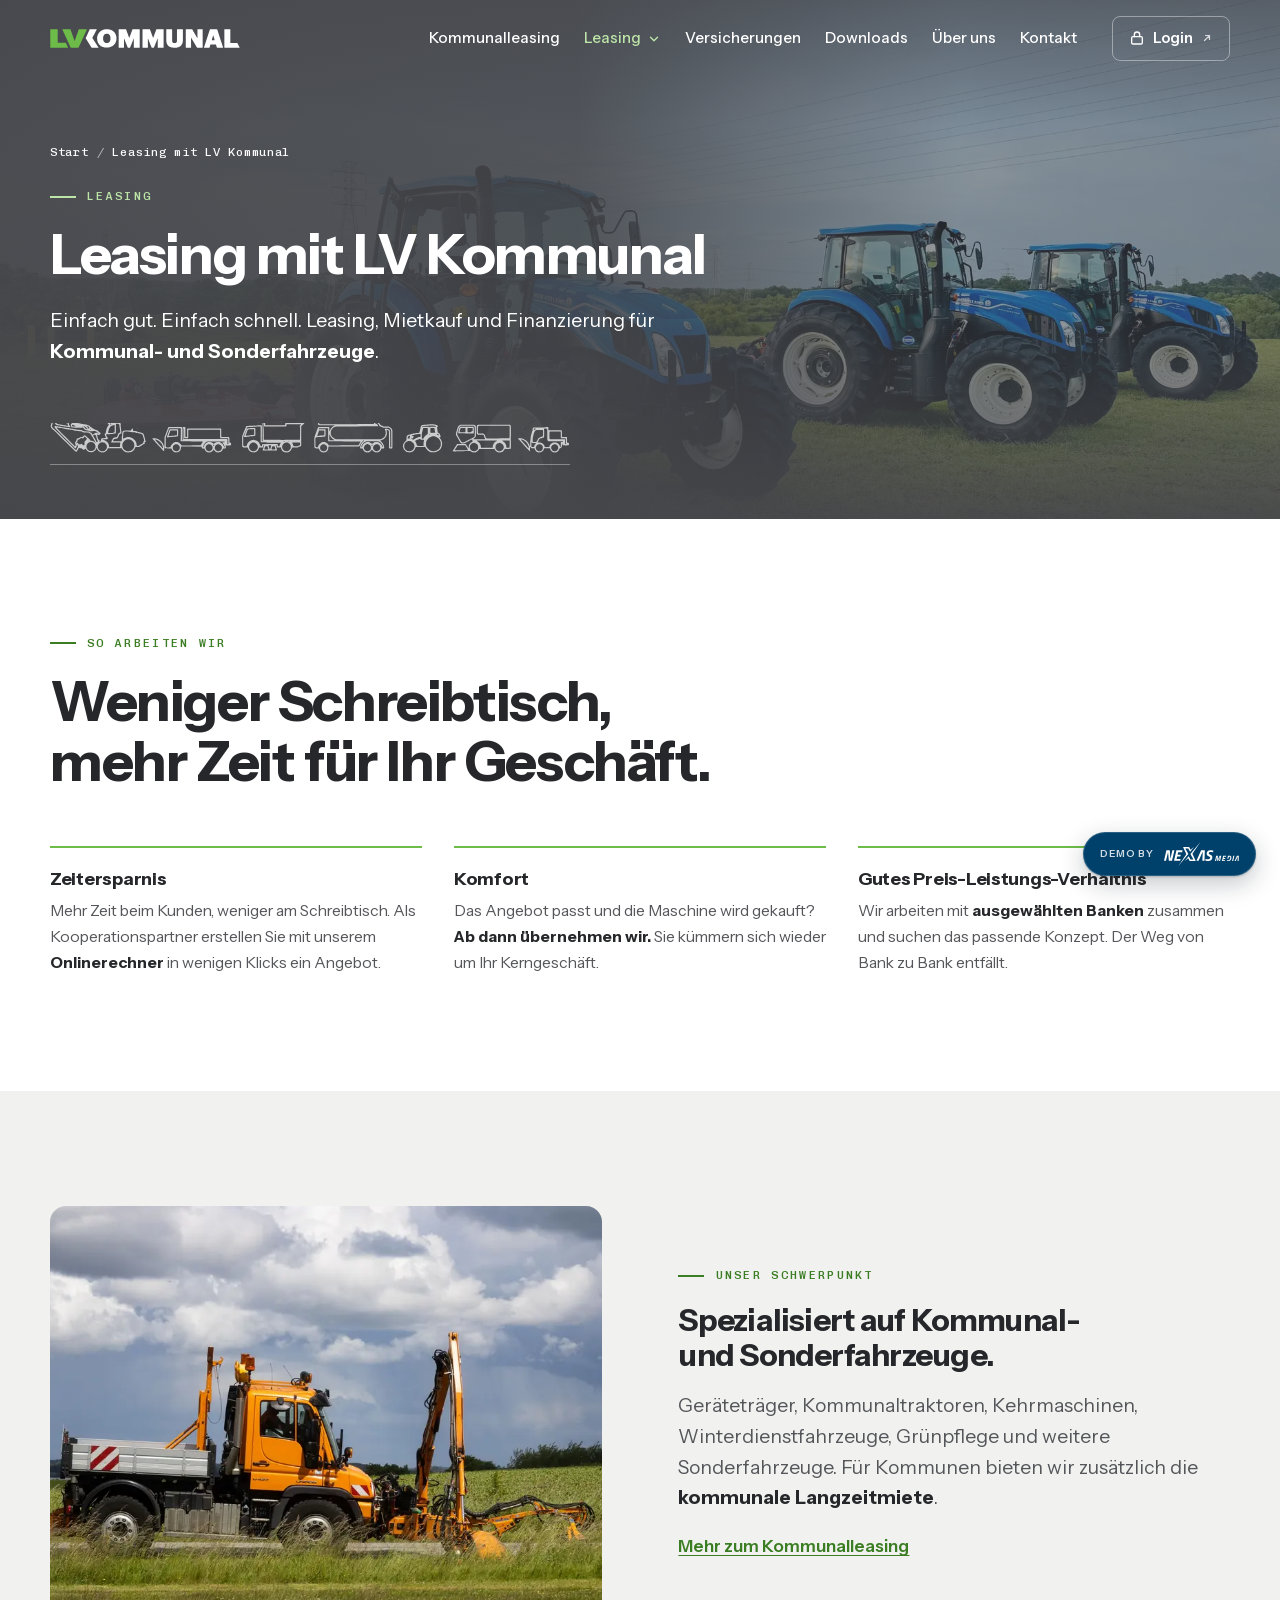
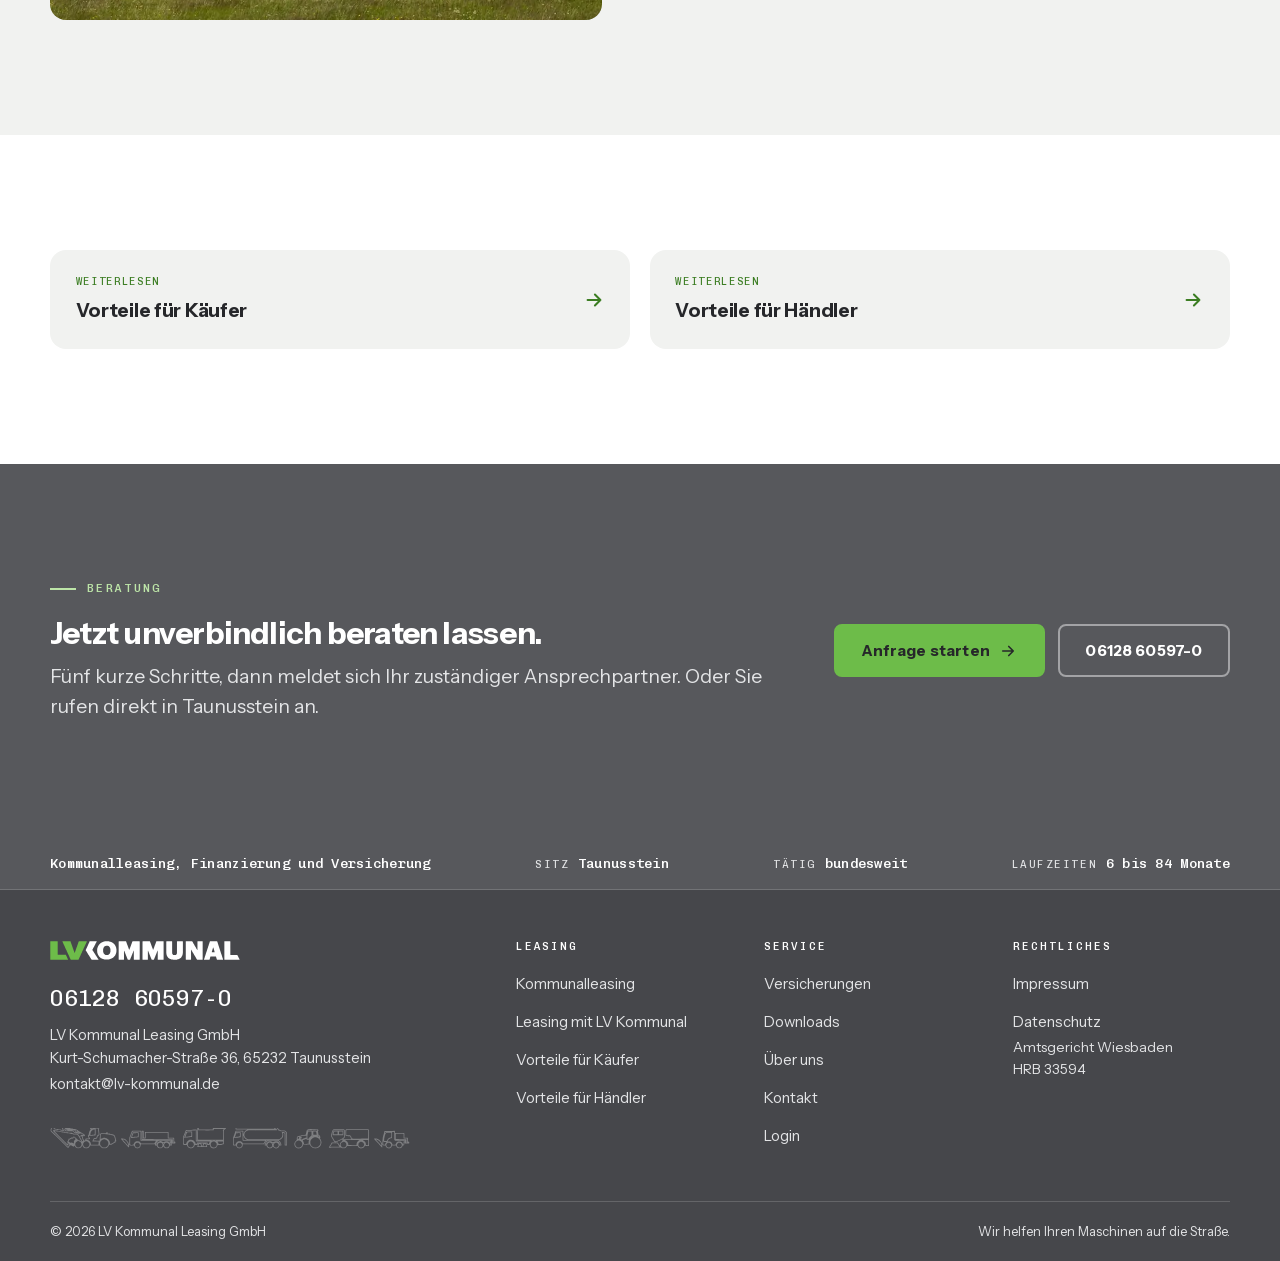
<file: leasing.html>
<!DOCTYPE html>
<html lang="de" class="no-js">
<head>
<meta charset="utf-8">
<meta name="viewport" content="width=device-width, initial-scale=1">
<title>Leasing mit LV Kommunal | LV Kommunal</title>
<meta name="description" content="Einfach gut, einfach schnell: Leasing, Mietkauf und Finanzierung für Kommunal- und Sonderfahrzeuge mit LV Kommunal.">
<meta name="robots" content="noindex,nofollow">
<meta http-equiv="Content-Security-Policy" content="default-src 'self'; img-src 'self' data:; style-src 'self'; script-src 'self'; font-src 'self'; base-uri 'self'; form-action 'self'; object-src 'none'">
<link rel="icon" href="assets/img/favicon.svg" type="image/svg+xml">
<link rel="icon" href="assets/img/favicon-32.png" sizes="32x32" type="image/png">
<link rel="apple-touch-icon" href="assets/img/favicon-180.png">
<meta name="theme-color" content="#57585C">
<script src="assets/js/js-an.js"></script>
<link rel="preload" as="font" type="font/woff2" crossorigin href="assets/fonts/instrument-sans-400-700-latin.woff2">
<link rel="preload" as="font" type="font/woff2" crossorigin href="assets/fonts/chivo-mono-400-500-latin.woff2">
<link rel="stylesheet" href="assets/fonts/fonts.css">
<link rel="stylesheet" href="assets/css/style.css">
<link rel="stylesheet" href="assets/css/demo-pille.css">
<script src="assets/js/main.js" defer></script>
</head>
<body>
<a class="skip" href="#inhalt">Zum Inhalt&nbsp;springen</a>
<header class="kopf">
  <div class="wrap kopf-innen">
    <a class="logo" href="./" aria-label="LV Kommunal, zur Startseite"><img class="logo-dunkel" src="assets/img/logo.svg" alt="LV Kommunal" width="190" height="19"><img class="logo-hell" src="assets/img/logo-hell.svg" alt="" width="190" height="19"></a>
    <button class="menue-knopf" type="button" aria-expanded="false" aria-controls="nav"><span></span><b class="sr">Menü</b></button>
    <nav class="nav" id="nav" aria-label="Hauptnavigation"><ul><li><a href="kommunalleasing">Kommunalleasing</a></li><li class="nav-gruppe aktiv"><button type="button" aria-expanded="false">Leasing <svg viewBox="0 0 24 24" fill="none" stroke="currentColor" stroke-width="2.4" stroke-linecap="round" stroke-linejoin="round" aria-hidden="true"><path d="M6 9l6 6 6-6"/></svg></button><ul class="unter"><li><a href="leasing" aria-current="page">Leasing mit LV&nbsp;Kommunal</a></li><li><a href="vorteile-kaeufer">Vorteile für&nbsp;Käufer</a></li><li><a href="vorteile-haendler">Vorteile für&nbsp;Händler</a></li></ul></li><li><a href="versicherungen">Versicherungen</a></li><li><a href="downloads">Downloads</a></li><li><a href="ueber-uns">Über&nbsp;uns</a></li><li><a href="kontakt">Kontakt</a></li></ul></nav>
    <!-- Login: ab 01.11.2026 externe Seite, Adresse in seiten.py (LOGIN) ändern -->
    <a class="login" href="https://www.lv-kommunal.de/authentifizierung/authentifizierung" target="_blank" rel="noopener"><svg viewBox="0 0 24 24" fill="none" stroke="currentColor" stroke-width="2" stroke-linecap="round" stroke-linejoin="round" aria-hidden="true"><rect x="4" y="10" width="16" height="11" rx="2"/><path d="M8 10V7a4 4 0 0 1 8 0v3"/></svg><span>Login</span><svg class="extern" viewBox="0 0 24 24" fill="none" stroke="currentColor" stroke-width="2.4" stroke-linecap="round" stroke-linejoin="round" aria-hidden="true"><path d="M7 17L17 7M9 7h8v8"/></svg><span class="sr">(öffnet in neuem&nbsp;Tab)</span></a>
  </div>
</header>
<main id="inhalt">
<section class="hero">
  <div class="hero-bild"><picture><source srcset="assets/img/neue-traktoren.webp" type="image/webp"><img src="assets/img/neue-traktoren.jpg" alt="Drei neue Kommunaltraktoren mit Mähwerken auf einer Wiese" width="2000" height="1500" fetchpriority="high"></picture></div>
  <div class="wrap">
    <nav aria-label="Brotkrümel"><ol class="brotkrumen"><li><a href="./">Start</a></li><li aria-current="page">Leasing mit LV&nbsp;Kommunal</li></ol></nav>
    <div class="hero-text"><p class="eyebrow">Leasing</p><h1 class="d-l">Leasing mit LV&nbsp;Kommunal</h1><p class="lead">Einfach gut. Einfach schnell. Leasing, Mietkauf und Finanzierung für <strong>Kommunal- und&nbsp;Sonderfahrzeuge</strong>.</p></div>
    <div class="strasse" aria-hidden="true"><svg class="illu" viewBox="0 60 5928 400" aria-hidden="true"><use href="assets/img/illustration.svg#ill"/></svg></div>
  </div>
</section><section class="sek" aria-label="Arbeitsweise"><div class="wrap"><div class="sek-kopf"><p class="eyebrow">So arbeiten&nbsp;wir</p><h2 class="d-l">Weniger Schreibtisch, mehr Zeit für Ihr&nbsp;Geschäft.</h2></div><div class="punkte "><article class="punkt"><h3 class="d-s">Zeitersparnis</h3><p>Mehr Zeit beim Kunden, weniger am Schreibtisch. Als Kooperationspartner erstellen Sie mit unserem <strong>Onlinerechner</strong> in wenigen Klicks ein&nbsp;Angebot.</p></article><article class="punkt"><h3 class="d-s">Komfort</h3><p>Das Angebot passt und die Maschine wird gekauft? <strong>Ab dann übernehmen&nbsp;wir.</strong> Sie kümmern sich wieder um Ihr&nbsp;Kerngeschäft.</p></article><article class="punkt"><h3 class="d-s">Gutes&nbsp;Preis-Leistungs-Verhältnis</h3><p>Wir arbeiten mit <strong>ausgewählten&nbsp;Banken</strong> zusammen und suchen das passende Konzept. Der Weg von Bank zu Bank&nbsp;entfällt.</p></article></div></div></section><section class="sek sek-raum" aria-label="Schwerpunkt"><div class="wrap"><div class="zwei mitte">
    <figure class="bild"><picture><source srcset="assets/img/unimog-maehausleger-klein.webp" type="image/webp"><img src="assets/img/unimog-maehausleger-klein.jpg" alt="Geräteträger mit Mähausleger bei der Pflege des Straßenbegleitgrüns" width="900" height="600" loading="lazy" decoding="async"></picture></figure>
    <div><p class="eyebrow">Unser&nbsp;Schwerpunkt</p><h2 class="d-m">Spezialisiert auf Kommunal- und&nbsp;Sonderfahrzeuge.</h2>
      <p class="lead">Geräteträger, Kommunaltraktoren, Kehrmaschinen, Winterdienstfahrzeuge, Grünpflege und weitere Sonderfahrzeuge. Für Kommunen bieten wir zusätzlich die <strong>kommunale&nbsp;Langzeitmiete</strong>.</p>
      <p><a class="textlink" href="kommunalleasing">Mehr zum&nbsp;Kommunalleasing</a></p></div>
  </div></div></section><section class="sek" aria-label="Weiterlesen"><div class="wrap"><nav class="weiter" aria-label="Weiterlesen"><a href="vorteile-kaeufer"><span><small>Weiterlesen</small><strong>Vorteile für&nbsp;Käufer</strong></span><svg viewBox="0 0 24 24" fill="none" stroke="currentColor" stroke-width="2.2" stroke-linecap="round" stroke-linejoin="round" aria-hidden="true"><path d="M5 12h14M13 6l6 6-6 6"/></svg></a><a href="vorteile-haendler"><span><small>Weiterlesen</small><strong>Vorteile für&nbsp;Händler</strong></span><svg viewBox="0 0 24 24" fill="none" stroke="currentColor" stroke-width="2.2" stroke-linecap="round" stroke-linejoin="round" aria-hidden="true"><path d="M5 12h14M13 6l6 6-6 6"/></svg></a></nav></div></section>
<section class="sek grau-flaeche" aria-labelledby="anruf-titel">
  <div class="wrap anruf">
    <div><p class="eyebrow">Beratung</p><h2 class="d-m" id="anruf-titel">Jetzt unverbindlich beraten&nbsp;lassen.</h2>
      <p class="lead">Fünf kurze Schritte, dann meldet sich Ihr zuständiger Ansprechpartner. Oder Sie rufen direkt in Taunusstein&nbsp;an.</p></div>
    <div class="knoepfe"><a class="btn btn-gruen" href="kontakt#anfrage-sek">Anfrage&nbsp;starten <svg viewBox="0 0 24 24" fill="none" stroke="currentColor" stroke-width="2.2" stroke-linecap="round" stroke-linejoin="round" aria-hidden="true"><path d="M5 12h14M13 6l6 6-6 6"/></svg></a><a class="btn btn-linie" href="tel:+4961286059700">06128&nbsp;60597-0</a></div>
  </div>
</section>
</main>
<footer class="fuss">
  <div class="fuss-band"><div class="wrap fuss-band-innen"><span><b>Kommunalleasing, Finanzierung und Versicherung</b></span><span>Sitz <b>Taunusstein</b></span><span>Tätig <b>bundesweit</b></span><span>Laufzeiten <b>6 bis 84 Monate</b></span></div></div>
  <div class="wrap fuss-raster">
    <div>
      <img src="assets/img/logo-hell.svg" alt="LV Kommunal" width="190" height="19" loading="lazy">
      <a class="fuss-tel" href="tel:+4961286059700">06128&nbsp;60597-0</a>
      <p class="fuss-adresse">LV Kommunal Leasing GmbH<br>Kurt-Schumacher-Straße 36, 65232 Taunusstein<br><a href="mailto:kontakt@lv-kommunal.de">kontakt@lv-kommunal.de</a></p>
      <div class="fuss-strasse" aria-hidden="true"><svg class="illu" viewBox="0 60 5928 400" aria-hidden="true"><use href="assets/img/illustration.svg#ill"/></svg></div>
    </div>
    <div><h2>Leasing</h2><ul><li><a href="kommunalleasing">Kommunalleasing</a></li><li><a href="leasing">Leasing mit LV&nbsp;Kommunal</a></li><li><a href="vorteile-kaeufer">Vorteile für&nbsp;Käufer</a></li><li><a href="vorteile-haendler">Vorteile für&nbsp;Händler</a></li></ul></div>
    <div><h2>Service</h2><ul><li><a href="versicherungen">Versicherungen</a></li><li><a href="downloads">Downloads</a></li><li><a href="ueber-uns">Über&nbsp;uns</a></li><li><a href="kontakt">Kontakt</a></li><li><a href="https://www.lv-kommunal.de/authentifizierung/authentifizierung" target="_blank" rel="noopener">Login <span class="sr">(öffnet in neuem&nbsp;Tab)</span></a></li></ul></div>
    <div><h2>Rechtliches</h2><ul><li><a href="impressum">Impressum</a></li><li><a href="datenschutz">Datenschutz</a></li></ul><p class="notiz">Amtsgericht Wiesbaden HRB&nbsp;33594</p></div>
  </div>
  <div class="wrap fuss-unten"><span>© <span id="jahr">2026</span> LV Kommunal Leasing&nbsp;GmbH</span><span>Wir helfen Ihren Maschinen auf die&nbsp;Straße.</span></div>
</footer>
<aside aria-label="Hinweis zur Vorschau"><a class="nxm-demo" href="https://nexas-media.de" target="_blank" rel="noopener noreferrer"><span class="nxm-demo__text">Demo&nbsp;by</span><img class="nxm-demo__logo" src="assets/img/nexas-media-logo-weiss.svg" alt="NEXAS Media" width="75" height="24" loading="lazy" decoding="async"></a></aside>
</body>
</html>
</file>
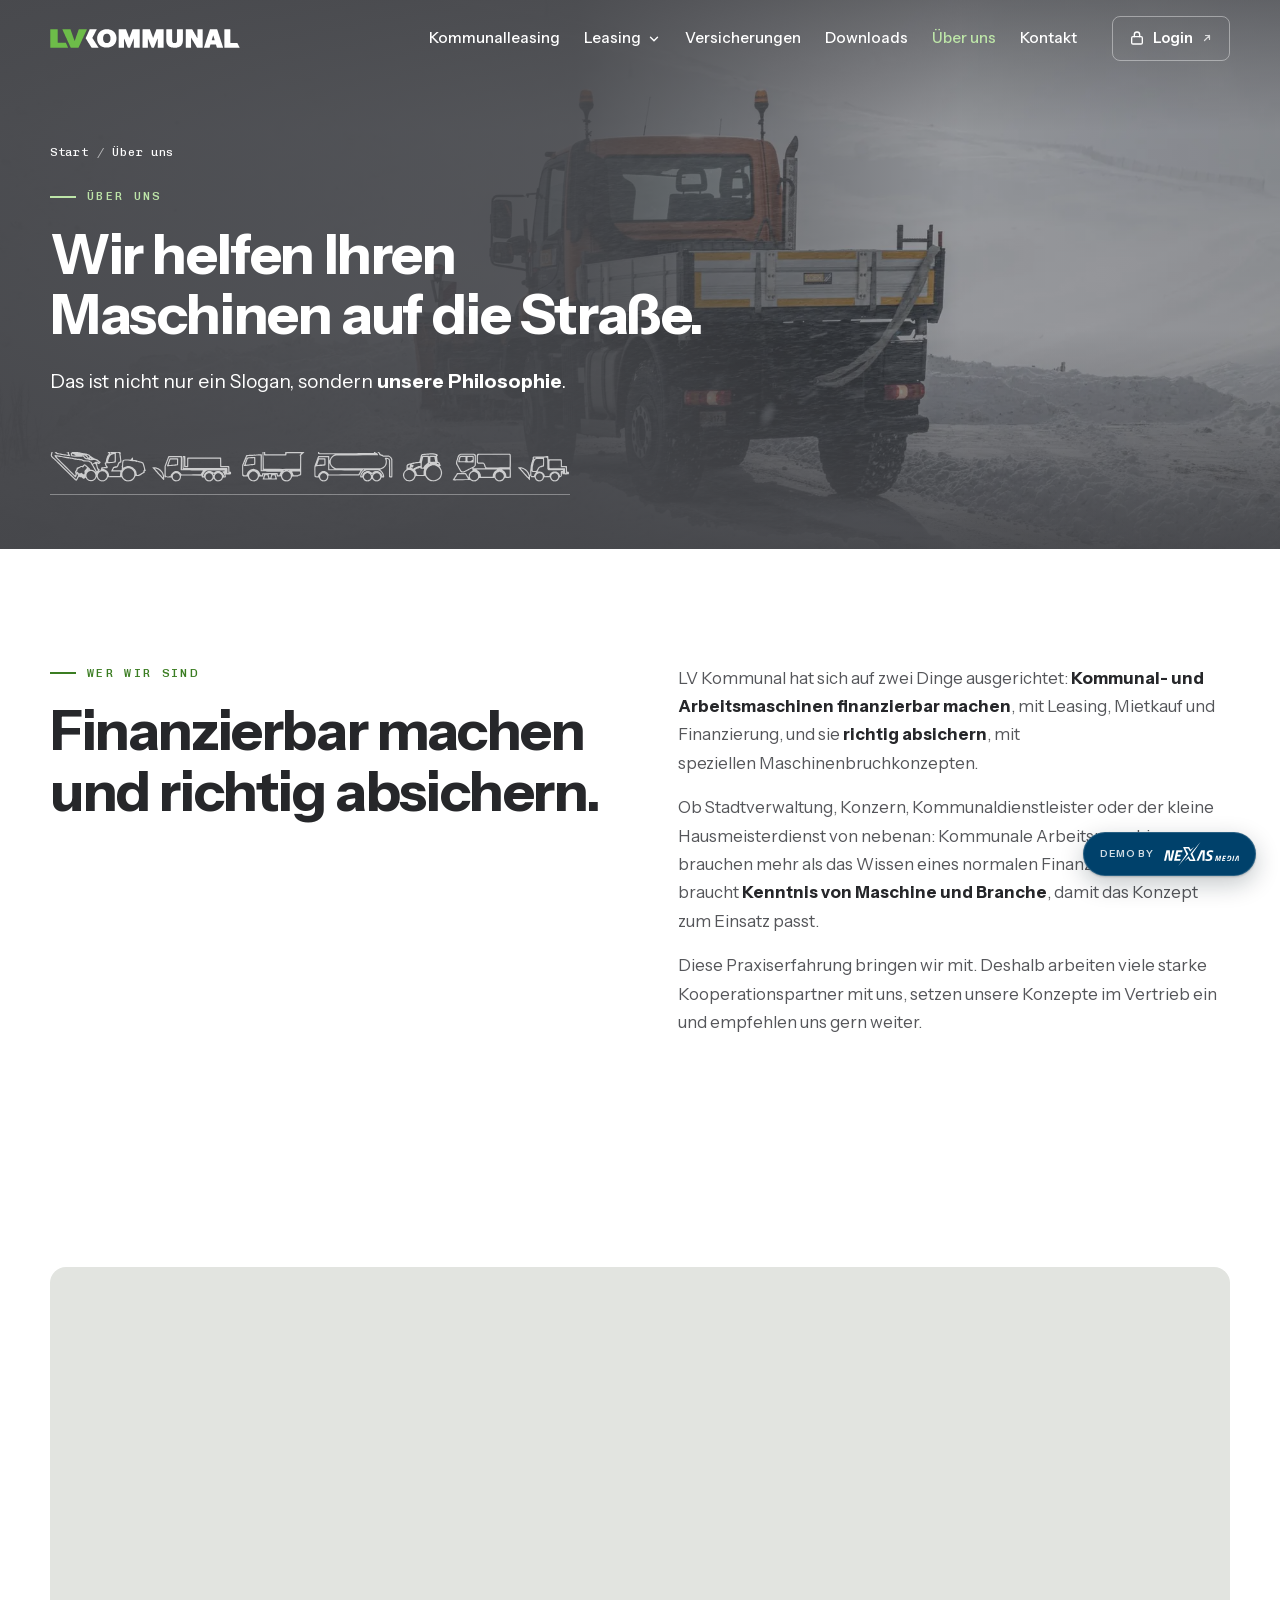
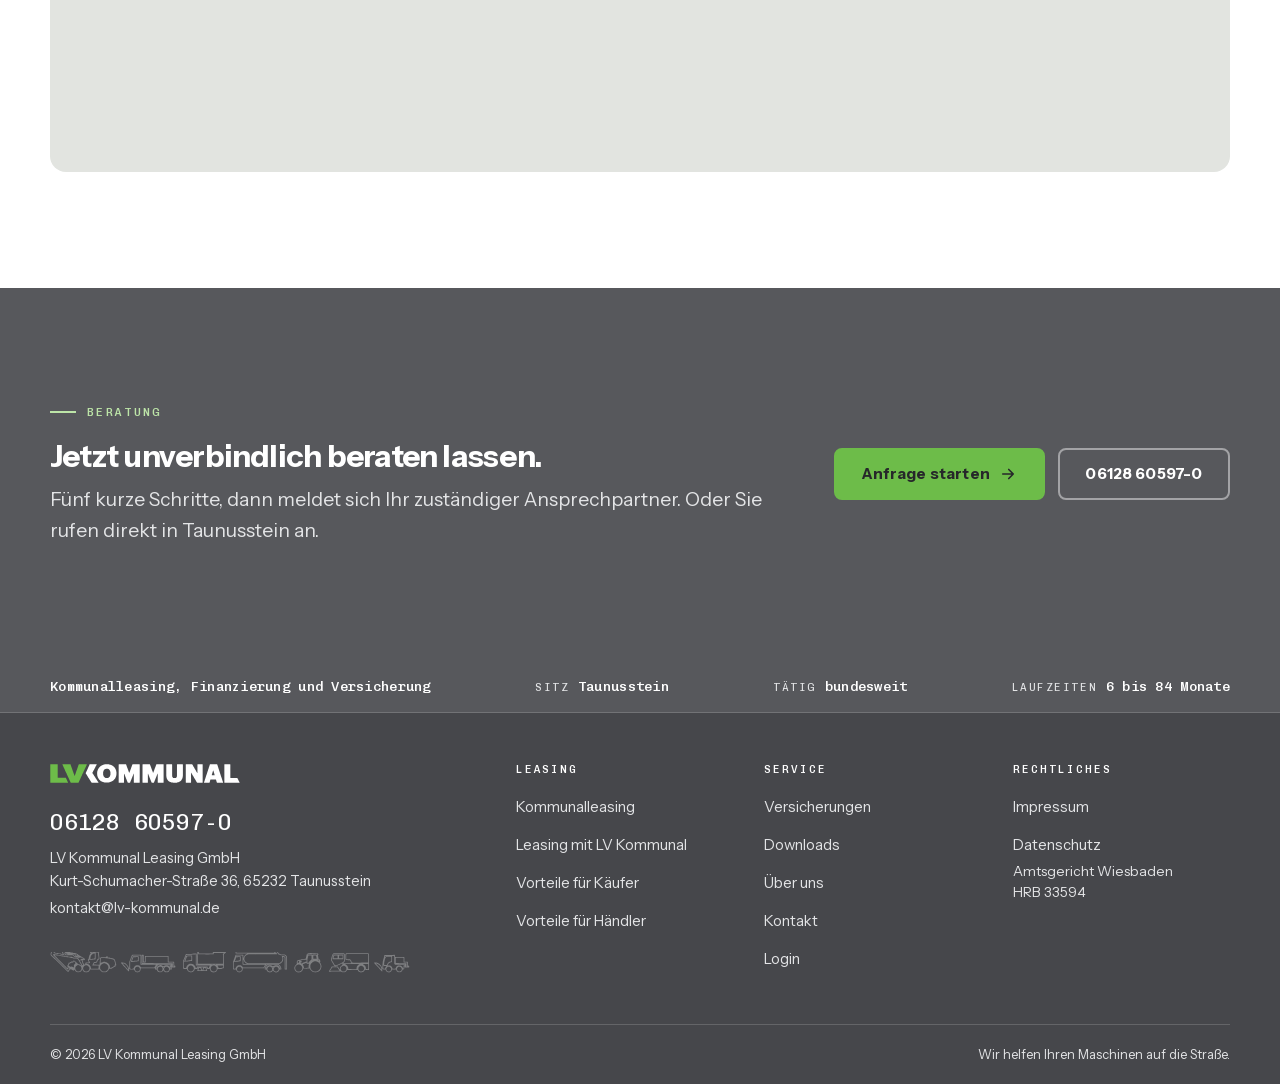
<file: ueber-uns.html>
<!DOCTYPE html>
<html lang="de" class="no-js">
<head>
<meta charset="utf-8">
<meta name="viewport" content="width=device-width, initial-scale=1">
<title>Über uns | LV Kommunal</title>
<meta name="description" content="LV Kommunal ist spezialisiert auf Finanzierung und Absicherung von Kommunal- und Sonderfahrzeugen. Wir helfen Ihren Maschinen auf die Straße.">
<meta name="robots" content="noindex,nofollow">
<meta http-equiv="Content-Security-Policy" content="default-src 'self'; img-src 'self' data:; style-src 'self'; script-src 'self'; font-src 'self'; base-uri 'self'; form-action 'self'; object-src 'none'">
<link rel="icon" href="assets/img/favicon.svg" type="image/svg+xml">
<link rel="icon" href="assets/img/favicon-32.png" sizes="32x32" type="image/png">
<link rel="apple-touch-icon" href="assets/img/favicon-180.png">
<meta name="theme-color" content="#57585C">
<script src="assets/js/js-an.js"></script>
<link rel="preload" as="font" type="font/woff2" crossorigin href="assets/fonts/instrument-sans-400-700-latin.woff2">
<link rel="preload" as="font" type="font/woff2" crossorigin href="assets/fonts/chivo-mono-400-500-latin.woff2">
<link rel="stylesheet" href="assets/fonts/fonts.css">
<link rel="stylesheet" href="assets/css/style.css">
<link rel="stylesheet" href="assets/css/demo-pille.css">
<script src="assets/js/main.js" defer></script>
</head>
<body>
<a class="skip" href="#inhalt">Zum Inhalt&nbsp;springen</a>
<header class="kopf">
  <div class="wrap kopf-innen">
    <a class="logo" href="./" aria-label="LV Kommunal, zur Startseite"><img class="logo-dunkel" src="assets/img/logo.svg" alt="LV Kommunal" width="190" height="19"><img class="logo-hell" src="assets/img/logo-hell.svg" alt="" width="190" height="19"></a>
    <button class="menue-knopf" type="button" aria-expanded="false" aria-controls="nav"><span></span><b class="sr">Menü</b></button>
    <nav class="nav" id="nav" aria-label="Hauptnavigation"><ul><li><a href="kommunalleasing">Kommunalleasing</a></li><li class="nav-gruppe"><button type="button" aria-expanded="false">Leasing <svg viewBox="0 0 24 24" fill="none" stroke="currentColor" stroke-width="2.4" stroke-linecap="round" stroke-linejoin="round" aria-hidden="true"><path d="M6 9l6 6 6-6"/></svg></button><ul class="unter"><li><a href="leasing">Leasing mit LV&nbsp;Kommunal</a></li><li><a href="vorteile-kaeufer">Vorteile für&nbsp;Käufer</a></li><li><a href="vorteile-haendler">Vorteile für&nbsp;Händler</a></li></ul></li><li><a href="versicherungen">Versicherungen</a></li><li><a href="downloads">Downloads</a></li><li><a href="ueber-uns" aria-current="page">Über&nbsp;uns</a></li><li><a href="kontakt">Kontakt</a></li></ul></nav>
    <!-- Login: ab 01.11.2026 externe Seite, Adresse in seiten.py (LOGIN) ändern -->
    <a class="login" href="https://www.lv-kommunal.de/authentifizierung/authentifizierung" target="_blank" rel="noopener"><svg viewBox="0 0 24 24" fill="none" stroke="currentColor" stroke-width="2" stroke-linecap="round" stroke-linejoin="round" aria-hidden="true"><rect x="4" y="10" width="16" height="11" rx="2"/><path d="M8 10V7a4 4 0 0 1 8 0v3"/></svg><span>Login</span><svg class="extern" viewBox="0 0 24 24" fill="none" stroke="currentColor" stroke-width="2.4" stroke-linecap="round" stroke-linejoin="round" aria-hidden="true"><path d="M7 17L17 7M9 7h8v8"/></svg><span class="sr">(öffnet in neuem&nbsp;Tab)</span></a>
  </div>
</header>
<main id="inhalt">
<section class="hero">
  <div class="hero-bild"><picture><source srcset="assets/img/unimog-schnee.webp" type="image/webp"><img src="assets/img/unimog-schnee.jpg" alt="Geräteträger mit Schneepflug im Winterdienst" width="2000" height="1334" fetchpriority="high"></picture></div>
  <div class="wrap">
    <nav aria-label="Brotkrümel"><ol class="brotkrumen"><li><a href="./">Start</a></li><li aria-current="page">Über&nbsp;uns</li></ol></nav>
    <div class="hero-text"><p class="eyebrow">Über&nbsp;uns</p><h1 class="d-l">Wir helfen Ihren Maschinen auf die&nbsp;Straße.</h1><p class="lead">Das ist nicht nur ein Slogan, sondern <strong>unsere&nbsp;Philosophie</strong>.</p></div>
    <div class="strasse" aria-hidden="true"><svg class="illu" viewBox="0 60 5928 400" aria-hidden="true"><use href="assets/img/illustration.svg#ill"/></svg></div>
  </div>
</section><section class="sek" aria-label="Über LV Kommunal"><div class="wrap"><div class="zwei">
    <div><p class="eyebrow">Wer wir&nbsp;sind</p><h2 class="d-l">Finanzierbar machen und richtig&nbsp;absichern.</h2></div>
    <div class="fliess">
      <p>LV Kommunal hat sich auf zwei Dinge ausgerichtet: <strong>Kommunal- und Arbeitsmaschinen finanzierbar&nbsp;machen</strong>, mit Leasing, Mietkauf und Finanzierung, und sie <strong>richtig&nbsp;absichern</strong>, mit speziellen&nbsp;Maschinenbruchkonzepten.</p>
      <p>Ob Stadtverwaltung, Konzern, Kommunaldienstleister oder der kleine Hausmeisterdienst von nebenan: Kommunale Arbeitsmaschinen brauchen mehr als das Wissen eines normalen Finanzdienstleisters. Es braucht <strong>Kenntnis von Maschine und&nbsp;Branche</strong>, damit das Konzept zum Einsatz&nbsp;passt.</p>
      <p>Diese Praxiserfahrung bringen wir mit. Deshalb arbeiten viele starke Kooperationspartner mit uns, setzen unsere Konzepte im Vertrieb ein und empfehlen uns gern&nbsp;weiter.</p>
    </div>
  </div></div></section><section class="sek" aria-label="Bild"><div class="wrap"><figure class="bild bild-breit"><picture><source srcset="assets/img/neue-traktoren.webp" type="image/webp"><img src="assets/img/neue-traktoren.jpg" alt="Drei neue Kommunaltraktoren mit Mähwerken auf einer Wiese" width="2000" height="1500" loading="lazy" decoding="async"></picture></figure></div></section>
<section class="sek grau-flaeche" aria-labelledby="anruf-titel">
  <div class="wrap anruf">
    <div><p class="eyebrow">Beratung</p><h2 class="d-m" id="anruf-titel">Jetzt unverbindlich beraten&nbsp;lassen.</h2>
      <p class="lead">Fünf kurze Schritte, dann meldet sich Ihr zuständiger Ansprechpartner. Oder Sie rufen direkt in Taunusstein&nbsp;an.</p></div>
    <div class="knoepfe"><a class="btn btn-gruen" href="kontakt#anfrage-sek">Anfrage&nbsp;starten <svg viewBox="0 0 24 24" fill="none" stroke="currentColor" stroke-width="2.2" stroke-linecap="round" stroke-linejoin="round" aria-hidden="true"><path d="M5 12h14M13 6l6 6-6 6"/></svg></a><a class="btn btn-linie" href="tel:+4961286059700">06128&nbsp;60597-0</a></div>
  </div>
</section>
</main>
<footer class="fuss">
  <div class="fuss-band"><div class="wrap fuss-band-innen"><span><b>Kommunalleasing, Finanzierung und Versicherung</b></span><span>Sitz <b>Taunusstein</b></span><span>Tätig <b>bundesweit</b></span><span>Laufzeiten <b>6 bis 84 Monate</b></span></div></div>
  <div class="wrap fuss-raster">
    <div>
      <img src="assets/img/logo-hell.svg" alt="LV Kommunal" width="190" height="19" loading="lazy">
      <a class="fuss-tel" href="tel:+4961286059700">06128&nbsp;60597-0</a>
      <p class="fuss-adresse">LV Kommunal Leasing GmbH<br>Kurt-Schumacher-Straße 36, 65232 Taunusstein<br><a href="mailto:kontakt@lv-kommunal.de">kontakt@lv-kommunal.de</a></p>
      <div class="fuss-strasse" aria-hidden="true"><svg class="illu" viewBox="0 60 5928 400" aria-hidden="true"><use href="assets/img/illustration.svg#ill"/></svg></div>
    </div>
    <div><h2>Leasing</h2><ul><li><a href="kommunalleasing">Kommunalleasing</a></li><li><a href="leasing">Leasing mit LV&nbsp;Kommunal</a></li><li><a href="vorteile-kaeufer">Vorteile für&nbsp;Käufer</a></li><li><a href="vorteile-haendler">Vorteile für&nbsp;Händler</a></li></ul></div>
    <div><h2>Service</h2><ul><li><a href="versicherungen">Versicherungen</a></li><li><a href="downloads">Downloads</a></li><li><a href="ueber-uns">Über&nbsp;uns</a></li><li><a href="kontakt">Kontakt</a></li><li><a href="https://www.lv-kommunal.de/authentifizierung/authentifizierung" target="_blank" rel="noopener">Login <span class="sr">(öffnet in neuem&nbsp;Tab)</span></a></li></ul></div>
    <div><h2>Rechtliches</h2><ul><li><a href="impressum">Impressum</a></li><li><a href="datenschutz">Datenschutz</a></li></ul><p class="notiz">Amtsgericht Wiesbaden HRB&nbsp;33594</p></div>
  </div>
  <div class="wrap fuss-unten"><span>© <span id="jahr">2026</span> LV Kommunal Leasing&nbsp;GmbH</span><span>Wir helfen Ihren Maschinen auf die&nbsp;Straße.</span></div>
</footer>
<aside aria-label="Hinweis zur Vorschau"><a class="nxm-demo" href="https://nexas-media.de" target="_blank" rel="noopener noreferrer"><span class="nxm-demo__text">Demo&nbsp;by</span><img class="nxm-demo__logo" src="assets/img/nexas-media-logo-weiss.svg" alt="NEXAS Media" width="75" height="24" loading="lazy" decoding="async"></a></aside>
</body>
</html>
</file>
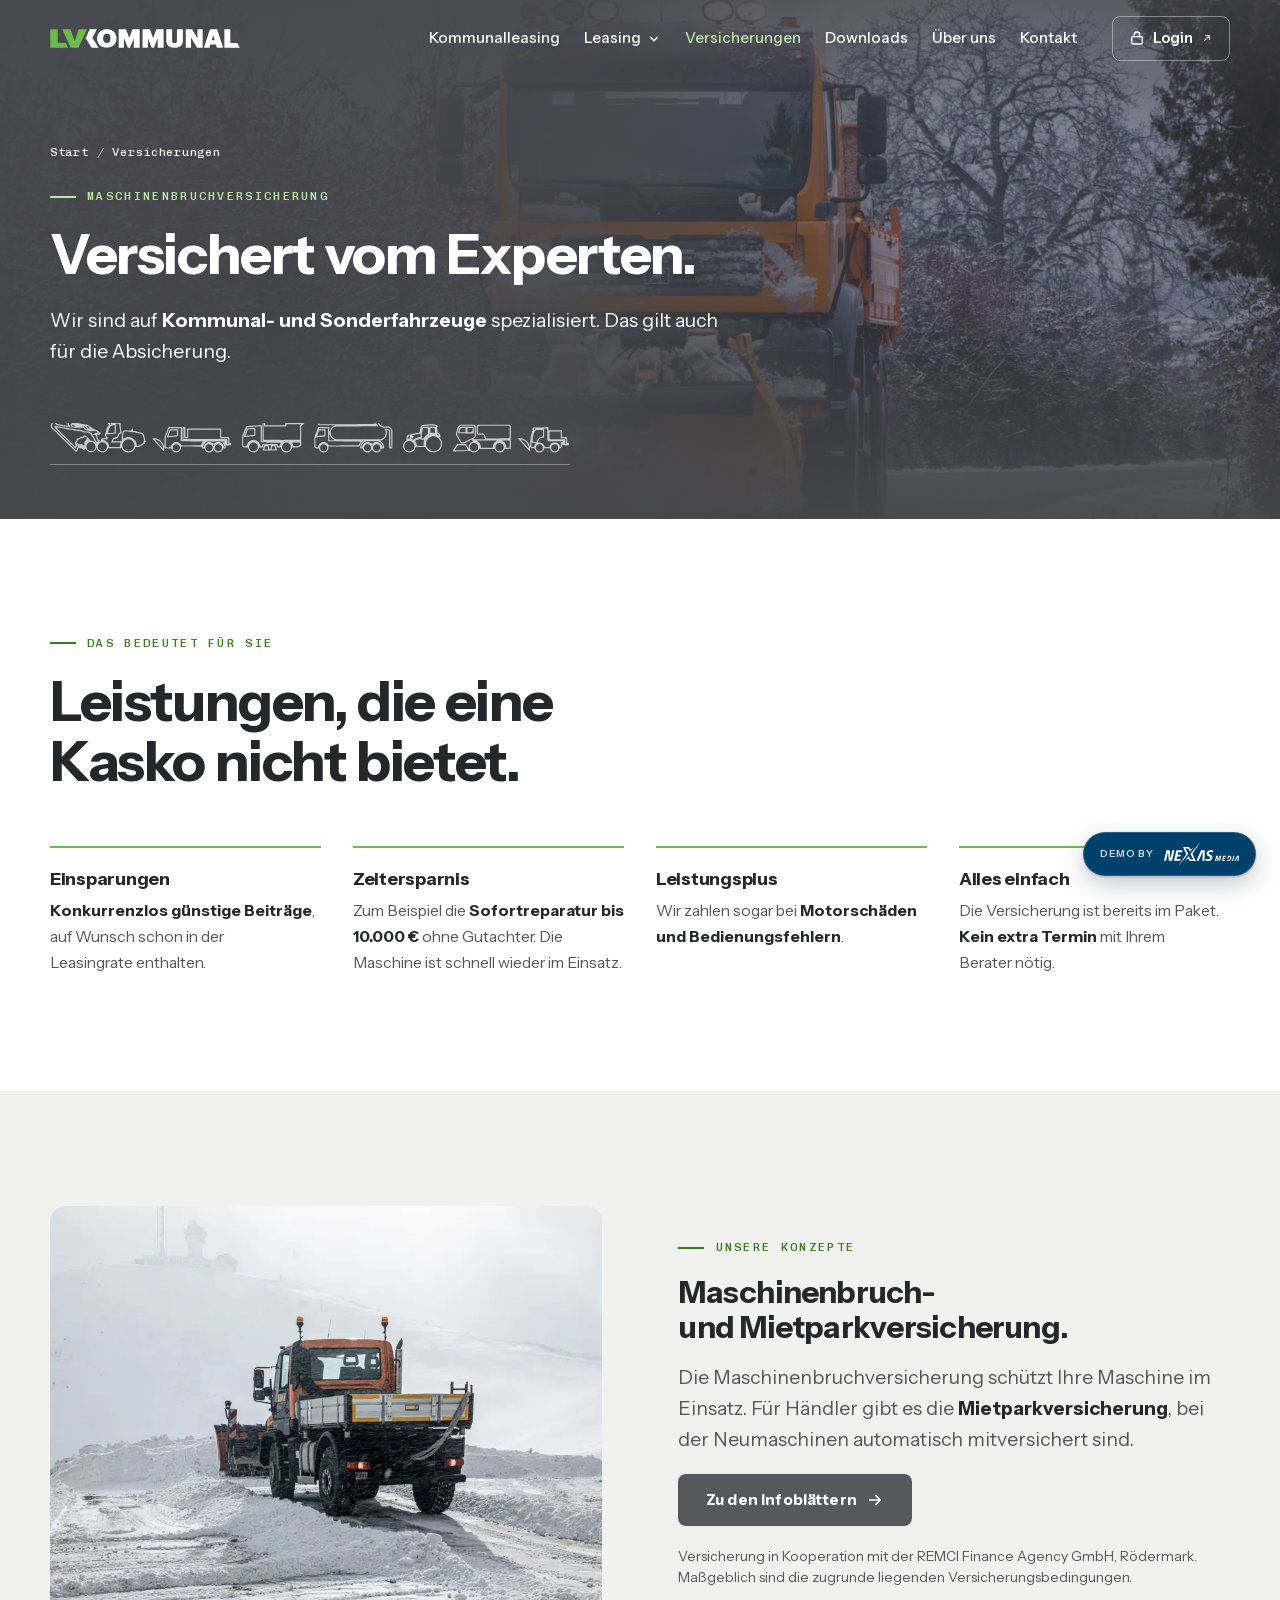
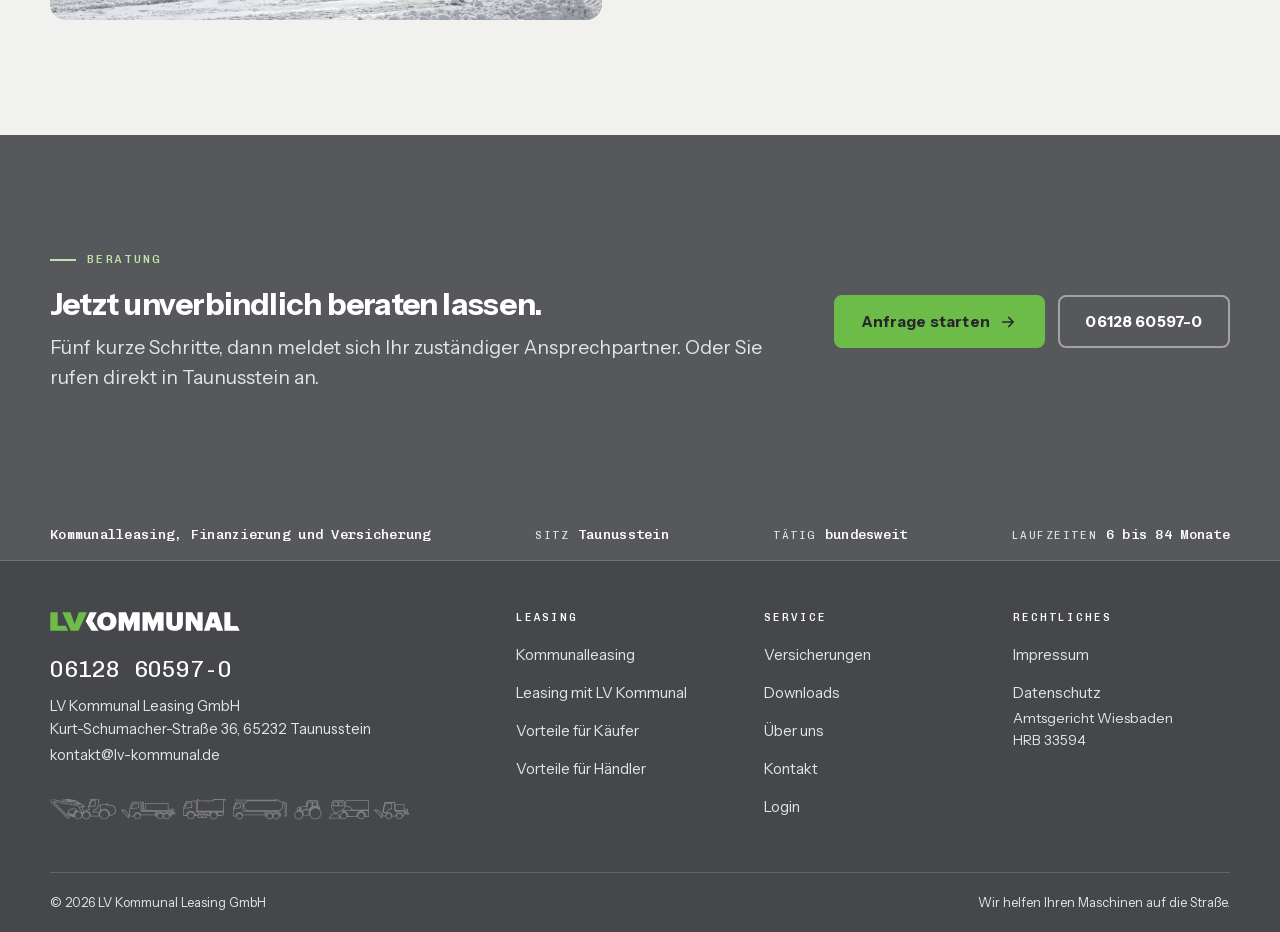
<file: versicherungen.html>
<!DOCTYPE html>
<html lang="de" class="no-js">
<head>
<meta charset="utf-8">
<meta name="viewport" content="width=device-width, initial-scale=1">
<title>Versicherungen | LV Kommunal</title>
<meta name="description" content="Maschinenbruchversicherung für Kommunal- und Sonderfahrzeuge: günstige Beiträge, Sofortreparatur bis 10.000 € ohne Gutachter, Leistung auch bei Motorschäden und Bedienungsfehlern.">
<meta name="robots" content="noindex,nofollow">
<meta http-equiv="Content-Security-Policy" content="default-src 'self'; img-src 'self' data:; style-src 'self'; script-src 'self'; font-src 'self'; base-uri 'self'; form-action 'self'; object-src 'none'">
<link rel="icon" href="assets/img/favicon.svg" type="image/svg+xml">
<link rel="icon" href="assets/img/favicon-32.png" sizes="32x32" type="image/png">
<link rel="apple-touch-icon" href="assets/img/favicon-180.png">
<meta name="theme-color" content="#57585C">
<script src="assets/js/js-an.js"></script>
<link rel="preload" as="font" type="font/woff2" crossorigin href="assets/fonts/instrument-sans-400-700-latin.woff2">
<link rel="preload" as="font" type="font/woff2" crossorigin href="assets/fonts/chivo-mono-400-500-latin.woff2">
<link rel="stylesheet" href="assets/fonts/fonts.css">
<link rel="stylesheet" href="assets/css/style.css">
<link rel="stylesheet" href="assets/css/demo-pille.css">
<script src="assets/js/main.js" defer></script>
</head>
<body>
<a class="skip" href="#inhalt">Zum Inhalt&nbsp;springen</a>
<header class="kopf">
  <div class="wrap kopf-innen">
    <a class="logo" href="./" aria-label="LV Kommunal, zur Startseite"><img class="logo-dunkel" src="assets/img/logo.svg" alt="LV Kommunal" width="190" height="19"><img class="logo-hell" src="assets/img/logo-hell.svg" alt="" width="190" height="19"></a>
    <button class="menue-knopf" type="button" aria-expanded="false" aria-controls="nav"><span></span><b class="sr">Menü</b></button>
    <nav class="nav" id="nav" aria-label="Hauptnavigation"><ul><li><a href="kommunalleasing">Kommunalleasing</a></li><li class="nav-gruppe"><button type="button" aria-expanded="false">Leasing <svg viewBox="0 0 24 24" fill="none" stroke="currentColor" stroke-width="2.4" stroke-linecap="round" stroke-linejoin="round" aria-hidden="true"><path d="M6 9l6 6 6-6"/></svg></button><ul class="unter"><li><a href="leasing">Leasing mit LV&nbsp;Kommunal</a></li><li><a href="vorteile-kaeufer">Vorteile für&nbsp;Käufer</a></li><li><a href="vorteile-haendler">Vorteile für&nbsp;Händler</a></li></ul></li><li><a href="versicherungen" aria-current="page">Versicherungen</a></li><li><a href="downloads">Downloads</a></li><li><a href="ueber-uns">Über&nbsp;uns</a></li><li><a href="kontakt">Kontakt</a></li></ul></nav>
    <!-- Login: ab 01.11.2026 externe Seite, Adresse in seiten.py (LOGIN) ändern -->
    <a class="login" href="https://www.lv-kommunal.de/authentifizierung/authentifizierung" target="_blank" rel="noopener"><svg viewBox="0 0 24 24" fill="none" stroke="currentColor" stroke-width="2" stroke-linecap="round" stroke-linejoin="round" aria-hidden="true"><rect x="4" y="10" width="16" height="11" rx="2"/><path d="M8 10V7a4 4 0 0 1 8 0v3"/></svg><span>Login</span><svg class="extern" viewBox="0 0 24 24" fill="none" stroke="currentColor" stroke-width="2.4" stroke-linecap="round" stroke-linejoin="round" aria-hidden="true"><path d="M7 17L17 7M9 7h8v8"/></svg><span class="sr">(öffnet in neuem&nbsp;Tab)</span></a>
  </div>
</header>
<main id="inhalt">
<section class="hero">
  <div class="hero-bild"><picture><source srcset="assets/img/raeumfahrzeug.webp" type="image/webp"><img src="assets/img/raeumfahrzeug.jpg" alt="Räumfahrzeug mit Schneepflug auf einer verschneiten Landstraße" width="2000" height="1334" fetchpriority="high"></picture></div>
  <div class="wrap">
    <nav aria-label="Brotkrümel"><ol class="brotkrumen"><li><a href="./">Start</a></li><li aria-current="page">Versicherungen</li></ol></nav>
    <div class="hero-text"><p class="eyebrow">Maschinenbruchversicherung</p><h1 class="d-l">Versichert vom&nbsp;Experten.</h1><p class="lead">Wir sind auf <strong>Kommunal- und&nbsp;Sonderfahrzeuge</strong> spezialisiert. Das gilt auch für die&nbsp;Absicherung.</p></div>
    <div class="strasse" aria-hidden="true"><svg class="illu" viewBox="0 60 5928 400" aria-hidden="true"><use href="assets/img/illustration.svg#ill"/></svg></div>
  </div>
</section><section class="sek" aria-label="Vorteile"><div class="wrap"><div class="sek-kopf"><p class="eyebrow">Das bedeutet für&nbsp;Sie</p><h2 class="d-l">Leistungen, die eine Kasko nicht&nbsp;bietet.</h2></div><div class="punkte vier"><article class="punkt"><h3 class="d-s">Einsparungen</h3><p><strong>Konkurrenzlos günstige&nbsp;Beiträge</strong>, auf Wunsch schon in der Leasingrate&nbsp;enthalten.</p></article><article class="punkt"><h3 class="d-s">Zeitersparnis</h3><p>Zum Beispiel die <strong>Sofortreparatur bis 10.000&nbsp;€</strong> ohne Gutachter. Die Maschine ist schnell wieder im&nbsp;Einsatz.</p></article><article class="punkt"><h3 class="d-s">Leistungsplus</h3><p>Wir zahlen sogar bei <strong>Motorschäden und&nbsp;Bedienungsfehlern</strong>.</p></article><article class="punkt"><h3 class="d-s">Alles&nbsp;einfach</h3><p>Die Versicherung ist bereits im Paket. <strong>Kein extra&nbsp;Termin</strong> mit Ihrem Berater&nbsp;nötig.</p></article></div></div></section><section class="sek sek-raum" aria-label="Konzepte"><div class="wrap"><div class="zwei mitte">
    <figure class="bild"><picture><source srcset="assets/img/unimog-schnee-klein.webp" type="image/webp"><img src="assets/img/unimog-schnee-klein.jpg" alt="Geräteträger mit Schneepflug im Winterdienst" width="900" height="600" loading="lazy" decoding="async"></picture></figure>
    <div><p class="eyebrow">Unsere&nbsp;Konzepte</p><h2 class="d-m">Maschinenbruch- und&nbsp;Mietparkversicherung.</h2>
      <p class="lead">Die Maschinenbruchversicherung schützt Ihre Maschine im Einsatz. Für Händler gibt es die <strong>Mietparkversicherung</strong>, bei der Neumaschinen automatisch mitversichert&nbsp;sind.</p>
      <div class="knoepfe abstand-klein"><a class="btn btn-grau" href="downloads">Zu den&nbsp;Infoblättern <svg viewBox="0 0 24 24" fill="none" stroke="currentColor" stroke-width="2.2" stroke-linecap="round" stroke-linejoin="round" aria-hidden="true"><path d="M5 12h14M13 6l6 6-6 6"/></svg></a></div>
      <p class="notiz abstand-klein">Versicherung in Kooperation mit der REMCI Finance Agency GmbH, Rödermark. Maßgeblich sind die zugrunde liegenden&nbsp;Versicherungsbedingungen.</p></div>
  </div></div></section>
<section class="sek grau-flaeche" aria-labelledby="anruf-titel">
  <div class="wrap anruf">
    <div><p class="eyebrow">Beratung</p><h2 class="d-m" id="anruf-titel">Jetzt unverbindlich beraten&nbsp;lassen.</h2>
      <p class="lead">Fünf kurze Schritte, dann meldet sich Ihr zuständiger Ansprechpartner. Oder Sie rufen direkt in Taunusstein&nbsp;an.</p></div>
    <div class="knoepfe"><a class="btn btn-gruen" href="kontakt#anfrage-sek">Anfrage&nbsp;starten <svg viewBox="0 0 24 24" fill="none" stroke="currentColor" stroke-width="2.2" stroke-linecap="round" stroke-linejoin="round" aria-hidden="true"><path d="M5 12h14M13 6l6 6-6 6"/></svg></a><a class="btn btn-linie" href="tel:+4961286059700">06128&nbsp;60597-0</a></div>
  </div>
</section>
</main>
<footer class="fuss">
  <div class="fuss-band"><div class="wrap fuss-band-innen"><span><b>Kommunalleasing, Finanzierung und Versicherung</b></span><span>Sitz <b>Taunusstein</b></span><span>Tätig <b>bundesweit</b></span><span>Laufzeiten <b>6 bis 84 Monate</b></span></div></div>
  <div class="wrap fuss-raster">
    <div>
      <img src="assets/img/logo-hell.svg" alt="LV Kommunal" width="190" height="19" loading="lazy">
      <a class="fuss-tel" href="tel:+4961286059700">06128&nbsp;60597-0</a>
      <p class="fuss-adresse">LV Kommunal Leasing GmbH<br>Kurt-Schumacher-Straße 36, 65232 Taunusstein<br><a href="mailto:kontakt@lv-kommunal.de">kontakt@lv-kommunal.de</a></p>
      <div class="fuss-strasse" aria-hidden="true"><svg class="illu" viewBox="0 60 5928 400" aria-hidden="true"><use href="assets/img/illustration.svg#ill"/></svg></div>
    </div>
    <div><h2>Leasing</h2><ul><li><a href="kommunalleasing">Kommunalleasing</a></li><li><a href="leasing">Leasing mit LV&nbsp;Kommunal</a></li><li><a href="vorteile-kaeufer">Vorteile für&nbsp;Käufer</a></li><li><a href="vorteile-haendler">Vorteile für&nbsp;Händler</a></li></ul></div>
    <div><h2>Service</h2><ul><li><a href="versicherungen">Versicherungen</a></li><li><a href="downloads">Downloads</a></li><li><a href="ueber-uns">Über&nbsp;uns</a></li><li><a href="kontakt">Kontakt</a></li><li><a href="https://www.lv-kommunal.de/authentifizierung/authentifizierung" target="_blank" rel="noopener">Login <span class="sr">(öffnet in neuem&nbsp;Tab)</span></a></li></ul></div>
    <div><h2>Rechtliches</h2><ul><li><a href="impressum">Impressum</a></li><li><a href="datenschutz">Datenschutz</a></li></ul><p class="notiz">Amtsgericht Wiesbaden HRB&nbsp;33594</p></div>
  </div>
  <div class="wrap fuss-unten"><span>© <span id="jahr">2026</span> LV Kommunal Leasing&nbsp;GmbH</span><span>Wir helfen Ihren Maschinen auf die&nbsp;Straße.</span></div>
</footer>
<aside aria-label="Hinweis zur Vorschau"><a class="nxm-demo" href="https://nexas-media.de" target="_blank" rel="noopener noreferrer"><span class="nxm-demo__text">Demo&nbsp;by</span><img class="nxm-demo__logo" src="assets/img/nexas-media-logo-weiss.svg" alt="NEXAS Media" width="75" height="24" loading="lazy" decoding="async"></a></aside>
</body>
</html>
</file>
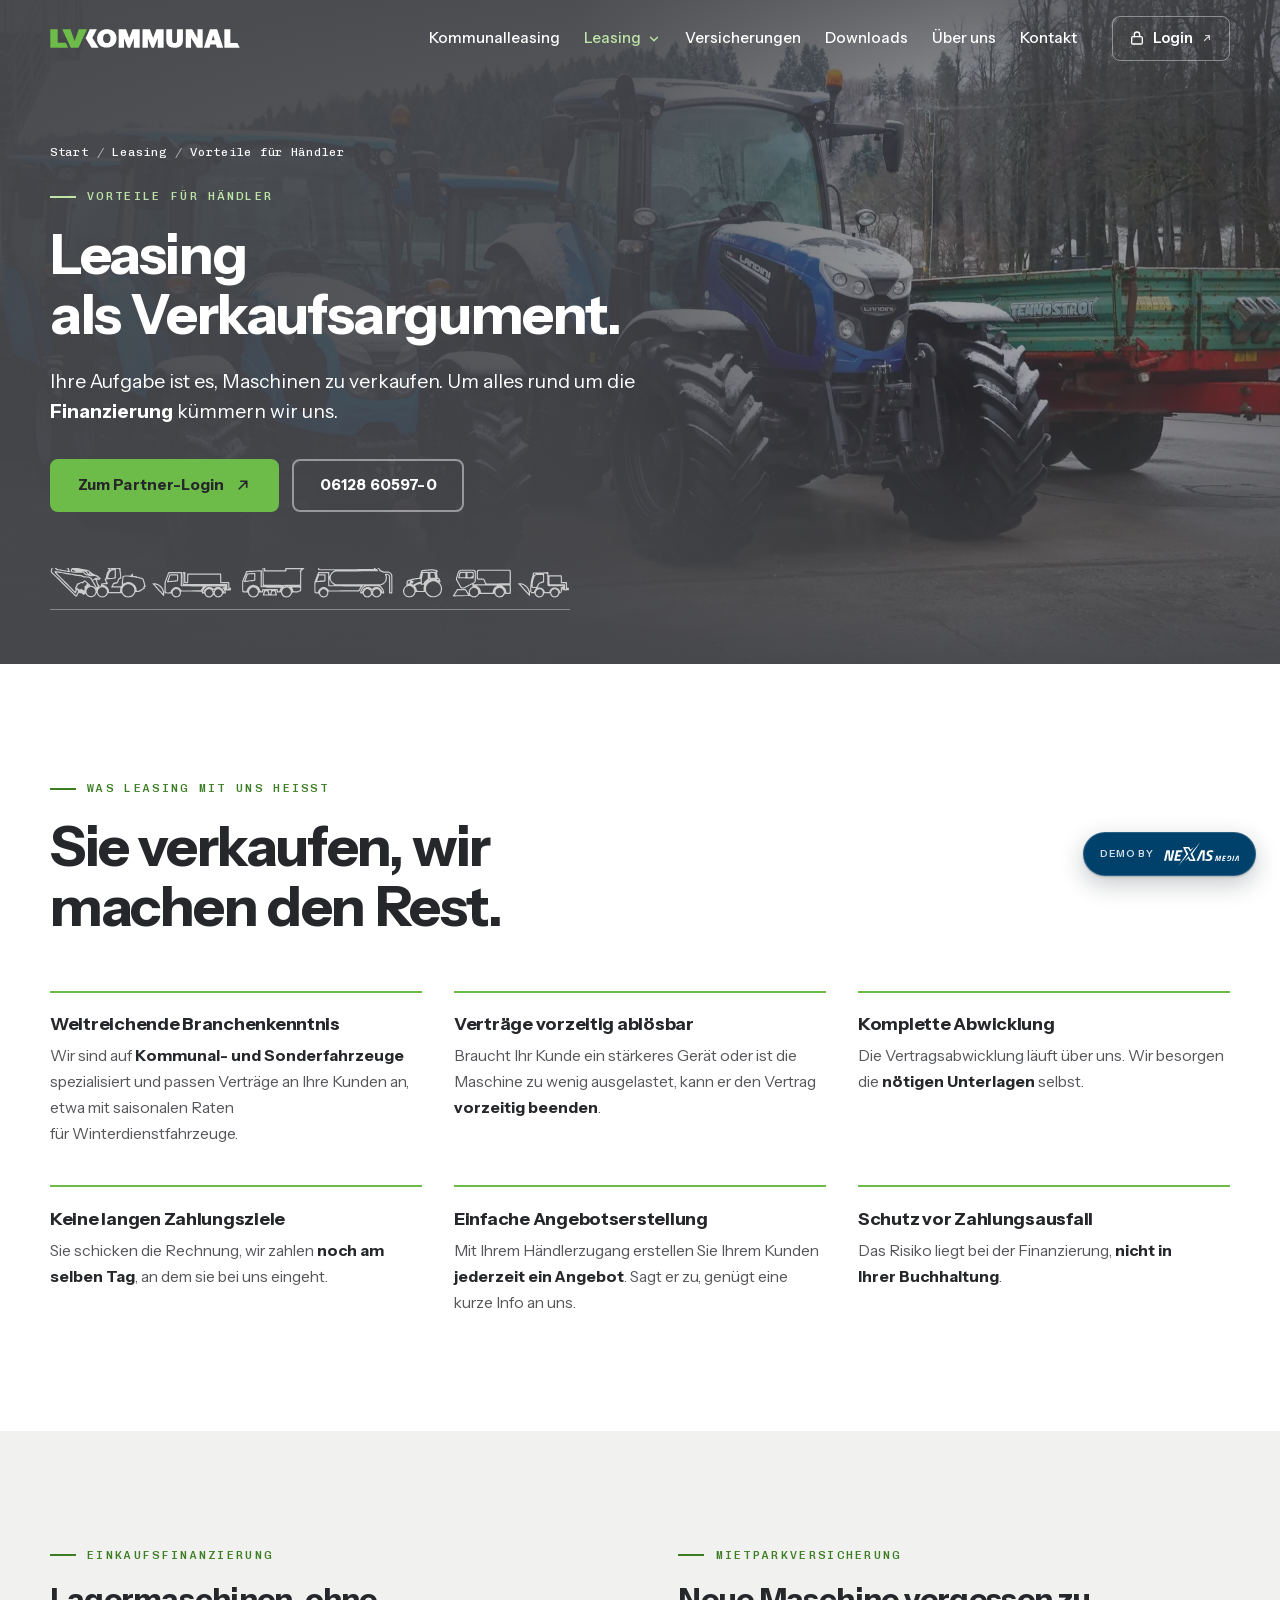
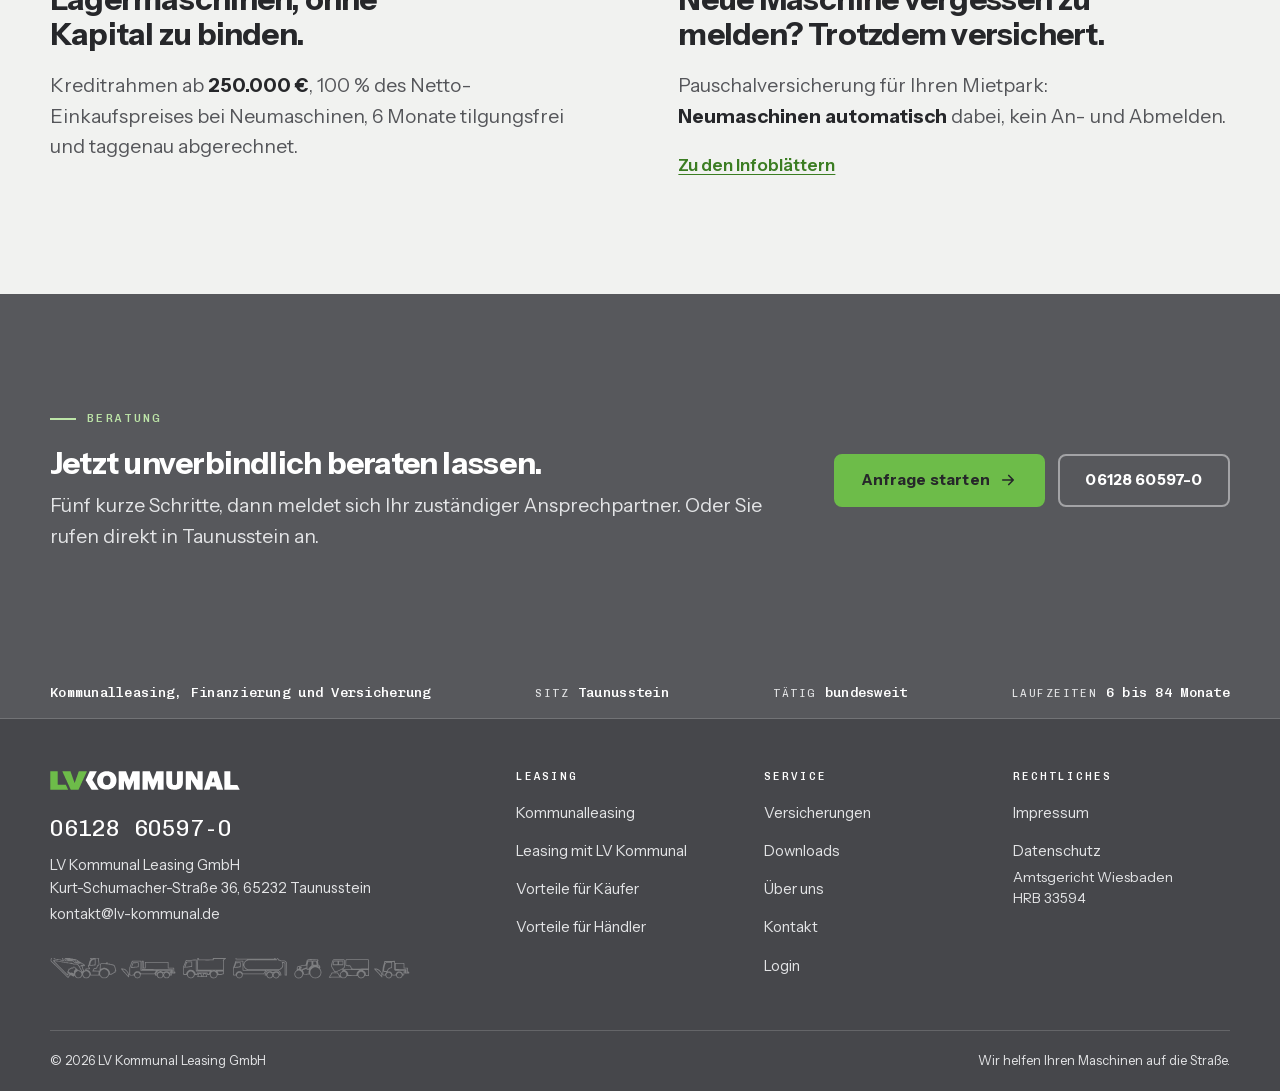
<file: vorteile-haendler.html>
<!DOCTYPE html>
<html lang="de" class="no-js">
<head>
<meta charset="utf-8">
<meta name="viewport" content="width=device-width, initial-scale=1">
<title>Vorteile für Händler | LV Kommunal</title>
<meta name="description" content="Absatzfinanzierung für Händler und Hersteller von Kommunal- und Sonderfahrzeugen: Branchenkenntnis, vorzeitig ablösbare Verträge, komplette Abwicklung, Zahlung am Tag des Rechnungseingangs.">
<meta name="robots" content="noindex,nofollow">
<meta http-equiv="Content-Security-Policy" content="default-src 'self'; img-src 'self' data:; style-src 'self'; script-src 'self'; font-src 'self'; base-uri 'self'; form-action 'self'; object-src 'none'">
<link rel="icon" href="assets/img/favicon.svg" type="image/svg+xml">
<link rel="icon" href="assets/img/favicon-32.png" sizes="32x32" type="image/png">
<link rel="apple-touch-icon" href="assets/img/favicon-180.png">
<meta name="theme-color" content="#57585C">
<script src="assets/js/js-an.js"></script>
<link rel="preload" as="font" type="font/woff2" crossorigin href="assets/fonts/instrument-sans-400-700-latin.woff2">
<link rel="preload" as="font" type="font/woff2" crossorigin href="assets/fonts/chivo-mono-400-500-latin.woff2">
<link rel="stylesheet" href="assets/fonts/fonts.css">
<link rel="stylesheet" href="assets/css/style.css">
<link rel="stylesheet" href="assets/css/demo-pille.css">
<script src="assets/js/main.js" defer></script>
</head>
<body>
<a class="skip" href="#inhalt">Zum Inhalt&nbsp;springen</a>
<header class="kopf">
  <div class="wrap kopf-innen">
    <a class="logo" href="./" aria-label="LV Kommunal, zur Startseite"><img class="logo-dunkel" src="assets/img/logo.svg" alt="LV Kommunal" width="190" height="19"><img class="logo-hell" src="assets/img/logo-hell.svg" alt="" width="190" height="19"></a>
    <button class="menue-knopf" type="button" aria-expanded="false" aria-controls="nav"><span></span><b class="sr">Menü</b></button>
    <nav class="nav" id="nav" aria-label="Hauptnavigation"><ul><li><a href="kommunalleasing">Kommunalleasing</a></li><li class="nav-gruppe aktiv"><button type="button" aria-expanded="false">Leasing <svg viewBox="0 0 24 24" fill="none" stroke="currentColor" stroke-width="2.4" stroke-linecap="round" stroke-linejoin="round" aria-hidden="true"><path d="M6 9l6 6 6-6"/></svg></button><ul class="unter"><li><a href="leasing">Leasing mit LV&nbsp;Kommunal</a></li><li><a href="vorteile-kaeufer">Vorteile für&nbsp;Käufer</a></li><li><a href="vorteile-haendler" aria-current="page">Vorteile für&nbsp;Händler</a></li></ul></li><li><a href="versicherungen">Versicherungen</a></li><li><a href="downloads">Downloads</a></li><li><a href="ueber-uns">Über&nbsp;uns</a></li><li><a href="kontakt">Kontakt</a></li></ul></nav>
    <!-- Login: ab 01.11.2026 externe Seite, Adresse in seiten.py (LOGIN) ändern -->
    <a class="login" href="https://www.lv-kommunal.de/authentifizierung/authentifizierung" target="_blank" rel="noopener"><svg viewBox="0 0 24 24" fill="none" stroke="currentColor" stroke-width="2" stroke-linecap="round" stroke-linejoin="round" aria-hidden="true"><rect x="4" y="10" width="16" height="11" rx="2"/><path d="M8 10V7a4 4 0 0 1 8 0v3"/></svg><span>Login</span><svg class="extern" viewBox="0 0 24 24" fill="none" stroke="currentColor" stroke-width="2.4" stroke-linecap="round" stroke-linejoin="round" aria-hidden="true"><path d="M7 17L17 7M9 7h8v8"/></svg><span class="sr">(öffnet in neuem&nbsp;Tab)</span></a>
  </div>
</header>
<main id="inhalt">
<section class="hero">
  <div class="hero-bild"><picture><source srcset="assets/img/traktoren-hof.webp" type="image/webp"><img src="assets/img/traktoren-hof.jpg" alt="Neue Traktoren auf einem Händlerhof" width="2000" height="1334" fetchpriority="high"></picture></div>
  <div class="wrap">
    <nav aria-label="Brotkrümel"><ol class="brotkrumen"><li><a href="./">Start</a></li><li><a href="leasing">Leasing</a></li><li aria-current="page">Vorteile für&nbsp;Händler</li></ol></nav>
    <div class="hero-text"><p class="eyebrow">Vorteile für&nbsp;Händler</p><h1 class="d-l">Leasing als&nbsp;Verkaufsargument.</h1><p class="lead">Ihre Aufgabe ist es, Maschinen zu verkaufen. Um alles rund um die <strong>Finanzierung</strong> kümmern wir&nbsp;uns.</p><div class="knoepfe"><a class="btn btn-gruen" href="https://www.lv-kommunal.de/authentifizierung/authentifizierung" target="_blank" rel="noopener">Zum&nbsp;Partner-Login <svg viewBox="0 0 24 24" fill="none" stroke="currentColor" stroke-width="2.2" stroke-linecap="round" stroke-linejoin="round" aria-hidden="true"><path d="M7 17L17 7M9 7h8v8"/></svg><span class="sr">(öffnet in neuem&nbsp;Tab)</span></a><a class="btn btn-linie" href="tel:+4961286059700">06128&nbsp;60597-0</a></div></div>
    <div class="strasse" aria-hidden="true"><svg class="illu" viewBox="0 60 5928 400" aria-hidden="true"><use href="assets/img/illustration.svg#ill"/></svg></div>
  </div>
</section><section class="sek" aria-label="Vorteile"><div class="wrap"><div class="sek-kopf"><p class="eyebrow">Was Leasing mit uns&nbsp;heißt</p><h2 class="d-l">Sie verkaufen, wir machen den&nbsp;Rest.</h2></div><div class="punkte "><article class="punkt"><h3 class="d-s">Weitreichende&nbsp;Branchenkenntnis</h3><p>Wir sind auf <strong>Kommunal- und&nbsp;Sonderfahrzeuge</strong> spezialisiert und passen Verträge an Ihre Kunden an, etwa mit saisonalen Raten für&nbsp;Winterdienstfahrzeuge.</p></article><article class="punkt"><h3 class="d-s">Verträge vorzeitig&nbsp;ablösbar</h3><p>Braucht Ihr Kunde ein stärkeres Gerät oder ist die Maschine zu wenig ausgelastet, kann er den Vertrag <strong>vorzeitig&nbsp;beenden</strong>.</p></article><article class="punkt"><h3 class="d-s">Komplette&nbsp;Abwicklung</h3><p>Die Vertragsabwicklung läuft über uns. Wir besorgen die <strong>nötigen&nbsp;Unterlagen</strong> selbst.</p></article><article class="punkt"><h3 class="d-s">Keine langen&nbsp;Zahlungsziele</h3><p>Sie schicken die Rechnung, wir zahlen <strong>noch am selben&nbsp;Tag</strong>, an dem sie bei uns&nbsp;eingeht.</p></article><article class="punkt"><h3 class="d-s">Einfache&nbsp;Angebotserstellung</h3><p>Mit Ihrem Händlerzugang erstellen Sie Ihrem Kunden <strong>jederzeit ein&nbsp;Angebot</strong>. Sagt er zu, genügt eine kurze Info an&nbsp;uns.</p></article><article class="punkt"><h3 class="d-s">Schutz vor&nbsp;Zahlungsausfall</h3><p>Das Risiko liegt bei der Finanzierung, <strong>nicht in Ihrer&nbsp;Buchhaltung</strong>.</p></article></div></div></section><section class="sek sek-raum" aria-label="Weitere Angebote für Händler"><div class="wrap"><div class="zwei">
    <div><p class="eyebrow">Einkaufsfinanzierung</p><h2 class="d-m">Lagermaschinen, ohne Kapital zu&nbsp;binden.</h2>
      <p class="lead">Kreditrahmen ab <strong>250.000&nbsp;€</strong>, 100 % des Netto-Einkaufspreises bei Neumaschinen, 6 Monate tilgungsfrei und taggenau&nbsp;abgerechnet.</p></div>
    <div><p class="eyebrow">Mietparkversicherung</p><h2 class="d-m">Neue Maschine vergessen zu melden? Trotzdem&nbsp;versichert.</h2>
      <p class="lead">Pauschalversicherung für Ihren Mietpark: <strong>Neumaschinen&nbsp;automatisch</strong> dabei, kein An- und&nbsp;Abmelden.</p>
      <p><a class="textlink" href="downloads">Zu den&nbsp;Infoblättern</a></p></div>
  </div></div></section>
<section class="sek grau-flaeche" aria-labelledby="anruf-titel">
  <div class="wrap anruf">
    <div><p class="eyebrow">Beratung</p><h2 class="d-m" id="anruf-titel">Jetzt unverbindlich beraten&nbsp;lassen.</h2>
      <p class="lead">Fünf kurze Schritte, dann meldet sich Ihr zuständiger Ansprechpartner. Oder Sie rufen direkt in Taunusstein&nbsp;an.</p></div>
    <div class="knoepfe"><a class="btn btn-gruen" href="kontakt?wer=haendler#anfrage-sek">Anfrage&nbsp;starten <svg viewBox="0 0 24 24" fill="none" stroke="currentColor" stroke-width="2.2" stroke-linecap="round" stroke-linejoin="round" aria-hidden="true"><path d="M5 12h14M13 6l6 6-6 6"/></svg></a><a class="btn btn-linie" href="tel:+4961286059700">06128&nbsp;60597-0</a></div>
  </div>
</section>
</main>
<footer class="fuss">
  <div class="fuss-band"><div class="wrap fuss-band-innen"><span><b>Kommunalleasing, Finanzierung und Versicherung</b></span><span>Sitz <b>Taunusstein</b></span><span>Tätig <b>bundesweit</b></span><span>Laufzeiten <b>6 bis 84 Monate</b></span></div></div>
  <div class="wrap fuss-raster">
    <div>
      <img src="assets/img/logo-hell.svg" alt="LV Kommunal" width="190" height="19" loading="lazy">
      <a class="fuss-tel" href="tel:+4961286059700">06128&nbsp;60597-0</a>
      <p class="fuss-adresse">LV Kommunal Leasing GmbH<br>Kurt-Schumacher-Straße 36, 65232 Taunusstein<br><a href="mailto:kontakt@lv-kommunal.de">kontakt@lv-kommunal.de</a></p>
      <div class="fuss-strasse" aria-hidden="true"><svg class="illu" viewBox="0 60 5928 400" aria-hidden="true"><use href="assets/img/illustration.svg#ill"/></svg></div>
    </div>
    <div><h2>Leasing</h2><ul><li><a href="kommunalleasing">Kommunalleasing</a></li><li><a href="leasing">Leasing mit LV&nbsp;Kommunal</a></li><li><a href="vorteile-kaeufer">Vorteile für&nbsp;Käufer</a></li><li><a href="vorteile-haendler">Vorteile für&nbsp;Händler</a></li></ul></div>
    <div><h2>Service</h2><ul><li><a href="versicherungen">Versicherungen</a></li><li><a href="downloads">Downloads</a></li><li><a href="ueber-uns">Über&nbsp;uns</a></li><li><a href="kontakt">Kontakt</a></li><li><a href="https://www.lv-kommunal.de/authentifizierung/authentifizierung" target="_blank" rel="noopener">Login <span class="sr">(öffnet in neuem&nbsp;Tab)</span></a></li></ul></div>
    <div><h2>Rechtliches</h2><ul><li><a href="impressum">Impressum</a></li><li><a href="datenschutz">Datenschutz</a></li></ul><p class="notiz">Amtsgericht Wiesbaden HRB&nbsp;33594</p></div>
  </div>
  <div class="wrap fuss-unten"><span>© <span id="jahr">2026</span> LV Kommunal Leasing&nbsp;GmbH</span><span>Wir helfen Ihren Maschinen auf die&nbsp;Straße.</span></div>
</footer>
<aside aria-label="Hinweis zur Vorschau"><a class="nxm-demo" href="https://nexas-media.de" target="_blank" rel="noopener noreferrer"><span class="nxm-demo__text">Demo&nbsp;by</span><img class="nxm-demo__logo" src="assets/img/nexas-media-logo-weiss.svg" alt="NEXAS Media" width="75" height="24" loading="lazy" decoding="async"></a></aside>
</body>
</html>
</file>
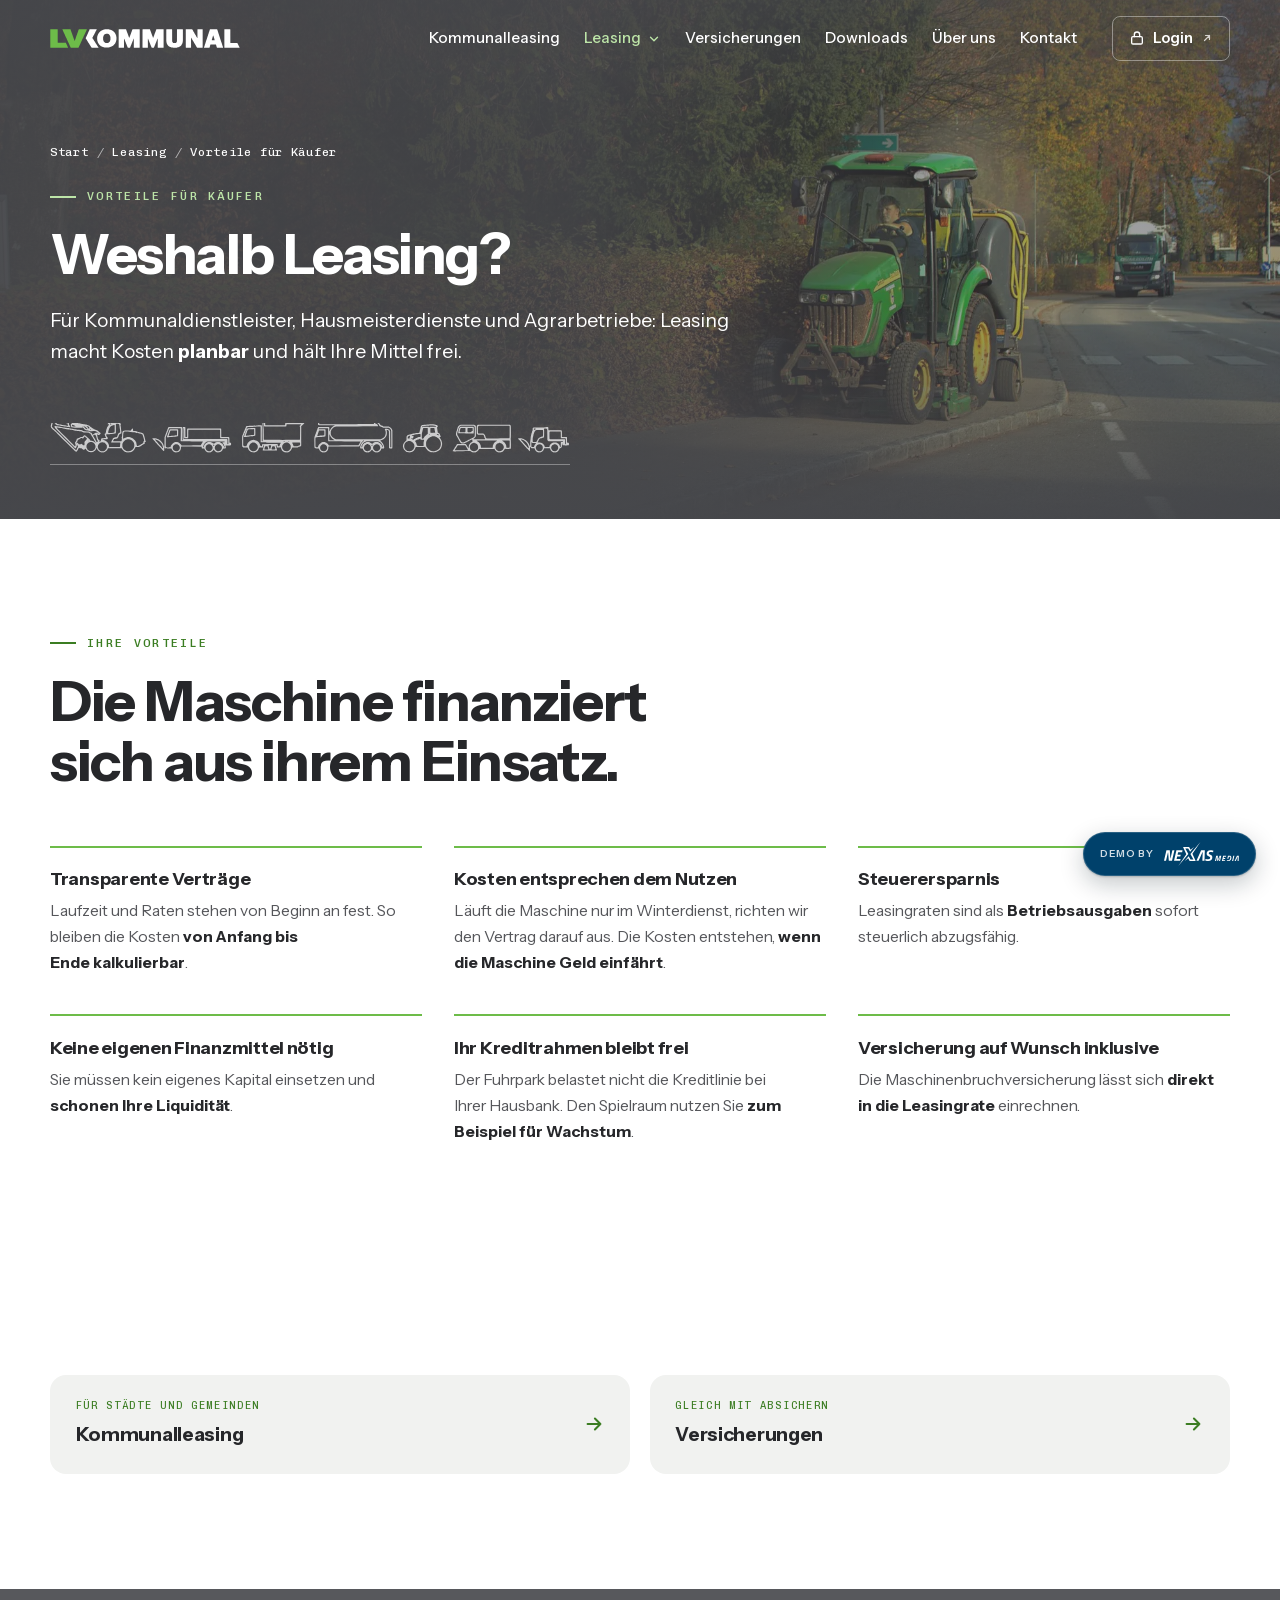
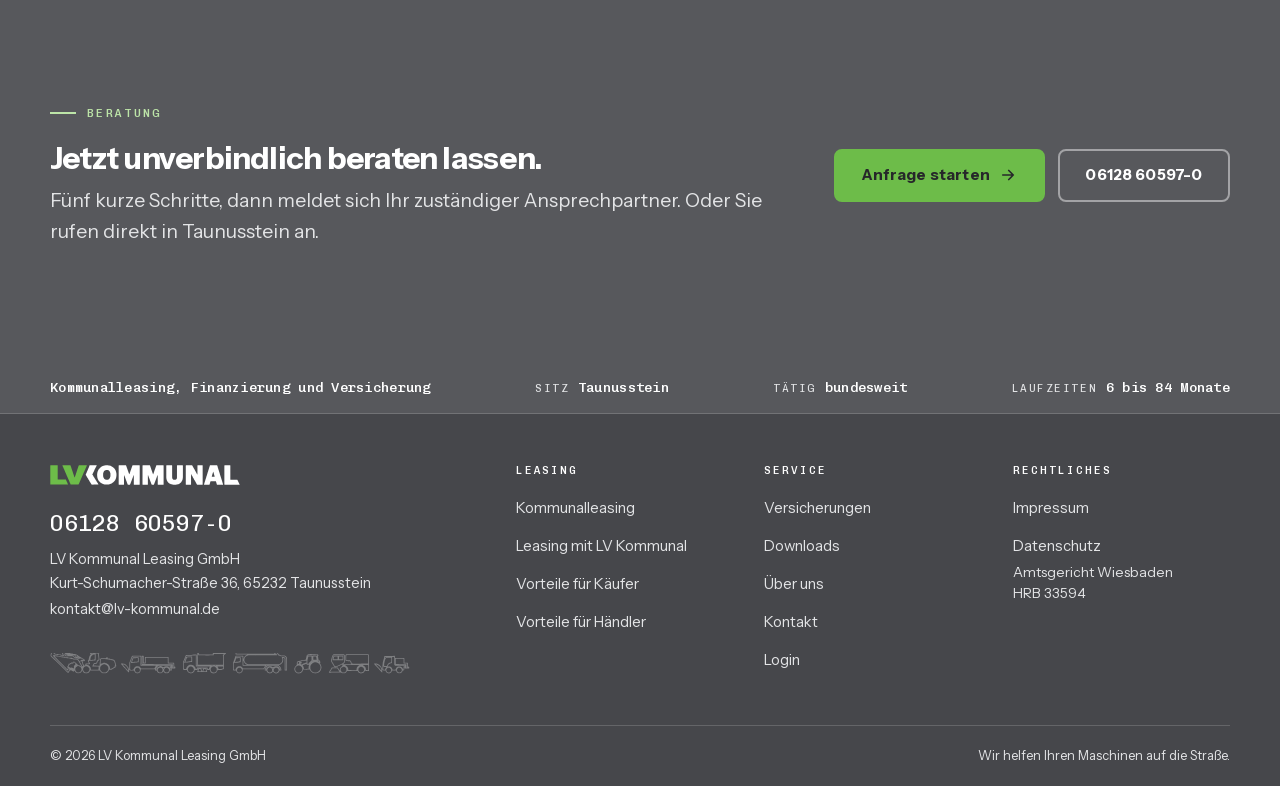
<file: vorteile-kaeufer.html>
<!DOCTYPE html>
<html lang="de" class="no-js">
<head>
<meta charset="utf-8">
<meta name="viewport" content="width=device-width, initial-scale=1">
<title>Vorteile für Käufer | LV Kommunal</title>
<meta name="description" content="Weshalb Leasing? Transparente Verträge, Kosten passend zum Einsatz, Steuervorteile und ein Kreditrahmen, der frei bleibt.">
<meta name="robots" content="noindex,nofollow">
<meta http-equiv="Content-Security-Policy" content="default-src 'self'; img-src 'self' data:; style-src 'self'; script-src 'self'; font-src 'self'; base-uri 'self'; form-action 'self'; object-src 'none'">
<link rel="icon" href="assets/img/favicon.svg" type="image/svg+xml">
<link rel="icon" href="assets/img/favicon-32.png" sizes="32x32" type="image/png">
<link rel="apple-touch-icon" href="assets/img/favicon-180.png">
<meta name="theme-color" content="#57585C">
<script src="assets/js/js-an.js"></script>
<link rel="preload" as="font" type="font/woff2" crossorigin href="assets/fonts/instrument-sans-400-700-latin.woff2">
<link rel="preload" as="font" type="font/woff2" crossorigin href="assets/fonts/chivo-mono-400-500-latin.woff2">
<link rel="stylesheet" href="assets/fonts/fonts.css">
<link rel="stylesheet" href="assets/css/style.css">
<link rel="stylesheet" href="assets/css/demo-pille.css">
<script src="assets/js/main.js" defer></script>
</head>
<body>
<a class="skip" href="#inhalt">Zum Inhalt&nbsp;springen</a>
<header class="kopf">
  <div class="wrap kopf-innen">
    <a class="logo" href="./" aria-label="LV Kommunal, zur Startseite"><img class="logo-dunkel" src="assets/img/logo.svg" alt="LV Kommunal" width="190" height="19"><img class="logo-hell" src="assets/img/logo-hell.svg" alt="" width="190" height="19"></a>
    <button class="menue-knopf" type="button" aria-expanded="false" aria-controls="nav"><span></span><b class="sr">Menü</b></button>
    <nav class="nav" id="nav" aria-label="Hauptnavigation"><ul><li><a href="kommunalleasing">Kommunalleasing</a></li><li class="nav-gruppe aktiv"><button type="button" aria-expanded="false">Leasing <svg viewBox="0 0 24 24" fill="none" stroke="currentColor" stroke-width="2.4" stroke-linecap="round" stroke-linejoin="round" aria-hidden="true"><path d="M6 9l6 6 6-6"/></svg></button><ul class="unter"><li><a href="leasing">Leasing mit LV&nbsp;Kommunal</a></li><li><a href="vorteile-kaeufer" aria-current="page">Vorteile für&nbsp;Käufer</a></li><li><a href="vorteile-haendler">Vorteile für&nbsp;Händler</a></li></ul></li><li><a href="versicherungen">Versicherungen</a></li><li><a href="downloads">Downloads</a></li><li><a href="ueber-uns">Über&nbsp;uns</a></li><li><a href="kontakt">Kontakt</a></li></ul></nav>
    <!-- Login: ab 01.11.2026 externe Seite, Adresse in seiten.py (LOGIN) ändern -->
    <a class="login" href="https://www.lv-kommunal.de/authentifizierung/authentifizierung" target="_blank" rel="noopener"><svg viewBox="0 0 24 24" fill="none" stroke="currentColor" stroke-width="2" stroke-linecap="round" stroke-linejoin="round" aria-hidden="true"><rect x="4" y="10" width="16" height="11" rx="2"/><path d="M8 10V7a4 4 0 0 1 8 0v3"/></svg><span>Login</span><svg class="extern" viewBox="0 0 24 24" fill="none" stroke="currentColor" stroke-width="2.4" stroke-linecap="round" stroke-linejoin="round" aria-hidden="true"><path d="M7 17L17 7M9 7h8v8"/></svg><span class="sr">(öffnet in neuem&nbsp;Tab)</span></a>
  </div>
</header>
<main id="inhalt">
<section class="hero">
  <div class="hero-bild"><picture><source srcset="assets/img/kompakttraktor-gruenpflege.webp" type="image/webp"><img src="assets/img/kompakttraktor-gruenpflege.jpg" alt="Kompakttraktor bei der Grünpflege an einer Straße im Herbst" width="2000" height="1334" fetchpriority="high"></picture></div>
  <div class="wrap">
    <nav aria-label="Brotkrümel"><ol class="brotkrumen"><li><a href="./">Start</a></li><li><a href="leasing">Leasing</a></li><li aria-current="page">Vorteile für&nbsp;Käufer</li></ol></nav>
    <div class="hero-text"><p class="eyebrow">Vorteile für&nbsp;Käufer</p><h1 class="d-l">Weshalb&nbsp;Leasing?</h1><p class="lead">Für Kommunaldienstleister, Hausmeisterdienste und Agrarbetriebe: Leasing macht Kosten <strong>planbar</strong> und hält Ihre Mittel&nbsp;frei.</p></div>
    <div class="strasse" aria-hidden="true"><svg class="illu" viewBox="0 60 5928 400" aria-hidden="true"><use href="assets/img/illustration.svg#ill"/></svg></div>
  </div>
</section><section class="sek" aria-label="Vorteile"><div class="wrap"><div class="sek-kopf"><p class="eyebrow">Ihre&nbsp;Vorteile</p><h2 class="d-l">Die Maschine finanziert sich aus ihrem&nbsp;Einsatz.</h2></div><div class="punkte "><article class="punkt"><h3 class="d-s">Transparente&nbsp;Verträge</h3><p>Laufzeit und Raten stehen von Beginn an fest. So bleiben die Kosten <strong>von Anfang bis Ende&nbsp;kalkulierbar</strong>.</p></article><article class="punkt"><h3 class="d-s">Kosten entsprechen dem&nbsp;Nutzen</h3><p>Läuft die Maschine nur im Winterdienst, richten wir den Vertrag darauf aus. Die Kosten entstehen, <strong>wenn die Maschine Geld&nbsp;einfährt</strong>.</p></article><article class="punkt"><h3 class="d-s">Steuerersparnis</h3><p>Leasingraten sind als <strong>Betriebsausgaben</strong> sofort steuerlich&nbsp;abzugsfähig.</p></article><article class="punkt"><h3 class="d-s">Keine eigenen Finanzmittel&nbsp;nötig</h3><p>Sie müssen kein eigenes Kapital einsetzen und <strong>schonen Ihre&nbsp;Liquidität</strong>.</p></article><article class="punkt"><h3 class="d-s">Ihr Kreditrahmen bleibt&nbsp;frei</h3><p>Der Fuhrpark belastet nicht die Kreditlinie bei Ihrer Hausbank. Den Spielraum nutzen Sie <strong>zum Beispiel für&nbsp;Wachstum</strong>.</p></article><article class="punkt"><h3 class="d-s">Versicherung auf Wunsch&nbsp;inklusive</h3><p>Die Maschinenbruchversicherung lässt sich <strong>direkt in die&nbsp;Leasingrate</strong> einrechnen.</p></article></div></div></section><section class="sek" aria-label="Weiterlesen"><div class="wrap"><nav class="weiter" aria-label="Weiterlesen"><a href="kommunalleasing"><span><small>Für Städte und&nbsp;Gemeinden</small><strong>Kommunalleasing</strong></span><svg viewBox="0 0 24 24" fill="none" stroke="currentColor" stroke-width="2.2" stroke-linecap="round" stroke-linejoin="round" aria-hidden="true"><path d="M5 12h14M13 6l6 6-6 6"/></svg></a><a href="versicherungen"><span><small>Gleich mit&nbsp;absichern</small><strong>Versicherungen</strong></span><svg viewBox="0 0 24 24" fill="none" stroke="currentColor" stroke-width="2.2" stroke-linecap="round" stroke-linejoin="round" aria-hidden="true"><path d="M5 12h14M13 6l6 6-6 6"/></svg></a></nav></div></section>
<section class="sek grau-flaeche" aria-labelledby="anruf-titel">
  <div class="wrap anruf">
    <div><p class="eyebrow">Beratung</p><h2 class="d-m" id="anruf-titel">Jetzt unverbindlich beraten&nbsp;lassen.</h2>
      <p class="lead">Fünf kurze Schritte, dann meldet sich Ihr zuständiger Ansprechpartner. Oder Sie rufen direkt in Taunusstein&nbsp;an.</p></div>
    <div class="knoepfe"><a class="btn btn-gruen" href="kontakt?wer=betrieb#anfrage-sek">Anfrage&nbsp;starten <svg viewBox="0 0 24 24" fill="none" stroke="currentColor" stroke-width="2.2" stroke-linecap="round" stroke-linejoin="round" aria-hidden="true"><path d="M5 12h14M13 6l6 6-6 6"/></svg></a><a class="btn btn-linie" href="tel:+4961286059700">06128&nbsp;60597-0</a></div>
  </div>
</section>
</main>
<footer class="fuss">
  <div class="fuss-band"><div class="wrap fuss-band-innen"><span><b>Kommunalleasing, Finanzierung und Versicherung</b></span><span>Sitz <b>Taunusstein</b></span><span>Tätig <b>bundesweit</b></span><span>Laufzeiten <b>6 bis 84 Monate</b></span></div></div>
  <div class="wrap fuss-raster">
    <div>
      <img src="assets/img/logo-hell.svg" alt="LV Kommunal" width="190" height="19" loading="lazy">
      <a class="fuss-tel" href="tel:+4961286059700">06128&nbsp;60597-0</a>
      <p class="fuss-adresse">LV Kommunal Leasing GmbH<br>Kurt-Schumacher-Straße 36, 65232 Taunusstein<br><a href="mailto:kontakt@lv-kommunal.de">kontakt@lv-kommunal.de</a></p>
      <div class="fuss-strasse" aria-hidden="true"><svg class="illu" viewBox="0 60 5928 400" aria-hidden="true"><use href="assets/img/illustration.svg#ill"/></svg></div>
    </div>
    <div><h2>Leasing</h2><ul><li><a href="kommunalleasing">Kommunalleasing</a></li><li><a href="leasing">Leasing mit LV&nbsp;Kommunal</a></li><li><a href="vorteile-kaeufer">Vorteile für&nbsp;Käufer</a></li><li><a href="vorteile-haendler">Vorteile für&nbsp;Händler</a></li></ul></div>
    <div><h2>Service</h2><ul><li><a href="versicherungen">Versicherungen</a></li><li><a href="downloads">Downloads</a></li><li><a href="ueber-uns">Über&nbsp;uns</a></li><li><a href="kontakt">Kontakt</a></li><li><a href="https://www.lv-kommunal.de/authentifizierung/authentifizierung" target="_blank" rel="noopener">Login <span class="sr">(öffnet in neuem&nbsp;Tab)</span></a></li></ul></div>
    <div><h2>Rechtliches</h2><ul><li><a href="impressum">Impressum</a></li><li><a href="datenschutz">Datenschutz</a></li></ul><p class="notiz">Amtsgericht Wiesbaden HRB&nbsp;33594</p></div>
  </div>
  <div class="wrap fuss-unten"><span>© <span id="jahr">2026</span> LV Kommunal Leasing&nbsp;GmbH</span><span>Wir helfen Ihren Maschinen auf die&nbsp;Straße.</span></div>
</footer>
<aside aria-label="Hinweis zur Vorschau"><a class="nxm-demo" href="https://nexas-media.de" target="_blank" rel="noopener noreferrer"><span class="nxm-demo__text">Demo&nbsp;by</span><img class="nxm-demo__logo" src="assets/img/nexas-media-logo-weiss.svg" alt="NEXAS Media" width="75" height="24" loading="lazy" decoding="async"></a></aside>
</body>
</html>
</file>
<file: assets/fonts/fonts.css>
/* latin-ext */
@font-face {
  font-family: 'Instrument Sans';
  font-style: normal;
  font-weight: 400 700;
  font-stretch: 100%;
  font-display: swap;
  src: url(./instrument-sans-400-700-latin-ext.woff2) format('woff2');
  unicode-range: U+0100-02BA, U+02BD-02C5, U+02C7-02CC, U+02CE-02D7, U+02DD-02FF, U+0304, U+0308, U+0329, U+1D00-1DBF, U+1E00-1E9F, U+1EF2-1EFF, U+2020, U+20A0-20AB, U+20AD-20C0, U+2113, U+2C60-2C7F, U+A720-A7FF;
}

/* latin */
@font-face {
  font-family: 'Instrument Sans';
  font-style: normal;
  font-weight: 400 700;
  font-stretch: 100%;
  font-display: swap;
  src: url(./instrument-sans-400-700-latin.woff2) format('woff2');
  unicode-range: U+0000-00FF, U+0131, U+0152-0153, U+02BB-02BC, U+02C6, U+02DA, U+02DC, U+0304, U+0308, U+0329, U+2000-206F, U+20AC, U+2122, U+2191, U+2193, U+2212, U+2215, U+FEFF, U+FFFD;
}

/* latin-ext */
@font-face {
  font-family: 'Chivo Mono';
  font-style: normal;
  font-weight: 400 500;
  font-display: swap;
  src: url(./chivo-mono-400-500-latin-ext.woff2) format('woff2');
  unicode-range: U+0100-02BA, U+02BD-02C5, U+02C7-02CC, U+02CE-02D7, U+02DD-02FF, U+0304, U+0308, U+0329, U+1D00-1DBF, U+1E00-1E9F, U+1EF2-1EFF, U+2020, U+20A0-20AB, U+20AD-20C0, U+2113, U+2C60-2C7F, U+A720-A7FF;
}

/* latin */
@font-face {
  font-family: 'Chivo Mono';
  font-style: normal;
  font-weight: 400 500;
  font-display: swap;
  src: url(./chivo-mono-400-500-latin.woff2) format('woff2');
  unicode-range: U+0000-00FF, U+0131, U+0152-0153, U+02BB-02BC, U+02C6, U+02DA, U+02DC, U+0304, U+0308, U+0329, U+2000-206F, U+20AC, U+2122, U+2191, U+2193, U+2212, U+2215, U+FEFF, U+FFFD;
}
</file>
<file: assets/css/style.css>
/* ==========================================================================
   LV Kommunal Leasing – Stylesheet
   Aufbau und Typografie wie die Schwesterseite LV Kommunal Winterdienst.
   Farben aus dem Logo: Grau #57585C für dunkle Flächen, Grün #6DBC49 als Akzent.
   ========================================================================== */

:root {
  --grau:        #57585C;  /* Logo */
  --grau-tief:   #46474B;
  --grau-linie:  rgba(255, 255, 255, .16);
  --grau-text:   #E3E4E6;
  --gruen:       #6DBC49;  /* Logo */
  --gruen-hell:  #BDE5A8;  /* Grün als kleine Schrift auf Grau */
  --gruen-text:  #3B7D22;  /* Grün als Schrift auf Hell, 5,1:1 */
  --gruen-tief:  #3E7D2A;
  --tinte:       #26272A;
  --tinte-2:     #55565A;
  --raum:        #F1F2F0;
  --raum-2:      #E2E4E0;
  --weiss:       #FFFFFF;

  --display: "Instrument Sans", "Helvetica Neue", Arial, sans-serif;
  --body:    "Instrument Sans", "Segoe UI", Helvetica, Arial, sans-serif;
  --mono:    "Chivo Mono", "SFMono-Regular", Consolas, monospace;

  --wrap: 1180px;
  --sec-y: clamp(4.5rem, 9vw, 8rem);
  --r: 8px;
  --r-l: 16px;
  --kopf-h: 78px;
  --schatten: 0 1px 2px rgba(38, 39, 42, .06), 0 8px 28px rgba(38, 39, 42, .08);
}

@view-transition { navigation: auto; }

/* ------------------------------------------------------------------ Reset */
*, *::before, *::after { box-sizing: border-box; }
html { -webkit-text-size-adjust: 100%; scroll-behavior: smooth; scroll-padding-top: calc(var(--kopf-h) + 1rem); }
body { margin: 0; font-family: var(--body); font-size: clamp(1rem, .96rem + .18vw, 1.0625rem); line-height: 1.65; color: var(--tinte); background: var(--weiss); -webkit-font-smoothing: antialiased; }
img, svg { display: block; max-width: 100%; }
img { height: auto; }
a { color: inherit; }
button, input, textarea { font: inherit; color: inherit; }
h1, h2, h3 { margin: 0; font-family: var(--display); font-weight: 700; line-height: 1.05; letter-spacing: -.025em; text-wrap: balance; }
p { margin: 0 0 1em; text-wrap: pretty; }
p:last-child { margin-bottom: 0; }
ul, ol { margin: 0; padding: 0; list-style: none; }
figure { margin: 0; }
strong { font-weight: 700; }
:focus-visible { outline: 3px solid var(--gruen-text); outline-offset: 3px; border-radius: 2px; }
.grau-flaeche :focus-visible, .hero :focus-visible, .kopf.oben :focus-visible { outline-color: var(--gruen-hell); }
.skip { position: absolute; left: 1rem; top: -100px; z-index: 999; background: var(--weiss); padding: .8rem 1.2rem; border-radius: var(--r); font-weight: 600; }
.skip:focus { top: 1rem; }
.sr { position: absolute; width: 1px; height: 1px; overflow: hidden; clip: rect(0 0 0 0); white-space: nowrap; }

/* -------------------------------------------------------------- Typografie */
.wrap { width: min(100% - 2.5rem, var(--wrap)); margin-inline: auto; }
.d-xl { font-size: clamp(2.6rem, 6vw, 5rem); }
.d-l  { font-size: clamp(2.05rem, 4.4vw, 3.5rem); line-height: 1.08; }
.d-m  { font-size: clamp(1.45rem, 2.4vw, 2.1rem); line-height: 1.14; }
.d-s  { font-size: clamp(1.08rem, 1.4vw, 1.25rem); line-height: 1.3; letter-spacing: -.015em; }
.eyebrow {
  font-family: var(--mono); font-size: .72rem; font-weight: 500; letter-spacing: .2em; text-transform: uppercase;
  color: var(--gruen-text); display: flex; align-items: center; gap: .7rem; margin: 0 0 1.1rem;
}
.eyebrow::before { content: ""; width: 26px; height: 2px; background: currentColor; flex: none; }
.grau-flaeche .eyebrow, .hero .eyebrow { color: var(--gruen-hell); }
.lead { font-size: clamp(1.06rem, 1.5vw, 1.25rem); line-height: 1.6; color: var(--tinte-2); max-width: 62ch; }
.lead strong, .fliess strong { color: var(--tinte); }
.grau-flaeche .lead, .hero .lead { color: var(--grau-text); }
.grau-flaeche .lead strong, .hero .lead strong { color: var(--weiss); }
.akzent { color: var(--gruen); }
.notiz { font-size: .86rem; line-height: 1.55; color: var(--tinte-2); }
.grau-flaeche { background: var(--grau); color: var(--weiss); }
.grau-flaeche .notiz { color: var(--grau-text); }
h2.d-l, h2.d-m { margin-bottom: 1.1rem; }
.fliess p { color: var(--tinte-2); font-size: clamp(1.02rem, 1.3vw, 1.12rem); line-height: 1.7; }
.mittig { text-align: center; margin-inline: auto; }
.mittig .eyebrow { justify-content: center; }
.mittig .lead { margin-inline: auto; }
.mittig .knoepfe { justify-content: center; }

/* ------------------------------------------------------------------ Knöpfe */
.btn {
  display: inline-flex; align-items: center; justify-content: center; gap: .6rem; padding: .95rem 1.6rem;
  font-weight: 700; font-size: .95rem; letter-spacing: .01em; line-height: 1.2; text-decoration: none;
  border: 2px solid transparent; border-radius: var(--r); cursor: pointer;
  transition: background .18s, color .18s, border-color .18s, transform .18s;
}
.btn:hover { transform: translateY(-2px); }
.btn svg { width: 18px; height: 18px; flex: none; }
.btn-gruen { background: var(--gruen); color: var(--tinte); border-color: var(--gruen); }
.btn-gruen:hover { background: #82C962; border-color: #82C962; }
.btn-grau { background: var(--grau); color: var(--weiss); border-color: var(--grau); }
.btn-grau:hover { background: var(--grau-tief); border-color: var(--grau-tief); }
.btn-linie { background: transparent; color: var(--tinte); border-color: rgba(87, 88, 92, .35); }
.btn-linie:hover { border-color: var(--tinte); }
.hero .btn-linie, .grau-flaeche .btn-linie { color: var(--weiss); border-color: rgba(255, 255, 255, .45); }
.hero .btn-linie:hover, .grau-flaeche .btn-linie:hover { border-color: var(--weiss); }
.knoepfe { display: flex; flex-wrap: wrap; gap: .8rem; }
.textlink { color: var(--gruen-text); font-weight: 600; text-decoration: underline; text-decoration-thickness: 1px; text-underline-offset: .2em; }
.grau-flaeche .textlink { color: var(--gruen-hell); }

/* -------------------------------------------------------------------- Kopf */
.kopf {
  position: fixed; inset: 0 0 auto 0; z-index: 100; height: var(--kopf-h);
  background: rgba(255, 255, 255, .95); border-bottom: 1px solid var(--raum-2);
  backdrop-filter: saturate(1.4) blur(12px); -webkit-backdrop-filter: saturate(1.4) blur(12px);
  transition: background .25s, border-color .25s;
}
.kopf.oben { background: transparent; border-color: transparent; backdrop-filter: none; -webkit-backdrop-filter: none; }
.kopf-innen { height: 100%; display: flex; align-items: center; gap: 1.5rem; }
.logo { flex: none; }
.logo img { width: 190px; }
.logo .logo-hell, .kopf.oben .logo .logo-dunkel { display: none; }
.kopf.oben .logo .logo-hell { display: block; }
.nav { margin-left: auto; }
.nav > ul { display: flex; align-items: center; gap: .1rem; }
.nav a, .nav-gruppe > button {
  display: flex; align-items: center; gap: .35rem; padding: .55rem .7rem; border: 0; background: none; border-radius: 6px;
  font-size: .94rem; font-weight: 500; text-decoration: none; color: var(--tinte); cursor: pointer; transition: background .15s, color .15s; white-space: nowrap;
}
.nav a:hover, .nav-gruppe > button:hover { background: var(--raum); }
.nav a[aria-current="page"], .nav-gruppe.aktiv > button { color: var(--gruen-text); }
.kopf.oben .nav > ul > li > a, .kopf.oben .nav-gruppe > button { color: var(--weiss); }
.kopf.oben .nav > ul > li > a:hover, .kopf.oben .nav-gruppe > button:hover { background: rgba(255, 255, 255, .12); }
.kopf.oben .nav > ul > li > a[aria-current="page"], .kopf.oben .nav-gruppe.aktiv > button { color: var(--gruen-hell); }
.nav-gruppe { position: relative; }
.nav-gruppe > button svg { width: 14px; height: 14px; transition: transform .2s; }
.nav-gruppe > button[aria-expanded="true"] svg { transform: rotate(180deg); }
.unter { position: absolute; top: calc(100% + .5rem); left: -.5rem; min-width: 250px; padding: .5rem; background: var(--weiss); border: 1px solid var(--raum-2); border-radius: 12px; box-shadow: var(--schatten); display: none; }
.nav-gruppe:hover .unter, .nav-gruppe:focus-within .unter, .nav-gruppe.offen .unter { display: block; }
.nav-gruppe::after { content: ""; position: absolute; left: 0; right: 0; top: 100%; height: .6rem; }
.unter a { padding: .65rem .8rem; }
.login {
  display: inline-flex; align-items: center; gap: .5rem; padding: .6rem 1rem; border-radius: var(--r);
  border: 1px solid var(--raum-2); color: var(--tinte); font-weight: 600; font-size: .9rem; text-decoration: none; flex: none;
  transition: background .15s, border-color .15s;
}
.login:hover { border-color: var(--tinte); }
.kopf.oben .login { color: var(--weiss); border-color: rgba(255, 255, 255, .4); }
.kopf.oben .login:hover { border-color: var(--weiss); background: rgba(255, 255, 255, .08); }
.login svg { width: 16px; height: 16px; }
.login .extern { width: 12px; height: 12px; opacity: .75; }
.menue-knopf { display: none; margin-left: auto; width: 46px; height: 46px; border-radius: var(--r); border: 1px solid var(--raum-2); background: var(--weiss); cursor: pointer; align-items: center; justify-content: center; }
.menue-knopf span, .menue-knopf span::before, .menue-knopf span::after { display: block; width: 20px; height: 2px; background: var(--tinte); position: relative; content: ""; transition: transform .2s, background .2s; }
.menue-knopf span::before { position: absolute; top: -6px; }
.menue-knopf span::after { position: absolute; top: 6px; }
.menue-knopf[aria-expanded="true"] span { background: transparent; }
.menue-knopf[aria-expanded="true"] span::before { transform: translateY(6px) rotate(45deg); }
.menue-knopf[aria-expanded="true"] span::after { transform: translateY(-6px) rotate(-45deg); }
@media (max-width: 1100px) {
  .js .menue-knopf { display: inline-flex; }
  .js .nav { position: fixed; inset: var(--kopf-h) 0 auto 0; margin: 0; max-height: calc(100vh - var(--kopf-h)); overflow: auto; background: var(--weiss); border-bottom: 1px solid var(--raum-2); padding: .5rem 1.25rem 1.5rem; box-shadow: var(--schatten); display: none; }
  .js .nav.offen { display: block; }
  .js .nav > ul { flex-direction: column; align-items: stretch; }
  .js .nav a, .js .nav-gruppe > button, .js .kopf.oben .nav > ul > li > a, .js .kopf.oben .nav-gruppe > button { width: 100%; color: var(--tinte); padding: .9rem .3rem; font-size: 1.05rem; border-bottom: 1px solid var(--raum); border-radius: 0; }
  .js .unter { position: static; display: block; box-shadow: none; border: 0; padding: 0 0 0 1rem; min-width: 0; }
  .js .nav-gruppe > button svg { display: none; }
  .js .kopf.menue-auf { background: var(--weiss); border-color: var(--raum-2); }
  .js .kopf.menue-auf .logo .logo-hell { display: none; }
  .js .kopf.menue-auf .logo .logo-dunkel { display: block; }
  .js .kopf.menue-auf .login { color: var(--tinte); border-color: var(--raum-2); }
  .no-js .kopf { position: absolute; height: auto; padding: .8rem 0; }
  .no-js .kopf-innen { flex-wrap: wrap; }
}
@media (max-width: 480px) { .logo img { width: 150px; } .kopf-innen { gap: .7rem; } .login { padding: .55rem .75rem; } }

/* -------------------------------------------------------------------- Hero */
.hero {
  position: relative; isolation: isolate; overflow: hidden; background: var(--grau); color: var(--weiss);
  padding-top: calc(var(--kopf-h) + clamp(2.5rem, 7vh, 5rem)); padding-bottom: clamp(2.5rem, 6vh, 4rem);
}
.hero-bild { position: absolute; inset: 0; z-index: -2; }
.hero-bild img { width: 100%; height: 100%; object-fit: cover; object-position: 60% 45%; }
.hero::before {
  content: ""; position: absolute; inset: 0; z-index: -1;
  background:
    linear-gradient(90deg, rgba(70, 71, 75, .96) 0%, rgba(70, 71, 75, .9) 45%, rgba(70, 71, 75, .5) 75%, rgba(70, 71, 75, .55) 100%),
    linear-gradient(0deg, rgba(70, 71, 75, .92) 0%, rgba(70, 71, 75, 0) 40%),
    linear-gradient(180deg, rgba(70, 71, 75, .6) 0%, rgba(70, 71, 75, 0) 24%);
}
.hero-start { min-height: min(100svh, 940px); display: flex; flex-direction: column; }
.hero-text { max-width: 700px; }
.hero h1 { margin-bottom: 1.3rem; }
.hero .lead { margin-bottom: 2rem; }
.brotkrumen { display: flex; flex-wrap: wrap; gap: .5rem; font-family: var(--mono); font-size: .76rem; letter-spacing: .06em; color: var(--grau-text); margin-bottom: 1.4rem; }
.brotkrumen a { text-decoration: none; }
.brotkrumen a:hover { text-decoration: underline; }
.brotkrumen li + li::before { content: "/"; margin-right: .5rem; opacity: .6; }
.hero-fuss { margin-top: auto; padding-top: clamp(2.5rem, 6vh, 4rem); }

/* CI-Illustration als Straße */
.strasse { color: rgba(255, 255, 255, .72); width: min(100%, 640px); }
.strasse .illu { width: 100%; height: auto; }
.strasse::after { content: ""; display: block; height: 1px; margin-top: 6px; background: rgba(255, 255, 255, .35); }
.hero:not(.hero-start) .strasse { margin-top: clamp(2.5rem, 5vw, 3.5rem); width: min(100%, 520px); }

/* Faktenkacheln im Start-Hero */
.fakten { display: grid; grid-template-columns: repeat(4, 1fr); gap: 1rem; margin-top: 1.6rem; }
.fakt { padding: 1.1rem 1.2rem; border-radius: 12px; background: rgba(70, 71, 75, .88); border: 1px solid rgba(255, 255, 255, .16); backdrop-filter: blur(10px); -webkit-backdrop-filter: blur(10px); }
.fakt-kopf { display: flex; align-items: center; gap: .5rem; font-family: var(--mono); font-size: .66rem; letter-spacing: .16em; text-transform: uppercase; color: var(--gruen-hell); margin: 0 0 .45rem; }
.fakt-kopf svg { width: 15px; height: 15px; }
.fakt-wert { font-weight: 700; font-size: 1.15rem; letter-spacing: -.01em; line-height: 1.25; margin: 0 0 .2rem; }
.fakt-text { font-size: .84rem; line-height: 1.45; color: var(--grau-text); margin: 0; }
@media (max-width: 960px) { .fakten { grid-template-columns: 1fr 1fr; } }
@media (max-width: 480px) { .fakten { grid-template-columns: 1fr; } }

/* --------------------------------------------------------------- Abschnitte */
.sek { padding-block: var(--sec-y); }
.sek-raum { background: var(--raum); }
.sek-kopf { max-width: 780px; margin-bottom: clamp(2.4rem, 5vw, 3.4rem); }
.zwei { display: grid; grid-template-columns: 1fr 1fr; gap: clamp(2rem, 6vw, 5.5rem); align-items: start; }
.zwei.mitte { align-items: center; }
@media (max-width: 900px) { .zwei { grid-template-columns: 1fr; } }
.bild { border-radius: var(--r-l); overflow: hidden; aspect-ratio: 4 / 3; background: var(--raum-2); }
.bild img { width: 100%; height: 100%; object-fit: cover; }
.bild-breit { aspect-ratio: 21 / 9; }
@media (max-width: 700px) { .bild-breit { aspect-ratio: 4 / 3; } }

/* Punkte mit grüner Oberkante wie die Spalten der Winterdienst-Seite */
.punkte { display: grid; grid-template-columns: repeat(3, 1fr); gap: 2.4rem 2rem; }
.punkte.zwei-sp { grid-template-columns: repeat(2, 1fr); }
.punkte.vier { grid-template-columns: repeat(4, 1fr); }
@media (max-width: 960px) { .punkte, .punkte.vier { grid-template-columns: 1fr 1fr; } }
@media (max-width: 600px) { .punkte, .punkte.zwei-sp, .punkte.vier { grid-template-columns: 1fr; } }
.punkt { border-top: 2px solid var(--gruen); padding-top: 1.2rem; }
.punkt h3 { margin-bottom: .5rem; }
.punkt p { color: var(--tinte-2); font-size: .98rem; }
.punkt p strong { color: var(--tinte); }
.grau-flaeche .punkt p { color: var(--grau-text); }
.grau-flaeche .punkt p strong { color: var(--weiss); }

/* Einsatzbereiche mit Listen */
.bereiche { display: grid; grid-template-columns: repeat(3, 1fr); gap: 1.2rem; }
@media (max-width: 960px) { .bereiche { grid-template-columns: 1fr 1fr; } }
@media (max-width: 600px) { .bereiche { grid-template-columns: 1fr; } }
.bereich { padding: 1.5rem 1.6rem; border-radius: var(--r-l); background: var(--weiss); border: 1px solid var(--raum-2); }
.bereich h3 { margin-bottom: .8rem; }
.bereich li { position: relative; padding-left: 1.2rem; color: var(--tinte-2); font-size: .97rem; margin-bottom: .3rem; }
.bereich li::before { content: ""; position: absolute; left: 0; top: .62em; width: 6px; height: 6px; border-radius: 50%; background: var(--gruen); }

/* Zielgruppen als Chips */
.chips { display: flex; flex-wrap: wrap; gap: .5rem; margin-top: 1.4rem; }
.chips li { padding: .5rem .95rem; border-radius: 999px; background: var(--raum); font-size: .92rem; font-weight: 600; }
.sek-raum .chips li { background: var(--weiss); }

/* Vergleich Leasing, Mietkauf, Langzeitmiete */
.vergleich { display: grid; grid-template-columns: repeat(3, 1fr); gap: 1.2rem; }
@media (max-width: 960px) { .vergleich { grid-template-columns: 1fr; } }
.variante { padding: 1.7rem 1.7rem 1.6rem; border-radius: var(--r-l); background: var(--weiss); border: 1px solid var(--raum-2); display: flex; flex-direction: column; }
.variante.hervor { border: 2px solid var(--gruen); }
.variante .eyebrow { margin-bottom: .5rem; }
.variante h3 { margin-bottom: .4rem; }
.variante > p { color: var(--tinte-2); }
.variante ul { margin-top: .8rem; display: grid; gap: .45rem; }
.variante li { display: grid; grid-template-columns: 20px 1fr; gap: .6rem; font-size: .96rem; }
.variante li::before {
  content: ""; width: 18px; height: 18px; margin-top: .2rem; border-radius: 50%;
  background: var(--gruen) url("data:image/svg+xml,%3Csvg xmlns='http://www.w3.org/2000/svg' viewBox='0 0 24 24' fill='none' stroke='%2326272A' stroke-width='3.2' stroke-linecap='round' stroke-linejoin='round'%3E%3Cpath d='M5 12.5l4.5 4.5L19 7.5'/%3E%3C/svg%3E") center / 12px no-repeat;
}

/* Ablauf: echte Reihenfolge, daher nummeriert */
.ablauf { display: grid; grid-template-columns: repeat(4, 1fr); gap: 2rem; counter-reset: schritt; }
@media (max-width: 960px) { .ablauf { grid-template-columns: 1fr 1fr; } }
@media (max-width: 600px) { .ablauf { grid-template-columns: 1fr; } }
.schritt { position: relative; padding-top: 3.6rem; }
.schritt::before {
  counter-increment: schritt; content: counter(schritt); position: absolute; top: 0; left: 0;
  width: 44px; height: 44px; border-radius: 50%; display: grid; place-items: center;
  font-family: var(--mono); font-size: .9rem; border: 2px solid var(--gruen); color: var(--gruen-hell);
}
.schritt h3 { margin-bottom: .45rem; }
.schritt p { color: var(--grau-text); font-size: .96rem; }

/* Häufige Fragen */
.faq { border-top: 1px solid var(--raum-2); }
.faq details { border-bottom: 1px solid var(--raum-2); }
.faq summary { list-style: none; cursor: pointer; display: flex; justify-content: space-between; align-items: center; gap: 1.5rem; padding: 1.25rem 0; font-weight: 700; font-size: 1.08rem; letter-spacing: -.01em; }
.faq summary::-webkit-details-marker { display: none; }
.faq summary::after { content: "+"; font-size: 1.5rem; font-weight: 400; color: var(--gruen-text); transition: transform .2s; flex: none; }
.faq details[open] summary::after { transform: rotate(45deg); }
.faq details p { color: var(--tinte-2); padding: 0 0 1.3rem; max-width: 70ch; margin: 0; }

/* Leistungskarten Startseite */
.leistungen { display: grid; grid-template-columns: repeat(3, 1fr); gap: 1.2rem; }
@media (max-width: 960px) { .leistungen { grid-template-columns: 1fr; } }
.leistung { display: flex; flex-direction: column; border-radius: var(--r-l); overflow: hidden; background: var(--weiss); border: 1px solid var(--raum-2); text-decoration: none; transition: transform .18s, box-shadow .18s, border-color .18s; }
.leistung:hover { transform: translateY(-4px); box-shadow: var(--schatten); border-color: var(--gruen-text); }
.leistung-bild { aspect-ratio: 16 / 10; overflow: hidden; }
.leistung-bild img { width: 100%; height: 100%; object-fit: cover; }
.leistung-text { padding: 1.4rem 1.5rem 1.5rem; display: flex; flex-direction: column; gap: .5rem; flex: 1; }
.leistung-text p { color: var(--tinte-2); font-size: .96rem; flex: 1; margin: 0; }
.leistung .eyebrow { margin-bottom: .2rem; }
.mehr { display: inline-flex; align-items: center; gap: .4rem; font-weight: 700; color: var(--gruen-text); margin-top: .4rem; }
.mehr svg { width: 18px; height: 18px; transition: transform .18s; }
.leistung:hover .mehr svg { transform: translateX(3px); }

/* Weiterlesen */
.weiter { display: grid; grid-template-columns: 1fr 1fr; gap: 1.2rem; }
@media (max-width: 700px) { .weiter { grid-template-columns: 1fr; } }
.weiter a { display: flex; justify-content: space-between; align-items: center; gap: 1rem; padding: 1.4rem 1.6rem; border-radius: var(--r-l); background: var(--raum); text-decoration: none; transition: background .15s, transform .15s; }
.weiter a:hover { background: var(--raum-2); transform: translateY(-2px); }
.weiter small { display: block; font-family: var(--mono); font-size: .66rem; letter-spacing: .16em; text-transform: uppercase; color: var(--gruen-text); margin-bottom: .3rem; }
.weiter strong { font-size: 1.2rem; letter-spacing: -.015em; }
.weiter svg { width: 22px; height: 22px; color: var(--gruen-text); flex: none; }

/* --------------------------------------------------------------- Downloads */
.downloads { display: grid; grid-template-columns: repeat(2, 1fr); gap: 1.2rem; }
@media (max-width: 760px) { .downloads { grid-template-columns: 1fr; } }
.download { display: flex; flex-direction: column; padding: clamp(1.4rem, 2.5vw, 1.9rem); border-radius: var(--r-l); background: var(--weiss); border: 1px solid var(--raum-2); }
.download .eyebrow { margin-bottom: .6rem; }
.download h2 { font-size: 1.25rem; letter-spacing: -.015em; margin-bottom: .6rem; }
.download p { color: var(--tinte-2); font-size: .96rem; flex: 1; }
.download-fuss { display: flex; justify-content: space-between; align-items: center; gap: 1rem; padding-top: 1rem; margin-top: 1rem; border-top: 1px solid var(--raum); }
.download-fuss span { font-family: var(--mono); font-size: .74rem; color: var(--tinte-2); }

/* ---------------------------------------------- Ansprechpartner und Karte */
.gebiet { display: grid; grid-template-columns: minmax(0, 1fr) minmax(0, 1fr); gap: 3rem clamp(2rem, 5vw, 5rem); align-items: start; }
@media (max-width: 960px) { .gebiet { grid-template-columns: 1fr; } }
.plz-suche { display: flex; gap: .6rem; margin: 1.8rem 0 .5rem; max-width: 420px; }
.plz-suche input { flex: 1; min-width: 0; padding: .9rem 1rem; border-radius: var(--r); border: 1px solid var(--raum-2); background: var(--weiss); font-family: var(--mono); font-size: 1.02rem; letter-spacing: .08em; }
.plz-suche input:focus { outline: none; border-color: var(--gruen-text); box-shadow: 0 0 0 3px rgba(109, 188, 73, .25); }
.plz-meldung { min-height: 1.6em; font-size: .94rem; font-weight: 600; }
.personen { display: grid; gap: .7rem; margin-top: 1.2rem; }
.person { display: grid; grid-template-columns: 52px 1fr; gap: 1rem; align-items: start; padding: 1.15rem 1.25rem; border-radius: var(--r-l); background: var(--weiss); border: 1px solid var(--raum-2); transition: opacity .2s, border-color .2s, box-shadow .2s; }
.person-kuerzel { width: 52px; height: 52px; border-radius: 50%; display: grid; place-items: center; font-weight: 700; color: var(--weiss); background: var(--grau); }
.person[data-gebiet="huelsen"] .person-kuerzel { background: #8E8F93; }
.person[data-gebiet="reintgen"] .person-kuerzel { background: var(--gruen); color: var(--tinte); }
.person[data-gebiet="nussbaum"] .person-kuerzel { background: var(--gruen-tief); }
.person h3 { font-size: 1.06rem; letter-spacing: -.01em; line-height: 1.25; }
.person .rolle { font-size: .86rem; color: var(--tinte-2); margin: .1rem 0 .5rem; }
.person .wege { display: flex; flex-wrap: wrap; gap: .2rem 1.1rem; margin: 0; }
.person .wege a { text-decoration: none; font-family: var(--mono); font-size: .82rem; }
.person .wege a:hover { color: var(--gruen-text); text-decoration: underline; }
.personen.fokus .person { opacity: .45; }
.personen.fokus .person.an { opacity: 1; border-color: var(--gruen-text); box-shadow: var(--schatten); }
.karte-spalte { position: sticky; top: calc(var(--kopf-h) + 2rem); }
@media (max-width: 960px) { .karte-spalte { position: static; } }
.karte-wrap { position: relative; max-width: 470px; margin-inline: auto; }
.karte-svg { width: 100%; height: auto; overflow: visible; }
.karte-svg path { stroke: var(--weiss); stroke-width: .8; stroke-linejoin: round; transition: fill .2s, opacity .2s; cursor: pointer; }
.sek-raum .karte-svg path { stroke: var(--raum); }
.karte-svg path[data-gebiet="huelsen"] { fill: #A3A4A8; }
.karte-svg path[data-gebiet="reintgen"] { fill: var(--gruen); }
.karte-svg path[data-gebiet="nussbaum"] { fill: var(--gruen-tief); }
.karte-svg.fokus path { opacity: .25; }
.karte-svg.fokus path.an { opacity: 1; }
.karte-svg path.treffer { stroke: var(--tinte); stroke-width: 2.2; }
.karte-tip { position: absolute; pointer-events: none; transform: translate(-50%, -135%); background: var(--grau); color: var(--weiss); font-family: var(--mono); font-size: .72rem; padding: .3rem .55rem; border-radius: 6px; white-space: nowrap; opacity: 0; transition: opacity .12s; }
.karte-tip.an { opacity: 1; }
.karte-legende { display: flex; flex-wrap: wrap; justify-content: center; gap: .4rem 1.2rem; margin-top: 1rem; font-size: .84rem; color: var(--tinte-2); }
.karte-legende span { display: inline-flex; align-items: center; gap: .45rem; }
.karte-legende i { width: 12px; height: 12px; border-radius: 3px; }
.karte-legende .lg-huelsen { background: #A3A4A8; }
.karte-legende .lg-reintgen { background: var(--gruen); }
.karte-legende .lg-nussbaum { background: var(--gruen-tief); }

/* Anruf-Band */
.anruf { display: grid; grid-template-columns: minmax(0, 1fr) auto; gap: 1.5rem 3rem; align-items: center; }
.anruf h2 { margin-bottom: .6rem; }
.anruf .knoepfe { justify-content: flex-end; }
@media (max-width: 860px) { .anruf { grid-template-columns: 1fr; } .anruf .knoepfe { justify-content: flex-start; } }

/* ------------------------------------------------------------------ Kontakt */
.direkt { display: grid; gap: .8rem; margin-top: 2rem; }
.direkt a { display: grid; grid-template-columns: 44px 1fr; gap: 1rem; align-items: center; text-decoration: none; padding: 1rem 1.1rem; border-radius: 12px; border: 1px solid var(--raum-2); background: var(--weiss); transition: border-color .15s; }
.direkt a:hover { border-color: var(--gruen-text); }
.direkt-icon { width: 44px; height: 44px; border-radius: 10px; display: grid; place-items: center; background: var(--raum); color: var(--gruen-text); }
.direkt-icon svg { width: 20px; height: 20px; }
.direkt small { display: block; font-size: .8rem; color: var(--tinte-2); }
.direkt strong { font-family: var(--mono); font-weight: 500; font-size: 1.05rem; overflow-wrap: anywhere; }
.adresse { margin-top: 1.6rem; font-style: normal; color: var(--tinte-2); line-height: 1.6; }
.formular { display: grid; grid-template-columns: 1fr 1fr; gap: 1rem; padding: clamp(1.4rem, 3vw, 2.2rem); border-radius: var(--r-l); background: var(--raum); }
.formular .ganz { grid-column: 1 / -1; }
@media (max-width: 600px) { .formular { grid-template-columns: 1fr; } }
.formular label { display: block; font-size: .86rem; font-weight: 600; margin-bottom: .35rem; }
.formular input, .formular textarea, .formular select { width: 100%; padding: .85rem 1rem; border-radius: var(--r); border: 1px solid var(--raum-2); background: var(--weiss); font-size: 1rem; }
.formular textarea { min-height: 150px; resize: vertical; }
.formular input:focus, .formular textarea:focus, .formular select:focus { outline: none; border-color: var(--gruen-text); box-shadow: 0 0 0 3px rgba(109, 188, 73, .25); }
.formular-fuss { display: flex; justify-content: space-between; align-items: center; gap: 1rem; flex-wrap: wrap; }
.formular-meldung { grid-column: 1 / -1; padding: 1rem 1.2rem; border-radius: var(--r); background: rgba(109, 188, 73, .18); font-weight: 600; }

/* --------------------------------------------------------------- Textseiten */
.text { max-width: 760px; }
.text h2 { font-size: 1.35rem; letter-spacing: -.015em; margin: 2.4rem 0 .7rem; }
.text h2:first-child { margin-top: 0; }
.text p, .text address { color: var(--tinte-2); font-style: normal; }

/* --------------------------------------------------------------------- Fuss */
.fuss { background: var(--grau-tief); color: var(--grau-text); }
.fuss-band { background: var(--grau); border-bottom: 1px solid var(--grau-linie); }
.fuss-band-innen { display: flex; justify-content: space-between; align-items: center; gap: .6rem 2rem; flex-wrap: wrap; padding-block: .9rem; font-family: var(--mono); font-size: .68rem; letter-spacing: .14em; text-transform: uppercase; }
.fuss-band-innen span { display: inline-flex; gap: .55rem; align-items: baseline; }
.fuss-band-innen b { color: var(--weiss); font-weight: 500; letter-spacing: .02em; text-transform: none; font-size: .86rem; }
.fuss-raster { display: grid; grid-template-columns: 2fr 1fr 1fr 1fr; gap: 2rem; padding-block: 3.2rem 3rem; }
@media (max-width: 900px) { .fuss-raster { grid-template-columns: 1fr 1fr; } }
@media (max-width: 520px) { .fuss-raster { grid-template-columns: 1fr; } }
.fuss h2 { font-family: var(--mono); font-weight: 500; font-size: .68rem; letter-spacing: .18em; text-transform: uppercase; color: var(--weiss); margin-bottom: 1rem; }
.fuss ul { display: grid; gap: .45rem; font-size: .93rem; }
.fuss a { text-decoration: none; }
.fuss a:hover { color: var(--weiss); text-decoration: underline; }
.fuss-tel { font-family: var(--mono); font-size: 1.45rem; color: var(--weiss); display: inline-block; margin: 1.2rem 0 .4rem; }
.fuss-adresse { font-size: .9rem; line-height: 1.6; }
.fuss-strasse { color: rgba(255, 255, 255, .3); width: min(100%, 360px); margin-top: 1.8rem; }
.fuss-strasse .illu { width: 100%; height: auto; }
.fuss-unten { border-top: 1px solid var(--grau-linie); padding-block: 1.2rem; display: flex; justify-content: space-between; gap: 1rem; flex-wrap: wrap; font-size: .8rem; }

@media (prefers-reduced-motion: reduce) {
  html { scroll-behavior: auto; }
  *, *::before, *::after { transition-duration: 0s !important; }
}
.abstand { margin-top: clamp(2.2rem, 4vw, 3rem); }
.abstand-klein { margin-top: 1.2rem; }
.bereich.grau-flaeche { background: var(--grau); border-color: var(--grau); color: var(--weiss); }
.bereich.grau-flaeche .lead { font-size: 1rem; margin-bottom: .8rem; }
.hero .lead strong { color: var(--weiss); }
.hero-start .hero-text { max-width: 1100px; }
.hero-start .lead { max-width: 640px; }
.hero-start h1 { font-size: clamp(2.5rem, 5.4vw, 4.6rem); }
@media (min-width: 700px) { .zeile { display: block; } }

/* ---------------------------------------------- Barrierefreiheit (Prüfung 07.10.2026) */
/* 1.4.10 Umbruch: Raster dürfen bei 320 px nicht breiter werden als der Bildschirm */
body { hyphens: auto; -webkit-hyphens: auto; overflow-wrap: break-word; }
h1, h2, h3, .btn, .nav, .kopf { hyphens: manual; -webkit-hyphens: manual; }
@media (max-width: 960px) { .gebiet, .vergleich, .bereiche, .leistungen { grid-template-columns: minmax(0, 1fr); } }
@media (max-width: 760px) { .downloads { grid-template-columns: minmax(0, 1fr); } .download-fuss { flex-wrap: wrap; } }
@media (max-width: 380px) {
  .logo img { width: 124px; }
  .kopf-innen { gap: .5rem; }
  .login { padding: .5rem .65rem; gap: .35rem; }
  .login .extern { display: none; }
  .menue-knopf { width: 44px; height: 44px; }
}
/* 2.5.8 Zielgröße: Links mindestens 24 px hoch */
.logo { padding-block: .4rem; }
.fuss ul a, .brotkrumen a, .person .wege a, .fuss-adresse a { display: inline-block; padding-block: .2rem; }
/* 1.4.3 Kontrast */
.fuss .notiz { color: var(--grau-text); }
.person[data-gebiet="huelsen"] .person-kuerzel { background: #6E6F73; }
/* Text auf Fotos: auf schmalen Bildschirmen liegt der Text über dem ganzen Bild */
@media (max-width: 700px) {
  .hero::before { background: linear-gradient(180deg, rgba(70, 71, 75, .9) 0%, rgba(70, 71, 75, .86) 60%, rgba(70, 71, 75, .94) 100%); }
}
/* 2.3.3 Bewegung: Seitenübergänge abschalten, wenn reduzierte Bewegung gewünscht ist */
@media (prefers-reduced-motion: reduce) { ::view-transition-group(*), ::view-transition-old(*), ::view-transition-new(*) { animation: none !important; } }
.pflicht { color: var(--gruen-text); }
.formular-hinweis { grid-column: 1 / -1; font-size: .86rem; color: var(--tinte-2); margin: 0; }
.hinweis-box { padding: 1rem 1.2rem; border-radius: var(--r); background: rgba(109, 188, 73, .16); border-left: 3px solid var(--gruen-text); color: var(--tinte) !important; }
/* 1.4.3: Der Text der Startseite ist breiter, daher dunkelt das Foto dort weiter nach rechts ab */
@media (min-width: 701px) {
  .hero-start::before {
    background:
      linear-gradient(90deg, rgba(70, 71, 75, .97) 0%, rgba(70, 71, 75, .93) 55%, rgba(70, 71, 75, .6) 82%, rgba(70, 71, 75, .55) 100%),
      linear-gradient(0deg, rgba(70, 71, 75, .92) 0%, rgba(70, 71, 75, 0) 40%),
      linear-gradient(180deg, rgba(70, 71, 75, .6) 0%, rgba(70, 71, 75, 0) 24%);
  }
}
@media (min-width: 701px) and (max-width: 1180px) {
  .hero::before, .hero-start::before {
    background:
      linear-gradient(90deg, rgba(70, 71, 75, .96) 0%, rgba(70, 71, 75, .92) 65%, rgba(70, 71, 75, .7) 100%),
      linear-gradient(0deg, rgba(70, 71, 75, .92) 0%, rgba(70, 71, 75, 0) 40%);
  }
}
.hero .brotkrumen, .hero .eyebrow { width: fit-content; max-width: 100%; }
.hero .lead, .hero .brotkrumen { color: var(--weiss); }

/* Brotkrümel: alle Einträge auf einer Grundlinie, auch der aktuelle ohne Link */
.brotkrumen { align-items: center; }
.brotkrumen li { display: inline-flex; align-items: center; min-height: 24px; line-height: 1.4; }
.brotkrumen li + li::before { margin-right: .5rem; }
.brotkrumen a, .hero .brotkrumen a { display: inline; padding-block: 0; }
/* Vergleich mit zwei Varianten */
.vergleich.zwei-sp { grid-template-columns: repeat(2, 1fr); max-width: 900px; }
@media (max-width: 760px) { .vergleich.zwei-sp { grid-template-columns: minmax(0, 1fr); } }
/* Silbentrennung nur auf sehr schmalen Bildschirmen, damit Begriffe am Desktop ganz bleiben */
body { hyphens: manual; -webkit-hyphens: manual; }
@media (max-width: 480px) { body { hyphens: auto; -webkit-hyphens: auto; } h1, h2, h3, .btn, .nav { hyphens: manual; -webkit-hyphens: manual; } }

/* ======================================================= Downloads mit Vorschau */
.downloads { gap: 1.6rem; }
.download { padding: 0; overflow: hidden; }
.download-text { padding: clamp(1.4rem, 2.5vw, 1.9rem); display: flex; flex-direction: column; flex: 1; }
.papier-buehne {
  position: relative; display: grid; place-items: center; height: 300px; overflow: hidden;
  background: radial-gradient(120% 90% at 50% 100%, #E7EAE4 0%, var(--raum) 60%); border-bottom: 1px solid var(--raum-2);
}
.papier { position: relative; display: block; width: 150px; transform: rotate(-4deg) translateY(6px); transition: transform .35s cubic-bezier(.2, .7, .2, 1); }
.papier-quer .papier { width: 230px; }
/* zweites Blatt dahinter: alle Infoblätter haben zwei Seiten */
.papier::before {
  content: ""; position: absolute; inset: 0; background: var(--weiss); border-radius: 2px;
  transform: rotate(7deg) translate(14px, 4px); box-shadow: 0 2px 4px rgba(38, 39, 42, .08), 0 14px 26px rgba(38, 39, 42, .12);
  transition: transform .35s cubic-bezier(.2, .7, .2, 1);
}
.papier img {
  position: relative; display: block; width: 100%; height: auto; border-radius: 2px; background: var(--weiss);
  box-shadow: 0 1px 2px rgba(38, 39, 42, .12), 0 6px 10px rgba(38, 39, 42, .1), 0 22px 40px rgba(38, 39, 42, .18);
}
.download:hover .papier, .download:focus-within .papier { transform: rotate(0deg) translateY(-6px) scale(1.04); }
.download:hover .papier::before, .download:focus-within .papier::before { transform: rotate(10deg) translate(26px, 8px); }
@media (max-width: 760px) { .papier-buehne { height: 250px; } .papier { width: 125px; } .papier-quer .papier { width: 200px; } }

/* ============================================================= Anfrage-Funnel */
.funnel-raster { display: grid; grid-template-columns: minmax(0, 1fr) minmax(0, 340px); gap: 2.5rem clamp(2rem, 4vw, 3.5rem); align-items: start; }
@media (max-width: 960px) { .funnel-raster { grid-template-columns: minmax(0, 1fr); } }
.funnel { background: var(--weiss); border: 1px solid var(--raum-2); border-radius: var(--r-l); padding: clamp(1.4rem, 3.5vw, 2.6rem); box-shadow: var(--schatten); scroll-margin-top: calc(var(--kopf-h) + 1rem); }
.funnel-kopf h2 { margin-bottom: 1.6rem; }
.funnel-schritte { display: grid; grid-template-columns: repeat(5, 1fr); gap: .4rem; margin-bottom: .8rem; }
.funnel-schritte li { display: flex; align-items: center; gap: .5rem; font-size: .84rem; font-weight: 600; color: var(--tinte-2); }
.fs-nr { flex: none; width: 28px; height: 28px; border-radius: 50%; display: grid; place-items: center; font-family: var(--mono); font-size: .78rem; border: 2px solid var(--raum-2); background: var(--weiss); transition: background .2s, border-color .2s, color .2s; }
.funnel-schritte li[data-status="aktiv"] { color: var(--tinte); }
.funnel-schritte li[data-status="aktiv"] .fs-nr { border-color: var(--gruen); background: var(--gruen); color: var(--tinte); }
.funnel-schritte li[data-status="fertig"] .fs-nr { border-color: var(--gruen-text); color: var(--gruen-text); }
.funnel-schritte li[data-status="aus"] { opacity: .35; }
@media (max-width: 700px) { .fs-name { display: none; } .funnel-schritte li { justify-content: center; } }
.funnel-balken { height: 4px; border-radius: 2px; background: var(--raum-2); overflow: hidden; margin-bottom: 2rem; }
.funnel-balken span { display: block; height: 100%; width: 0; background: var(--gruen); transition: width .4s cubic-bezier(.2, .7, .2, 1); }
.no-js .funnel-schritte, .no-js .funnel-balken, .no-js #funnel-weiter, .no-js #funnel-zurueck { display: none; }

.stufe { border: 0; margin: 0 0 2rem; padding: 0; min-width: 0; }
.funnel-an .stufe { margin-bottom: 0; animation: stufe-rein .35s ease both; }
@keyframes stufe-rein { from { opacity: 0; transform: translateY(8px); } to { opacity: 1; transform: none; } }
.stufe legend { padding: 0; margin-bottom: 1.2rem; font-weight: 700; }
.stufe legend:focus { outline: none; }
.stufe-hinweis { font-size: .9rem; color: var(--tinte-2); margin: -.6rem 0 1rem; }
.stufe-fehler { color: #B4262B; font-weight: 600; font-size: .92rem; margin: 1rem 0 0; }
.variante-feld[hidden], [data-fuer-text][hidden] { display: none; }

.kacheln { display: grid; grid-template-columns: repeat(2, minmax(0, 1fr)); gap: .75rem; }
.kacheln-drei { grid-template-columns: repeat(3, minmax(0, 1fr)); }
@media (max-width: 760px) { .kacheln-drei { grid-template-columns: repeat(2, minmax(0, 1fr)); } }
@media (max-width: 480px) { .kacheln, .kacheln-drei { grid-template-columns: minmax(0, 1fr); } }
.kw {
  position: relative; display: flex; gap: .9rem; align-items: flex-start; padding: 1.05rem 1.1rem; border-radius: 12px;
  border: 2px solid var(--raum-2); background: var(--weiss); cursor: pointer; transition: border-color .15s, background .15s, transform .15s;
}
.kacheln-drei .kw { flex-direction: column; gap: .6rem; }
.kw:hover { border-color: #B9BDB6; transform: translateY(-1px); }
.kw input { position: absolute; opacity: 0; width: 1px; height: 1px; }
.kw-ikon { flex: none; width: 42px; height: 42px; border-radius: 10px; display: grid; place-items: center; background: var(--raum); color: var(--gruen-text); transition: background .15s, color .15s; }
.kw-ikon svg { width: 22px; height: 22px; }
.kw-text { display: grid; gap: .15rem; }
.kw-text strong { font-size: 1rem; line-height: 1.3; }
.kw-text small { font-size: .86rem; color: var(--tinte-2); line-height: 1.4; }
.kw:has(input:checked) { border-color: var(--gruen-text); background: #F4FAF0; }
.kw:has(input:checked) .kw-ikon { background: var(--gruen); color: var(--tinte); }
.kw:has(input:checked)::after {
  content: ""; position: absolute; top: .7rem; right: .7rem; width: 20px; height: 20px; border-radius: 50%;
  background: var(--gruen) url("data:image/svg+xml,%3Csvg xmlns='http://www.w3.org/2000/svg' viewBox='0 0 24 24' fill='none' stroke='%2326272A' stroke-width='3.2' stroke-linecap='round' stroke-linejoin='round'%3E%3Cpath d='M5 12.5l4.5 4.5L19 7.5'/%3E%3C/svg%3E") center / 12px no-repeat;
}
.kw:has(input:focus-visible) { outline: 3px solid var(--gruen-text); outline-offset: 2px; }
.kacheln-gross .kw { padding: 1.3rem 1.3rem; }

.feld-gruppe { margin-bottom: 1.6rem; }
.feld-titel { font-weight: 600; font-size: .95rem; margin: 0 0 .6rem; }
.chip-wahl { display: flex; flex-wrap: wrap; gap: .5rem; }
.cw { position: relative; cursor: pointer; }
.cw input { position: absolute; opacity: 0; width: 1px; height: 1px; }
.cw span { display: inline-block; padding: .6rem 1rem; border-radius: 999px; border: 2px solid var(--raum-2); font-size: .92rem; font-weight: 600; transition: border-color .15s, background .15s; }
.cw:hover span { border-color: #B9BDB6; }
.cw input:checked + span { border-color: var(--gruen-text); background: var(--gruen); }
.cw input:focus-visible + span { outline: 3px solid var(--gruen-text); outline-offset: 2px; }

.funnel .feld { margin-top: 1rem; }
.funnel .feld label { display: block; font-size: .9rem; font-weight: 600; margin-bottom: .35rem; }
.funnel input:not([type="radio"]):not([type="checkbox"]), .funnel textarea { width: 100%; padding: .85rem 1rem; border-radius: var(--r); border: 1px solid #C9CDC6; background: var(--weiss); font-size: 1rem; }
.funnel input:focus, .funnel textarea:focus { outline: none; border-color: var(--gruen-text); box-shadow: 0 0 0 3px rgba(109, 188, 73, .25); }
.funnel input[aria-invalid="true"] { border-color: #B4262B; }
.felder { display: grid; grid-template-columns: 1fr 1fr; gap: 0 1rem; }
@media (max-width: 600px) { .felder { grid-template-columns: minmax(0, 1fr); } }
.zustaendig { margin: 1.9rem 0 0; padding: .75rem 1rem; border-radius: var(--r); background: var(--raum); font-size: .9rem; }
@media (max-width: 600px) { .zustaendig { margin-top: .6rem; } }
.funnel .formular-hinweis { margin-bottom: .2rem; }
.funnel .notiz { margin-top: 1.2rem; }

.funnel-nav { display: flex; justify-content: space-between; gap: .8rem; margin-top: 2rem; padding-top: 1.4rem; border-top: 1px solid var(--raum-2); }
.funnel-nav #funnel-weiter, .funnel-nav #funnel-senden { margin-left: auto; }
.no-js .funnel-nav { border: 0; }
.funnel-fertig:focus { outline: none; }
.funnel-fertig .personen { margin-top: 1.4rem; }
.funnel-fertig .person { opacity: 1; }

.funnel-seite { position: sticky; top: calc(var(--kopf-h) + 1.5rem); display: grid; gap: 1.4rem; }
@media (max-width: 960px) { .funnel-seite { position: static; } }
.angaben { padding: 1.4rem 1.5rem; border-radius: var(--r-l); background: var(--grau); color: var(--weiss); }
.angaben .eyebrow { color: var(--gruen-hell); margin-bottom: .9rem; }
.angaben dl { margin: 0; display: grid; gap: .55rem; }
.angaben dl div { display: grid; gap: .05rem; padding-bottom: .55rem; border-bottom: 1px solid var(--grau-linie); }
.angaben dl div:last-child { border-bottom: 0; padding-bottom: 0; }
.angaben dt { font-family: var(--mono); font-size: .66rem; letter-spacing: .14em; text-transform: uppercase; color: var(--grau-text); }
.angaben dd { margin: 0; font-weight: 600; }
.funnel-seite .direkt { margin-top: 0; }
.funnel-seite .adresse { margin-top: 0; }
@media (prefers-reduced-motion: reduce) { .funnel-an .stufe { animation: none; } }
/* Ausgeblendete Elemente bleiben ausgeblendet, auch wenn ihre Klasse display setzt */
[hidden] { display: none !important; }
@media (max-width: 480px) { .kacheln-drei .kw { flex-direction: row; gap: .9rem; } }

/* ============================================ Downloads als Querkarten (Version 2) */
.dl-raster { display: grid; grid-template-columns: repeat(2, minmax(0, 1fr)); gap: 1.4rem; }
.dl-karte {
  display: grid; grid-template-columns: minmax(0, .85fr) minmax(0, 1.15fr); min-height: 300px;
  background: var(--weiss); border: 1px solid var(--raum-2); border-radius: var(--r-l); overflow: hidden;
  text-decoration: none; color: inherit; transition: border-color .2s, box-shadow .2s, transform .2s;
}
.dl-karte:hover { border-color: #C5CAC1; box-shadow: 0 2px 4px rgba(38, 39, 42, .05), 0 18px 40px rgba(38, 39, 42, .1); transform: translateY(-2px); }
.dl-karte:focus-visible { outline: 3px solid var(--gruen-text); outline-offset: 3px; }
.dl-gross { grid-column: 1 / -1; grid-template-columns: minmax(0, 1.2fr) minmax(0, 1fr); min-height: 340px; }

/* Bildfeld in Logo-Grau, das Infoblatt ragt von unten heraus */
.dl-bild {
  position: relative; display: flex; align-items: flex-end; justify-content: center; overflow: hidden;
  padding: 2.2rem 1.5rem 0;
  background: radial-gradient(90% 70% at 50% 0%, #6A6B70 0%, var(--grau) 60%, var(--grau-tief) 100%);
}
.dl-papier { position: relative; display: block; width: 68%; max-width: 230px; transform: translateY(14%); transition: transform .45s cubic-bezier(.2, .7, .2, 1); }
.dl-gross .dl-papier { width: 82%; max-width: 520px; transform: translateY(16%); }
/* zweites Blatt dahinter, gerade versetzt: alle Infoblätter haben zwei Seiten */
.dl-papier::before {
  content: ""; position: absolute; inset: 0; border-radius: 2px; background: #E9EBE7;
  transform: translate(10px, -10px); box-shadow: 0 10px 30px rgba(0, 0, 0, .25);
}
.dl-papier img {
  position: relative; display: block; width: 100%; height: auto; border-radius: 2px; background: var(--weiss);
  box-shadow: 0 1px 2px rgba(0, 0, 0, .2), 0 10px 18px rgba(0, 0, 0, .22), 0 30px 60px rgba(0, 0, 0, .3);
}
.dl-karte:hover .dl-papier, .dl-karte:focus-visible .dl-papier { transform: translateY(6%); }

.dl-text { display: flex; flex-direction: column; gap: .55rem; padding: clamp(1.4rem, 2.6vw, 2rem); }
.dl-text .eyebrow { margin-bottom: .2rem; }
.dl-text h2 { font-size: clamp(1.2rem, 1.7vw, 1.45rem); letter-spacing: -.015em; line-height: 1.2; }
.dl-gross .dl-text h2 { font-size: clamp(1.4rem, 2.2vw, 1.9rem); }
.dl-beschr { color: var(--tinte-2); font-size: .97rem; line-height: 1.6; }
.dl-meta { margin-top: auto; padding-top: 1.2rem; display: flex; align-items: center; justify-content: space-between; gap: .6rem 1rem; flex-wrap: wrap; }
.dl-knopf { display: inline-flex; align-items: center; gap: .5rem; font-weight: 700; color: var(--gruen-text); }
.dl-knopf svg { width: 20px; height: 20px; transition: transform .2s; }
.dl-karte:hover .dl-knopf { text-decoration: underline; text-underline-offset: .2em; }
.dl-karte:hover .dl-knopf svg { transform: translateY(2px); }
.dl-meta small { font-family: var(--mono); font-size: .74rem; color: var(--tinte-2); }

@media (max-width: 1040px) { .dl-raster { grid-template-columns: minmax(0, 1fr); } }
@media (max-width: 640px) {
  .dl-karte, .dl-gross { grid-template-columns: minmax(0, 1fr); }
  .dl-bild { min-height: 230px; padding-top: 1.8rem; }
  .dl-papier { width: 46%; }
  .dl-gross .dl-papier { width: 84%; }
}
@media (prefers-reduced-motion: reduce) { .dl-papier, .dl-karte { transition: none; } }
.dl-karte:not(.dl-gross) { grid-template-columns: minmax(0, .8fr) minmax(0, 1.2fr); }
.dl-karte:not(.dl-gross) .dl-papier { width: 80%; max-width: 250px; transform: translateY(10%); }
.dl-karte:not(.dl-gross):hover .dl-papier { transform: translateY(3%); }
.dl-text h2 { overflow-wrap: normal; }
@media (max-width: 640px) { .dl-karte:not(.dl-gross) { grid-template-columns: minmax(0, 1fr); } .dl-karte:not(.dl-gross) .dl-papier { width: 52%; } }

/* Funnel, Version 2: Auswahl als ruhige Liste, Inhalte einzeilig */
.kacheln-liste { grid-template-columns: minmax(0, 1fr); gap: .6rem; }
.kacheln-liste .kw { align-items: center; padding: .95rem 1.2rem; padding-right: 3.4rem; }
.kacheln-raster { grid-template-columns: repeat(2, minmax(0, 1fr)); gap: .6rem; }
.kacheln-raster .kw { flex-direction: row; align-items: center; padding: .85rem 1rem; padding-right: 3rem; }
.kacheln-liste .kw-text, .kacheln-raster .kw-text { min-width: 0; }
@media (min-width: 640px) {
  .kacheln-liste .kw-text strong, .kacheln-liste .kw-text small,
  .kacheln-raster .kw-text strong, .kacheln-raster .kw-text small { white-space: nowrap; overflow: hidden; text-overflow: ellipsis; }
}
/* Auswahlkreis rechts, gefüllt mit Haken bei Auswahl */
.kacheln-liste .kw::after, .kacheln-raster .kw::after {
  content: ""; position: absolute; top: 50%; right: 1.1rem; width: 22px; height: 22px; margin-top: -11px;
  border-radius: 50%; border: 2px solid #C9CDC6; background: var(--weiss);
}
.kacheln-raster .kw::after { border-radius: 6px; right: .9rem; }
.kacheln-liste .kw:has(input:checked)::after, .kacheln-raster .kw:has(input:checked)::after {
  top: 50%; border-color: var(--gruen);
  background: var(--gruen) url("data:image/svg+xml,%3Csvg xmlns='http://www.w3.org/2000/svg' viewBox='0 0 24 24' fill='none' stroke='%2326272A' stroke-width='3.2' stroke-linecap='round' stroke-linejoin='round'%3E%3Cpath d='M5 12.5l4.5 4.5L19 7.5'/%3E%3C/svg%3E") center / 13px no-repeat;
}
.kacheln-liste .kw-ikon, .kacheln-raster .kw-ikon { width: 40px; height: 40px; }
.kacheln-liste .kw:not(:has(.kw-ikon)) { padding-left: 1.3rem; }
@media (max-width: 480px) { .kacheln-raster { grid-template-columns: minmax(0, 1fr); } }
.kw-text, .kw-text * { hyphens: manual; -webkit-hyphens: manual; }
@media (max-width: 480px) { .kacheln-liste .kw-ikon { display: none; } .kacheln-liste .kw { padding-left: 1.1rem; } }
@media (max-width: 480px) {
  .kacheln-liste .kw { padding: .8rem 2.9rem .8rem 1rem; }
  .kacheln-liste .kw::after { right: .85rem; width: 20px; height: 20px; margin-top: -10px; }
  .kacheln-liste .kw-text strong { font-size: .97rem; }
  .kacheln-liste .kw-text small { font-size: .84rem; }
}
</file>
<file: assets/css/demo-pille.css>
/* ------------------------------------------------------------------
   NEXAS Demo-Pille - NUR Vorschau-Fassung.
   Vor dem Livegang entfernen: diese Datei, ihre <link>-Zeile
   und den <a class="nxm-demo"> Block in den HTML-Seiten.
   ------------------------------------------------------------------ */

.nxm-demo {
  position: fixed;
  right: clamp(0.75rem, 2vw, 1.5rem);
  bottom: clamp(0.75rem, 2vw, 1.5rem);
  z-index: 200;

  display: inline-flex;
  align-items: center;
  gap: 0.6rem;
  padding: 0.55rem 1rem;

  border-radius: 999px;
  border: 1px solid rgba(255, 255, 255, 0.16);
  background: #00416B;
  box-shadow:
    0 1px 2px rgba(10, 24, 34, 0.20),
    0 8px 24px rgba(10, 24, 34, 0.24);

  color: #fff;
  text-decoration: none;
  font-family: var(--display, "Instrument Sans", system-ui, sans-serif);

  transition:
    transform 0.18s ease,
    box-shadow 0.18s ease,
    background-color 0.18s ease;
}

.nxm-demo__text {
  font-size: 0.625rem;
  font-weight: 600;
  letter-spacing: 0.09em;
  text-transform: uppercase;
  line-height: 1;
  white-space: nowrap;
  opacity: 0.82;
}

.nxm-demo__logo {
  display: block;
  height: 1.5rem;
  width: auto;
}

.nxm-demo:hover,
.nxm-demo:focus-visible {
  background: #005388;
  transform: translateY(-1px);
  box-shadow:
    0 2px 4px rgba(10, 24, 34, 0.22),
    0 12px 30px rgba(10, 24, 34, 0.28);
}

.nxm-demo:hover .nxm-demo__text,
.nxm-demo:focus-visible .nxm-demo__text {
  opacity: 1;
}

.nxm-demo:focus-visible {
  outline: 2px solid #fff;
  outline-offset: 3px;
}

@media (max-width: 480px) {
  .nxm-demo { padding: 0.45rem 0.8rem; gap: 0.5rem; }
  .nxm-demo__text { font-size: 0.5625rem; letter-spacing: 0.07em; }
  .nxm-demo__logo { height: 1.25rem; }
}

@media (prefers-reduced-motion: reduce) {
  .nxm-demo { transition: none; }
  .nxm-demo:hover,
  .nxm-demo:focus-visible { transform: none; }
}

@media print {
  .nxm-demo { display: none; }
}
</file>
